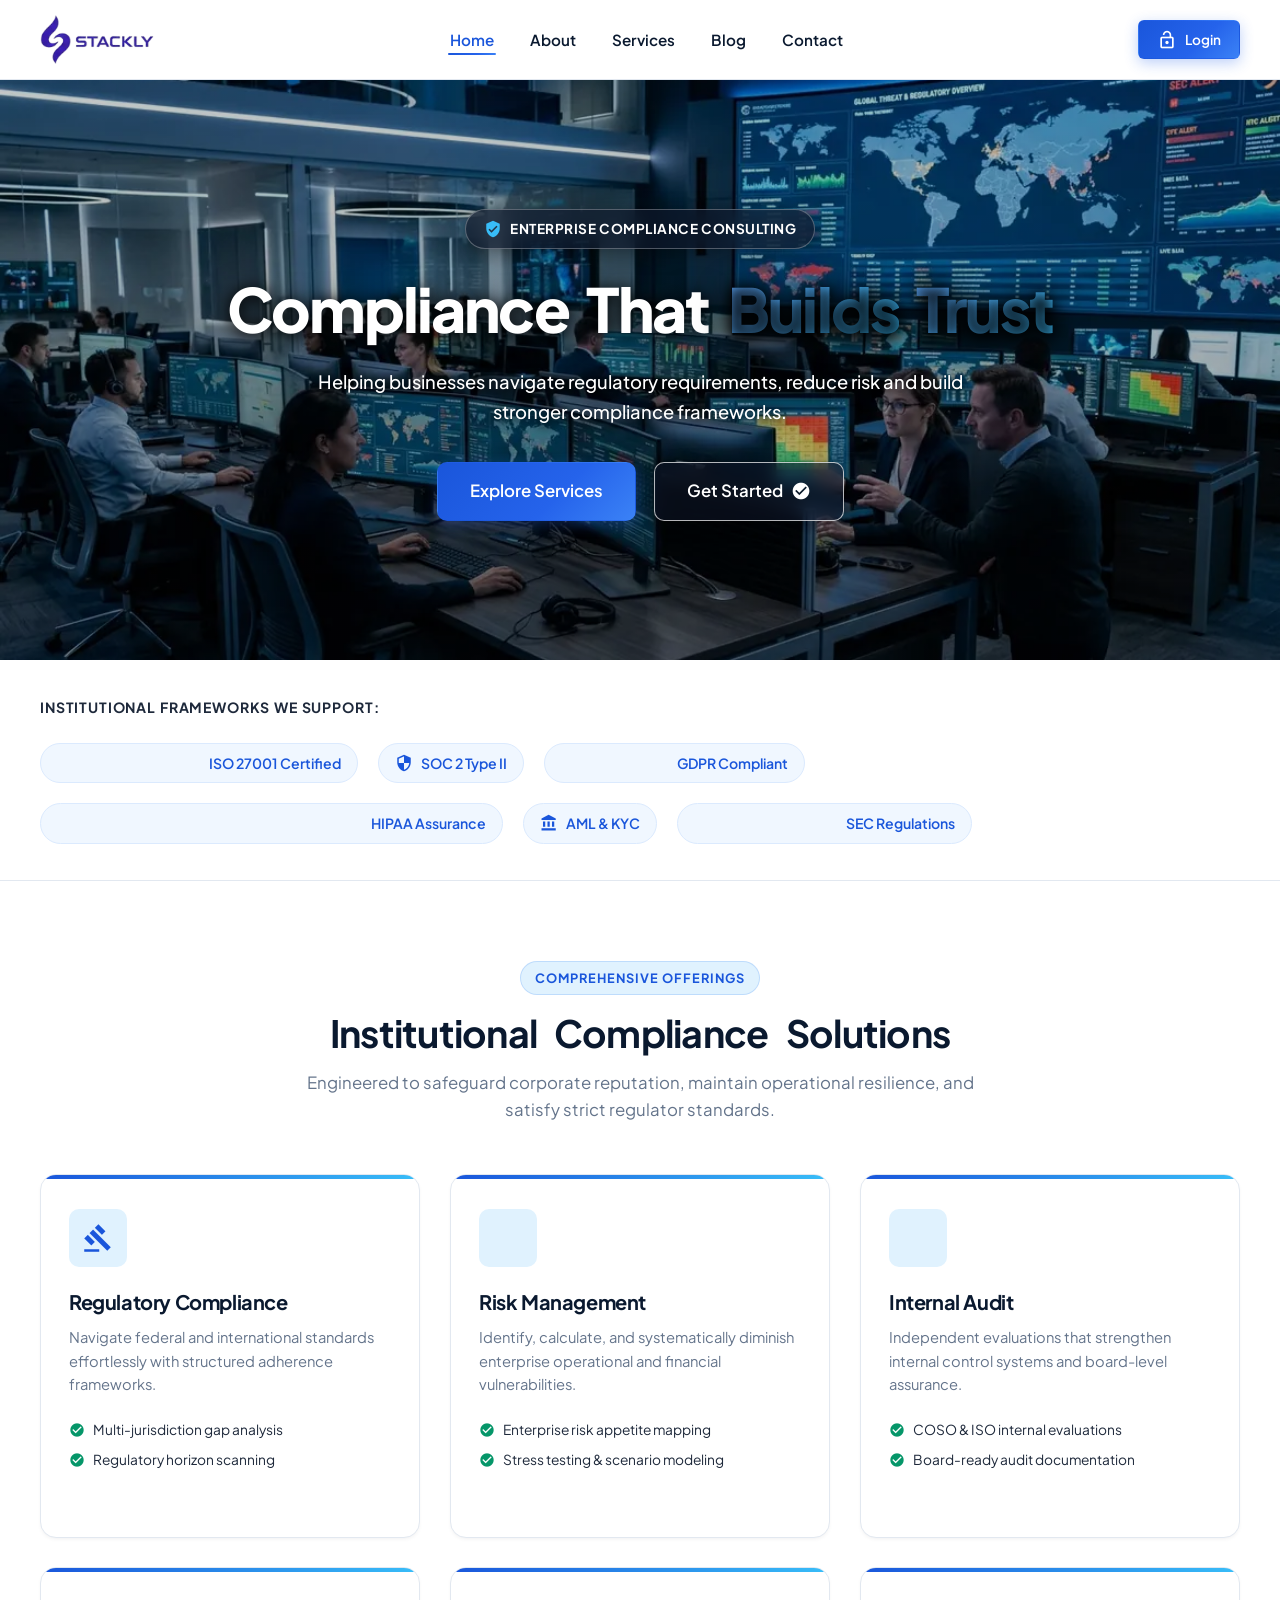
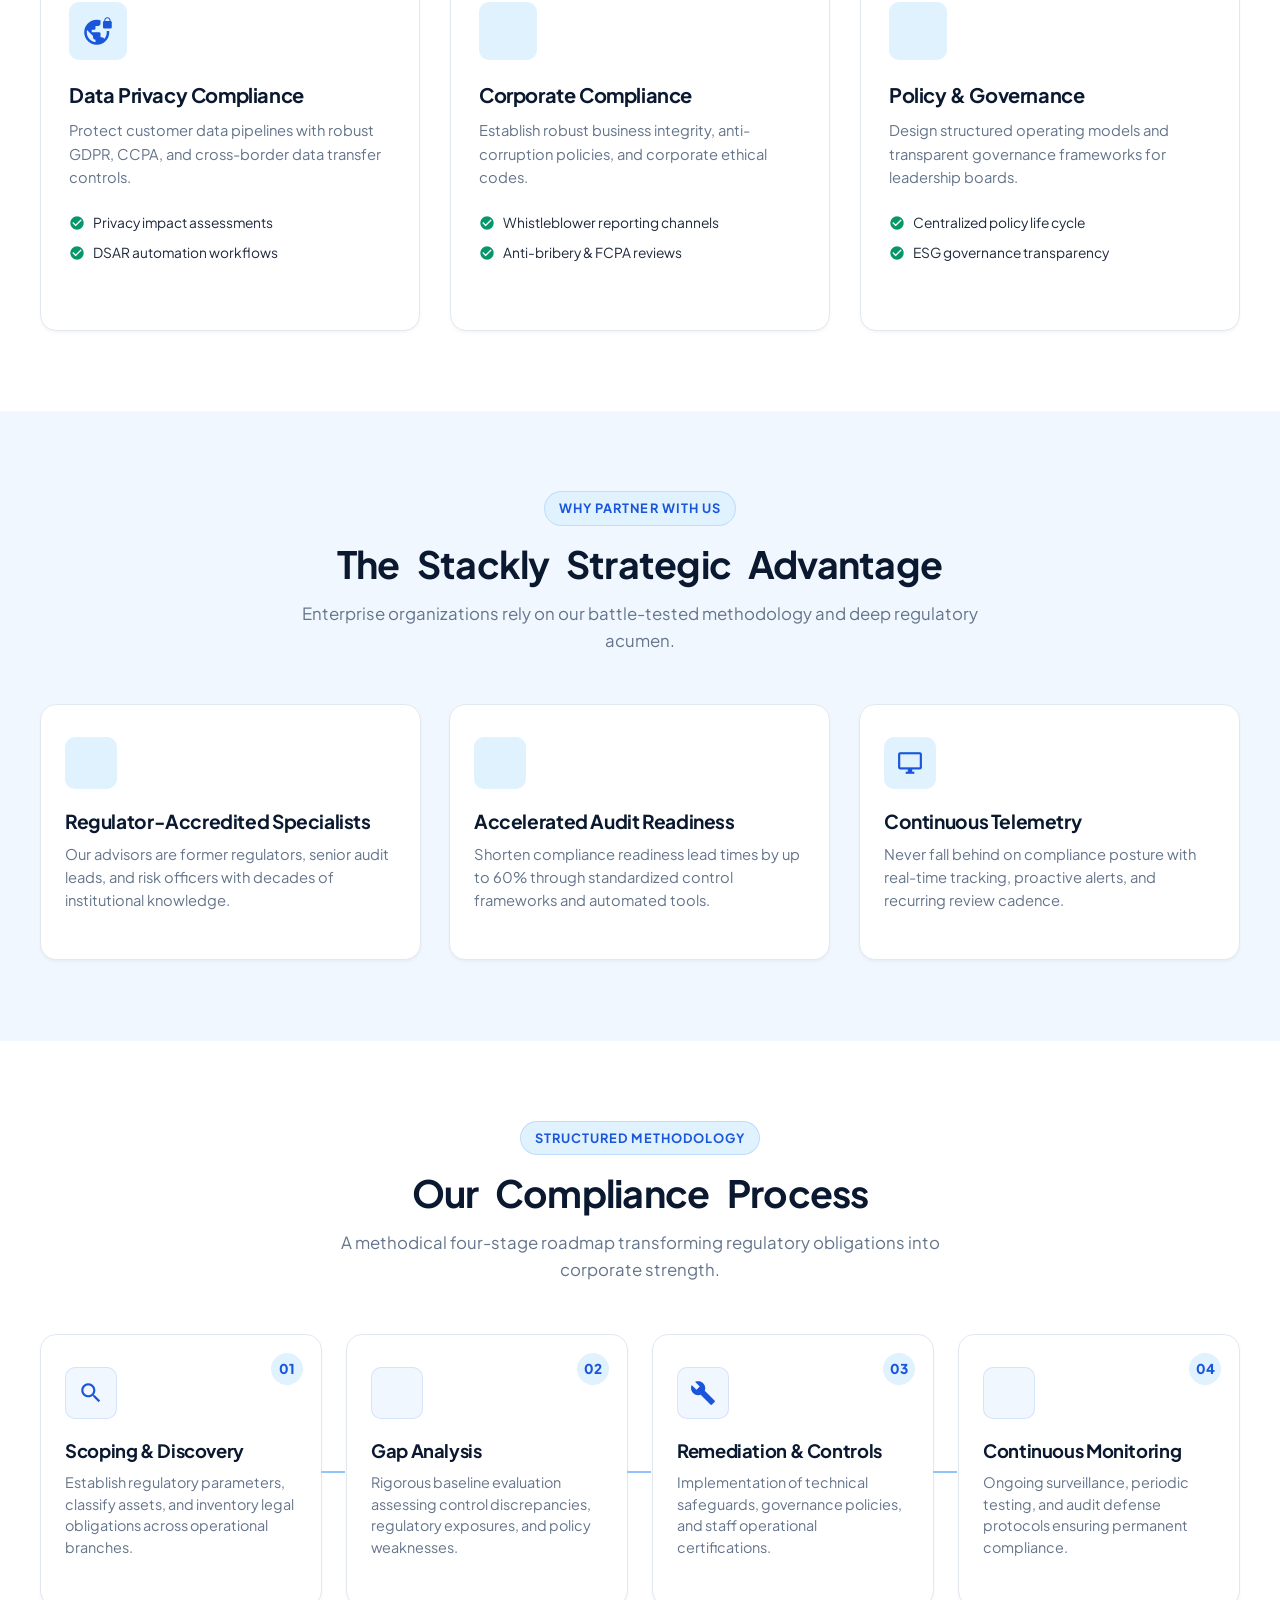
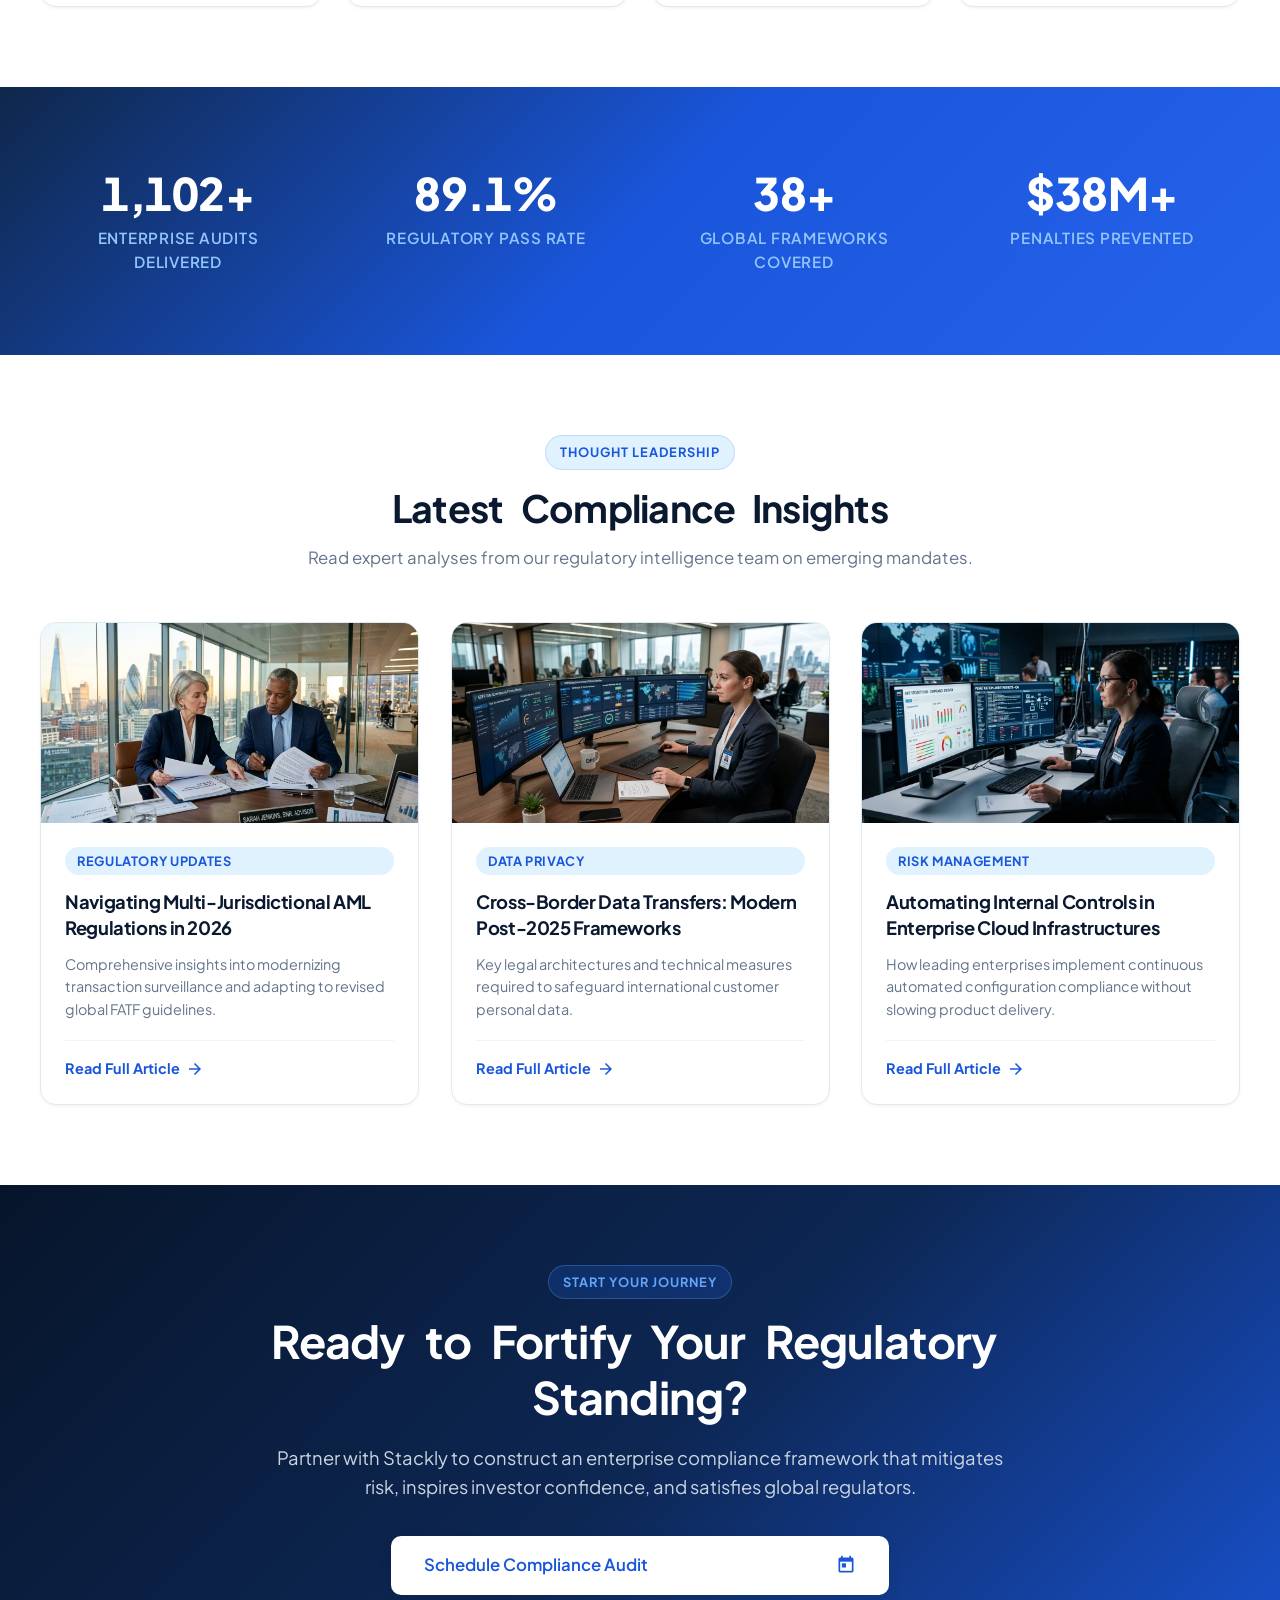
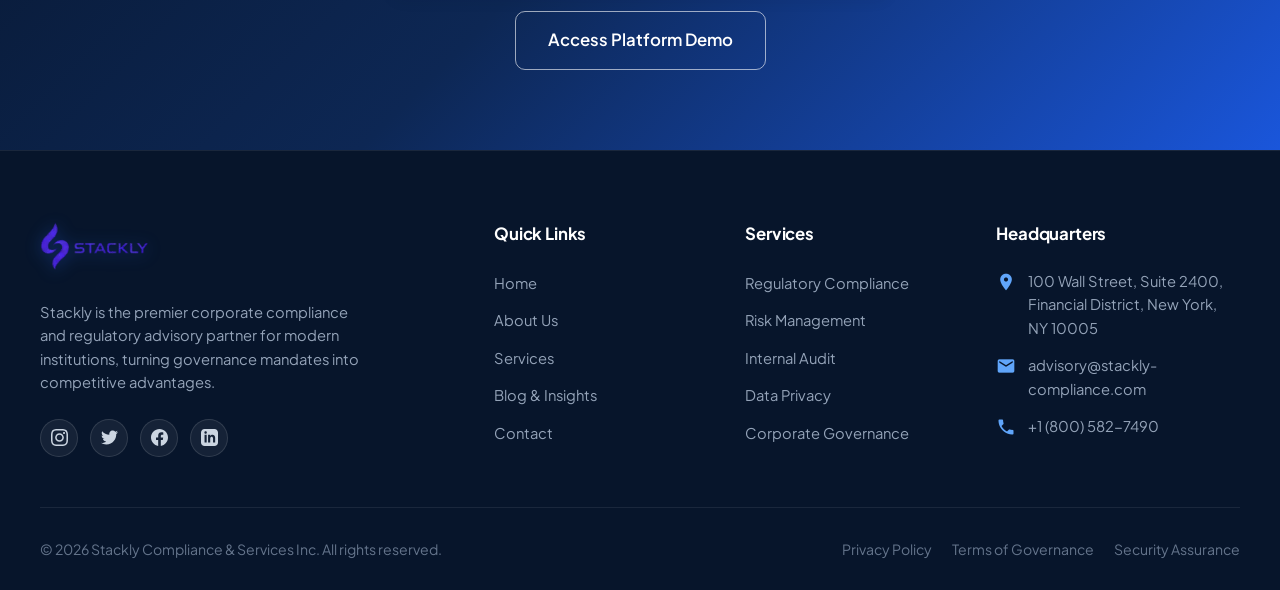
<file: index.html>
<!DOCTYPE html>
<html lang="en">
<head>
  <meta charset="UTF-8">
  <meta name="viewport" content="width=device-width, initial-scale=1.0">
  <title>Stackly | Compliance That Builds Trust - Corporate Compliance & Advisory</title>
  <meta name="description" content="Helping businesses navigate regulatory requirements, reduce risk and build stronger compliance frameworks with enterprise compliance consulting.">
  <link rel="stylesheet" href="css/main.css">
  <link rel="stylesheet" href="css/pages.css">
</head>
<body>

  <!-- UNIQUE PRELOADER -->
  <div class="preloader" id="sitePreloader">
    <div class="preloader-shield-wrapper">
      <div class="preloader-ring"></div>
      <div class="preloader-ring-outer"></div>
      <img src="assets/logo.webp" alt="Stackly Compliance" class="preloader-logo">
    </div>
    <div class="preloader-title">Stackly Compliance</div>
    <div class="preloader-subtext">Enterprise Governance & Regulatory Advisory</div>
    <div class="preloader-progress-bar">
      <div class="preloader-progress-fill"></div>
    </div>
  </div>

  <!-- HEADER & NAVIGATION -->
  <header class="site-header">
    <div class="container navbar">
      <a href="index.html" class="brand-logo" id="brandLogoHome">
        <img src="assets/logo.webp" alt="Stackly Logo">
      </a>

      <nav>
        <ul class="nav-menu" id="primaryNavMenu">
          <li><a href="index.html" class="nav-link active">Home</a></li>
          <li><a href="about.html" class="nav-link">About</a></li>
          <li><a href="services.html" class="nav-link">Services</a></li>
          <li><a href="blog.html" class="nav-link">Blog</a></li>
          <li><a href="contact.html" class="nav-link">Contact</a></li>
        </ul>
      </nav>

      <div class="nav-actions">
        <a href="login.html" class="btn btn-primary btn-sm btn-login-desktop" id="navLoginBtn">
          <span class="material-icons">lock_open</span>
          <span>Login</span>
        </a>
        <button class="nav-hamburger" id="mobileMenuBtn" aria-label="Open Navigation Menu">
          <span class="material-icons">menu</span>
        </button>
      </div>
    </div>
  </header>

  <!-- MOBILE NAVIGATION DRAWER -->
  <div class="mobile-menu-overlay" id="mobileMenuOverlay"></div>
  <aside class="mobile-drawer" id="mobileDrawer">
    <div class="mobile-drawer-header">
      <a href="index.html" class="brand-logo">
        <img src="assets/logo.webp" alt="Stackly Logo">
      </a>
      <button class="mobile-drawer-close" id="mobileDrawerClose" aria-label="Close Navigation Menu">
        <span class="material-icons">close</span>
      </button>
    </div>
    <ul class="mobile-nav-links">
      <li><a href="index.html" class="mobile-nav-link active"><span>Home</span></a></li>
      <li><a href="about.html" class="mobile-nav-link"><span>About</span></a></li>
      <li><a href="services.html" class="mobile-nav-link"><span>Services</span></a></li>
      <li><a href="blog.html" class="mobile-nav-link"><span>Blog</span></a></li>
      <li><a href="contact.html" class="mobile-nav-link"><span>Contact</span></a></li>
    </ul>
    <div class="mobile-drawer-footer">
      <a href="login.html" class="btn btn-primary btn-full">
        <span class="material-icons">lock_open</span>
        <span>Login</span>
      </a>
    </div>
  </aside>

  <main>
    <!-- HERO SECTION -->
    <!-- HERO SECTION WITH 5-IMAGE 2S CONTINUOUS SLIDER & CHOREOGRAPHED ANIMATIONS -->
    <section class="hero-section">
      <!-- 5-IMAGE CONTINUOUS BACKGROUND SLIDER (2s transition interval) -->
      <div class="hero-bg-slider" id="heroBgSlider">
        <div class="hero-slide active" style="background-image: url('assets/hero_boardroom.webp');"></div>
        <div class="hero-slide" style="background-image: url('assets/hero_security_center.webp');"></div>
        <div class="hero-slide" style="background-image: url('assets/hero_audit_advisors.webp');"></div>
        <div class="hero-slide" style="background-image: url('assets/hero_financial_hq.webp');"></div>
        <div class="hero-slide" style="background-image: url('assets/hero_data_privacy.webp');"></div>
      </div>
      <div class="hero-bg-overlay"></div>
      <div class="hero-bg-glow"></div>

      <div class="container" style="position: relative; z-index: 3;">
        <div class="hero-centered-content">
          <!-- BADGE -->
          <div class="hero-badge anim-badge" style="--delay: 0.05s;">
            <span class="material-icons">verified_user</span>
            <span>Enterprise Compliance Consulting</span>
          </div>

          <!-- TITLE WITH CHOREOGRAPHED WHITE AND BLUE WORD ENTRANCES -->
          <h1 class="hero-title">
            <span class="hero-white-group">
              <span class="anim-word-left" style="--delay: 0.15s;">Compliance</span>
              <span class="anim-word-left" style="--delay: 0.35s;">That</span>
            </span>
            <span class="hero-blue-group">
              <span class="anim-word-right" style="--delay: 0.65s;">Builds</span>
              <span class="anim-word-right" style="--delay: 0.85s;">Trust</span>
            </span>
          </h1>

          <!-- SMALL WHITE LETTERS (SUBTITLE) COMING FROM LEFT -->
          <p class="hero-subtitle anim-text-left" style="--delay: 1.05s;">
            Helping businesses navigate regulatory requirements, reduce risk and build stronger compliance frameworks.
          </p>

          <!-- ACTIONS: LEFT BUTTON FROM LEFT, RIGHT BUTTON FROM RIGHT, BOTH NAVIGATING TO 404.html -->
          <div class="hero-actions-centered">
            <a href="404.html" class="btn btn-primary btn-lg anim-btn-left" id="heroExploreServicesBtn" style="--delay: 1.35s;">
              <span>Explore Services</span>
            </a>
            <a href="404.html" class="btn btn-white-outline btn-lg anim-btn-right" id="heroGetStartedBtn" style="--delay: 1.5s;">
              <span>Get Started</span>
              <span class="material-icons">check_circle</span>
            </a>
          </div>
        </div>
      </div>
    </section>

    <!-- TRUST / CREDIBILITY STRIP -->
    <section class="trust-strip">
      <div class="container trust-wrapper">
        <div class="trust-label">Institutional Frameworks We Support:</div>
        <div class="trust-badges-grid">
          <div class="trust-badge-pill"><span class="material-icons">verified</span> ISO 27001 Certified</div>
          <div class="trust-badge-pill"><span class="material-icons">security</span> SOC 2 Type II</div>
          <div class="trust-badge-pill"><span class="material-icons">policy</span> GDPR Compliant</div>
          <div class="trust-badge-pill"><span class="material-icons">health_and_safety</span> HIPAA Assurance</div>
          <div class="trust-badge-pill"><span class="material-icons">account_balance</span> AML & KYC</div>
          <div class="trust-badge-pill"><span class="material-icons">insights</span> SEC Regulations</div>
        </div>
      </div>
    </section>

    <!-- COMPLIANCE SERVICES OVERVIEW -->
    <section class="section section-light" id="servicesOverview">
      <div class="container">
        <div class="section-header choreograph-header">
          <div class="section-badge">Comprehensive Offerings</div>
          <h2 class="section-title">
            <span class="heading-word-right" style="--w-idx: 0;">Institutional</span>
            <span class="heading-word-right" style="--w-idx: 1;">Compliance</span>
            <span class="heading-word-right" style="--w-idx: 2;">Solutions</span>
          </h2>
          <p class="section-subtitle subtitle-sentence-left">
            Engineered to safeguard corporate reputation, maintain operational resilience, and satisfy strict regulator standards.
          </p>
        </div>

        <div class="services-catalog-grid">
          <!-- Card 1: Regulatory Compliance (comes from LEFT) -->
          <div class="service-card card-from-left">
            <div class="service-card-hover-media" aria-label="Regulatory Compliance">
              <img src="assets/services_consulting.webp" alt="Regulatory Compliance Consulting" class="hover-media-img" loading="lazy">
            </div>
            <div class="card-accent-top"></div>
            <div class="service-icon-box"><span class="material-icons">gavel</span></div>
            <h3 class="service-card-title">Regulatory Compliance</h3>
            <p class="service-card-desc">Navigate federal and international standards effortlessly with structured adherence frameworks.</p>
            <ul class="service-features-list">
              <li class="service-feature-item"><span class="material-icons">check_circle</span> Multi-jurisdiction gap analysis</li>
              <li class="service-feature-item"><span class="material-icons">check_circle</span> Regulatory horizon scanning</li>
            </ul>
            <a href="404.html" class="btn-learn-more">
              <span>Learn More</span>
            </a>
          </div>

          <!-- Card 2: Risk Management (comes from UP / TOP) -->
          <div class="service-card card-from-up">
            <div class="service-card-hover-media" aria-label="Risk Management">
              <img src="assets/risk_cyber.webp" alt="Enterprise Risk Management" class="hover-media-img" loading="lazy">
            </div>
            <div class="card-accent-top"></div>
            <div class="service-icon-box"><span class="material-icons">shield</span></div>
            <h3 class="service-card-title">Risk Management</h3>
            <p class="service-card-desc">Identify, calculate, and systematically diminish enterprise operational and financial vulnerabilities.</p>
            <ul class="service-features-list">
              <li class="service-feature-item"><span class="material-icons">check_circle</span> Enterprise risk appetite mapping</li>
              <li class="service-feature-item"><span class="material-icons">check_circle</span> Stress testing & scenario modeling</li>
            </ul>
            <a href="404.html" class="btn-learn-more">
              <span>Learn More</span>
            </a>
          </div>

          <!-- Card 3: Internal Audit (comes from RIGHT) -->
          <div class="service-card card-from-right">
            <div class="service-card-hover-media" aria-label="Internal Audit">
              <img src="assets/hero_audit_advisors.webp" alt="Internal Audit & Advisory" class="hover-media-img" loading="lazy">
            </div>
            <div class="card-accent-top"></div>
            <div class="service-icon-box"><span class="material-icons">fact_check</span></div>
            <h3 class="service-card-title">Internal Audit</h3>
            <p class="service-card-desc">Independent evaluations that strengthen internal control systems and board-level assurance.</p>
            <ul class="service-features-list">
              <li class="service-feature-item"><span class="material-icons">check_circle</span> COSO & ISO internal evaluations</li>
              <li class="service-feature-item"><span class="material-icons">check_circle</span> Board-ready audit documentation</li>
            </ul>
            <a href="404.html" class="btn-learn-more">
              <span>Learn More</span>
            </a>
          </div>

          <!-- Card 4: Data Privacy Compliance (comes from LEFT) -->
          <div class="service-card card-from-left">
            <div class="service-card-hover-media" aria-label="Data Privacy Compliance">
              <img src="assets/hero_data_privacy.webp" alt="Data Privacy Compliance" class="hover-media-img" loading="lazy">
            </div>
            <div class="card-accent-top"></div>
            <div class="service-icon-box"><span class="material-icons">vpn_lock</span></div>
            <h3 class="service-card-title">Data Privacy Compliance</h3>
            <p class="service-card-desc">Protect customer data pipelines with robust GDPR, CCPA, and cross-border data transfer controls.</p>
            <ul class="service-features-list">
              <li class="service-feature-item"><span class="material-icons">check_circle</span> Privacy impact assessments</li>
              <li class="service-feature-item"><span class="material-icons">check_circle</span> DSAR automation workflows</li>
            </ul>
            <a href="404.html" class="btn-learn-more">
              <span>Learn More</span>
            </a>
          </div>

          <!-- Card 5: Corporate Compliance (comes from DOWN / BOTTOM) -->
          <div class="service-card card-from-down">
            <div class="service-card-hover-media" aria-label="Corporate Compliance">
              <img src="assets/hero_boardroom.webp" alt="Corporate Compliance & Ethics" class="hover-media-img" loading="lazy">
            </div>
            <div class="card-accent-top"></div>
            <div class="service-icon-box"><span class="material-icons">corporate_fare</span></div>
            <h3 class="service-card-title">Corporate Compliance</h3>
            <p class="service-card-desc">Establish robust business integrity, anti-corruption policies, and corporate ethical codes.</p>
            <ul class="service-features-list">
              <li class="service-feature-item"><span class="material-icons">check_circle</span> Whistleblower reporting channels</li>
              <li class="service-feature-item"><span class="material-icons">check_circle</span> Anti-bribery & FCPA reviews</li>
            </ul>
            <a href="404.html" class="btn-learn-more">
              <span>Learn More</span>
            </a>
          </div>

          <!-- Card 6: Policy & Governance (comes from RIGHT) -->
          <div class="service-card card-from-right">
            <div class="service-card-hover-media" aria-label="Policy & Governance">
              <img src="assets/governance_board.webp" alt="Policy & Governance Architecture" class="hover-media-img" loading="lazy">
            </div>
            <div class="card-accent-top"></div>
            <div class="service-icon-box"><span class="material-icons">policy</span></div>
            <h3 class="service-card-title">Policy & Governance</h3>
            <p class="service-card-desc">Design structured operating models and transparent governance frameworks for leadership boards.</p>
            <ul class="service-features-list">
              <li class="service-feature-item"><span class="material-icons">check_circle</span> Centralized policy life cycle</li>
              <li class="service-feature-item"><span class="material-icons">check_circle</span> ESG governance transparency</li>
            </ul>
            <a href="404.html" class="btn-learn-more">
              <span>Learn More</span>
            </a>
          </div>
        </div>
      </div>
    </section>

    <!-- WHY CHOOSE STACKLY -->
    <section class="section section-tint">
      <div class="container">
        <div class="section-header choreograph-header">
          <div class="section-badge">Why Partner With Us</div>
          <h2 class="section-title">
            <span class="heading-word-right" style="--w-idx: 0;">The</span>
            <span class="heading-word-right" style="--w-idx: 1;">Stackly</span>
            <span class="heading-word-right" style="--w-idx: 2;">Strategic</span>
            <span class="heading-word-right" style="--w-idx: 3;">Advantage</span>
          </h2>
          <p class="section-subtitle subtitle-sentence-left">
            Enterprise organizations rely on our battle-tested methodology and deep regulatory acumen.
          </p>
        </div>

        <div class="industry-grid">
          <!-- Card 1: Regulator-Accredited Specialists (comes from LEFT) -->
          <div class="industry-card card-from-left">
            <div class="service-card-hover-media" aria-label="Regulator-Accredited Specialists">
              <img src="assets/hero_audit_advisors.webp" alt="Regulator-Accredited Specialists" class="hover-media-img" loading="lazy">
            </div>
            <div class="industry-card-icon"><span class="material-icons">military_tech</span></div>
            <h3 class="industry-card-title">Regulator-Accredited Specialists</h3>
            <p class="industry-card-desc">Our advisors are former regulators, senior audit leads, and risk officers with decades of institutional knowledge.</p>
            <a href="404.html" class="btn-learn-more"><span>Learn More</span></a>
          </div>

          <!-- Card 2: Accelerated Audit Readiness (comes from DOWN / BOTTOM) -->
          <div class="industry-card card-from-down">
            <div class="service-card-hover-media" aria-label="Accelerated Audit Readiness">
              <img src="assets/services_consulting.webp" alt="Accelerated Audit Readiness" class="hover-media-img" loading="lazy">
            </div>
            <div class="industry-card-icon"><span class="material-icons">speed</span></div>
            <h3 class="industry-card-title">Accelerated Audit Readiness</h3>
            <p class="industry-card-desc">Shorten compliance readiness lead times by up to 60% through standardized control frameworks and automated tools.</p>
            <a href="404.html" class="btn-learn-more"><span>Learn More</span></a>
          </div>

          <!-- Card 3: Continuous Telemetry (comes from RIGHT, computer icon properly centered) -->
          <div class="industry-card card-from-right">
            <div class="service-card-hover-media" aria-label="Continuous Telemetry">
              <img src="assets/risk_cyber.webp" alt="Continuous Telemetry Operations" class="hover-media-img" loading="lazy">
            </div>
            <div class="industry-card-icon"><span class="material-icons">desktop_windows</span></div>
            <h3 class="industry-card-title">Continuous Telemetry</h3>
            <p class="industry-card-desc">Never fall behind on compliance posture with real-time tracking, proactive alerts, and recurring review cadence.</p>
            <a href="404.html" class="btn-learn-more"><span>Learn More</span></a>
          </div>
        </div>
      </div>
    </section>

    <!-- COMPLIANCE PROCESS (4 STEPS - ZERO UNICODE ARROWS) -->
    <section class="section section-light">
      <div class="container">
        <div class="section-header choreograph-header">
          <div class="section-badge">Structured Methodology</div>
          <h2 class="section-title">
            <span class="heading-word-right" style="--w-idx: 0;">Our</span>
            <span class="heading-word-right" style="--w-idx: 1;">Compliance</span>
            <span class="heading-word-right" style="--w-idx: 2;">Process</span>
          </h2>
          <p class="section-subtitle subtitle-sentence-left">
            A methodical four-stage roadmap transforming regulatory obligations into corporate strength.
          </p>
        </div>

        <div class="process-flow">
          <!-- Step 1: Scoping & Discovery (Search Icon) -->
          <div class="process-step-card">
            <div class="step-num-badge">01</div>
            <div class="step-icon-wrap"><span class="material-icons">search</span></div>
            <h3 class="step-title">Scoping & Discovery</h3>
            <p class="step-desc">Establish regulatory parameters, classify assets, and inventory legal obligations across operational branches.</p>
            <div class="step-connector-line"></div>
          </div>

          <!-- Step 2: Gap Analysis (Graph Icon) -->
          <div class="process-step-card">
            <div class="step-num-badge">02</div>
            <div class="step-icon-wrap"><span class="material-icons">bar_chart</span></div>
            <h3 class="step-title">Gap Analysis</h3>
            <p class="step-desc">Rigorous baseline evaluation assessing control discrepancies, regulatory exposures, and policy weaknesses.</p>
            <div class="step-connector-line"></div>
          </div>

          <!-- Step 3: Remediation & Controls (Settings/Wrench Icon) -->
          <div class="process-step-card">
            <div class="step-num-badge">03</div>
            <div class="step-icon-wrap"><span class="material-icons">build</span></div>
            <h3 class="step-title">Remediation & Controls</h3>
            <p class="step-desc">Implementation of technical safeguards, governance policies, and staff operational certifications.</p>
            <div class="step-connector-line"></div>
          </div>

          <!-- Step 4: Continuous Monitoring (Tick Icon) -->
          <div class="process-step-card">
            <div class="step-num-badge">04</div>
            <div class="step-icon-wrap"><span class="material-icons">verified</span></div>
            <h3 class="step-title">Continuous Monitoring</h3>
            <p class="step-desc">Ongoing surveillance, periodic testing, and audit defense protocols ensuring permanent compliance.</p>
          </div>
        </div>
      </div>
    </section>

    <!-- STATISTICS & ACHIEVEMENTS -->
    <section class="stats-banner" id="statsBanner">
      <div class="container stats-grid">
        <div class="stat-item fade-in-up">
          <div class="stat-item-number" data-target="1200" data-suffix="+" data-format="comma">0+</div>
          <div class="stat-item-label">Enterprise Audits Delivered</div>
        </div>
        <div class="stat-item fade-in-up">
          <div class="stat-item-number" data-target="99.8" data-suffix="%" data-decimals="1">0.0%</div>
          <div class="stat-item-label">Regulatory Pass Rate</div>
        </div>
        <div class="stat-item fade-in-up">
          <div class="stat-item-number" data-target="45" data-suffix="+">0+</div>
          <div class="stat-item-label">Global Frameworks Covered</div>
        </div>
        <div class="stat-item fade-in-up">
          <div class="stat-item-number" data-target="48" data-prefix="$" data-suffix="M+">$0M+</div>
          <div class="stat-item-label">Penalties Prevented</div>
        </div>
      </div>
    </section>

    <!-- LATEST COMPLIANCE INSIGHTS -->
    <section class="section section-light" id="insightsSection">
      <div class="container">
        <div class="section-header choreograph-header">
          <div class="section-badge">Thought Leadership</div>
          <h2 class="section-title">
            <span class="heading-word-right" style="--w-idx: 0;">Latest</span>
            <span class="heading-word-right" style="--w-idx: 1;">Compliance</span>
            <span class="heading-word-right" style="--w-idx: 2;">Insights</span>
          </h2>
          <p class="section-subtitle subtitle-sentence-left">
            Read expert analyses from our regulatory intelligence team on emerging mandates.
          </p>
        </div>

        <div class="blog-grid blog-shuffle-grid" id="blogShuffleGrid">
          <article class="blog-card shuffle-card shuffle-card-1">
            <div class="blog-thumb-wrap">
              <img src="assets/hero_audit_advisors.webp" alt="Regulatory Compliance Insights">
            </div>
            <div class="blog-card-body">
              <div class="blog-category-badge">Regulatory Updates</div>
              <h3 class="blog-card-title">Navigating Multi-Jurisdictional AML Regulations in 2026</h3>
              <p class="blog-card-excerpt">Comprehensive insights into modernizing transaction surveillance and adapting to revised global FATF guidelines.</p>
              <div class="blog-card-footer">
                <a href="404.html" class="btn-read-more">
                  <span>Read Full Article</span>
                  <span class="material-icons">arrow_forward</span>
                </a>
              </div>
            </div>
          </article>

          <article class="blog-card shuffle-card shuffle-card-2">
            <div class="blog-thumb-wrap">
              <img src="assets/hero_data_privacy.webp" alt="Data Privacy Compliance">
            </div>
            <div class="blog-card-body">
              <div class="blog-category-badge">Data Privacy</div>
              <h3 class="blog-card-title">Cross-Border Data Transfers: Modern Post-2025 Frameworks</h3>
              <p class="blog-card-excerpt">Key legal architectures and technical measures required to safeguard international customer personal data.</p>
              <div class="blog-card-footer">
                <a href="404.html" class="btn-read-more">
                  <span>Read Full Article</span>
                  <span class="material-icons">arrow_forward</span>
                </a>
              </div>
            </div>
          </article>

          <article class="blog-card shuffle-card shuffle-card-3">
            <div class="blog-thumb-wrap">
              <img src="assets/risk_cyber.webp" alt="Risk Management In Cloud">
            </div>
            <div class="blog-card-body">
              <div class="blog-category-badge">Risk Management</div>
              <h3 class="blog-card-title">Automating Internal Controls in Enterprise Cloud Infrastructures</h3>
              <p class="blog-card-excerpt">How leading enterprises implement continuous automated configuration compliance without slowing product delivery.</p>
              <div class="blog-card-footer">
                <a href="404.html" class="btn-read-more">
                  <span>Read Full Article</span>
                  <span class="material-icons">arrow_forward</span>
                </a>
              </div>
            </div>
          </article>
        </div>
      </div>
    </section>

    <!-- CALL TO ACTION -->
    <section class="section section-dark cta-section" id="ctaSection">
      <div class="container" style="text-align: center; max-width: 780px;">
        <div class="section-badge">Start Your Journey</div>
        <h2 class="cta-heading" style="font-size: clamp(2rem, 3.5vw, 2.8rem); margin-bottom: 18px;">
          <span class="cta-word-left" style="--cw-idx: 0;">Ready</span>
          <span class="cta-word-left" style="--cw-idx: 1;">to</span>
          <span class="cta-word-left" style="--cw-idx: 2;">Fortify</span>
          <span class="cta-word-left" style="--cw-idx: 3;">Your</span>
          <span class="cta-word-left" style="--cw-idx: 4;">Regulatory</span>
          <span class="cta-word-left" style="--cw-idx: 5;">Standing?</span>
        </h2>
        <p class="cta-sentence-right" style="font-size: 1.15rem; margin-bottom: 34px;">
          Partner with Stackly to construct an enterprise compliance framework that mitigates risk, inspires investor confidence, and satisfies global regulators.
        </p>
        <div style="display: flex; justify-content: center; gap: 16px; flex-wrap: wrap;">
          <a href="404.html" class="btn btn-white btn-lg cta-button-left">
            <span>Schedule Compliance Audit</span>
            <span class="material-icons">calendar_today</span>
          </a>
          <a href="404.html" class="btn btn-white-outline btn-lg cta-button-right">
            <span>Access Platform Demo</span>
          </a>
        </div>
      </div>
    </section>
  </main>

  <!-- FOOTER -->
  <footer class="site-footer">
    <div class="container">
      <div class="footer-grid">
        <div class="footer-brand">
          <a href="index.html" class="brand-logo" style="margin-bottom: 14px;">
            <img src="assets/logo.webp" alt="Stackly Logo">
          </a>
          <p class="footer-desc">
            Stackly is the premier corporate compliance and regulatory advisory partner for modern institutions, turning governance mandates into competitive advantages.
          </p>
          <div class="footer-socials">
            <a href="404.html" class="social-icon-btn" aria-label="Instagram">
              <svg width="18" height="18" viewBox="0 0 24 24" fill="currentColor">
                <path d="M12 2.163c3.204 0 3.584.012 4.85.07 3.252.148 4.771 1.691 4.919 4.919.058 1.265.069 1.645.069 4.849 0 3.205-.012 3.584-.069 4.849-.149 3.225-1.664 4.771-4.919 4.919-1.266.058-1.644.07-4.85.07-3.204 0-3.584-.012-4.849-.07-3.26-.149-4.771-1.699-4.919-4.92-.058-1.265-.07-1.644-.07-4.849 0-3.204.013-3.583.07-4.849.149-3.227 1.664-4.771 4.919-4.919 1.266-.057 1.645-.069 4.849-.069zm0-2.163c-3.259 0-3.667.014-4.947.072-4.358.2-6.78 2.618-6.98 6.98-.059 1.281-.073 1.689-.073 4.948 0 3.259.014 3.668.072 4.948.2 4.358 2.618 6.78 6.98 6.98 1.281.058 1.689.072 4.948.072 3.259 0 3.668-.014 4.948-.072 4.354-.2 6.782-2.618 6.979-6.98.059-1.28.073-1.689.073-4.948 0-3.259-.014-3.667-.072-4.947-.196-4.354-2.617-6.78-6.979-6.98-1.281-.059-1.69-.073-4.949-.073zm0 5.838c-3.403 0-6.162 2.759-6.162 6.162s2.759 6.163 6.162 6.163 6.162-2.759 6.162-6.163c0-3.403-2.759-6.162-6.162-6.162zm0 10.162c-2.209 0-4-1.79-4-4 0-2.209 1.791-4 4-4s4 1.791 4 4c0 2.21-1.791 4-4 4zm6.406-11.845c-.796 0-1.441.645-1.441 1.44s.645 1.44 1.441 1.44c.795 0 1.439-.645 1.439-1.44s-.644-1.44-1.439-1.44z"/>
              </svg>
            </a>
            <a href="404.html" class="social-icon-btn" aria-label="Twitter">
              <svg width="18" height="18" viewBox="0 0 24 24" fill="currentColor">
                <path d="M24 4.557c-.883.392-1.832.656-2.828.775 1.017-.609 1.798-1.574 2.165-2.724-.951.564-2.005.974-3.127 1.195-.897-.957-2.178-1.555-3.594-1.555-3.179 0-5.515 2.966-4.797 6.045-4.091-.205-7.719-2.165-10.148-5.144-1.29 2.213-.669 5.108 1.523 6.574-.806-.026-1.566-.247-2.229-.616-.054 2.281 1.581 4.415 3.949 4.89-.693.188-1.452.232-2.224.084.626 1.956 2.444 3.379 4.6 3.419-2.07 1.623-4.678 2.348-7.29 2.04 2.179 1.397 4.768 2.212 7.548 2.212 9.142 0 14.307-7.721 13.995-14.646.962-.695 1.797-1.562 2.457-2.549z"/>
              </svg>
            </a>
            <a href="404.html" class="social-icon-btn" aria-label="Facebook">
              <svg width="18" height="18" viewBox="0 0 24 24" fill="currentColor">
                <path d="M24 12.073c0-6.627-5.373-12-12-12s-12 5.373-12 12c0 5.99 4.388 10.954 10.125 11.854v-8.385H7.078v-3.47h3.047V9.43c0-3.007 1.792-4.669 4.533-4.669 1.312 0 2.686.235 2.686.235v2.953H15.83c-1.491 0-1.956.925-1.956 1.874v2.25h3.328l-.532 3.47h-2.796v8.385C19.612 23.027 24 18.062 24 12.073z"/>
              </svg>
            </a>
            <a href="404.html" class="social-icon-btn" aria-label="LinkedIn">
              <svg width="18" height="18" viewBox="0 0 24 24" fill="currentColor">
                <path d="M19 0h-14c-2.761 0-5 2.239-5 5v14c0 2.761 2.239 5 5 5h14c2.762 0 5-2.239 5-5v-14c0-2.761-2.238-5-5-5zm-11 19h-3v-11h3v11zm-1.5-12.268c-.966 0-1.75-.79-1.75-1.764s.784-1.764 1.75-1.764 1.75.79 1.75 1.764-.783 1.764-1.75 1.764zm13.5 12.268h-3v-5.604c0-3.368-4-3.113-4 0v5.604h-3v-11h3v1.765c1.396-2.586 7-2.777 7 2.476v6.759z"/>
              </svg>
            </a>
          </div>
        </div>

        <div class="footer-col">
          <div class="footer-heading">Quick Links</div>
          <ul class="footer-links">
            <li><a href="index.html" class="footer-link">Home</a></li>
            <li><a href="about.html" class="footer-link">About Us</a></li>
            <li><a href="services.html" class="footer-link">Services</a></li>
            <li><a href="blog.html" class="footer-link">Blog & Insights</a></li>
            <li><a href="contact.html" class="footer-link">Contact</a></li>
          </ul>
        </div>

        <div class="footer-col">
          <div class="footer-heading">Services</div>
          <ul class="footer-links">
            <li><a href="404.html" class="footer-link">Regulatory Compliance</a></li>
            <li><a href="404.html" class="footer-link">Risk Management</a></li>
            <li><a href="404.html" class="footer-link">Internal Audit</a></li>
            <li><a href="404.html" class="footer-link">Data Privacy</a></li>
            <li><a href="404.html" class="footer-link">Corporate Governance</a></li>
          </ul>
        </div>

        <div class="footer-col">
          <div class="footer-heading">Headquarters</div>
          <div class="footer-contact-item">
            <span class="material-icons">location_on</span>
            <span>100 Wall Street, Suite 2400, Financial District, New York, NY 10005</span>
          </div>
          <div class="footer-contact-item">
            <span class="material-icons">email</span>
            <span>advisory@stackly-compliance.com</span>
          </div>
          <div class="footer-contact-item">
            <span class="material-icons">phone</span>
            <span>+1 (800) 582-7490</span>
          </div>
        </div>
      </div>

      <div class="footer-bottom">
        <div>© 2026 Stackly Compliance & Services Inc. All rights reserved.</div>
        <div class="footer-bottom-links">
          <a href="404.html">Privacy Policy</a>
          <a href="404.html">Terms of Governance</a>
          <a href="404.html">Security Assurance</a>
        </div>
      </div>
    </div>
  </footer>

  <script src="js/main.js"></script>
</body>
</html>
</file>
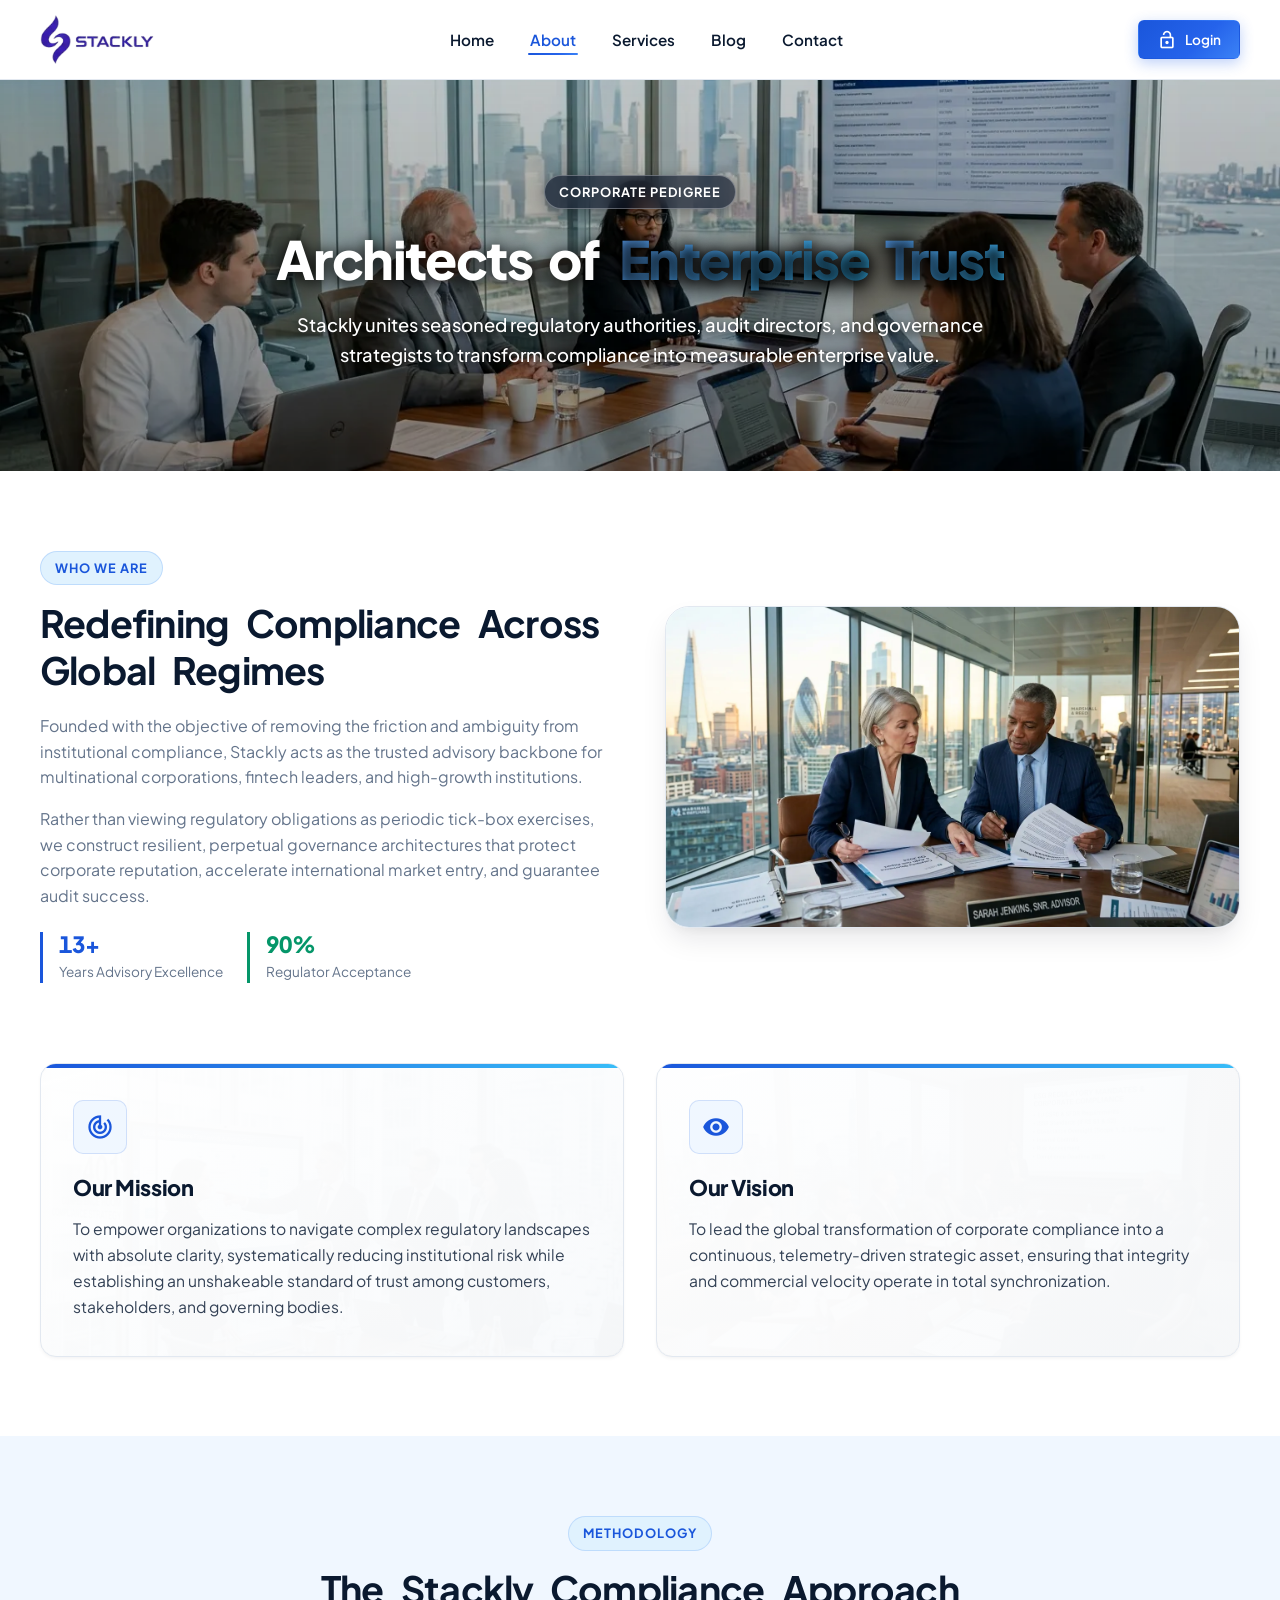
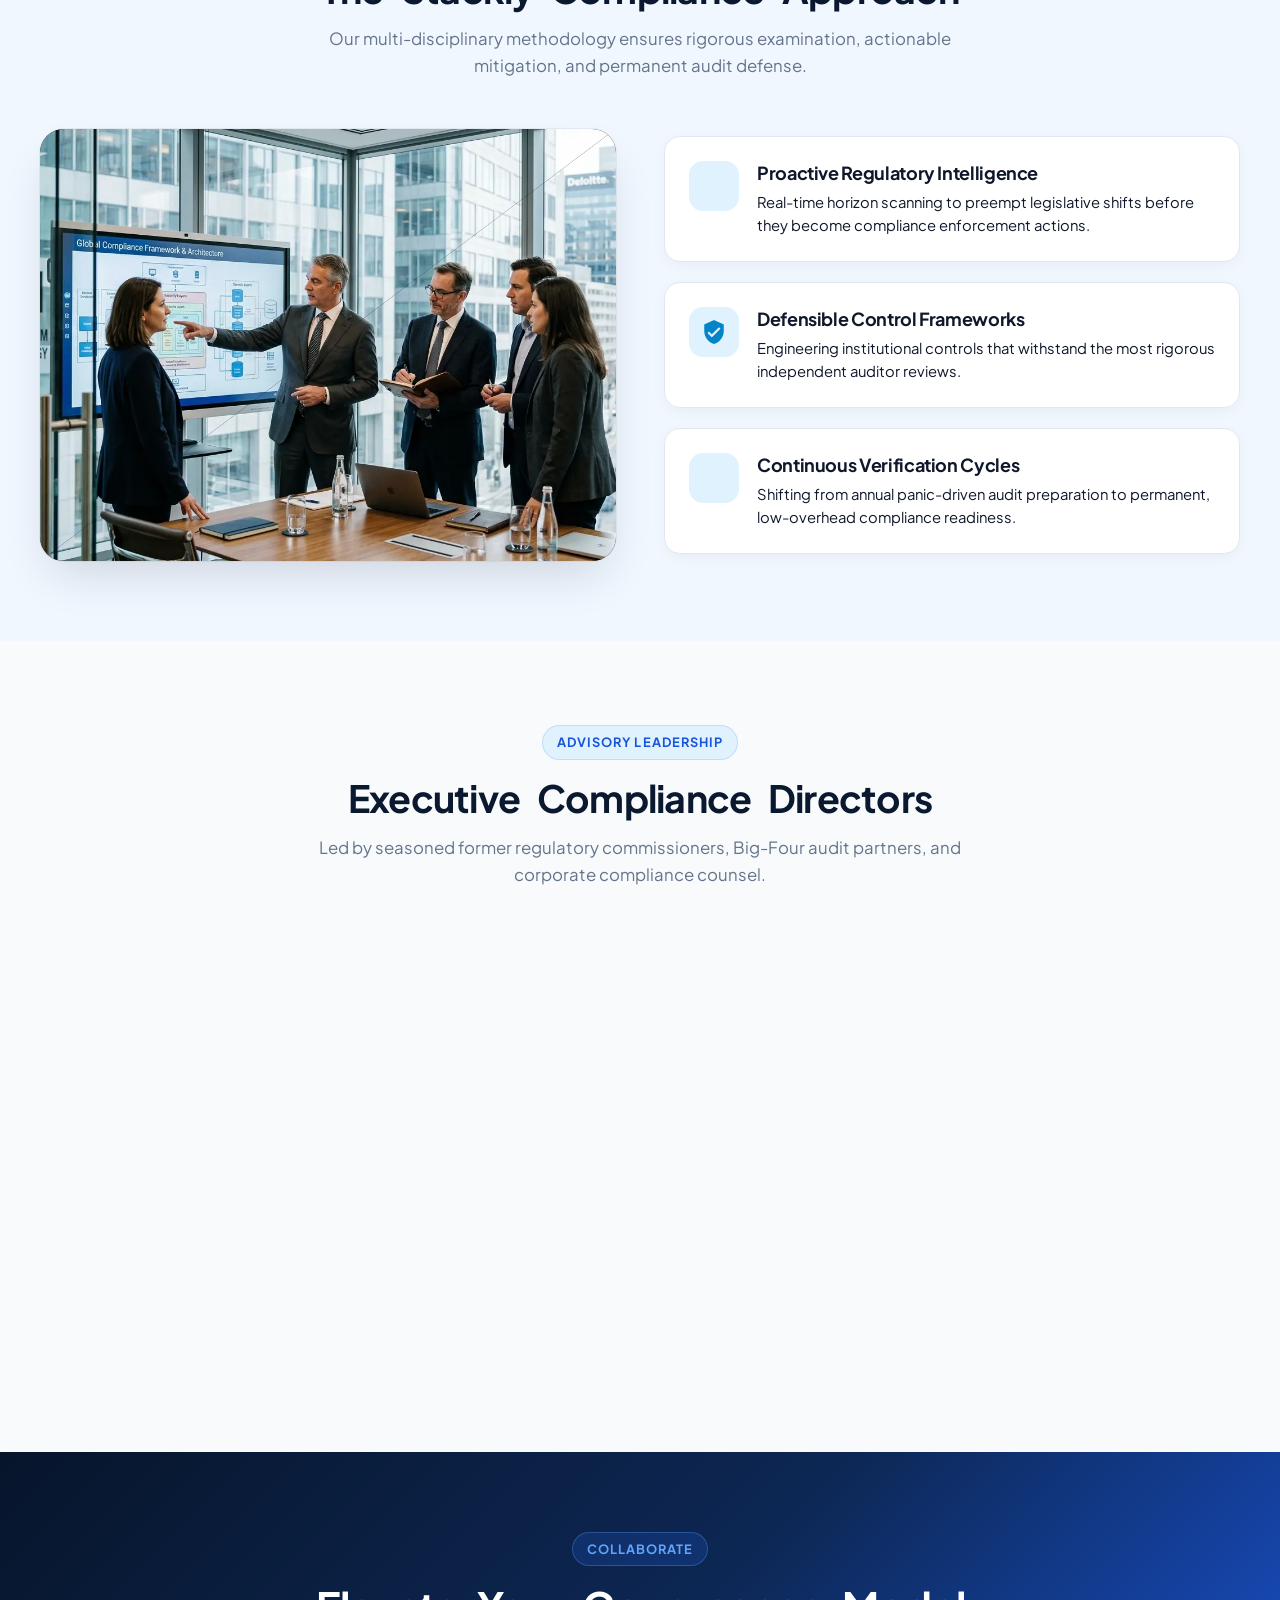
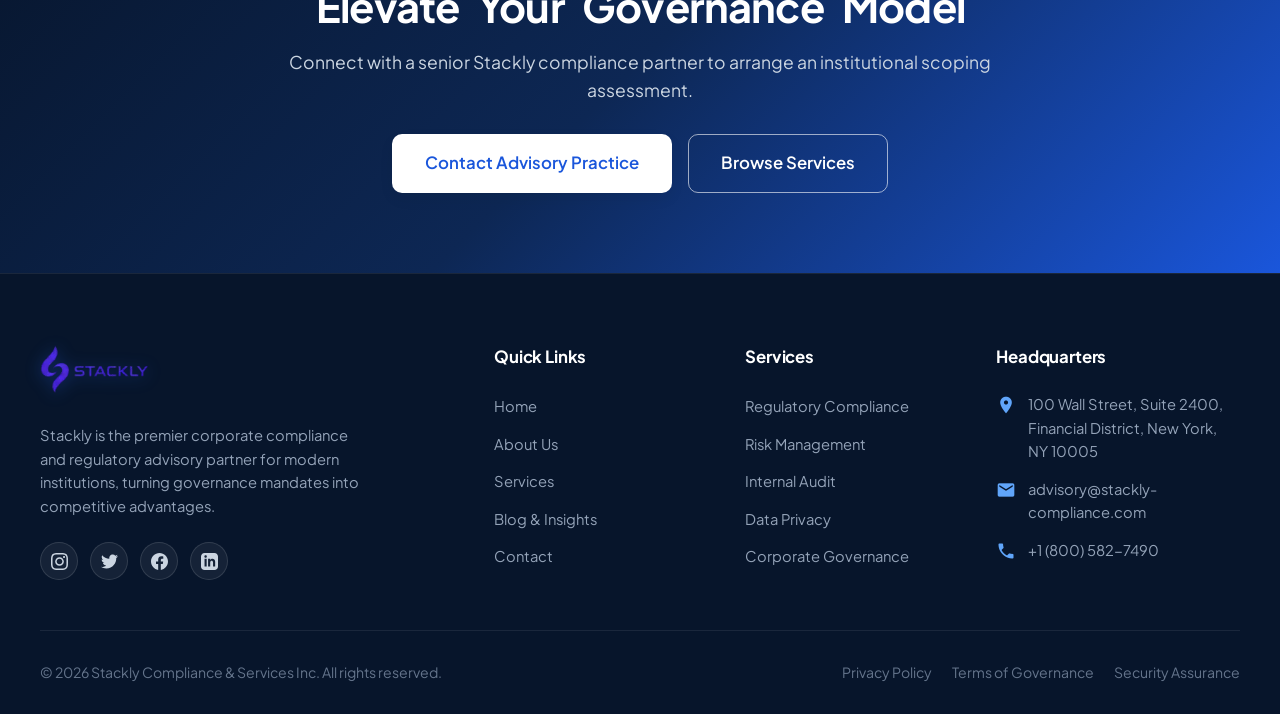
<file: about.html>
<!DOCTYPE html>
<html lang="en">
<head>
  <meta charset="UTF-8">
  <meta name="viewport" content="width=device-width, initial-scale=1.0">
  <title>About Stackly | Institutional Governance & Regulatory Expertise</title>
  <meta name="description" content="Discover how Stackly delivers premier regulatory compliance, enterprise risk management, and governance advisory to global institutions.">
  <link rel="stylesheet" href="css/main.css">
  <link rel="stylesheet" href="css/pages.css">
</head>
<body>

  <!-- UNIQUE PRELOADER -->
  <div class="preloader" id="sitePreloader">
    <div class="preloader-shield-wrapper">
      <div class="preloader-ring"></div>
      <div class="preloader-ring-outer"></div>
      <img src="assets/logo.webp" alt="Stackly Compliance" class="preloader-logo">
    </div>
    <div class="preloader-title">Stackly Compliance</div>
    <div class="preloader-subtext">Enterprise Governance & Regulatory Advisory</div>
    <div class="preloader-progress-bar">
      <div class="preloader-progress-fill"></div>
    </div>
  </div>

  <!-- HEADER -->
  <header class="site-header">
    <div class="container navbar">
      <a href="index.html" class="brand-logo">
        <img src="assets/logo.webp" alt="Stackly Logo">
      </a>

      <nav>
        <ul class="nav-menu">
          <li><a href="index.html" class="nav-link">Home</a></li>
          <li><a href="about.html" class="nav-link active">About</a></li>
          <li><a href="services.html" class="nav-link">Services</a></li>
          <li><a href="blog.html" class="nav-link">Blog</a></li>
          <li><a href="contact.html" class="nav-link">Contact</a></li>
        </ul>
      </nav>

      <div class="nav-actions">
        <a href="login.html" class="btn btn-primary btn-sm btn-login-desktop">
          <span class="material-icons">lock_open</span>
          <span>Login</span>
        </a>
        <button class="nav-hamburger" id="mobileMenuBtn" aria-label="Open Navigation Menu">
          <span class="material-icons">menu</span>
        </button>
      </div>
    </div>
  </header>

  <!-- MOBILE NAVIGATION DRAWER -->
  <div class="mobile-menu-overlay" id="mobileMenuOverlay"></div>
  <aside class="mobile-drawer" id="mobileDrawer">
    <div class="mobile-drawer-header">
      <a href="index.html" class="brand-logo">
        <img src="assets/logo.webp" alt="Stackly Logo">
      </a>
      <button class="mobile-drawer-close" id="mobileDrawerClose" aria-label="Close Navigation Menu">
        <span class="material-icons">close</span>
      </button>
    </div>
    <ul class="mobile-nav-links">
      <li><a href="index.html" class="mobile-nav-link"><span>Home</span></a></li>
      <li><a href="about.html" class="mobile-nav-link active"><span>About</span></a></li>
      <li><a href="services.html" class="mobile-nav-link"><span>Services</span></a></li>
      <li><a href="blog.html" class="mobile-nav-link"><span>Blog</span></a></li>
      <li><a href="contact.html" class="mobile-nav-link"><span>Contact</span></a></li>
    </ul>
    <div class="mobile-drawer-footer">
      <a href="login.html" class="btn btn-primary btn-full">
        <span class="material-icons">lock_open</span>
        <span>Login</span>
      </a>
    </div>
  </aside>

  <main>
    <!-- PAGE HERO WITH THEME BACKGROUND IMAGE -->
    <section class="page-hero-banner" style="background-image: url('assets/hero_boardroom.webp');">
      <div class="container">
        <div class="section-badge anim-badge" style="--delay: 0.05s;">Corporate Pedigree</div>
        <h1 class="page-title hero-title">
          <span class="hero-white-group">
            <span class="anim-word-left" style="--delay: 0.15s;">Architects</span>
            <span class="anim-word-left" style="--delay: 0.35s;">of</span>
          </span>
          <span class="hero-blue-group">
            <span class="anim-word-right" style="--delay: 0.65s;">Enterprise</span>
            <span class="anim-word-right" style="--delay: 0.85s;">Trust</span>
          </span>
        </h1>
        <p class="page-subtitle hero-subtitle anim-text-left" style="--delay: 1.05s;">
          Stackly unites seasoned regulatory authorities, audit directors, and governance strategists to transform compliance into measurable enterprise value.
        </p>
      </div>
    </section>

    <!-- COMPANY INTRODUCTION & MISSION/VISION -->
    <section class="section section-light">
      <div class="container">
        <div class="split-feature-grid" style="display: grid; grid-template-columns: 1fr 1fr; gap: 50px; align-items: center; margin-bottom: 80px;">
          <div class="split-content-col choreograph-header">
            <div class="section-badge">Who We Are</div>
            <h2 class="section-title" style="margin-bottom: 20px;">
              <span class="heading-word-right" style="--w-idx: 0;">Redefining</span>
              <span class="heading-word-right" style="--w-idx: 1;">Compliance</span>
              <span class="heading-word-right" style="--w-idx: 2;">Across</span>
              <span class="heading-word-right" style="--w-idx: 3;">Global</span>
              <span class="heading-word-right" style="--w-idx: 4;">Regimes</span>
            </h2>
            <p class="subtitle-sentence-left" style="margin-bottom: 16px;">
              Founded with the objective of removing the friction and ambiguity from institutional compliance, Stackly acts as the trusted advisory backbone for multinational corporations, fintech leaders, and high-growth institutions.
            </p>
            <p class="subtitle-sentence-left" style="margin-bottom: 24px; animation-delay: 0.58s;">
              Rather than viewing regulatory obligations as periodic tick-box exercises, we construct resilient, perpetual governance architectures that protect corporate reputation, accelerate international market entry, and guarantee audit success.
            </p>
            <div class="about-stats-row" style="display: flex; gap: 24px;">
              <div class="about-stat-item" style="border-left: 3px solid var(--color-blue-royal); padding-left: 16px;">
                <div class="stat-item-number" data-target="15" data-suffix="+" style="font-size: 1.4rem; color: var(--color-blue-royal); font-weight: 800; margin-bottom: 4px;">0+</div>
                <p style="font-size: 0.85rem; margin-bottom: 0;">Years Advisory Excellence</p>
              </div>
              <div class="about-stat-item" style="border-left: 3px solid var(--color-status-success); padding-left: 16px;">
                <div class="stat-item-number" data-target="100" data-suffix="%" style="font-size: 1.4rem; color: var(--color-status-success); font-weight: 800; margin-bottom: 4px;">0%</div>
                <p style="font-size: 0.85rem; margin-bottom: 0;">Regulator Acceptance</p>
              </div>
            </div>
          </div>

          <div class="split-image-col">
            <div class="crush-open-wrapper" id="aboutHeroImgWrapper">
              <div class="crush-open-image-frame" style="border-radius: var(--radius-xl); overflow: hidden; box-shadow: var(--shadow-lg); border: 1px solid #e2e8f0;">
                <img src="assets/hero_audit_advisors.webp" alt="Stackly Corporate Advisory Leadership" class="crush-open-img">
              </div>
            </div>
          </div>
        </div>

        <!-- MISSION & VISION CARDS -->
        <div class="mission-vision-grid" id="missionVisionGrid">
          <!-- Card 1: Our Mission (Goal Icon, Relevant Strategy Image) -->
          <div class="card mission-vision-card mission-card">
            <div class="mv-card-bg-wrap">
              <img src="assets/services_consulting.webp" alt="Our Mission - Strategic Governance" class="mv-card-bg-img">
              <div class="mv-card-bg-overlay"></div>
            </div>
            <div class="card-accent-top"></div>
            <div class="card-icon mv-icon-wrap">
              <span class="material-icons">track_changes</span>
            </div>
            <h3 class="mv-card-title">Our Mission</h3>
            <p class="mv-card-text">
              To empower organizations to navigate complex regulatory landscapes with absolute clarity, systematically reducing institutional risk while establishing an unshakeable standard of trust among customers, stakeholders, and governing bodies.
            </p>
          </div>

          <!-- Card 2: Our Vision (Eye Icon, Relevant Corporate Horizon Image) -->
          <div class="card mission-vision-card vision-card">
            <div class="mv-card-bg-wrap">
              <img src="assets/governance_board.webp" alt="Our Vision - Continuous Telemetry" class="mv-card-bg-img">
              <div class="mv-card-bg-overlay"></div>
            </div>
            <div class="card-accent-top"></div>
            <div class="card-icon mv-icon-wrap">
              <span class="material-icons">visibility</span>
            </div>
            <h3 class="mv-card-title">Our Vision</h3>
            <p class="mv-card-text">
              To lead the global transformation of corporate compliance into a continuous, telemetry-driven strategic asset, ensuring that integrity and commercial velocity operate in total synchronization.
            </p>
          </div>
        </div>
      </div>
    </section>

    <!-- COMPLIANCE EXPERTISE & APPROACH -->
    <section class="section section-tint approach-section" id="approachSection">
      <div class="container">
        <div class="section-header choreograph-header">
          <div class="section-badge">Methodology</div>
          <h2 class="section-title">
            <span class="heading-word-right" style="--w-idx: 0;">The</span>
            <span class="heading-word-right" style="--w-idx: 1;">Stackly</span>
            <span class="heading-word-right" style="--w-idx: 2;">Compliance</span>
            <span class="heading-word-right" style="--w-idx: 3;">Approach</span>
          </h2>
          <p class="section-subtitle subtitle-sentence-left">
            Our multi-disciplinary methodology ensures rigorous examination, actionable mitigation, and permanent audit defense.
          </p>
        </div>

        <div class="approach-split-grid">
          <!-- Left Column: Diagonal Separated & Joining Image -->
          <div class="approach-image-col">
            <div class="diagonal-split-image-wrap" id="approachDiagonalWrap" role="region" aria-label="Compliance Architecture Showcase" title="Click to replay diagonal separation and join">
              <div class="diagonal-split-stage">
                <!-- Top-Left diagonal slice -->
                <div class="diagonal-slice diagonal-slice-top">
                  <img src="assets/services_consulting.webp" alt="The Stackly Compliance Approach" class="diagonal-img">
                </div>
                <!-- Bottom-Right diagonal slice -->
                <div class="diagonal-slice diagonal-slice-bottom">
                  <img src="assets/services_consulting.webp" alt="The Stackly Compliance Approach" class="diagonal-img">
                </div>
                <!-- Seam Flash Light along diagonal -->
                <div class="diagonal-seam-flash">
                  <svg class="seam-svg" viewBox="0 0 100 100" preserveAspectRatio="none">
                    <defs>
                      <linearGradient id="approachSeamGrad" x1="0" y1="1" x2="1" y2="0">
                        <stop offset="0%" stop-color="#38bdf8" stop-opacity="0" />
                        <stop offset="25%" stop-color="#38bdf8" stop-opacity="0.9" />
                        <stop offset="50%" stop-color="#ffffff" stop-opacity="1" />
                        <stop offset="75%" stop-color="#38bdf8" stop-opacity="0.9" />
                        <stop offset="100%" stop-color="#38bdf8" stop-opacity="0" />
                      </linearGradient>
                    </defs>
                    <line class="seam-line" x1="0" y1="100" x2="100" y2="0" stroke="url(#approachSeamGrad)" stroke-width="2.5" vector-effect="non-scaling-stroke" />
                  </svg>
                </div>
              </div>
              <div class="diagonal-replay-hint">
                <span class="material-icons" style="font-size: 15px;">autorenew</span>
                <span>Click to replay separation</span>
              </div>
            </div>
          </div>

          <!-- Right Column: 3 Cards with directional entrances and enlighten effect -->
          <div class="approach-cards-list" id="approachCardsList">
            <!-- Card 1: from Right side (Search / Policy icon) -->
            <div class="approach-card approach-from-right" data-card-idx="1" tabindex="0" role="button" aria-pressed="false">
              <div class="approach-icon-wrap">
                <span class="material-icons">policy</span>
                <span class="icon-glow-ring"></span>
              </div>
              <div class="approach-content">
                <h3 class="approach-title">Proactive Regulatory Intelligence</h3>
                <p class="approach-desc">Real-time horizon scanning to preempt legislative shifts before they become compliance enforcement actions.</p>
              </div>
            </div>

            <!-- Card 2: Center card from Left side (Safety / Verified user icon) -->
            <div class="approach-card approach-from-left" data-card-idx="2" tabindex="0" role="button" aria-pressed="false">
              <div class="approach-icon-wrap">
                <span class="material-icons">verified_user</span>
                <span class="icon-glow-ring"></span>
              </div>
              <div class="approach-content">
                <h3 class="approach-title">Defensible Control Frameworks</h3>
                <p class="approach-desc">Engineering institutional controls that withstand the most rigorous independent auditor reviews.</p>
              </div>
            </div>

            <!-- Card 3: from Right side (Graph icon) -->
            <div class="approach-card approach-from-right" data-card-idx="3" tabindex="0" role="button" aria-pressed="false">
              <div class="approach-icon-wrap">
                <span class="material-icons">auto_graph</span>
                <span class="icon-glow-ring"></span>
              </div>
              <div class="approach-content">
                <h3 class="approach-title">Continuous Verification Cycles</h3>
                <p class="approach-desc">Shifting from annual panic-driven audit preparation to permanent, low-overhead compliance readiness.</p>
              </div>
            </div>
          </div>
        </div>
      </div>
    </section>

    <!-- LEADERSHIP & PROFESSIONAL TEAM -->
    <section class="section section-light leaders-section" id="leadersSection">
      <div class="container">
        <div class="section-header choreograph-header">
          <div class="section-badge">Advisory Leadership</div>
          <h2 class="section-title">
            <span class="heading-word-right" style="--w-idx: 0;">Executive</span>
            <span class="heading-word-right" style="--w-idx: 1;">Compliance</span>
            <span class="heading-word-right" style="--w-idx: 2;">Directors</span>
          </h2>
          <p class="section-subtitle subtitle-sentence-left">
            Led by seasoned former regulatory commissioners, Big-Four audit partners, and corporate compliance counsel.
          </p>
        </div>
      </div>

      <!-- Live Running Horizontal Continuous Carousel / Marquee -->
      <div class="leaders-marquee-wrapper" id="leadersMarquee">
        <div class="leaders-marquee-track" id="leadersTrack">
          <!-- CARD 1: Eleanor Vance -->
          <div class="leader-card" tabindex="0" role="button" aria-pressed="false">
            <div class="leader-avatar-wrap">
              <img src="assets/leader_eleanor_vance.webp" alt="Eleanor Vance" class="leader-avatar-img">
              <span class="avatar-glow-ring"></span>
            </div>
            <h3 class="leader-name">Eleanor Vance</h3>
            <p class="leader-role">Chief Regulatory Officer</p>
            <p class="leader-bio">Former Senior Compliance Counsel with 20+ years leading cross-border financial governance frameworks.</p>
          </div>

          <!-- CARD 2: Marcus Sterling -->
          <div class="leader-card" tabindex="0" role="button" aria-pressed="false">
            <div class="leader-avatar-wrap">
              <img src="assets/leader_marcus_sterling.webp" alt="Marcus Sterling" class="leader-avatar-img">
              <span class="avatar-glow-ring"></span>
            </div>
            <h3 class="leader-name">Marcus Sterling</h3>
            <p class="leader-role">Head of Enterprise Audit</p>
            <p class="leader-bio">Ex-Big 4 Lead Partner specializing in COSO, SOX 404, and automated internal control transformations.</p>
          </div>

          <!-- CARD 3: Dr. Aris Thorne -->
          <div class="leader-card" tabindex="0" role="button" aria-pressed="false">
            <div class="leader-avatar-wrap">
              <img src="assets/leader_aris_thorne.webp" alt="Dr. Aris Thorne" class="leader-avatar-img">
              <span class="avatar-glow-ring"></span>
            </div>
            <h3 class="leader-name">Dr. Aris Thorne</h3>
            <p class="leader-role">Director of Data Privacy</p>
            <p class="leader-bio">Leading authority on GDPR, international data transfers, AI governance, and cybersecurity regulatory compliance.</p>
          </div>

          <!-- CARD 4: Sophia Chen (Added 4th Director) -->
          <div class="leader-card" tabindex="0" role="button" aria-pressed="false">
            <div class="leader-avatar-wrap">
              <img src="assets/leader_sophia_chen.webp" alt="Sophia Chen" class="leader-avatar-img">
              <span class="avatar-glow-ring"></span>
            </div>
            <h3 class="leader-name">Sophia Chen</h3>
            <p class="leader-role">Global Head of Sanctions & AML</p>
            <p class="leader-bio">Former Federal Regulatory Advisor with deep expertise in BSA/AML enforcement, OFAC sanctions, and illicit finance surveillance.</p>
          </div>

          <!-- REPEATED SET 1 FOR CONTINUOUS SEAMLESS RUNNING -->
          <div class="leader-card" tabindex="0" role="button" aria-pressed="false" aria-hidden="true">
            <div class="leader-avatar-wrap">
              <img src="assets/leader_eleanor_vance.webp" alt="Eleanor Vance" class="leader-avatar-img">
              <span class="avatar-glow-ring"></span>
            </div>
            <h3 class="leader-name">Eleanor Vance</h3>
            <p class="leader-role">Chief Regulatory Officer</p>
            <p class="leader-bio">Former Senior Compliance Counsel with 20+ years leading cross-border financial governance frameworks.</p>
          </div>

          <div class="leader-card" tabindex="0" role="button" aria-pressed="false" aria-hidden="true">
            <div class="leader-avatar-wrap">
              <img src="assets/leader_marcus_sterling.webp" alt="Marcus Sterling" class="leader-avatar-img">
              <span class="avatar-glow-ring"></span>
            </div>
            <h3 class="leader-name">Marcus Sterling</h3>
            <p class="leader-role">Head of Enterprise Audit</p>
            <p class="leader-bio">Ex-Big 4 Lead Partner specializing in COSO, SOX 404, and automated internal control transformations.</p>
          </div>

          <div class="leader-card" tabindex="0" role="button" aria-pressed="false" aria-hidden="true">
            <div class="leader-avatar-wrap">
              <img src="assets/leader_aris_thorne.webp" alt="Dr. Aris Thorne" class="leader-avatar-img">
              <span class="avatar-glow-ring"></span>
            </div>
            <h3 class="leader-name">Dr. Aris Thorne</h3>
            <p class="leader-role">Director of Data Privacy</p>
            <p class="leader-bio">Leading authority on GDPR, international data transfers, AI governance, and cybersecurity regulatory compliance.</p>
          </div>

          <div class="leader-card" tabindex="0" role="button" aria-pressed="false" aria-hidden="true">
            <div class="leader-avatar-wrap">
              <img src="assets/leader_sophia_chen.webp" alt="Sophia Chen" class="leader-avatar-img">
              <span class="avatar-glow-ring"></span>
            </div>
            <h3 class="leader-name">Sophia Chen</h3>
            <p class="leader-role">Global Head of Sanctions & AML</p>
            <p class="leader-bio">Former Federal Regulatory Advisor with deep expertise in BSA/AML enforcement, OFAC sanctions, and illicit finance surveillance.</p>
          </div>

          <!-- REPEATED SET 2 FOR ULTRA-WIDE/4K CONTINUITY -->
          <div class="leader-card" tabindex="0" role="button" aria-pressed="false" aria-hidden="true">
            <div class="leader-avatar-wrap">
              <img src="assets/leader_eleanor_vance.webp" alt="Eleanor Vance" class="leader-avatar-img">
              <span class="avatar-glow-ring"></span>
            </div>
            <h3 class="leader-name">Eleanor Vance</h3>
            <p class="leader-role">Chief Regulatory Officer</p>
            <p class="leader-bio">Former Senior Compliance Counsel with 20+ years leading cross-border financial governance frameworks.</p>
          </div>

          <div class="leader-card" tabindex="0" role="button" aria-pressed="false" aria-hidden="true">
            <div class="leader-avatar-wrap">
              <img src="assets/leader_marcus_sterling.webp" alt="Marcus Sterling" class="leader-avatar-img">
              <span class="avatar-glow-ring"></span>
            </div>
            <h3 class="leader-name">Marcus Sterling</h3>
            <p class="leader-role">Head of Enterprise Audit</p>
            <p class="leader-bio">Ex-Big 4 Lead Partner specializing in COSO, SOX 404, and automated internal control transformations.</p>
          </div>

          <div class="leader-card" tabindex="0" role="button" aria-pressed="false" aria-hidden="true">
            <div class="leader-avatar-wrap">
              <img src="assets/leader_aris_thorne.webp" alt="Dr. Aris Thorne" class="leader-avatar-img">
              <span class="avatar-glow-ring"></span>
            </div>
            <h3 class="leader-name">Dr. Aris Thorne</h3>
            <p class="leader-role">Director of Data Privacy</p>
            <p class="leader-bio">Leading authority on GDPR, international data transfers, AI governance, and cybersecurity regulatory compliance.</p>
          </div>

          <div class="leader-card" tabindex="0" role="button" aria-pressed="false" aria-hidden="true">
            <div class="leader-avatar-wrap">
              <img src="assets/leader_sophia_chen.webp" alt="Sophia Chen" class="leader-avatar-img">
              <span class="avatar-glow-ring"></span>
            </div>
            <h3 class="leader-name">Sophia Chen</h3>
            <p class="leader-role">Global Head of Sanctions & AML</p>
            <p class="leader-bio">Former Federal Regulatory Advisor with deep expertise in BSA/AML enforcement, OFAC sanctions, and illicit finance surveillance.</p>
          </div>

          <!-- REPEATED SET 3 FOR 50% LOOP MATCH -->
          <div class="leader-card" tabindex="0" role="button" aria-pressed="false" aria-hidden="true">
            <div class="leader-avatar-wrap">
              <img src="assets/leader_eleanor_vance.webp" alt="Eleanor Vance" class="leader-avatar-img">
              <span class="avatar-glow-ring"></span>
            </div>
            <h3 class="leader-name">Eleanor Vance</h3>
            <p class="leader-role">Chief Regulatory Officer</p>
            <p class="leader-bio">Former Senior Compliance Counsel with 20+ years leading cross-border financial governance frameworks.</p>
          </div>

          <div class="leader-card" tabindex="0" role="button" aria-pressed="false" aria-hidden="true">
            <div class="leader-avatar-wrap">
              <img src="assets/leader_marcus_sterling.webp" alt="Marcus Sterling" class="leader-avatar-img">
              <span class="avatar-glow-ring"></span>
            </div>
            <h3 class="leader-name">Marcus Sterling</h3>
            <p class="leader-role">Head of Enterprise Audit</p>
            <p class="leader-bio">Ex-Big 4 Lead Partner specializing in COSO, SOX 404, and automated internal control transformations.</p>
          </div>

          <div class="leader-card" tabindex="0" role="button" aria-pressed="false" aria-hidden="true">
            <div class="leader-avatar-wrap">
              <img src="assets/leader_aris_thorne.webp" alt="Dr. Aris Thorne" class="leader-avatar-img">
              <span class="avatar-glow-ring"></span>
            </div>
            <h3 class="leader-name">Dr. Aris Thorne</h3>
            <p class="leader-role">Director of Data Privacy</p>
            <p class="leader-bio">Leading authority on GDPR, international data transfers, AI governance, and cybersecurity regulatory compliance.</p>
          </div>

          <div class="leader-card" tabindex="0" role="button" aria-pressed="false" aria-hidden="true">
            <div class="leader-avatar-wrap">
              <img src="assets/leader_sophia_chen.webp" alt="Sophia Chen" class="leader-avatar-img">
              <span class="avatar-glow-ring"></span>
            </div>
            <h3 class="leader-name">Sophia Chen</h3>
            <p class="leader-role">Global Head of Sanctions & AML</p>
            <p class="leader-bio">Former Federal Regulatory Advisor with deep expertise in BSA/AML enforcement, OFAC sanctions, and illicit finance surveillance.</p>
          </div>
        </div>

        <div class="marquee-controls-hint">
          <span class="live-dot-pulse"></span>
          <span>Live Running Continuously &bull; Hover to pause & enlighten leadership profile</span>
        </div>
      </div>
    </section>

    <!-- CALL TO ACTION -->
    <section class="section section-dark cta-section" id="ctaSection">
      <div class="container" style="text-align: center; max-width: 760px;">
        <div class="section-badge">Collaborate</div>
        <h2 class="cta-heading" style="font-size: clamp(1.8rem, 3.5vw, 2.6rem); margin-bottom: 16px;">
          <span class="cta-word-left" style="--cw-idx: 0;">Elevate</span>
          <span class="cta-word-left" style="--cw-idx: 1;">Your</span>
          <span class="cta-word-left" style="--cw-idx: 2;">Governance</span>
          <span class="cta-word-left" style="--cw-idx: 3;">Model</span>
        </h2>
        <p class="cta-sentence-right" style="font-size: 1.1rem; margin-bottom: 30px;">
          Connect with a senior Stackly compliance partner to arrange an institutional scoping assessment.
        </p>
        <div style="display: flex; justify-content: center; gap: 16px; flex-wrap: wrap;">
          <a href="404.html" class="btn btn-white btn-lg cta-button-left">
            <span>Contact Advisory Practice</span>
          </a>
          <a href="404.html" class="btn btn-white-outline btn-lg cta-button-right">
            <span>Browse Services</span>
          </a>
        </div>
      </div>
    </section>
  </main>

  <!-- FOOTER -->
  <footer class="site-footer">
    <div class="container">
      <div class="footer-grid">
        <div class="footer-brand">
          <a href="index.html" class="brand-logo" style="margin-bottom: 14px;">
            <img src="assets/logo.webp" alt="Stackly Logo">
          </a>
          <p class="footer-desc">
            Stackly is the premier corporate compliance and regulatory advisory partner for modern institutions, turning governance mandates into competitive advantages.
          </p>
          <div class="footer-socials">
            <a href="404.html" class="social-icon-btn" aria-label="Instagram">
              <svg width="18" height="18" viewBox="0 0 24 24" fill="currentColor">
                <path d="M12 2.163c3.204 0 3.584.012 4.85.07 3.252.148 4.771 1.691 4.919 4.919.058 1.265.069 1.645.069 4.849 0 3.205-.012 3.584-.069 4.849-.149 3.225-1.664 4.771-4.919 4.919-1.266.058-1.644.07-4.85.07-3.204 0-3.584-.012-4.849-.07-3.26-.149-4.771-1.699-4.919-4.92-.058-1.265-.07-1.644-.07-4.849 0-3.204.013-3.583.07-4.849.149-3.227 1.664-4.771 4.919-4.919 1.266-.057 1.645-.069 4.849-.069zm0-2.163c-3.259 0-3.667.014-4.947.072-4.358.2-6.78 2.618-6.98 6.98-.059 1.281-.073 1.689-.073 4.948 0 3.259.014 3.668.072 4.948.2 4.358 2.618 6.78 6.98 6.98 1.281.058 1.689.072 4.948.072 3.259 0 3.668-.014 4.948-.072 4.354-.2 6.782-2.618 6.979-6.98.059-1.28.073-1.689.073-4.948 0-3.259-.014-3.667-.072-4.947-.196-4.354-2.617-6.78-6.979-6.98-1.281-.059-1.69-.073-4.949-.073zm0 5.838c-3.403 0-6.162 2.759-6.162 6.162s2.759 6.163 6.162 6.163 6.162-2.759 6.162-6.163c0-3.403-2.759-6.162-6.162-6.162zm0 10.162c-2.209 0-4-1.79-4-4 0-2.209 1.791-4 4-4s4 1.791 4 4c0 2.21-1.791 4-4 4zm6.406-11.845c-.796 0-1.441.645-1.441 1.44s.645 1.44 1.441 1.44c.795 0 1.439-.645 1.439-1.44s-.644-1.44-1.439-1.44z"/>
              </svg>
            </a>
            <a href="404.html" class="social-icon-btn" aria-label="Twitter">
              <svg width="18" height="18" viewBox="0 0 24 24" fill="currentColor">
                <path d="M24 4.557c-.883.392-1.832.656-2.828.775 1.017-.609 1.798-1.574 2.165-2.724-.951.564-2.005.974-3.127 1.195-.897-.957-2.178-1.555-3.594-1.555-3.179 0-5.515 2.966-4.797 6.045-4.091-.205-7.719-2.165-10.148-5.144-1.29 2.213-.669 5.108 1.523 6.574-.806-.026-1.566-.247-2.229-.616-.054 2.281 1.581 4.415 3.949 4.89-.693.188-1.452.232-2.224.084.626 1.956 2.444 3.379 4.6 3.419-2.07 1.623-4.678 2.348-7.29 2.04 2.179 1.397 4.768 2.212 7.548 2.212 9.142 0 14.307-7.721 13.995-14.646.962-.695 1.797-1.562 2.457-2.549z"/>
              </svg>
            </a>
            <a href="404.html" class="social-icon-btn" aria-label="Facebook">
              <svg width="18" height="18" viewBox="0 0 24 24" fill="currentColor">
                <path d="M24 12.073c0-6.627-5.373-12-12-12s-12 5.373-12 12c0 5.99 4.388 10.954 10.125 11.854v-8.385H7.078v-3.47h3.047V9.43c0-3.007 1.792-4.669 4.533-4.669 1.312 0 2.686.235 2.686.235v2.953H15.83c-1.491 0-1.956.925-1.956 1.874v2.25h3.328l-.532 3.47h-2.796v8.385C19.612 23.027 24 18.062 24 12.073z"/>
              </svg>
            </a>
            <a href="404.html" class="social-icon-btn" aria-label="LinkedIn">
              <svg width="18" height="18" viewBox="0 0 24 24" fill="currentColor">
                <path d="M19 0h-14c-2.761 0-5 2.239-5 5v14c0 2.761 2.239 5 5 5h14c2.762 0 5-2.239 5-5v-14c0-2.761-2.238-5-5-5zm-11 19h-3v-11h3v11zm-1.5-12.268c-.966 0-1.75-.79-1.75-1.764s.784-1.764 1.75-1.764 1.75.79 1.75 1.764-.783 1.764-1.75 1.764zm13.5 12.268h-3v-5.604c0-3.368-4-3.113-4 0v5.604h-3v-11h3v1.765c1.396-2.586 7-2.777 7 2.476v6.759z"/>
              </svg>
            </a>
          </div>
        </div>

        <div class="footer-col">
          <div class="footer-heading">Quick Links</div>
          <ul class="footer-links">
            <li><a href="index.html" class="footer-link">Home</a></li>
            <li><a href="about.html" class="footer-link">About Us</a></li>
            <li><a href="services.html" class="footer-link">Services</a></li>
            <li><a href="blog.html" class="footer-link">Blog & Insights</a></li>
            <li><a href="contact.html" class="footer-link">Contact</a></li>
          </ul>
        </div>

        <div class="footer-col">
          <div class="footer-heading">Services</div>
          <ul class="footer-links">
            <li><a href="404.html" class="footer-link">Regulatory Compliance</a></li>
            <li><a href="404.html" class="footer-link">Risk Management</a></li>
            <li><a href="404.html" class="footer-link">Internal Audit</a></li>
            <li><a href="404.html" class="footer-link">Data Privacy</a></li>
            <li><a href="404.html" class="footer-link">Corporate Governance</a></li>
          </ul>
        </div>

        <div class="footer-col">
          <div class="footer-heading">Headquarters</div>
          <div class="footer-contact-item">
            <span class="material-icons">location_on</span>
            <span>100 Wall Street, Suite 2400, Financial District, New York, NY 10005</span>
          </div>
          <div class="footer-contact-item">
            <span class="material-icons">email</span>
            <span>advisory@stackly-compliance.com</span>
          </div>
          <div class="footer-contact-item">
            <span class="material-icons">phone</span>
            <span>+1 (800) 582-7490</span>
          </div>
        </div>
      </div>

      <div class="footer-bottom">
        <div>© 2026 Stackly Compliance & Services Inc. All rights reserved.</div>
        <div class="footer-bottom-links">
          <a href="404.html">Privacy Policy</a>
          <a href="404.html">Terms of Governance</a>
          <a href="404.html">Security Assurance</a>
        </div>
      </div>
    </div>
  </footer>

  <script src="js/main.js"></script>
</body>
</html>
</file>
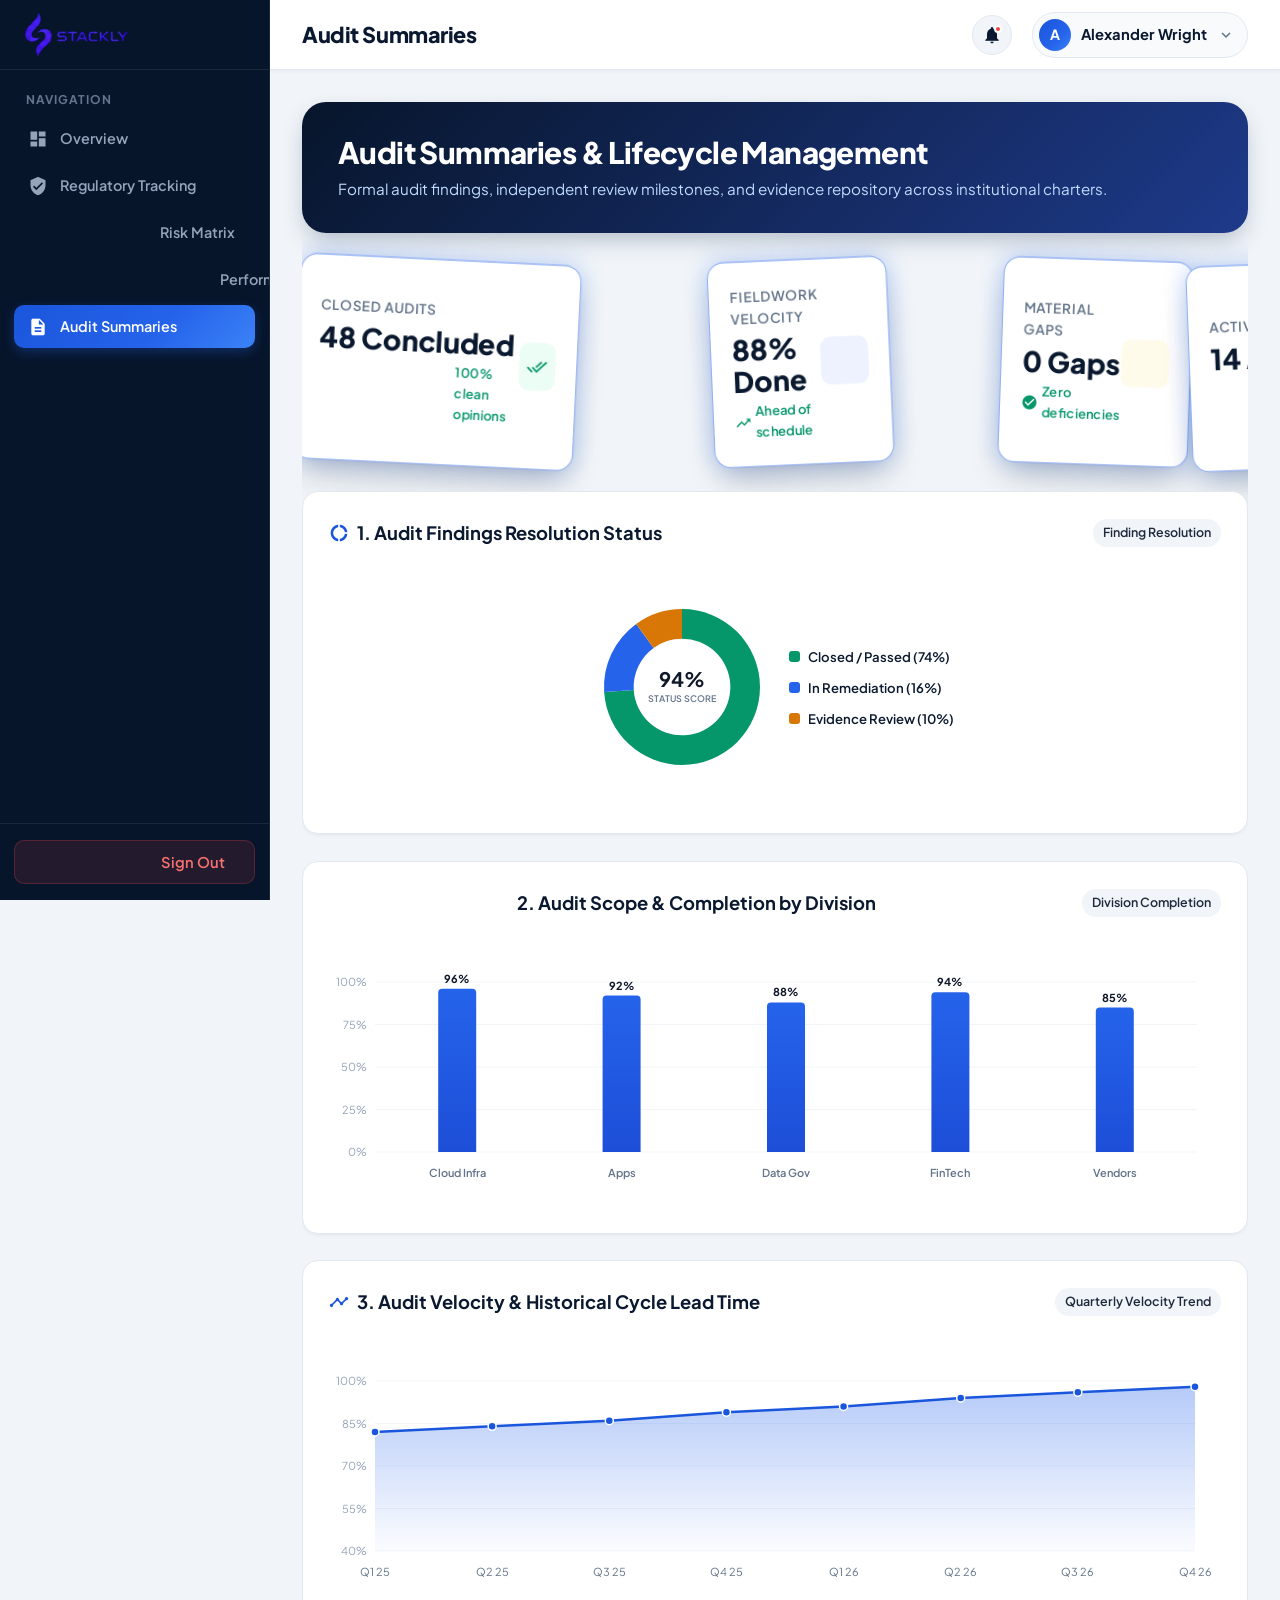
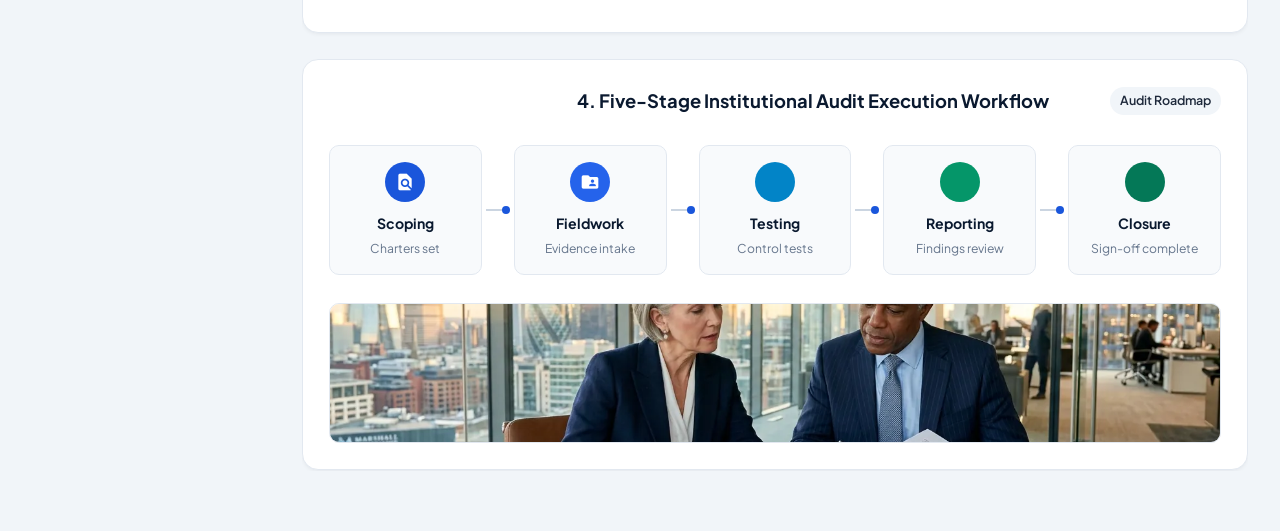
<file: audit-summaries.html>
<!DOCTYPE html>
<html lang="en">
<head>
  <meta charset="UTF-8">
  <meta name="viewport" content="width=device-width, initial-scale=1.0">
  <title>Audit Summaries | Stackly Platform</title>
  <meta name="description" content="Formal audit summaries, findings logs, and five-stage audit lifecycle management on Stackly.">
  <link rel="stylesheet" href="css/main.css">
  <link rel="stylesheet" href="css/dashboard.css">
</head>
<body class="dashboard-body">

  <!-- FIXED SIDEBAR (EXACTLY 5 HEADINGS) -->
  <aside class="dash-sidebar" id="dashSidebar">
    <div class="sidebar-header">
      <a href="dashboard.html" class="sidebar-brand dash-brand-logo-action" title="Navigate to Overview">
        <img src="assets/logo.webp" alt="Stackly Logo">
      </a>
      <button class="sidebar-close-btn" id="sidebarCloseBtn" aria-label="Close Sidebar">
        <span class="material-icons">close</span>
      </button>
    </div>

    <div class="sidebar-nav-container">
      <div class="sidebar-heading-group">
        <div class="sidebar-section-title">Navigation</div>
        <ul class="sidebar-menu-list">
          <li class="sidebar-menu-item" data-heading="Overview">
            <a href="dashboard.html">
              <span class="material-icons">dashboard</span>
              <span>Overview</span>
            </a>
          </li>
          <li class="sidebar-menu-item" data-heading="Regulatory Tracking">
            <a href="regulatory-tracking.html">
              <span class="material-icons">verified_user</span>
              <span>Regulatory Tracking</span>
            </a>
          </li>
          <li class="sidebar-menu-item" data-heading="Risk Matrix">
            <a href="risk-matrix.html">
              <span class="material-icons">shield</span>
              <span>Risk Matrix</span>
            </a>
          </li>
          <li class="sidebar-menu-item" data-heading="Performance Metrics">
            <a href="performance-metrics.html">
              <span class="material-icons">analytics</span>
              <span>Performance Metrics</span>
            </a>
          </li>
          <li class="sidebar-menu-item active" data-heading="Audit Summaries">
            <a href="audit-summaries.html">
              <span class="material-icons">description</span>
              <span>Audit Summaries</span>
            </a>
          </li>
        </ul>
      </div>
    </div>

    <!-- SIGN OUT AT BOTTOM -->
    <div class="sidebar-footer">
      <button class="btn-signout" id="sidebarSignOutBtn">
        <span class="material-icons">logout</span>
        <span>Sign Out</span>
      </button>
    </div>
  </aside>

  <!-- MAIN WRAPPER -->
  <div class="dash-main-wrapper">
    <!-- TOP NAVIGATION BAR -->
    <header class="dash-topbar">
      <div class="dash-topbar-left">
        <button class="mobile-sidebar-toggle" id="mobileSidebarToggle" aria-label="Open Sidebar">
          <span class="material-icons">menu</span>
        </button>
        <h1 class="page-current-heading" id="pageCurrentHeading">Audit Summaries</h1>
      </div>

      <div class="dash-topbar-right">
        <a href="404.html" class="topbar-badge-icon" title="Audit Status Alerts" aria-label="Notifications">
          <span class="material-icons">notifications</span>
          <span class="notification-dot"></span>
        </a>

        <!-- PROFILE TRIGGER -->
        <div class="profile-pill-trigger" id="profileDropdownTrigger" tabindex="0">
          <div class="profile-avatar-circle" id="profileAvatarLetter">S</div>
          <span class="profile-name-text" id="topbarUserName">Sathya</span>
          <span class="material-icons" style="font-size: 18px; color: var(--color-text-muted);">expand_more</span>

          <!-- DYNAMIC PROFILE POPOVER PANEL (ONLY NAME, EMAIL, ROLE) -->
          <div class="profile-panel-dropdown" id="profileDropdownPanel">
            <div class="profile-panel-header" style="padding-bottom: 0; border-bottom: none; margin-bottom: 0;">
              <div class="profile-detail-name" id="profileDetailName">Sathya</div>
              <div class="profile-detail-email" id="profileDetailEmail">sathya.compliance@gmail.com</div>
              <span class="profile-role-tag" id="profileDetailRole">Compliance Officer</span>
            </div>
          </div>
        </div>
      </div>
    </header>

    <!-- CONTENT AREA -->
    <main class="dash-content-area">
      <!-- WELCOME / OVERVIEW BANNER -->
      <section class="dash-welcome-banner fade-in-up" style="background: linear-gradient(135deg, #07152b 0%, #1e3a8a 100%);">
        <div>
          <h2 class="welcome-title">Audit Summaries & Lifecycle Management</h2>
          <p class="welcome-sub">
            Formal audit findings, independent review milestones, and evidence repository across institutional charters.
          </p>
        </div>
      </section>

      <!-- STATS SUMMARY WIDGETS -->
      <section class="dash-stats-row">
        <div class="dash-stat-widget fade-in-up">
          <div class="stat-widget-info">
            <div class="stat-widget-label">Active Audits</div>
            <div class="stat-widget-value">14 Active</div>
            <div class="stat-widget-trend trend-up">
              <span class="material-icons" style="font-size: 16px;">pending_actions</span>
              <span>Fieldwork in progress</span>
            </div>
          </div>
          <div class="stat-widget-icon blue">
            <span class="material-icons">assignment</span>
          </div>
        </div>

        <div class="dash-stat-widget fade-in-up">
          <div class="stat-widget-info">
            <div class="stat-widget-label">Closed Audits</div>
            <div class="stat-widget-value">48 Concluded</div>
            <div class="stat-widget-trend trend-up">
              <span class="material-icons" style="font-size: 16px;">verified</span>
              <span>100% clean opinions</span>
            </div>
          </div>
          <div class="stat-widget-icon green">
            <span class="material-icons">done_all</span>
          </div>
        </div>

        <div class="dash-stat-widget fade-in-up">
          <div class="stat-widget-info">
            <div class="stat-widget-label">Fieldwork Velocity</div>
            <div class="stat-widget-value">88% Done</div>
            <div class="stat-widget-trend trend-up">
              <span class="material-icons" style="font-size: 16px;">trending_up</span>
              <span>Ahead of schedule</span>
            </div>
          </div>
          <div class="stat-widget-icon purple">
            <span class="material-icons">speed</span>
          </div>
        </div>

        <div class="dash-stat-widget fade-in-up">
          <div class="stat-widget-info">
            <div class="stat-widget-label">Material Gaps</div>
            <div class="stat-widget-value">0 Gaps</div>
            <div class="stat-widget-trend trend-up">
              <span class="material-icons" style="font-size: 16px;">check_circle</span>
              <span>Zero deficiencies</span>
            </div>
          </div>
          <div class="stat-widget-icon amber">
            <span class="material-icons">shield_moon</span>
          </div>
        </div>
      </section>

      <!-- FOUR MAIN ANALYTICAL SECTIONS ARRANGED ONE BY ONE -->
      <section class="analytics-stacked-column">
        <!-- SECTION 1 – PIE CHART -->
        <div class="analytic-card scroll-slide-left fade-in-up">
          <div class="analytic-card-header">
            <div class="analytic-card-title">
              <span class="material-icons">donut_large</span>
              <span>1. Audit Findings Resolution Status</span>
            </div>
            <div class="analytic-badge">Finding Resolution</div>
          </div>
          <div class="chart-container-box pie-box">
            <div class="pie-chart-wrapper">
              <canvas id="auditPieChartCanvas" width="220" height="220"></canvas>
              <ul class="pie-chart-legend">
                <li class="legend-item">
                  <span class="legend-color-box" style="background:#059669;"></span>
                  <span>Closed / Passed (74%)</span>
                </li>
                <li class="legend-item">
                  <span class="legend-color-box" style="background:#2563eb;"></span>
                  <span>In Remediation (16%)</span>
                </li>
                <li class="legend-item">
                  <span class="legend-color-box" style="background:#d97706;"></span>
                  <span>Evidence Review (10%)</span>
                </li>
              </ul>
            </div>
          </div>
        </div>

        <!-- SECTION 2 – BAR CHART -->
        <div class="analytic-card scroll-slide-right fade-in-up">
          <div class="analytic-card-header">
            <div class="analytic-card-title">
              <span class="material-icons">bar_chart</span>
              <span>2. Audit Scope & Completion by Division</span>
            </div>
            <div class="analytic-badge">Division Completion</div>
          </div>
          <div class="chart-container-box">
            <canvas id="auditBarChartCanvas"></canvas>
          </div>
        </div>

        <!-- SECTION 3 – GRAPH -->
        <div class="analytic-card scroll-slide-left fade-in-up">
          <div class="analytic-card-header">
            <div class="analytic-card-title">
              <span class="material-icons">timeline</span>
              <span>3. Audit Velocity & Historical Cycle Lead Time</span>
            </div>
            <div class="analytic-badge">Quarterly Velocity Trend</div>
          </div>
          <div class="chart-container-box">
            <canvas id="auditLineChartCanvas"></canvas>
          </div>
        </div>

        <!-- SECTION 4 – VISUAL DIAGRAM -->
        <div class="analytic-card scroll-slide-right fade-in-up">
          <div class="analytic-card-header">
            <div class="analytic-card-title">
              <span class="material-icons">account_tree</span>
              <span>4. Five-Stage Institutional Audit Execution Workflow</span>
            </div>
            <div class="analytic-badge">Audit Roadmap</div>
          </div>

          <div class="process-diagram-container">
            <div class="diagram-node">
              <div class="diagram-node-icon" style="background:#1a56db;"><span class="material-icons">find_in_page</span></div>
              <div class="diagram-node-title">Scoping</div>
              <div class="diagram-node-desc">Charters set</div>
            </div>

            <div class="diagram-connector-pipe"></div>

            <div class="diagram-node">
              <div class="diagram-node-icon" style="background:#2563eb;"><span class="material-icons">folder_shared</span></div>
              <div class="diagram-node-title">Fieldwork</div>
              <div class="diagram-node-desc">Evidence intake</div>
            </div>

            <div class="diagram-connector-pipe"></div>

            <div class="diagram-node">
              <div class="diagram-node-icon" style="background:#0284c7;"><span class="material-icons">science</span></div>
              <div class="diagram-node-title">Testing</div>
              <div class="diagram-node-desc">Control tests</div>
            </div>

            <div class="diagram-connector-pipe"></div>

            <div class="diagram-node">
              <div class="diagram-node-icon" style="background:#059669;"><span class="material-icons">summarize</span></div>
              <div class="diagram-node-title">Reporting</div>
              <div class="diagram-node-desc">Findings review</div>
            </div>

            <div class="diagram-connector-pipe"></div>

            <div class="diagram-node">
              <div class="diagram-node-icon" style="background:#047857;"><span class="material-icons">task_alt</span></div>
              <div class="diagram-node-title">Closure</div>
              <div class="diagram-node-desc">Sign-off complete</div>
            </div>
          </div>

          <div class="workflow-image-preview">
            <img src="assets/hero_audit_advisors.webp" alt="Institutional Internal Audit Charter Workflow">
          </div>
        </div>
      </section>
    </main>
  </div>

  <script src="js/main.js"></script>
  <script src="js/dashboard.js"></script>
</body>
</html>
</file>
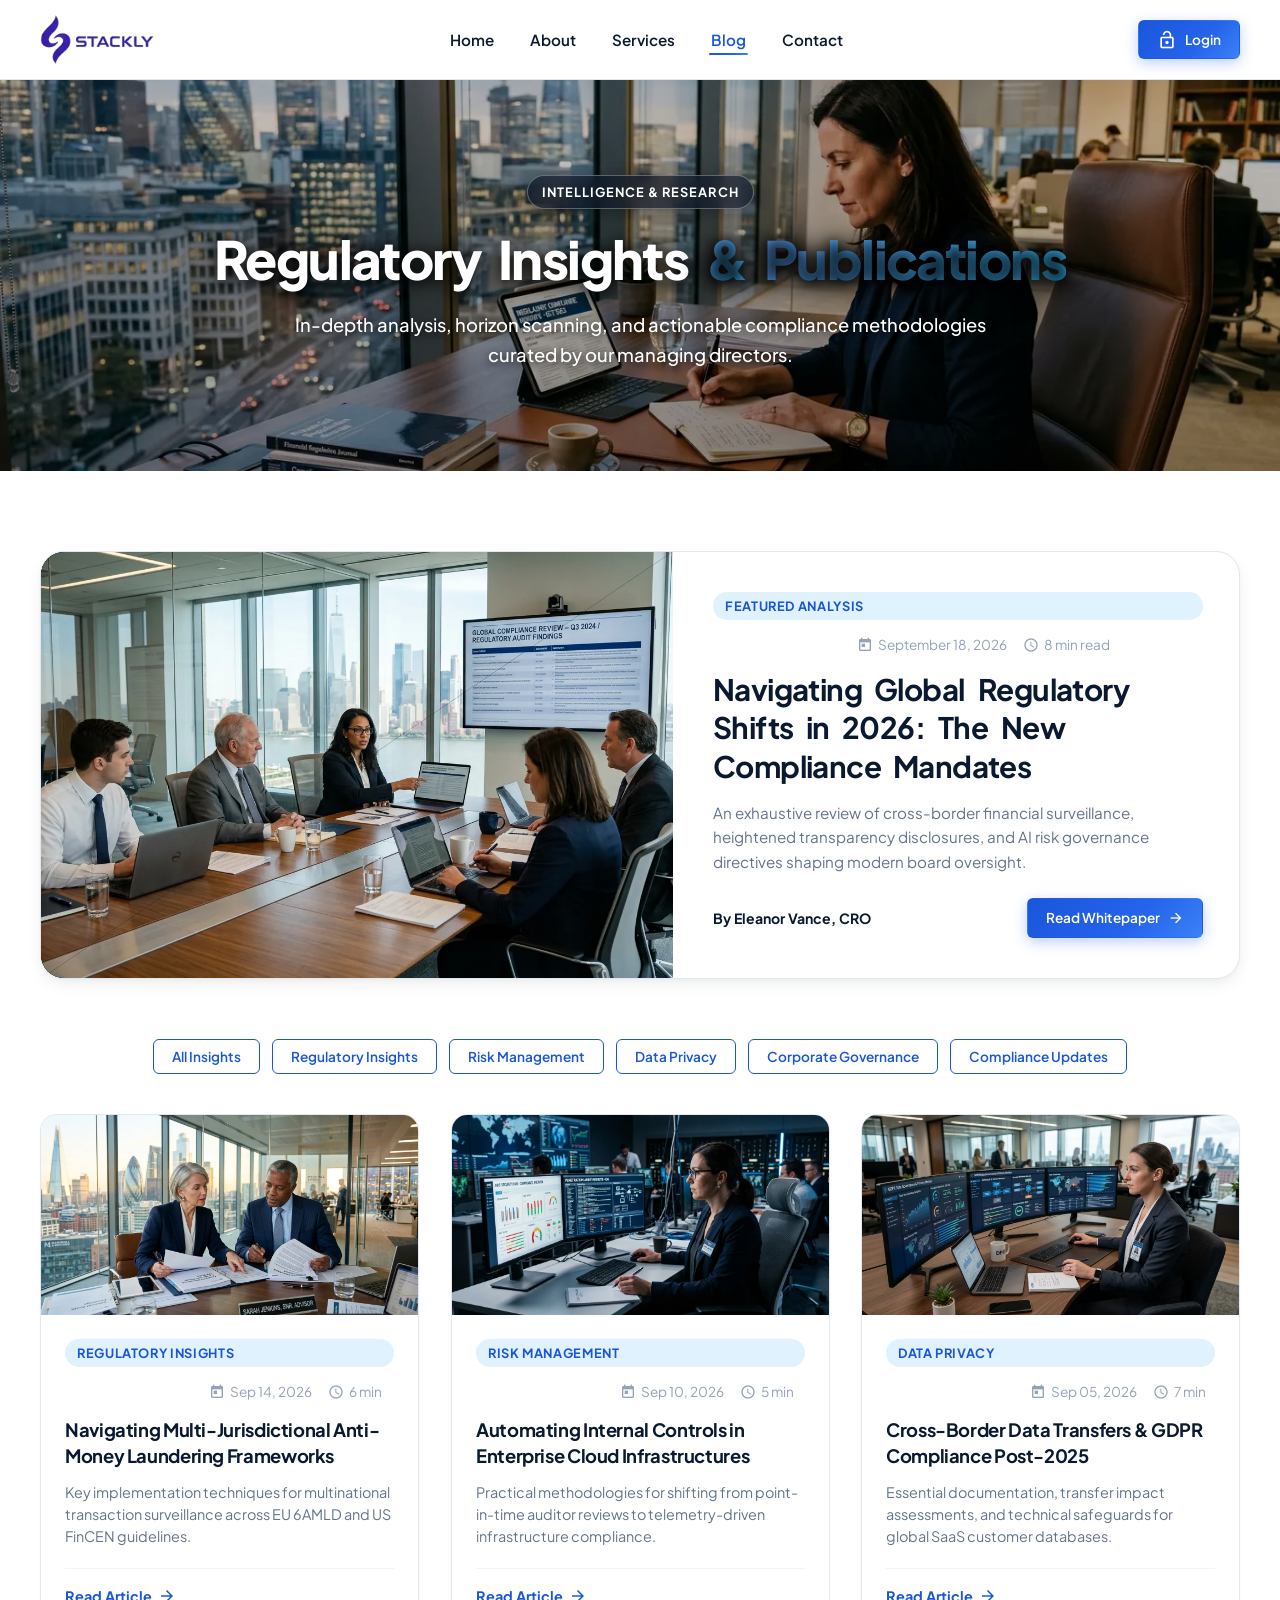
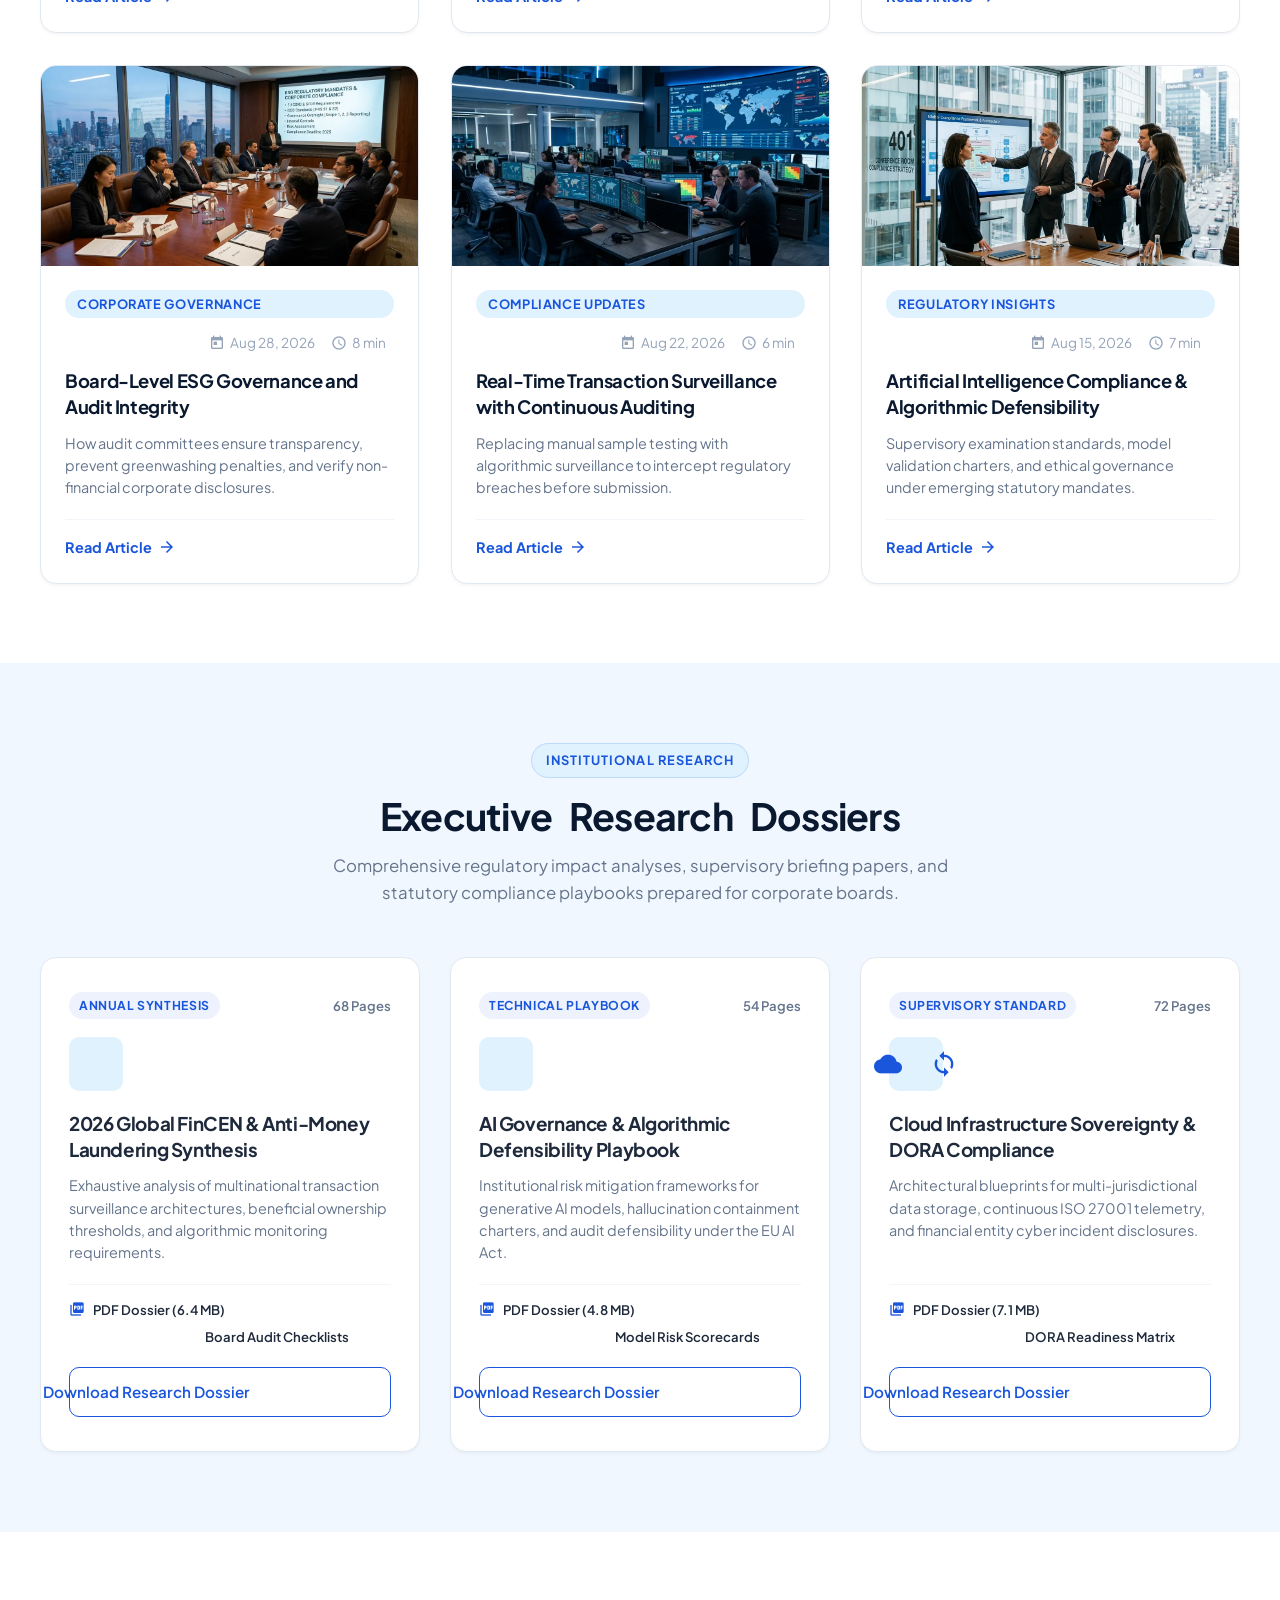
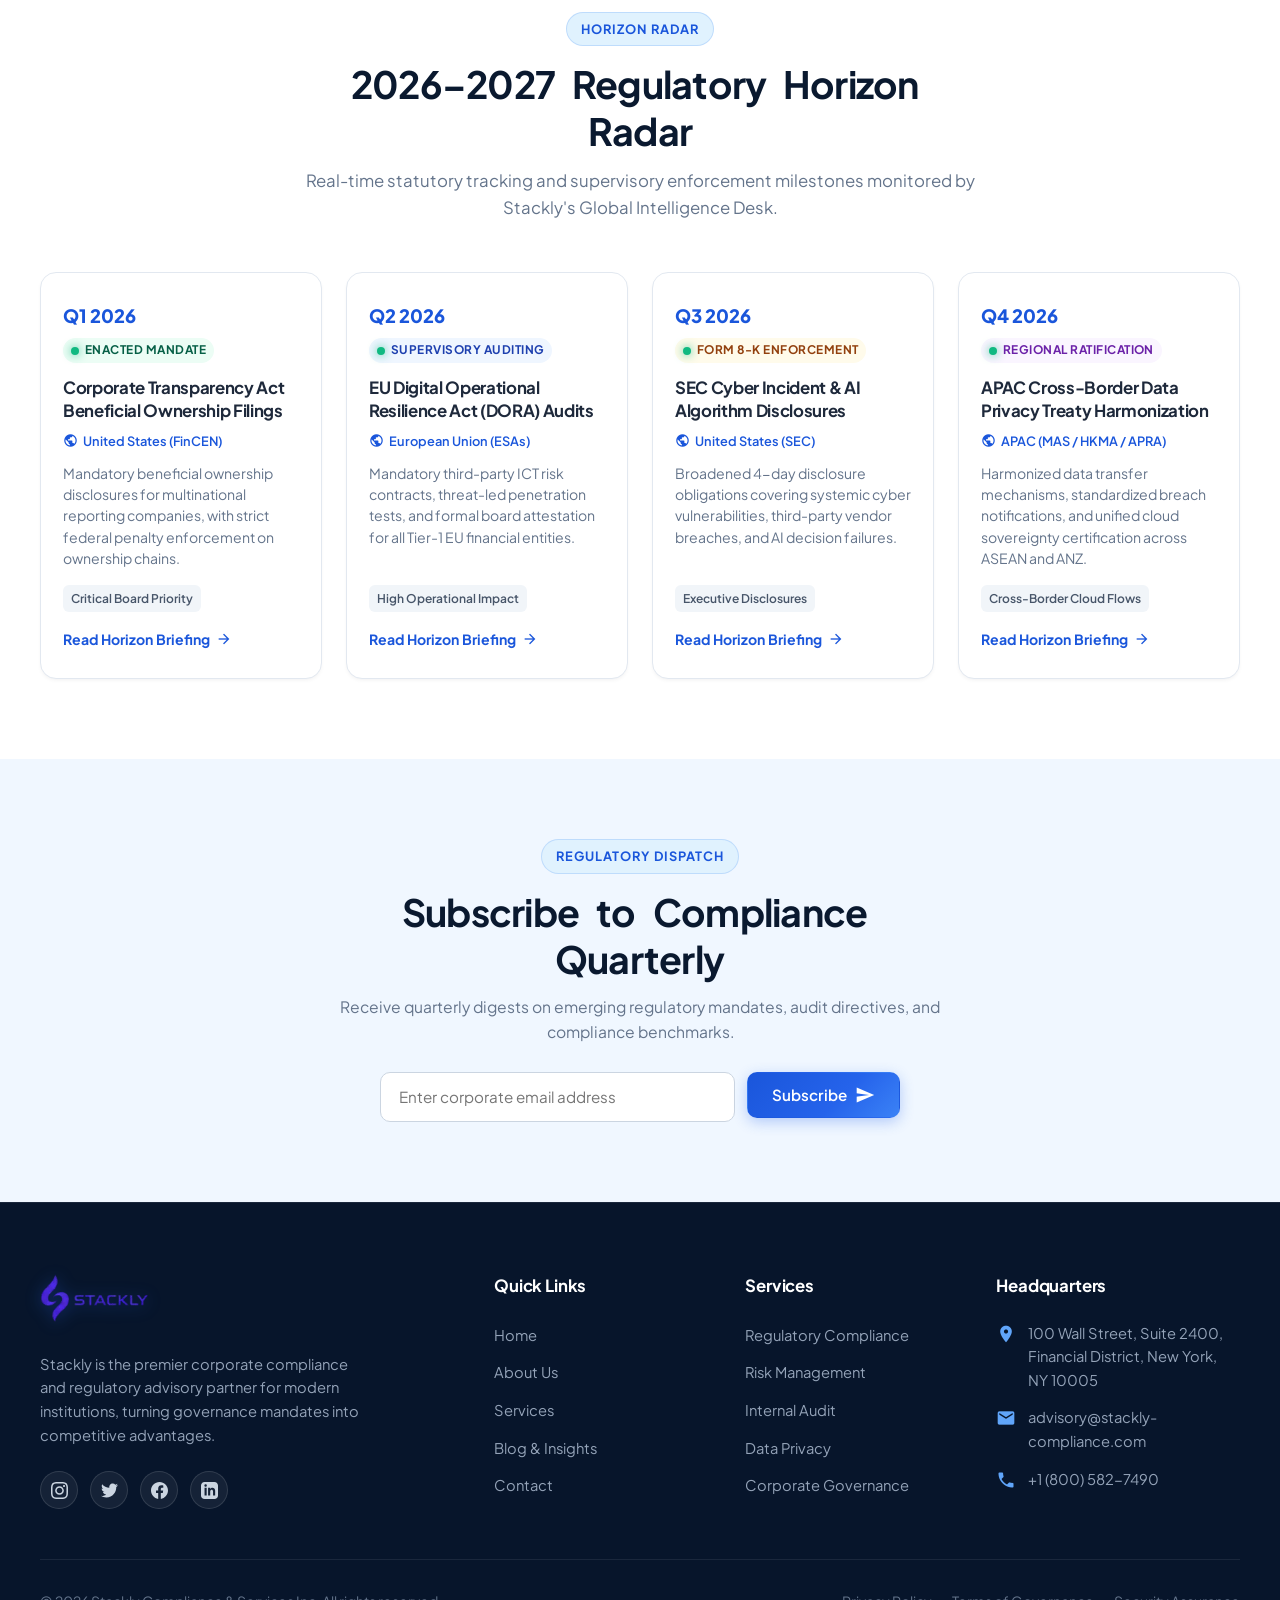
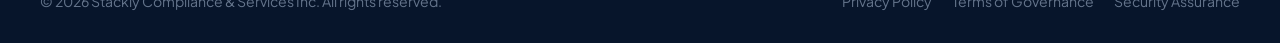
<file: blog.html>
<!DOCTYPE html>
<html lang="en">
<head>
  <meta charset="UTF-8">
  <meta name="viewport" content="width=device-width, initial-scale=1.0">
  <title>Compliance Blog & Insights | Stackly Regulatory Advisory</title>
  <meta name="description" content="Stay ahead of regulatory shifts with Stackly's intelligence publications on compliance updates, risk management, and governance.">
  <link rel="stylesheet" href="css/main.css">
  <link rel="stylesheet" href="css/pages.css">
</head>
<body>

  <!-- UNIQUE PRELOADER -->
  <div class="preloader" id="sitePreloader">
    <div class="preloader-shield-wrapper">
      <div class="preloader-ring"></div>
      <div class="preloader-ring-outer"></div>
      <img src="assets/logo.webp" alt="Stackly Compliance" class="preloader-logo">
    </div>
    <div class="preloader-title">Stackly Compliance</div>
    <div class="preloader-subtext">Enterprise Governance & Regulatory Advisory</div>
    <div class="preloader-progress-bar">
      <div class="preloader-progress-fill"></div>
    </div>
  </div>

  <!-- HEADER -->
  <header class="site-header">
    <div class="container navbar">
      <a href="index.html" class="brand-logo">
        <img src="assets/logo.webp" alt="Stackly Logo">
      </a>

      <nav>
        <ul class="nav-menu">
          <li><a href="index.html" class="nav-link">Home</a></li>
          <li><a href="about.html" class="nav-link">About</a></li>
          <li><a href="services.html" class="nav-link">Services</a></li>
          <li><a href="blog.html" class="nav-link active">Blog</a></li>
          <li><a href="contact.html" class="nav-link">Contact</a></li>
        </ul>
      </nav>

      <div class="nav-actions">
        <a href="login.html" class="btn btn-primary btn-sm btn-login-desktop">
          <span class="material-icons">lock_open</span>
          <span>Login</span>
        </a>
        <button class="nav-hamburger" id="mobileMenuBtn" aria-label="Open Navigation Menu">
          <span class="material-icons">menu</span>
        </button>
      </div>
    </div>
  </header>

  <!-- MOBILE NAVIGATION DRAWER -->
  <div class="mobile-menu-overlay" id="mobileMenuOverlay"></div>
  <aside class="mobile-drawer" id="mobileDrawer">
    <div class="mobile-drawer-header">
      <a href="index.html" class="brand-logo">
        <img src="assets/logo.webp" alt="Stackly Logo">
      </a>
      <button class="mobile-drawer-close" id="mobileDrawerClose" aria-label="Close Navigation Menu">
        <span class="material-icons">close</span>
      </button>
    </div>
    <ul class="mobile-nav-links">
      <li><a href="index.html" class="mobile-nav-link"><span>Home</span></a></li>
      <li><a href="about.html" class="mobile-nav-link"><span>About</span></a></li>
      <li><a href="services.html" class="mobile-nav-link"><span>Services</span></a></li>
      <li><a href="blog.html" class="mobile-nav-link active"><span>Blog</span></a></li>
      <li><a href="contact.html" class="mobile-nav-link"><span>Contact</span></a></li>
    </ul>
    <div class="mobile-drawer-footer">
      <a href="login.html" class="btn btn-primary btn-full">
        <span class="material-icons">lock_open</span>
        <span>Login</span>
      </a>
    </div>
  </aside>

  <main>
    <!-- PAGE HERO WITH THEME BACKGROUND IMAGE -->
    <section class="page-hero-banner" style="background-image: url('assets/blog_insights.webp');">
      <div class="container">
        <div class="section-badge anim-badge" style="--delay: 0.05s;">Intelligence & Research</div>
        <h1 class="page-title hero-title">
          <span class="hero-white-group">
            <span class="anim-word-left" style="--delay: 0.15s;">Regulatory</span>
            <span class="anim-word-left" style="--delay: 0.35s;">Insights</span>
          </span>
          <span class="hero-blue-group">
            <span class="anim-word-right" style="--delay: 0.65s;">&amp;</span>
            <span class="anim-word-right" style="--delay: 0.85s;">Publications</span>
          </span>
        </h1>
        <p class="page-subtitle hero-subtitle anim-text-left" style="--delay: 1.05s;">
          In-depth analysis, horizon scanning, and actionable compliance methodologies curated by our managing directors.
        </p>
      </div>
    </section>

    <!-- FEATURED ARTICLE -->
    <section class="section section-light" id="featuredArticleSection">
      <div class="container">
        <div class="blog-featured-card fade-in-up" id="blogFeaturedCard">
          <div class="featured-img-wrap">
            <!-- Diagonal Split & Joining Image -->
            <div class="diagonal-split-image-wrap blog-featured-diagonal" id="blogFeaturedDiagonalWrap" role="region" aria-label="Featured Regulatory Analysis" title="Click to replay diagonal separation and join">
              <div class="diagonal-split-stage">
                <!-- Top-Left diagonal slice -->
                <div class="diagonal-slice diagonal-slice-top">
                  <img src="assets/hero_boardroom.webp" alt="Global Regulatory Mandates 2026" class="diagonal-img">
                </div>
                <!-- Bottom-Right diagonal slice -->
                <div class="diagonal-slice diagonal-slice-bottom">
                  <img src="assets/hero_boardroom.webp" alt="Global Regulatory Mandates 2026" class="diagonal-img">
                </div>
                <!-- Seam Flash Light along diagonal -->
                <div class="diagonal-seam-flash">
                  <svg class="seam-svg" viewBox="0 0 100 100" preserveAspectRatio="none">
                    <defs>
                      <linearGradient id="blogFeaturedSeamGrad" x1="0" y1="1" x2="1" y2="0">
                        <stop offset="0%" stop-color="#38bdf8" stop-opacity="0" />
                        <stop offset="25%" stop-color="#38bdf8" stop-opacity="0.9" />
                        <stop offset="50%" stop-color="#ffffff" stop-opacity="1" />
                        <stop offset="75%" stop-color="#38bdf8" stop-opacity="0.9" />
                        <stop offset="100%" stop-color="#38bdf8" stop-opacity="0" />
                      </linearGradient>
                    </defs>
                    <line class="seam-line" x1="0" y1="100" x2="100" y2="0" stroke="url(#blogFeaturedSeamGrad)" stroke-width="2.5" vector-effect="non-scaling-stroke" />
                  </svg>
                </div>
              </div>
              <div class="diagonal-replay-hint">
                <span class="material-icons" style="font-size: 15px;">autorenew</span>
                <span>Click to replay separation</span>
              </div>
            </div>
          </div>

          <div class="featured-content-wrap choreograph-header" id="blogFeaturedContentWrap">
            <div class="blog-category-badge subtitle-sentence-left" style="--s-idx: 0;">Featured Analysis</div>
            <div class="blog-meta-strip subtitle-sentence-left" style="--s-idx: 1;">
              <span class="blog-meta-item"><span class="material-icons">calendar_today</span> September 18, 2026</span>
              <span class="blog-meta-item"><span class="material-icons">schedule</span> 8 min read</span>
            </div>
            <h2 class="featured-heading" style="font-size: clamp(1.4rem, 2.5vw, 1.85rem); margin-bottom: 16px; line-height: 1.3;">
              <span class="heading-word-right" style="--w-idx: 0;">Navigating</span>
              <span class="heading-word-right" style="--w-idx: 1;">Global</span>
              <span class="heading-word-right" style="--w-idx: 2;">Regulatory</span>
              <span class="heading-word-right" style="--w-idx: 3;">Shifts</span>
              <span class="heading-word-right" style="--w-idx: 4;">in</span>
              <span class="heading-word-right" style="--w-idx: 5;">2026:</span>
              <span class="heading-word-right" style="--w-idx: 6;">The</span>
              <span class="heading-word-right" style="--w-idx: 7;">New</span>
              <span class="heading-word-right" style="--w-idx: 8;">Compliance</span>
              <span class="heading-word-right" style="--w-idx: 9;">Mandates</span>
            </h2>
            <p class="featured-desc subtitle-sentence-left" style="--s-idx: 2;">
              An exhaustive review of cross-border financial surveillance, heightened transparency disclosures, and AI risk governance directives shaping modern board oversight.
            </p>
            <div class="featured-author-strip subtitle-sentence-left" style="--s-idx: 3;">
              <span class="featured-author-name">By Eleanor Vance, CRO</span>
              <a href="404.html" class="btn btn-primary btn-sm featured-read-btn">
                <span>Read Whitepaper</span>
                <span class="material-icons" style="font-size: 16px;">arrow_forward</span>
              </a>
            </div>
          </div>
        </div>

        <!-- CATEGORY FILTER BUTTONS -->
        <div style="display: flex; gap: 12px; margin-bottom: 40px; flex-wrap: wrap; justify-content: center;">
          <button class="btn btn-sm btn-outline blog-filter-btn active" data-filter="all">All Insights</button>
          <button class="btn btn-sm btn-outline blog-filter-btn" data-filter="regulatory">Regulatory Insights</button>
          <button class="btn btn-sm btn-outline blog-filter-btn" data-filter="risk">Risk Management</button>
          <button class="btn btn-sm btn-outline blog-filter-btn" data-filter="privacy">Data Privacy</button>
          <button class="btn btn-sm btn-outline blog-filter-btn" data-filter="governance">Corporate Governance</button>
          <button class="btn btn-sm btn-outline blog-filter-btn" data-filter="monitoring">Compliance Updates</button>
        </div>

        <!-- BLOG GRID (6 Cards Choreography: 1&4 Left, 3&6 Right, 2 Top, 5 Down) -->
        <div class="blog-grid" id="blogGridContainer">
          <!-- Post 1: Regulatory (from LEFT) -->
          <article class="blog-card card-from-left fade-in-up" data-blog-category="regulatory">
            <div class="blog-thumb-wrap">
              <img src="assets/hero_audit_advisors.webp" alt="Anti-Money Laundering Frameworks">
            </div>
            <div class="blog-card-body">
              <div class="blog-category-badge">Regulatory Insights</div>
              <div class="blog-meta-strip">
                <span class="blog-meta-item"><span class="material-icons">calendar_today</span> Sep 14, 2026</span>
                <span class="blog-meta-item"><span class="material-icons">schedule</span> 6 min</span>
              </div>
              <h3 class="blog-card-title">Navigating Multi-Jurisdictional Anti-Money Laundering Frameworks</h3>
              <p class="blog-card-excerpt">Key implementation techniques for multinational transaction surveillance across EU 6AMLD and US FinCEN guidelines.</p>
              <div class="blog-card-footer">
                <a href="404.html" class="btn-read-more">
                  <span>Read Article</span>
                  <span class="material-icons">arrow_forward</span>
                </a>
              </div>
            </div>
          </article>

          <!-- Post 2: Risk Management (from TOP / UP) -->
          <article class="blog-card card-from-up fade-in-up" data-blog-category="risk">
            <div class="blog-thumb-wrap">
              <img src="assets/risk_cyber.webp" alt="Enterprise Cloud Risk Management">
            </div>
            <div class="blog-card-body">
              <div class="blog-category-badge">Risk Management</div>
              <div class="blog-meta-strip">
                <span class="blog-meta-item"><span class="material-icons">calendar_today</span> Sep 10, 2026</span>
                <span class="blog-meta-item"><span class="material-icons">schedule</span> 5 min</span>
              </div>
              <h3 class="blog-card-title">Automating Internal Controls in Enterprise Cloud Infrastructures</h3>
              <p class="blog-card-excerpt">Practical methodologies for shifting from point-in-time auditor reviews to telemetry-driven infrastructure compliance.</p>
              <div class="blog-card-footer">
                <a href="404.html" class="btn-read-more">
                  <span>Read Article</span>
                  <span class="material-icons">arrow_forward</span>
                </a>
              </div>
            </div>
          </article>

          <!-- Post 3: Data Privacy (from RIGHT) -->
          <article class="blog-card card-from-right fade-in-up" data-blog-category="privacy">
            <div class="blog-thumb-wrap">
              <img src="assets/hero_data_privacy.webp" alt="GDPR Cross Border Privacy">
            </div>
            <div class="blog-card-body">
              <div class="blog-category-badge">Data Privacy</div>
              <div class="blog-meta-strip">
                <span class="blog-meta-item"><span class="material-icons">calendar_today</span> Sep 05, 2026</span>
                <span class="blog-meta-item"><span class="material-icons">schedule</span> 7 min</span>
              </div>
              <h3 class="blog-card-title">Cross-Border Data Transfers &amp; GDPR Compliance Post-2025</h3>
              <p class="blog-card-excerpt">Essential documentation, transfer impact assessments, and technical safeguards for global SaaS customer databases.</p>
              <div class="blog-card-footer">
                <a href="404.html" class="btn-read-more">
                  <span>Read Article</span>
                  <span class="material-icons">arrow_forward</span>
                </a>
              </div>
            </div>
          </article>

          <!-- Post 4: Governance (from LEFT) -->
          <article class="blog-card card-from-left fade-in-up" data-blog-category="governance">
            <div class="blog-thumb-wrap">
              <img src="assets/governance_board.webp" alt="Board Level ESG Governance">
            </div>
            <div class="blog-card-body">
              <div class="blog-category-badge">Corporate Governance</div>
              <div class="blog-meta-strip">
                <span class="blog-meta-item"><span class="material-icons">calendar_today</span> Aug 28, 2026</span>
                <span class="blog-meta-item"><span class="material-icons">schedule</span> 8 min</span>
              </div>
              <h3 class="blog-card-title">Board-Level ESG Governance and Audit Integrity</h3>
              <p class="blog-card-excerpt">How audit committees ensure transparency, prevent greenwashing penalties, and verify non-financial corporate disclosures.</p>
              <div class="blog-card-footer">
                <a href="404.html" class="btn-read-more">
                  <span>Read Article</span>
                  <span class="material-icons">arrow_forward</span>
                </a>
              </div>
            </div>
          </article>

          <!-- Post 5: Compliance Updates (from DOWN / BOTTOM) -->
          <article class="blog-card card-from-down fade-in-up" data-blog-category="monitoring">
            <div class="blog-thumb-wrap">
              <img src="assets/hero_security_center.webp" alt="Real-time Surveillance">
            </div>
            <div class="blog-card-body">
              <div class="blog-category-badge">Compliance Updates</div>
              <div class="blog-meta-strip">
                <span class="blog-meta-item"><span class="material-icons">calendar_today</span> Aug 22, 2026</span>
                <span class="blog-meta-item"><span class="material-icons">schedule</span> 6 min</span>
              </div>
              <h3 class="blog-card-title">Real-Time Transaction Surveillance with Continuous Auditing</h3>
              <p class="blog-card-excerpt">Replacing manual sample testing with algorithmic surveillance to intercept regulatory breaches before submission.</p>
              <div class="blog-card-footer">
                <a href="404.html" class="btn-read-more">
                  <span>Read Article</span>
                  <span class="material-icons">arrow_forward</span>
                </a>
              </div>
            </div>
          </article>

          <!-- Post 6: Regulatory Insights / AI Governance (from RIGHT) -->
          <article class="blog-card card-from-right fade-in-up" data-blog-category="regulatory">
            <div class="blog-thumb-wrap">
              <img src="assets/services_consulting.webp" alt="AI Model Risk Governance">
            </div>
            <div class="blog-card-body">
              <div class="blog-category-badge">Regulatory Insights</div>
              <div class="blog-meta-strip">
                <span class="blog-meta-item"><span class="material-icons">calendar_today</span> Aug 15, 2026</span>
                <span class="blog-meta-item"><span class="material-icons">schedule</span> 7 min</span>
              </div>
              <h3 class="blog-card-title">Artificial Intelligence Compliance &amp; Algorithmic Defensibility</h3>
              <p class="blog-card-excerpt">Supervisory examination standards, model validation charters, and ethical governance under emerging statutory mandates.</p>
              <div class="blog-card-footer">
                <a href="404.html" class="btn-read-more">
                  <span>Read Article</span>
                  <span class="material-icons">arrow_forward</span>
                </a>
              </div>
            </div>
          </article>
        </div>
      </div>
    </section>

    <!-- EXECUTIVE RESEARCH DOSSIERS (NEW SECTION 1) -->
    <section class="section section-tint research-dossiers-section" id="researchDossiers">
      <div class="container">
        <div class="section-header choreograph-header">
          <div class="section-badge">Institutional Research</div>
          <h2 class="section-title">
            <span class="heading-word-right" style="--w-idx: 0;">Executive</span>
            <span class="heading-word-right" style="--w-idx: 1;">Research</span>
            <span class="heading-word-right" style="--w-idx: 2;">Dossiers</span>
          </h2>
          <p class="section-subtitle subtitle-sentence-left">
            Comprehensive regulatory impact analyses, supervisory briefing papers, and statutory compliance playbooks prepared for corporate boards.
          </p>
        </div>

        <div class="dossier-cards-grid">
          <!-- Dossier 1: from LEFT -->
          <div class="dossier-card dossier-from-left">
            <div class="dossier-header-strip">
              <span class="dossier-tag">Annual Synthesis</span>
              <span class="dossier-pages">68 Pages</span>
            </div>
            <div class="dossier-icon-wrap">
              <span class="material-icons">policy</span>
            </div>
            <h3 class="dossier-title">2026 Global FinCEN &amp; Anti-Money Laundering Synthesis</h3>
            <p class="dossier-desc">
              Exhaustive analysis of multinational transaction surveillance architectures, beneficial ownership thresholds, and algorithmic monitoring requirements.
            </p>
            <div class="dossier-specs">
              <div class="dossier-spec-item"><span class="material-icons">picture_as_pdf</span> PDF Dossier (6.4 MB)</div>
              <div class="dossier-spec-item"><span class="material-icons">verified</span> Board Audit Checklists</div>
            </div>
            <a href="404.html" class="btn btn-outline btn-full dossier-btn">
              <span>Download Research Dossier</span>
              <span class="material-icons">download</span>
            </a>
          </div>

          <!-- Dossier 2: from UP / TOP -->
          <div class="dossier-card dossier-from-up">
            <div class="dossier-header-strip">
              <span class="dossier-tag">Technical Playbook</span>
              <span class="dossier-pages">54 Pages</span>
            </div>
            <div class="dossier-icon-wrap">
              <span class="material-icons">psychology</span>
            </div>
            <h3 class="dossier-title">AI Governance &amp; Algorithmic Defensibility Playbook</h3>
            <p class="dossier-desc">
              Institutional risk mitigation frameworks for generative AI models, hallucination containment charters, and audit defensibility under the EU AI Act.
            </p>
            <div class="dossier-specs">
              <div class="dossier-spec-item"><span class="material-icons">picture_as_pdf</span> PDF Dossier (4.8 MB)</div>
              <div class="dossier-spec-item"><span class="material-icons">verified</span> Model Risk Scorecards</div>
            </div>
            <a href="404.html" class="btn btn-outline btn-full dossier-btn">
              <span>Download Research Dossier</span>
              <span class="material-icons">download</span>
            </a>
          </div>

          <!-- Dossier 3: from RIGHT -->
          <div class="dossier-card dossier-from-right">
            <div class="dossier-header-strip">
              <span class="dossier-tag">Supervisory Standard</span>
              <span class="dossier-pages">72 Pages</span>
            </div>
            <div class="dossier-icon-wrap">
              <span class="material-icons">cloud_sync</span>
            </div>
            <h3 class="dossier-title">Cloud Infrastructure Sovereignty &amp; DORA Compliance</h3>
            <p class="dossier-desc">
              Architectural blueprints for multi-jurisdictional data storage, continuous ISO 27001 telemetry, and financial entity cyber incident disclosures.
            </p>
            <div class="dossier-specs">
              <div class="dossier-spec-item"><span class="material-icons">picture_as_pdf</span> PDF Dossier (7.1 MB)</div>
              <div class="dossier-spec-item"><span class="material-icons">verified</span> DORA Readiness Matrix</div>
            </div>
            <a href="404.html" class="btn btn-outline btn-full dossier-btn">
              <span>Download Research Dossier</span>
              <span class="material-icons">download</span>
            </a>
          </div>
        </div>
      </div>
    </section>

    <!-- REGULATORY HORIZON RADAR (NEW SECTION 2) -->
    <section class="section section-light regulatory-radar-section" id="regulatoryRadar">
      <div class="container">
        <div class="section-header choreograph-header">
          <div class="section-badge">Horizon Radar</div>
          <h2 class="section-title">
            <span class="heading-word-right" style="--w-idx: 0;">2026–2027</span>
            <span class="heading-word-right" style="--w-idx: 1;">Regulatory</span>
            <span class="heading-word-right" style="--w-idx: 2;">Horizon</span>
            <span class="heading-word-right" style="--w-idx: 3;">Radar</span>
          </h2>
          <p class="section-subtitle subtitle-sentence-left">
            Real-time statutory tracking and supervisory enforcement milestones monitored by Stackly's Global Intelligence Desk.
          </p>
        </div>

        <div class="radar-milestones-grid">
          <!-- Milestone 1: from LEFT -->
          <div class="radar-card radar-from-left">
            <div class="radar-quarter-badge">Q1 2026</div>
            <div class="radar-status-chip status-live">
              <span class="live-dot-pulse"></span> Enacted Mandate
            </div>
            <h3 class="radar-title">Corporate Transparency Act Beneficial Ownership Filings</h3>
            <div class="radar-jurisdiction">
              <span class="material-icons">public</span> United States (FinCEN)
            </div>
            <p class="radar-desc">
              Mandatory beneficial ownership disclosures for multinational reporting companies, with strict federal penalty enforcement on ownership chains.
            </p>
            <div class="radar-impact-tag">Critical Board Priority</div>
            <a href="404.html" class="radar-link">
              <span>Read Horizon Briefing</span>
              <span class="material-icons">arrow_forward</span>
            </a>
          </div>

          <!-- Milestone 2: from RIGHT -->
          <div class="radar-card radar-from-right">
            <div class="radar-quarter-badge">Q2 2026</div>
            <div class="radar-status-chip status-active">
              <span class="live-dot-pulse"></span> Supervisory Auditing
            </div>
            <h3 class="radar-title">EU Digital Operational Resilience Act (DORA) Audits</h3>
            <div class="radar-jurisdiction">
              <span class="material-icons">public</span> European Union (ESAs)
            </div>
            <p class="radar-desc">
              Mandatory third-party ICT risk contracts, threat-led penetration tests, and formal board attestation for all Tier-1 EU financial entities.
            </p>
            <div class="radar-impact-tag">High Operational Impact</div>
            <a href="404.html" class="radar-link">
              <span>Read Horizon Briefing</span>
              <span class="material-icons">arrow_forward</span>
            </a>
          </div>

          <!-- Milestone 3: from LEFT -->
          <div class="radar-card radar-from-left">
            <div class="radar-quarter-badge">Q3 2026</div>
            <div class="radar-status-chip status-pending">
              <span class="live-dot-pulse"></span> Form 8-K Enforcement
            </div>
            <h3 class="radar-title">SEC Cyber Incident &amp; AI Algorithm Disclosures</h3>
            <div class="radar-jurisdiction">
              <span class="material-icons">public</span> United States (SEC)
            </div>
            <p class="radar-desc">
              Broadened 4-day disclosure obligations covering systemic cyber vulnerabilities, third-party vendor breaches, and AI decision failures.
            </p>
            <div class="radar-impact-tag">Executive Disclosures</div>
            <a href="404.html" class="radar-link">
              <span>Read Horizon Briefing</span>
              <span class="material-icons">arrow_forward</span>
            </a>
          </div>

          <!-- Milestone 4: from RIGHT -->
          <div class="radar-card radar-from-right">
            <div class="radar-quarter-badge">Q4 2026</div>
            <div class="radar-status-chip status-review">
              <span class="live-dot-pulse"></span> Regional Ratification
            </div>
            <h3 class="radar-title">APAC Cross-Border Data Privacy Treaty Harmonization</h3>
            <div class="radar-jurisdiction">
              <span class="material-icons">public</span> APAC (MAS / HKMA / APRA)
            </div>
            <p class="radar-desc">
              Harmonized data transfer mechanisms, standardized breach notifications, and unified cloud sovereignty certification across ASEAN and ANZ.
            </p>
            <div class="radar-impact-tag">Cross-Border Cloud Flows</div>
            <a href="404.html" class="radar-link">
              <span>Read Horizon Briefing</span>
              <span class="material-icons">arrow_forward</span>
            </a>
          </div>
        </div>
      </div>
    </section>

    <!-- NEWSLETTER SUBSCRIPTION (REGULATORY DISPATCH) -->
    <section class="section section-tint newsletter-dispatch-section" id="regulatoryDispatchSection">
      <div class="container" style="text-align: center; max-width: 680px;">
        <div class="section-header choreograph-header" style="text-align: center; margin-bottom: 28px;">
          <div class="section-badge">Regulatory Dispatch</div>
          <h2 class="section-title" style="margin-bottom: 12px;">
            <span class="heading-word-right" style="--w-idx: 0;">Subscribe</span>
            <span class="heading-word-right" style="--w-idx: 1;">to</span>
            <span class="heading-word-right" style="--w-idx: 2;">Compliance</span>
            <span class="heading-word-right" style="--w-idx: 3;">Quarterly</span>
          </h2>
          <p class="section-subtitle subtitle-sentence-left" style="color: var(--color-text-muted); font-size: 0.98rem; margin-bottom: 0;">
            Receive quarterly digests on emerging regulatory mandates, audit directives, and compliance benchmarks.
          </p>
        </div>

        <form id="newsletterDispatchForm" class="newsletter-form-wrap" novalidate>
          <div class="newsletter-input-group">
            <div class="newsletter-field-col">
              <input type="email" id="newsletterEmailInput" placeholder="Enter corporate email address" class="form-control newsletter-input" autocomplete="email">
              <div id="newsletterEmailError" class="newsletter-inline-error" role="alert" aria-live="polite">
                Please enter an email address.
              </div>
            </div>
            <button type="submit" id="newsletterSubmitBtn" class="btn btn-primary newsletter-submit-btn">
              <span>Subscribe</span>
              <span class="material-icons">send</span>
            </button>
          </div>
        </form>
      </div>
    </section>
  </main>

  <!-- FOOTER -->
  <footer class="site-footer">
    <div class="container">
      <div class="footer-grid">
        <div class="footer-brand">
          <a href="index.html" class="brand-logo" style="margin-bottom: 14px;">
            <img src="assets/logo.webp" alt="Stackly Logo">
          </a>
          <p class="footer-desc">
            Stackly is the premier corporate compliance and regulatory advisory partner for modern institutions, turning governance mandates into competitive advantages.
          </p>
          <div class="footer-socials">
            <a href="404.html" class="social-icon-btn" aria-label="Instagram">
              <svg width="18" height="18" viewBox="0 0 24 24" fill="currentColor">
                <path d="M12 2.163c3.204 0 3.584.012 4.85.07 3.252.148 4.771 1.691 4.919 4.919.058 1.265.069 1.645.069 4.849 0 3.205-.012 3.584-.069 4.849-.149 3.225-1.664 4.771-4.919 4.919-1.266.058-1.644.07-4.85.07-3.204 0-3.584-.012-4.849-.07-3.26-.149-4.771-1.699-4.919-4.92-.058-1.265-.07-1.644-.07-4.849 0-3.204.013-3.583.07-4.849.149-3.227 1.664-4.771 4.919-4.919 1.266-.057 1.645-.069 4.849-.069zm0-2.163c-3.259 0-3.667.014-4.947.072-4.358.2-6.78 2.618-6.98 6.98-.059 1.281-.073 1.689-.073 4.948 0 3.259.014 3.668.072 4.948.2 4.358 2.618 6.78 6.98 6.98 1.281.058 1.689.072 4.948.072 3.259 0 3.668-.014 4.948-.072 4.354-.2 6.782-2.618 6.979-6.98.059-1.28.073-1.689.073-4.948 0-3.259-.014-3.667-.072-4.947-.196-4.354-2.617-6.78-6.979-6.98-1.281-.059-1.69-.073-4.949-.073zm0 5.838c-3.403 0-6.162 2.759-6.162 6.162s2.759 6.163 6.162 6.163 6.162-2.759 6.162-6.163c0-3.403-2.759-6.162-6.162-6.162zm0 10.162c-2.209 0-4-1.79-4-4 0-2.209 1.791-4 4-4s4 1.791 4 4c0 2.21-1.791 4-4 4zm6.406-11.845c-.796 0-1.441.645-1.441 1.44s.645 1.44 1.441 1.44c.795 0 1.439-.645 1.439-1.44s-.644-1.44-1.439-1.44z"/>
              </svg>
            </a>
            <a href="404.html" class="social-icon-btn" aria-label="Twitter">
              <svg width="18" height="18" viewBox="0 0 24 24" fill="currentColor">
                <path d="M24 4.557c-.883.392-1.832.656-2.828.775 1.017-.609 1.798-1.574 2.165-2.724-.951.564-2.005.974-3.127 1.195-.897-.957-2.178-1.555-3.594-1.555-3.179 0-5.515 2.966-4.797 6.045-4.091-.205-7.719-2.165-10.148-5.144-1.29 2.213-.669 5.108 1.523 6.574-.806-.026-1.566-.247-2.229-.616-.054 2.281 1.581 4.415 3.949 4.89-.693.188-1.452.232-2.224.084.626 1.956 2.444 3.379 4.6 3.419-2.07 1.623-4.678 2.348-7.29 2.04 2.179 1.397 4.768 2.212 7.548 2.212 9.142 0 14.307-7.721 13.995-14.646.962-.695 1.797-1.562 2.457-2.549z"/>
              </svg>
            </a>
            <a href="404.html" class="social-icon-btn" aria-label="Facebook">
              <svg width="18" height="18" viewBox="0 0 24 24" fill="currentColor">
                <path d="M24 12.073c0-6.627-5.373-12-12-12s-12 5.373-12 12c0 5.99 4.388 10.954 10.125 11.854v-8.385H7.078v-3.47h3.047V9.43c0-3.007 1.792-4.669 4.533-4.669 1.312 0 2.686.235 2.686.235v2.953H15.83c-1.491 0-1.956.925-1.956 1.874v2.25h3.328l-.532 3.47h-2.796v8.385C19.612 23.027 24 18.062 24 12.073z"/>
              </svg>
            </a>
            <a href="404.html" class="social-icon-btn" aria-label="LinkedIn">
              <svg width="18" height="18" viewBox="0 0 24 24" fill="currentColor">
                <path d="M19 0h-14c-2.761 0-5 2.239-5 5v14c0 2.761 2.239 5 5 5h14c2.762 0 5-2.239 5-5v-14c0-2.761-2.238-5-5-5zm-11 19h-3v-11h3v11zm-1.5-12.268c-.966 0-1.75-.79-1.75-1.764s.784-1.764 1.75-1.764 1.75.79 1.75 1.764-.783 1.764-1.75 1.764zm13.5 12.268h-3v-5.604c0-3.368-4-3.113-4 0v5.604h-3v-11h3v1.765c1.396-2.586 7-2.777 7 2.476v6.759z"/>
              </svg>
            </a>
          </div>
        </div>

        <div class="footer-col">
          <div class="footer-heading">Quick Links</div>
          <ul class="footer-links">
            <li><a href="index.html" class="footer-link">Home</a></li>
            <li><a href="about.html" class="footer-link">About Us</a></li>
            <li><a href="services.html" class="footer-link">Services</a></li>
            <li><a href="blog.html" class="footer-link">Blog & Insights</a></li>
            <li><a href="contact.html" class="footer-link">Contact</a></li>
          </ul>
        </div>

        <div class="footer-col">
          <div class="footer-heading">Services</div>
          <ul class="footer-links">
            <li><a href="404.html" class="footer-link">Regulatory Compliance</a></li>
            <li><a href="404.html" class="footer-link">Risk Management</a></li>
            <li><a href="404.html" class="footer-link">Internal Audit</a></li>
            <li><a href="404.html" class="footer-link">Data Privacy</a></li>
            <li><a href="404.html" class="footer-link">Corporate Governance</a></li>
          </ul>
        </div>

        <div class="footer-col">
          <div class="footer-heading">Headquarters</div>
          <div class="footer-contact-item">
            <span class="material-icons">location_on</span>
            <span>100 Wall Street, Suite 2400, Financial District, New York, NY 10005</span>
          </div>
          <div class="footer-contact-item">
            <span class="material-icons">email</span>
            <span>advisory@stackly-compliance.com</span>
          </div>
          <div class="footer-contact-item">
            <span class="material-icons">phone</span>
            <span>+1 (800) 582-7490</span>
          </div>
        </div>
      </div>

      <div class="footer-bottom">
        <div>© 2026 Stackly Compliance & Services Inc. All rights reserved.</div>
        <div class="footer-bottom-links">
          <a href="404.html">Privacy Policy</a>
          <a href="404.html">Terms of Governance</a>
          <a href="404.html">Security Assurance</a>
        </div>
      </div>
    </div>
  </footer>

  <script src="js/main.js"></script>
</body>
</html>
</file>
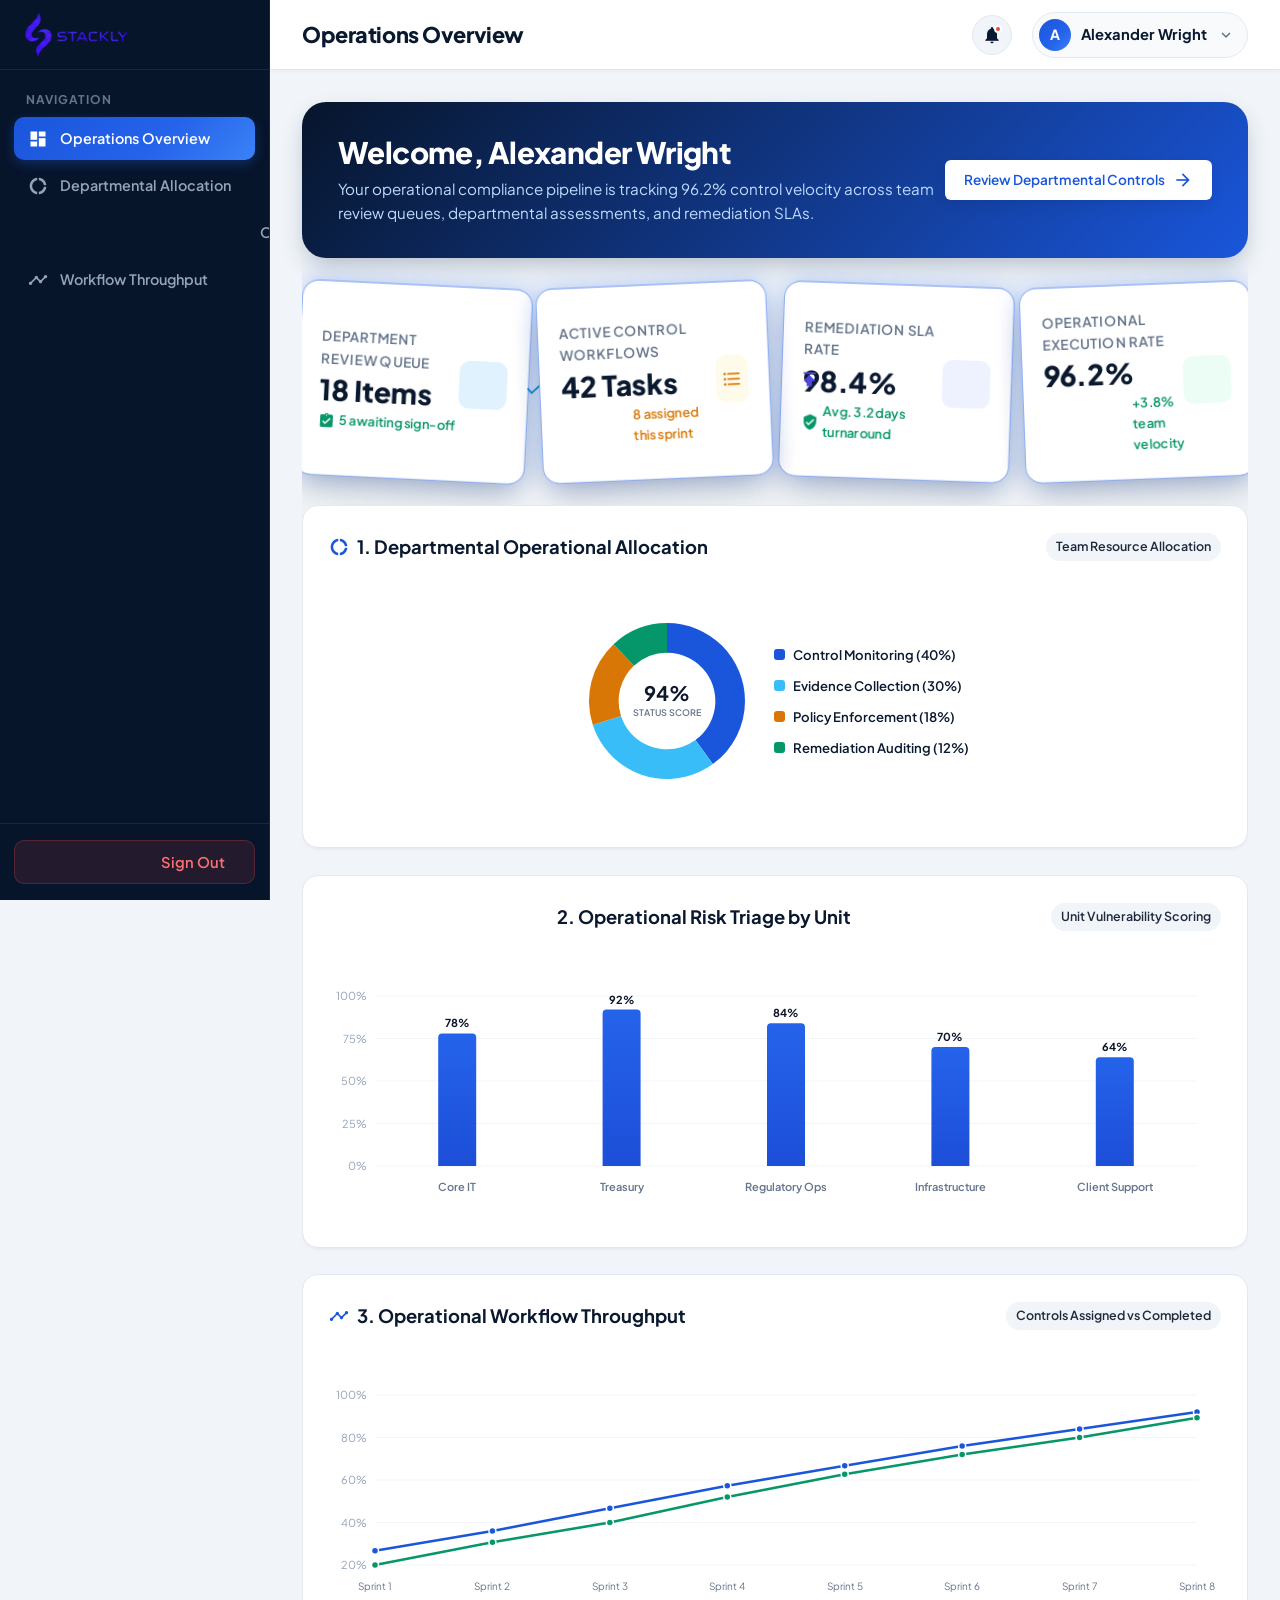
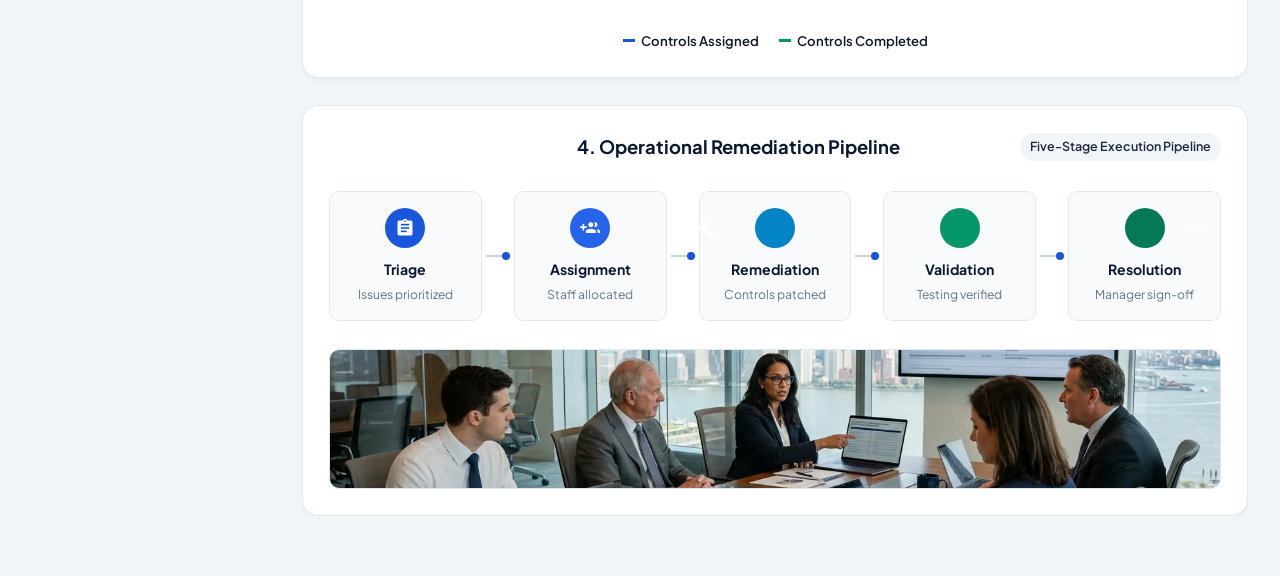
<file: compliance-dashboard.html>
<!DOCTYPE html>
<html lang="en">
<head>
  <meta charset="UTF-8">
  <meta name="viewport" content="width=device-width, initial-scale=1.0">
  <title>Compliance Manager Operations Dashboard | Stackly Platform</title>
  <meta name="description" content="Operational compliance management, departmental control execution, review queues, and remediation tracking on the Stackly platform.">
  <link rel="stylesheet" href="css/main.css">
  <link rel="stylesheet" href="css/dashboard.css">
</head>
<body class="dashboard-body">

  <!-- FIXED SIDEBAR (EXACTLY 5 HEADINGS) -->
  <aside class="dash-sidebar" id="dashSidebar">
    <div class="sidebar-header">
      <a href="compliance-dashboard.html" class="sidebar-brand dash-brand-logo-action" title="Navigate to Operations Dashboard">
        <img src="assets/logo.webp" alt="Stackly Logo">
      </a>
      <button class="sidebar-close-btn" id="sidebarCloseBtn" aria-label="Close Sidebar">
        <span class="material-icons">close</span>
      </button>
    </div>

    <div class="sidebar-nav-container">
      <div class="sidebar-heading-group">
        <div class="sidebar-section-title">Navigation</div>
        <ul class="sidebar-menu-list">
          <li class="sidebar-menu-item active" data-heading="Operations Overview">
            <a href="compliance-dashboard.html">
              <span class="material-icons">dashboard</span>
              <span>Operations Overview</span>
            </a>
          </li>
          <li class="sidebar-menu-item" data-heading="Departmental Allocation">
            <a href="regulatory-tracking.html">
              <span class="material-icons">donut_large</span>
              <span>Departmental Allocation</span>
            </a>
          </li>
          <li class="sidebar-menu-item" data-heading="Operational Risk Triage">
            <a href="risk-matrix.html">
              <span class="material-icons">leaderboard</span>
              <span>Operational Risk Triage</span>
            </a>
          </li>
          <li class="sidebar-menu-item" data-heading="Workflow Throughput">
            <a href="performance-metrics.html">
              <span class="material-icons">timeline</span>
              <span>Workflow Throughput</span>
            </a>
          </li>
          <li class="sidebar-menu-item" data-heading="Remediation Pipeline">
            <a href="audit-summaries.html">
              <span class="material-icons">account_tree</span>
              <span>Remediation Pipeline</span>
            </a>
          </li>
        </ul>
      </div>
    </div>

    <!-- SIGN OUT AT BOTTOM -->
    <div class="sidebar-footer">
      <button class="btn-signout" id="sidebarSignOutBtn">
        <span class="material-icons">logout</span>
        <span>Sign Out</span>
      </button>
    </div>
  </aside>

  <!-- MAIN WRAPPER -->
  <div class="dash-main-wrapper">
    <!-- TOP NAVIGATION BAR -->
    <header class="dash-topbar">
      <div class="dash-topbar-left">
        <button class="mobile-sidebar-toggle" id="mobileSidebarToggle" aria-label="Open Sidebar">
          <span class="material-icons">menu</span>
        </button>
        <h1 class="page-current-heading" id="pageCurrentHeading">Operations Overview</h1>
      </div>

      <div class="dash-topbar-right">
        <a href="404.html" class="topbar-badge-icon" title="Audit Notifications" aria-label="Notifications">
          <span class="material-icons">notifications</span>
          <span class="notification-dot"></span>
        </a>

        <!-- PROFILE TRIGGER WITH DYNAMIC USER NAME -->
        <div class="profile-pill-trigger" id="profileDropdownTrigger" tabindex="0">
          <div class="profile-avatar-circle" id="profileAvatarLetter">S</div>
          <span class="profile-name-text" id="topbarUserName">Sathya</span>
          <span class="material-icons" style="font-size: 18px; color: var(--color-text-muted);">expand_more</span>

          <!-- DYNAMIC PROFILE POPOVER PANEL (ONLY NAME, EMAIL, ROLE) -->
          <div class="profile-panel-dropdown" id="profileDropdownPanel">
            <div class="profile-panel-header" style="padding-bottom: 0; border-bottom: none; margin-bottom: 0;">
              <div class="profile-detail-name" id="profileDetailName">Sathya</div>
              <div class="profile-detail-email" id="profileDetailEmail">sathya.compliance@gmail.com</div>
              <span class="profile-role-tag" id="profileDetailRole">Compliance Manager</span>
            </div>
          </div>
        </div>
      </div>
    </header>

    <!-- CONTENT AREA -->
    <main class="dash-content-area">
      <!-- ANALYTICS SUMMARY BANNER -->
      <section class="dash-welcome-banner fade-in-up" id="compOverviewSection" style="background: linear-gradient(135deg, #07152b 0%, #1a56db 100%);">
        <div>
          <h2 class="welcome-title">Welcome, <span class="dynamic-user-name">Sathya</span></h2>
          <p class="welcome-sub">
            Your operational compliance pipeline is tracking 96.2% control velocity across team review queues, departmental assessments, and remediation SLAs.
          </p>
        </div>
        <div class="welcome-actions">
          <a href="regulatory-tracking.html" class="btn btn-white btn-sm">
            <span>Review Departmental Controls</span>
            <span class="material-icons">arrow_forward</span>
          </a>
        </div>
      </section>

      <!-- STATS SUMMARY WIDGETS -->
      <section class="dash-stats-row" id="dashStatsRow">
        <!-- 1. Operational Execution Rate -->
        <div class="dash-stat-widget fade-in-up" data-stat-id="operational-execution">
          <div class="stat-widget-info">
            <div class="stat-widget-label">Operational Execution Rate</div>
            <div class="stat-widget-value">96.2%</div>
            <div class="stat-widget-trend trend-up">
              <span class="material-icons" style="font-size: 16px;">speed</span>
              <span>+3.8% team velocity</span>
            </div>
          </div>
          <div class="stat-widget-icon green">
            <span class="material-icons">bolt</span>
          </div>
        </div>

        <!-- 2. Department Review Queue -->
        <div class="dash-stat-widget fade-in-up" data-stat-id="review-queue">
          <div class="stat-widget-info">
            <div class="stat-widget-label">Department Review Queue</div>
            <div class="stat-widget-value">18 Items</div>
            <div class="stat-widget-trend trend-up">
              <span class="material-icons" style="font-size: 16px;">assignment_turned_in</span>
              <span>5 awaiting sign-off</span>
            </div>
          </div>
          <div class="stat-widget-icon blue">
            <span class="material-icons">fact_check</span>
          </div>
        </div>

        <!-- 3. Active Control Workflows -->
        <div class="dash-stat-widget fade-in-up" data-stat-id="active-workflows">
          <div class="stat-widget-info">
            <div class="stat-widget-label">Active Control Workflows</div>
            <div class="stat-widget-value">42 Tasks</div>
            <div class="stat-widget-trend trend-warning">
              <span class="material-icons" style="font-size: 16px;">rule</span>
              <span>8 assigned this sprint</span>
            </div>
          </div>
          <div class="stat-widget-icon amber">
            <span class="material-icons">format_list_bulleted</span>
          </div>
        </div>

        <!-- 4. Remediation SLA Rate -->
        <div class="dash-stat-widget fade-in-up" data-stat-id="remediation-sla">
          <div class="stat-widget-info">
            <div class="stat-widget-label">Remediation SLA Rate</div>
            <div class="stat-widget-value">98.4%</div>
            <div class="stat-widget-trend trend-up">
              <span class="material-icons" style="font-size: 16px;">verified_user</span>
              <span>Avg. 3.2 days turnaround</span>
            </div>
          </div>
          <div class="stat-widget-icon purple">
            <span class="material-icons">published_with_changes</span>
          </div>
        </div>
      </section>

      <!-- FOUR DISTINCT ANALYTICAL SECTIONS ARRANGED ONE BY ONE -->
      <section class="analytics-stacked-column">
        <!-- SECTION 1 – COMPLIANCE DISTRIBUTION (PIE CHART - REGULATORY TRACKING) -->
        <div class="analytic-card scroll-slide-left fade-in-up" id="compRegulatorySection">
          <div class="analytic-card-header">
            <div class="analytic-card-title">
              <span class="material-icons">donut_large</span>
              <span>1. Departmental Operational Allocation</span>
            </div>
            <div class="analytic-badge">Team Resource Allocation</div>
          </div>
          <div class="chart-container-box pie-box">
            <div class="pie-chart-wrapper">
              <canvas id="auditPieChartCanvas" width="220" height="220"></canvas>
              <ul class="pie-chart-legend">
                <li class="legend-item">
                  <span class="legend-color-box" style="background:#1a56db;"></span>
                  <span>Control Monitoring (40%)</span>
                </li>
                <li class="legend-item">
                  <span class="legend-color-box" style="background:#38bdf8;"></span>
                  <span>Evidence Collection (30%)</span>
                </li>
                <li class="legend-item">
                  <span class="legend-color-box" style="background:#d97706;"></span>
                  <span>Policy Enforcement (18%)</span>
                </li>
                <li class="legend-item">
                  <span class="legend-color-box" style="background:#059669;"></span>
                  <span>Remediation Auditing (12%)</span>
                </li>
              </ul>
            </div>
          </div>
        </div>

        <!-- SECTION 2 – DEPARTMENT RISK (BAR CHART - RISK MATRIX) -->
        <div class="analytic-card scroll-slide-right fade-in-up" id="compRiskMatrixSection">
          <div class="analytic-card-header">
            <div class="analytic-card-title">
              <span class="material-icons">leaderboard</span>
              <span>2. Operational Risk Triage by Unit</span>
            </div>
            <div class="analytic-badge">Unit Vulnerability Scoring</div>
          </div>
          <div class="chart-container-box">
            <canvas id="deptRiskBarChartCanvas"></canvas>
          </div>
        </div>

        <!-- SECTION 3 – MONTHLY COMPLIANCE TREND (GRAPH - PERFORMANCE METRICS) -->
        <div class="analytic-card scroll-slide-left fade-in-up" id="compPerformanceSection">
          <div class="analytic-card-header">
            <div class="analytic-card-title">
              <span class="material-icons">timeline</span>
              <span>3. Operational Workflow Throughput</span>
            </div>
            <div class="analytic-badge">Controls Assigned vs Completed</div>
          </div>
          <div class="chart-container-box">
            <canvas id="trendLineChartCanvas"></canvas>
          </div>
          <div style="display: flex; gap: 20px; justify-content: center; margin-top: 10px;">
            <div style="display: flex; align-items: center; gap: 6px; font-size: 0.82rem; font-weight: 600;">
              <span style="width: 12px; height: 3px; background: #1a56db; display: inline-block;"></span>
              <span>Controls Assigned</span>
            </div>
            <div style="display: flex; align-items: center; gap: 6px; font-size: 0.82rem; font-weight: 600;">
              <span style="width: 12px; height: 3px; background: #059669; display: inline-block;"></span>
              <span>Controls Completed</span>
            </div>
          </div>
        </div>

        <!-- SECTION 4 – AUDIT WORKFLOW (AUDIT SUMMARIES) -->
        <div class="analytic-card scroll-slide-right fade-in-up" id="compAuditSection">
          <div class="analytic-card-header">
            <div class="analytic-card-title">
              <span class="material-icons">account_tree</span>
              <span>4. Operational Remediation Pipeline</span>
            </div>
            <div class="analytic-badge">Five-Stage Execution Pipeline</div>
          </div>

          <!-- Flow constructed with CSS connectors and Material Icons -->
          <div class="process-diagram-container">
            <div class="diagram-node">
              <div class="diagram-node-icon" style="background:#1a56db;"><span class="material-icons">assignment</span></div>
              <div class="diagram-node-title">Triage</div>
              <div class="diagram-node-desc">Issues prioritized</div>
            </div>

            <div class="diagram-connector-pipe"></div>

            <div class="diagram-node">
              <div class="diagram-node-icon" style="background:#2563eb;"><span class="material-icons">group_add</span></div>
              <div class="diagram-node-title">Assignment</div>
              <div class="diagram-node-desc">Staff allocated</div>
            </div>

            <div class="diagram-connector-pipe"></div>

            <div class="diagram-node">
              <div class="diagram-node-icon" style="background:#0284c7;"><span class="material-icons">build_circle</span></div>
              <div class="diagram-node-title">Remediation</div>
              <div class="diagram-node-desc">Controls patched</div>
            </div>

            <div class="diagram-connector-pipe"></div>

            <div class="diagram-node">
              <div class="diagram-node-icon" style="background:#059669;"><span class="material-icons">verified</span></div>
              <div class="diagram-node-title">Validation</div>
              <div class="diagram-node-desc">Testing verified</div>
            </div>

            <div class="diagram-connector-pipe"></div>

            <div class="diagram-node">
              <div class="diagram-node-icon" style="background:#047857;"><span class="material-icons">fact_check</span></div>
              <div class="diagram-node-title">Resolution</div>
              <div class="diagram-node-desc">Manager sign-off</div>
            </div>
          </div>

          <div class="workflow-image-preview">
            <img src="assets/hero_boardroom.webp" alt="Operational Remediation Pipeline Execution">
          </div>
        </div>
      </section>
    </main>
  </div>

  <script src="js/main.js"></script>
  <script src="js/dashboard.js"></script>
</body>
</html>
</file>
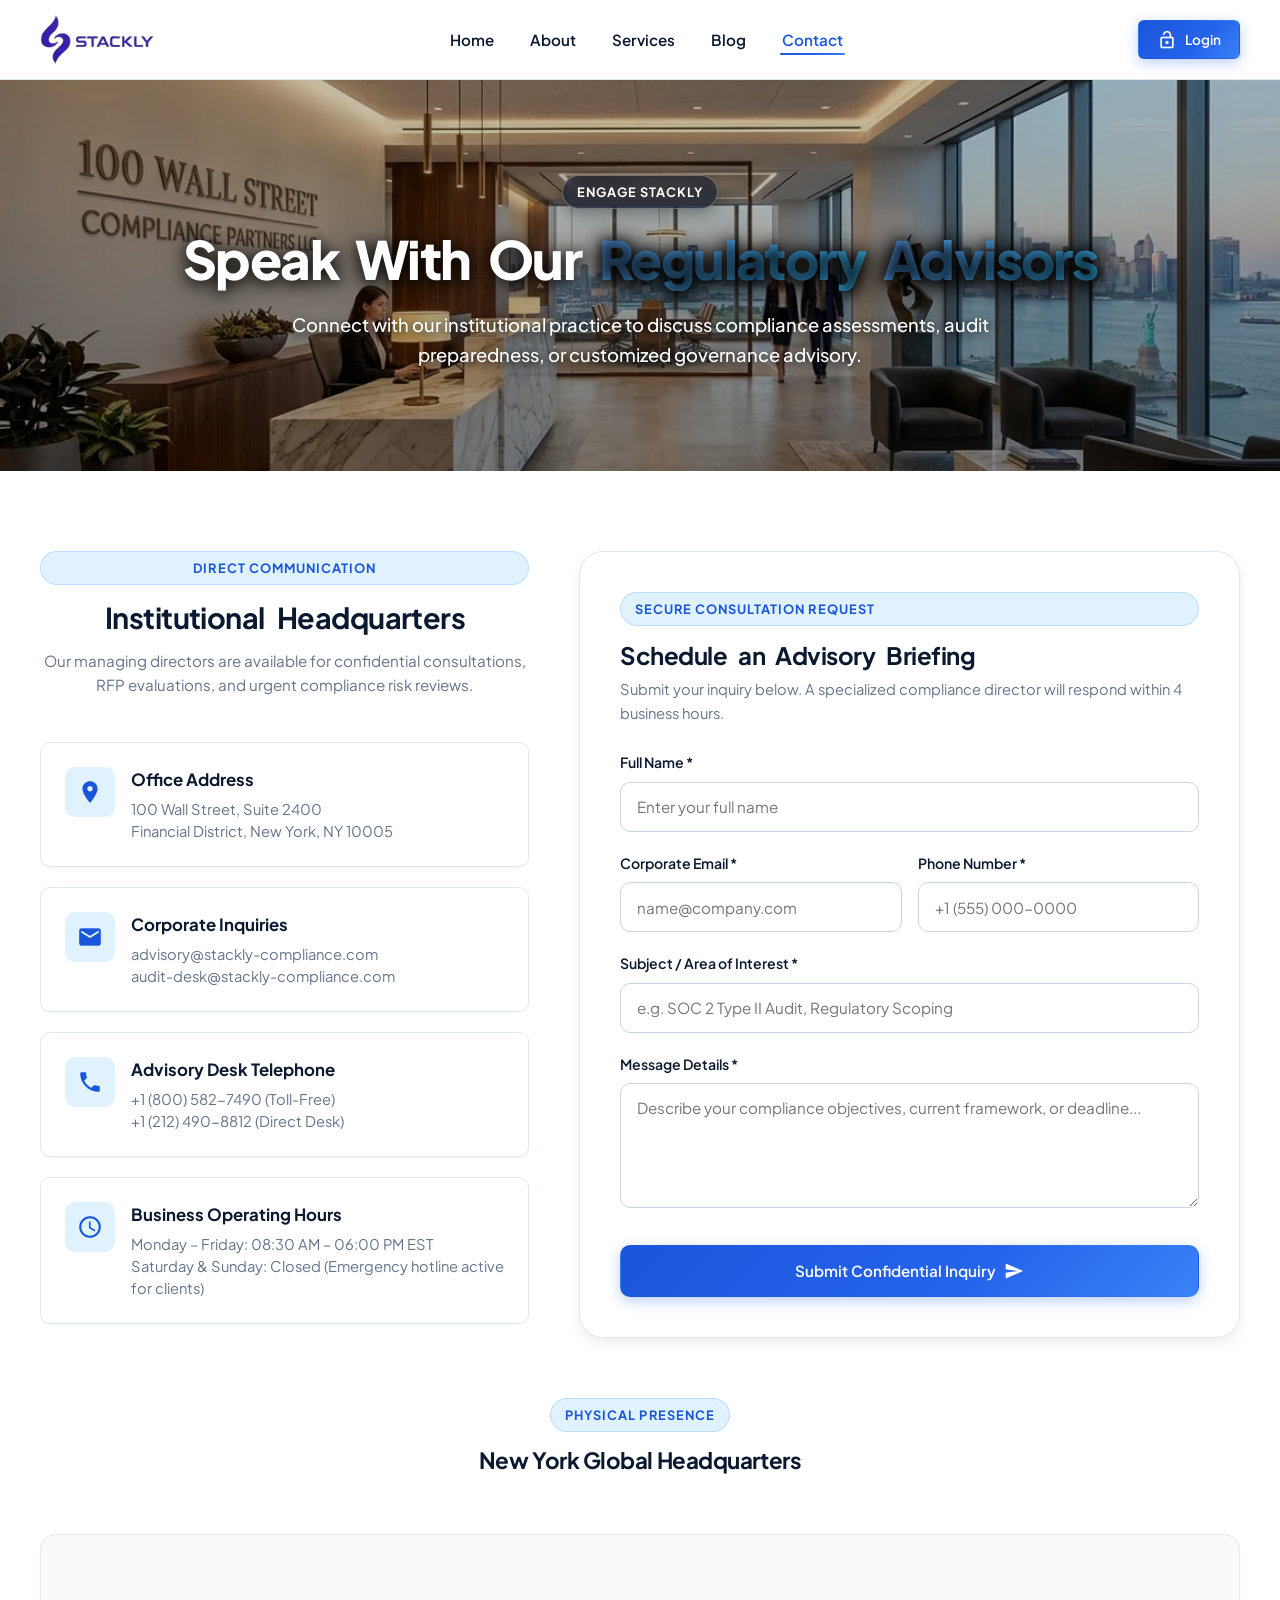
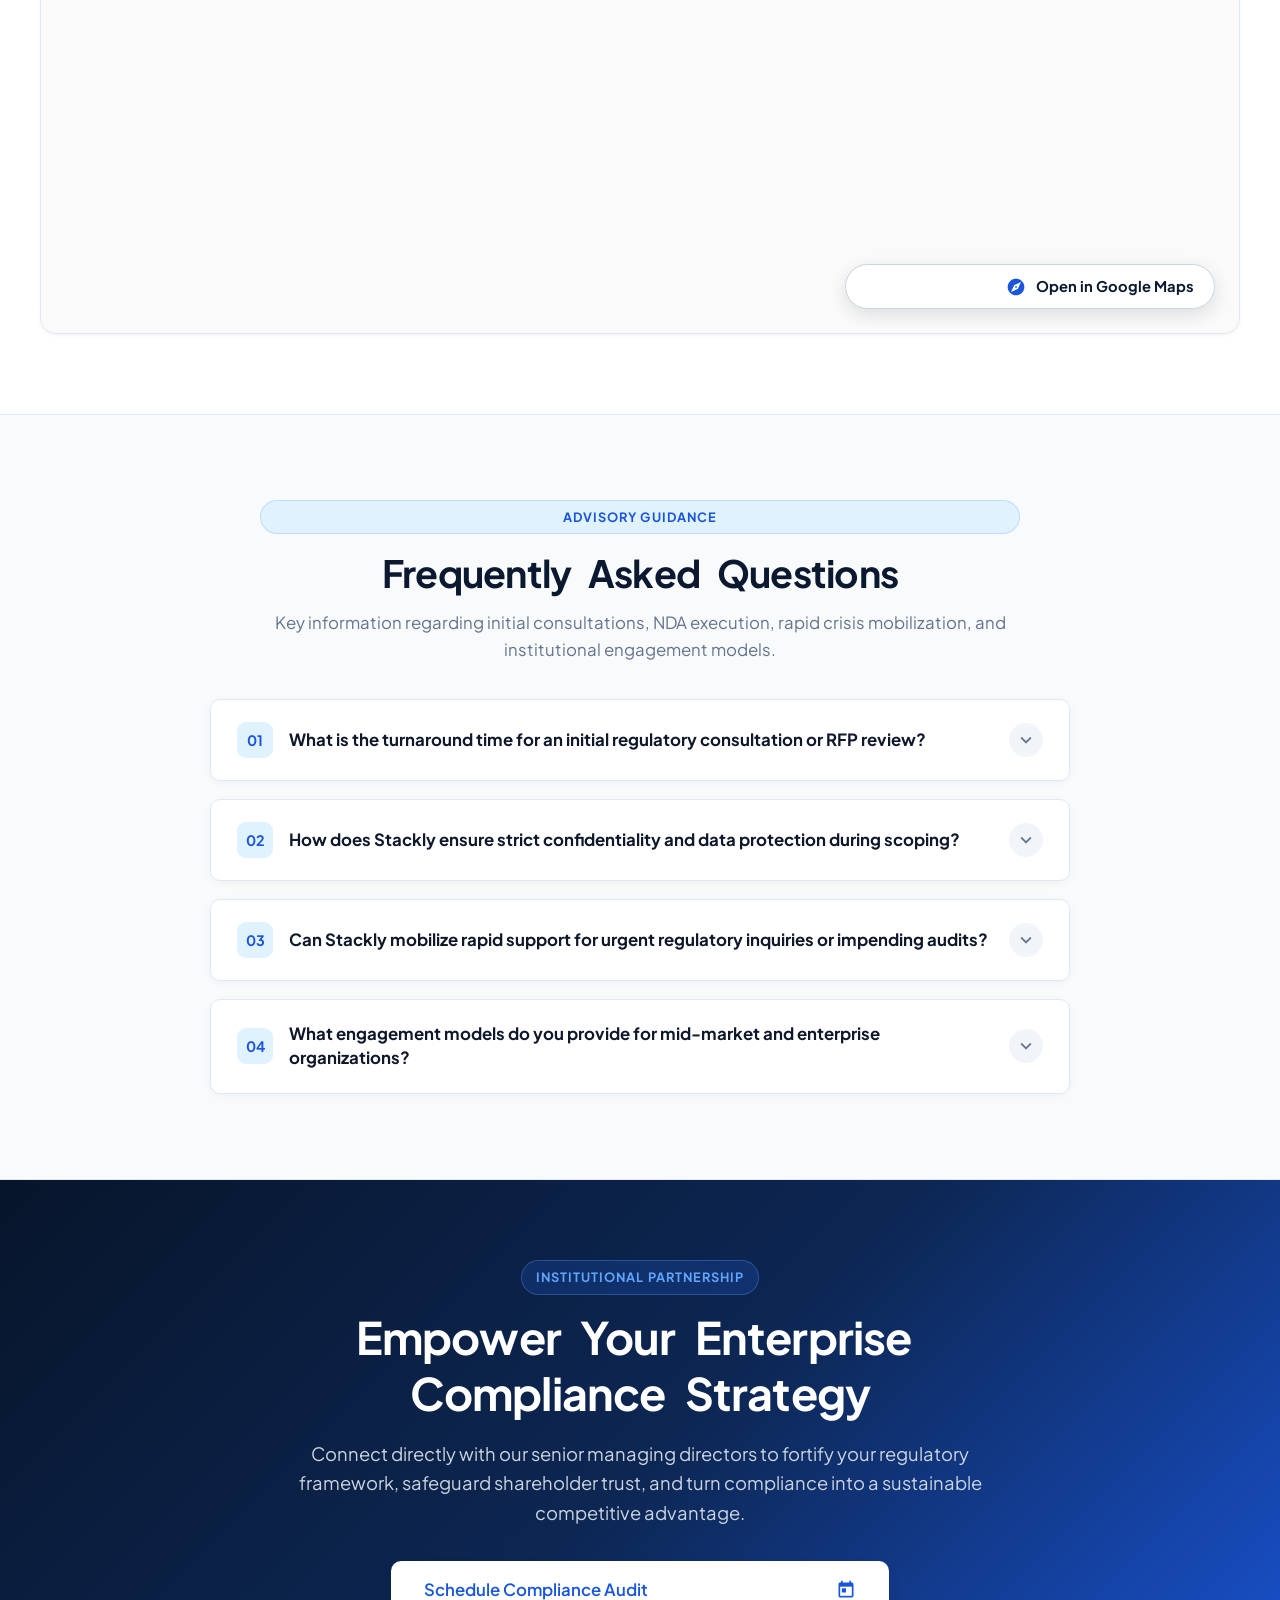
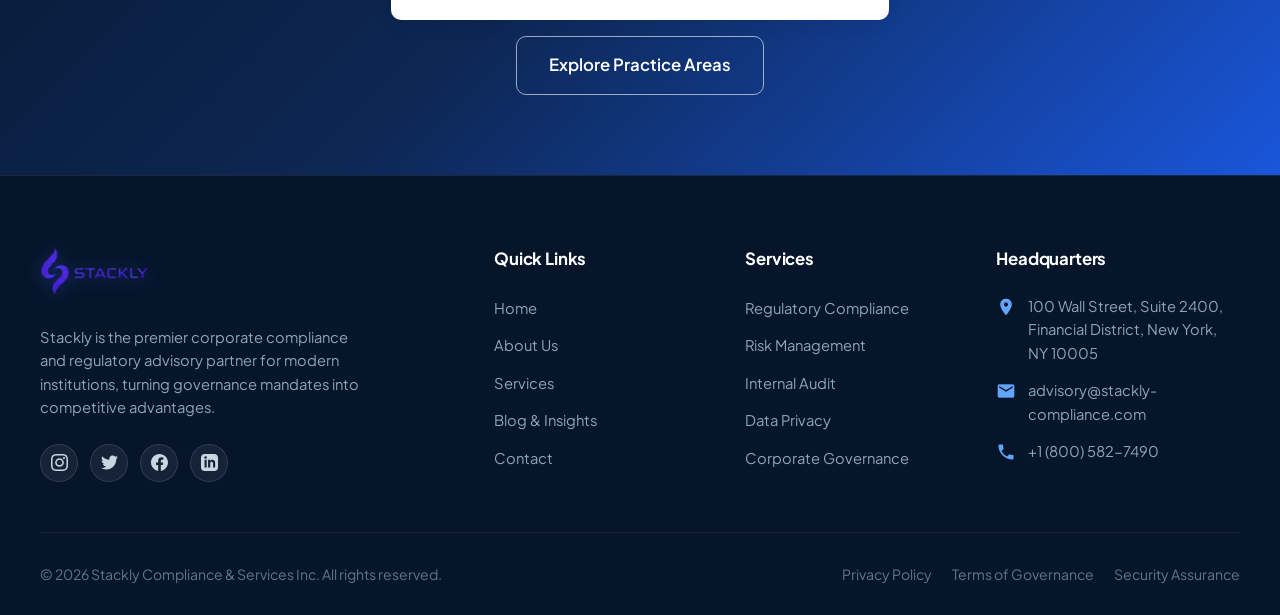
<file: contact.html>
<!DOCTYPE html>
<html lang="en">
<head>
  <meta charset="UTF-8">
  <meta name="viewport" content="width=device-width, initial-scale=1.0">
  <title>Contact Advisory Practice | Stackly Corporate Compliance</title>
  <meta name="description" content="Connect with Stackly's compliance officers, internal audit directors, and regulatory consultants for institutional engagements.">
  <link rel="stylesheet" href="css/main.css">
  <link rel="stylesheet" href="css/pages.css">
</head>
<body>

  <!-- UNIQUE PRELOADER -->
  <div class="preloader" id="sitePreloader">
    <div class="preloader-shield-wrapper">
      <div class="preloader-ring"></div>
      <div class="preloader-ring-outer"></div>
      <img src="assets/logo.webp" alt="Stackly Compliance" class="preloader-logo">
    </div>
    <div class="preloader-title">Stackly Compliance</div>
    <div class="preloader-subtext">Enterprise Governance & Regulatory Advisory</div>
    <div class="preloader-progress-bar">
      <div class="preloader-progress-fill"></div>
    </div>
  </div>

  <!-- HEADER -->
  <header class="site-header">
    <div class="container navbar">
      <a href="index.html" class="brand-logo">
        <img src="assets/logo.webp" alt="Stackly Logo">
      </a>

      <nav>
        <ul class="nav-menu">
          <li><a href="index.html" class="nav-link">Home</a></li>
          <li><a href="about.html" class="nav-link">About</a></li>
          <li><a href="services.html" class="nav-link">Services</a></li>
          <li><a href="blog.html" class="nav-link">Blog</a></li>
          <li><a href="contact.html" class="nav-link active">Contact</a></li>
        </ul>
      </nav>

      <div class="nav-actions">
        <a href="login.html" class="btn btn-primary btn-sm btn-login-desktop">
          <span class="material-icons">lock_open</span>
          <span>Login</span>
        </a>
        <button class="nav-hamburger" id="mobileMenuBtn" aria-label="Open Navigation Menu">
          <span class="material-icons">menu</span>
        </button>
      </div>
    </div>
  </header>

  <!-- MOBILE NAVIGATION DRAWER -->
  <div class="mobile-menu-overlay" id="mobileMenuOverlay"></div>
  <aside class="mobile-drawer" id="mobileDrawer">
    <div class="mobile-drawer-header">
      <a href="index.html" class="brand-logo">
        <img src="assets/logo.webp" alt="Stackly Logo">
      </a>
      <button class="mobile-drawer-close" id="mobileDrawerClose" aria-label="Close Navigation Menu">
        <span class="material-icons">close</span>
      </button>
    </div>
    <ul class="mobile-nav-links">
      <li><a href="index.html" class="mobile-nav-link"><span>Home</span></a></li>
      <li><a href="about.html" class="mobile-nav-link"><span>About</span></a></li>
      <li><a href="services.html" class="mobile-nav-link"><span>Services</span></a></li>
      <li><a href="blog.html" class="mobile-nav-link"><span>Blog</span></a></li>
      <li><a href="contact.html" class="mobile-nav-link active"><span>Contact</span></a></li>
    </ul>
    <div class="mobile-drawer-footer">
      <a href="login.html" class="btn btn-primary btn-full">
        <span class="material-icons">lock_open</span>
        <span>Login</span>
      </a>
    </div>
  </aside>

  <main>
    <!-- PAGE HERO WITH THEME BACKGROUND IMAGE -->
    <section class="page-hero-banner" style="background-image: url('assets/contact_hq.webp');">
      <div class="container">
        <div class="section-badge anim-badge" style="--delay: 0.05s;">Engage Stackly</div>
        <h1 class="page-title hero-title">
          <span class="hero-white-group">
            <span class="anim-word-left" style="--delay: 0.15s;">Speak</span>
            <span class="anim-word-left" style="--delay: 0.3s;">With</span>
            <span class="anim-word-left" style="--delay: 0.45s;">Our</span>
          </span>
          <span class="hero-blue-group">
            <span class="anim-word-right" style="--delay: 0.7s;">Regulatory</span>
            <span class="anim-word-right" style="--delay: 0.9s;">Advisors</span>
          </span>
        </h1>
        <p class="page-subtitle hero-subtitle anim-text-left" style="--delay: 1.15s;">
          Connect with our institutional practice to discuss compliance assessments, audit preparedness, or customized governance advisory.
        </p>
      </div>
    </section>

    <!-- CONTACT DETAILS & FORM SECTION -->
    <section class="section section-light">
      <div class="container">
        <div class="contact-layout-grid">
          <!-- Contact Info Column -->
          <div class="contact-info-panel fade-in-up" id="contactInfoPanel">
            <div class="section-header choreograph-header" style="margin-bottom: 24px;">
              <div class="section-badge subtitle-sentence-left" style="--s-idx: 0;">Direct Communication</div>
              <h2 class="section-title" style="font-size: 1.8rem; margin-bottom: 14px;">
                <span class="heading-word-right" style="--w-idx: 0;">Institutional</span>
                <span class="heading-word-right" style="--w-idx: 1;">Headquarters</span>
              </h2>
              <p class="section-subtitle subtitle-sentence-left" style="color: var(--color-text-muted); font-size: 0.95rem; margin-bottom: 0; --s-idx: 1;">
                Our managing directors are available for confidential consultations, RFP evaluations, and urgent compliance risk reviews.
              </p>
            </div>

            <!-- Box 1: Office Address (from LEFT) -->
            <div class="contact-channel-card channel-from-left" style="transition-delay: 0.12s;">
              <div class="channel-icon">
                <span class="material-icons">location_on</span>
              </div>
              <div>
                <div class="channel-title">Office Address</div>
                <div class="channel-value">100 Wall Street, Suite 2400<br>Financial District, New York, NY 10005</div>
              </div>
            </div>

            <!-- Box 2: Corporate Inquiries (from RIGHT) -->
            <div class="contact-channel-card channel-from-right" style="transition-delay: 0.24s;">
              <div class="channel-icon">
                <span class="material-icons">email</span>
              </div>
              <div>
                <div class="channel-title">Corporate Inquiries</div>
                <div class="channel-value">
                  advisory@stackly-compliance.com<br>
                  audit-desk@stackly-compliance.com
                </div>
              </div>
            </div>

            <!-- Box 3: Advisory Desk Telephone (from LEFT) -->
            <div class="contact-channel-card channel-from-left" style="transition-delay: 0.36s;">
              <div class="channel-icon">
                <span class="material-icons">phone</span>
              </div>
              <div>
                <div class="channel-title">Advisory Desk Telephone</div>
                <div class="channel-value">
                  +1 (800) 582-7490 (Toll-Free)<br>
                  +1 (212) 490-8812 (Direct Desk)
                </div>
              </div>
            </div>

            <!-- Box 4: Business Operating Hours (from RIGHT) -->
            <div class="contact-channel-card channel-from-right" style="transition-delay: 0.48s;">
              <div class="channel-icon">
                <span class="material-icons">schedule</span>
              </div>
              <div>
                <div class="channel-title">Business Operating Hours</div>
                <div class="channel-value">
                  Monday – Friday: 08:30 AM – 06:00 PM EST<br>
                  Saturday &amp; Sunday: Closed (Emergency hotline active for clients)
                </div>
              </div>
            </div>
          </div>

          <!-- Contact Form Column -->
          <div class="contact-form-wrapper choreograph-header fade-in-up" id="contactFormWrapper">
            <div class="section-badge subtitle-sentence-left" style="--s-idx: 0;">Secure Consultation Request</div>
            <h3 class="form-title" style="font-size: 1.5rem; margin-bottom: 8px;">
              <span class="heading-word-right" style="--w-idx: 0;">Schedule</span>
              <span class="heading-word-right" style="--w-idx: 1;">an</span>
              <span class="heading-word-right" style="--w-idx: 2;">Advisory</span>
              <span class="heading-word-right" style="--w-idx: 3;">Briefing</span>
            </h3>
            <p class="subtitle-sentence-left" style="color: var(--color-text-muted); font-size: 0.92rem; margin-bottom: 26px; --s-idx: 1;">
              Submit your inquiry below. A specialized compliance director will respond within 4 business hours.
            </p>

            <form id="contactForm" novalidate>
              <div class="form-group">
                <label for="contactName" class="form-label">Full Name *</label>
                <input type="text" id="contactName" class="form-control" placeholder="Enter your full name">
                <div id="contactNameError" class="field-error-msg" role="alert">Please enter a name.</div>
              </div>

              <div class="form-row-2col" style="display: grid; grid-template-columns: 1fr 1fr; gap: 16px;">
                <div class="form-group">
                  <label for="contactEmail" class="form-label">Corporate Email *</label>
                  <input type="email" id="contactEmail" class="form-control" placeholder="name@company.com">
                  <div id="contactEmailError" class="field-error-msg" role="alert">Please enter an email address.</div>
                </div>
                <div class="form-group">
                  <label for="contactPhone" class="form-label">Phone Number *</label>
                  <input type="tel" id="contactPhone" class="form-control" placeholder="+1 (555) 000-0000">
                  <div id="contactPhoneError" class="field-error-msg" role="alert">Please enter a phone number.</div>
                </div>
              </div>

              <div class="form-group">
                <label for="contactSubject" class="form-label">Subject / Area of Interest *</label>
                <input type="text" id="contactSubject" class="form-control" placeholder="e.g. SOC 2 Type II Audit, Regulatory Scoping">
                <div id="contactSubjectError" class="field-error-msg" role="alert">Please enter a subject.</div>
              </div>

              <div class="form-group">
                <label for="contactMessage" class="form-label">Message Details *</label>
                <textarea id="contactMessage" rows="5" class="form-control" placeholder="Describe your compliance objectives, current framework, or deadline..."></textarea>
                <div id="contactMessageError" class="field-error-msg" role="alert">Please enter your message details.</div>
              </div>

              <button type="submit" id="contactSubmitBtn" class="btn btn-primary btn-full" style="height: 52px; margin-top: 10px;">
                <span>Submit Confidential Inquiry</span>
                <span class="material-icons">send</span>
              </button>
            </form>
          </div>
        </div>

        <!-- RESPONSIVE EMBEDDED MAP -->
        <div class="fade-in-up" style="margin-top: 60px;">
          <div style="text-align: center; margin-bottom: 20px;">
            <div class="section-badge">Physical Presence</div>
            <h3 style="font-size: 1.4rem;">New York Global Headquarters</h3>
          </div>
          <div class="contact-map-wrapper">
            <iframe 
              title="Stackly Headquarters Location"
              src="https://www.google.com/maps/embed?pb=!1m18!1m12!1m3!1d3024.364448743171!2d-74.00843462346903!3d40.70557453773177!2m3!1f0!2f0!3f0!3m2!1i1024!2i768!4f13.1!3m3!1m2!1s0x89c25a171d18251b%3A0xc3141f23439b1a5e!2s100%20Wall%20St%2C%20New%20York%2C%20NY%2010005%2C%20USA!5e0!3m2!1sen!2s!4v1700000000000!5m2!1sen!2s" 
              allowfullscreen="" 
              loading="lazy" 
              referrerpolicy="no-referrer-when-downgrade">
            </iframe>
            <a href="https://www.google.com/maps/place/100+Wall+St,+New+York,+NY+10005/@40.7055745,-74.0084346,17z" target="_blank" rel="noopener noreferrer" class="contact-map-overlay" id="mapClickOverlay" title="Open full map in Google Maps" aria-label="Open full map in Google Maps">
              <div class="contact-map-badge">
                <span class="material-icons">travel_explore</span>
                <span>Open in Google Maps</span>
              </div>
            </a>
          </div>
        </div>
      </div>
    </section>

    <!-- FREQUENTLY ASKED QUESTIONS SECTION (ZIG-ZAG ARRANGEMENT ANIMATION) -->
    <section class="section contact-faq-section" id="faqSection">
      <div class="container">
        <div class="section-header choreograph-header" style="text-align: center; max-width: 760px; margin: 0 auto 36px;">
          <div class="section-badge subtitle-sentence-left" style="--s-idx: 0;">Advisory Guidance</div>
          <h2 class="section-title">
            <span class="heading-word-right" style="--w-idx: 0;">Frequently</span>
            <span class="heading-word-right" style="--w-idx: 1;">Asked</span>
            <span class="heading-word-right" style="--w-idx: 2;">Questions</span>
          </h2>
          <p class="section-subtitle subtitle-sentence-left" style="--s-idx: 1;">
            Key information regarding initial consultations, NDA execution, rapid crisis mobilization, and institutional engagement models.
          </p>
        </div>

        <div class="faq-zigzag-grid" id="faqZigzagGrid">
          <!-- FAQ 1: From LEFT -->
          <div class="faq-zigzag-item faq-from-left" style="transition-delay: 0.1s;">
            <button type="button" class="faq-question-btn" aria-expanded="false">
              <div class="faq-question-content">
                <span class="faq-num-badge">01</span>
                <span class="faq-question-text">What is the turnaround time for an initial regulatory consultation or RFP review?</span>
              </div>
              <span class="faq-chevron material-icons">expand_more</span>
            </button>
            <div class="faq-answer-drawer">
              <div class="faq-answer-content">
                Our advisory desk acknowledges all submissions within 4 business hours. A Managing Director specializing in your specific jurisdiction will schedule a confidential scoping briefing within 24 to 48 hours to evaluate your compliance timeline and required deliverables.
              </div>
            </div>
          </div>

          <!-- FAQ 2: From RIGHT -->
          <div class="faq-zigzag-item faq-from-right" style="transition-delay: 0.22s;">
            <button type="button" class="faq-question-btn" aria-expanded="false">
              <div class="faq-question-content">
                <span class="faq-num-badge">02</span>
                <span class="faq-question-text">How does Stackly ensure strict confidentiality and data protection during scoping?</span>
              </div>
              <span class="faq-chevron material-icons">expand_more</span>
            </button>
            <div class="faq-answer-drawer">
              <div class="faq-answer-content">
                All pre-engagement conversations and document exchanges are governed by bilateral, institutional-grade Non-Disclosure Agreements (NDAs). We utilize SOC 2 Type II certified, encrypted channels for all data intake and compliance evidence reviews.
              </div>
            </div>
          </div>

          <!-- FAQ 3: From LEFT -->
          <div class="faq-zigzag-item faq-from-left" style="transition-delay: 0.34s;">
            <button type="button" class="faq-question-btn" aria-expanded="false">
              <div class="faq-question-content">
                <span class="faq-num-badge">03</span>
                <span class="faq-question-text">Can Stackly mobilize rapid support for urgent regulatory inquiries or impending audits?</span>
              </div>
              <span class="faq-chevron material-icons">expand_more</span>
            </button>
            <div class="faq-answer-drawer">
              <div class="faq-answer-content">
                Yes. We maintain an emergency advisory response desk for urgent regulator audits, SEC/FINRA inquiries, GDPR data incident reports, and critical compliance gap remediations, deployable within 12 hours globally.
              </div>
            </div>
          </div>

          <!-- FAQ 4: From RIGHT -->
          <div class="faq-zigzag-item faq-from-right" style="transition-delay: 0.46s;">
            <button type="button" class="faq-question-btn" aria-expanded="false">
              <div class="faq-question-content">
                <span class="faq-num-badge">04</span>
                <span class="faq-question-text">What engagement models do you provide for mid-market and enterprise organizations?</span>
              </div>
              <span class="faq-chevron material-icons">expand_more</span>
            </button>
            <div class="faq-answer-drawer">
              <div class="faq-answer-content">
                We provide flexible engagement structures tailored to your institutional maturity—ranging from fixed-scope readiness audits and gap analyses to fractional CCO retainers and multi-year regulatory surveillance programs.
              </div>
            </div>
          </div>
        </div>
      </div>
    </section>

    <!-- CALL TO ACTION (CHOREOGRAPHED SECTION PRECEDING FOOTER AS IN HOME & ABOUT) -->
    <section class="section section-dark cta-section" id="ctaSection">
      <div class="container" style="text-align: center; max-width: 780px;">
        <div class="section-badge">Institutional Partnership</div>
        <h2 class="cta-heading" style="font-size: clamp(2rem, 3.5vw, 2.8rem); margin-bottom: 18px;">
          <span class="cta-word-left" style="--cw-idx: 0;">Empower</span>
          <span class="cta-word-left" style="--cw-idx: 1;">Your</span>
          <span class="cta-word-left" style="--cw-idx: 2;">Enterprise</span>
          <span class="cta-word-left" style="--cw-idx: 3;">Compliance</span>
          <span class="cta-word-left" style="--cw-idx: 4;">Strategy</span>
        </h2>
        <p class="cta-sentence-right" style="font-size: 1.15rem; margin-bottom: 34px;">
          Connect directly with our senior managing directors to fortify your regulatory framework, safeguard shareholder trust, and turn compliance into a sustainable competitive advantage.
        </p>
        <div style="display: flex; justify-content: center; gap: 16px; flex-wrap: wrap;">
          <a href="404.html" class="btn btn-white btn-lg cta-button-left">
            <span>Schedule Compliance Audit</span>
            <span class="material-icons">calendar_today</span>
          </a>
          <a href="404.html" class="btn btn-white-outline btn-lg cta-button-right">
            <span>Explore Practice Areas</span>
          </a>
        </div>
      </div>
    </section>
  </main>

  <!-- FOOTER -->
  <footer class="site-footer">
    <div class="container">
      <div class="footer-grid">
        <div class="footer-brand">
          <a href="index.html" class="brand-logo" style="margin-bottom: 14px;">
            <img src="assets/logo.webp" alt="Stackly Logo">
          </a>
          <p class="footer-desc">
            Stackly is the premier corporate compliance and regulatory advisory partner for modern institutions, turning governance mandates into competitive advantages.
          </p>
          <div class="footer-socials">
            <a href="404.html" class="social-icon-btn" aria-label="Instagram">
              <svg width="18" height="18" viewBox="0 0 24 24" fill="currentColor">
                <path d="M12 2.163c3.204 0 3.584.012 4.85.07 3.252.148 4.771 1.691 4.919 4.919.058 1.265.069 1.645.069 4.849 0 3.205-.012 3.584-.069 4.849-.149 3.225-1.664 4.771-4.919 4.919-1.266.058-1.644.07-4.85.07-3.204 0-3.584-.012-4.849-.07-3.26-.149-4.771-1.699-4.919-4.92-.058-1.265-.07-1.644-.07-4.849 0-3.204.013-3.583.07-4.849.149-3.227 1.664-4.771 4.919-4.919 1.266-.057 1.645-.069 4.849-.069zm0-2.163c-3.259 0-3.667.014-4.947.072-4.358.2-6.78 2.618-6.98 6.98-.059 1.281-.073 1.689-.073 4.948 0 3.259.014 3.668.072 4.948.2 4.358 2.618 6.78 6.98 6.98 1.281.058 1.689.072 4.948.072 3.259 0 3.668-.014 4.948-.072 4.354-.2 6.782-2.618 6.979-6.98.059-1.28.073-1.689.073-4.948 0-3.259-.014-3.667-.072-4.947-.196-4.354-2.617-6.78-6.979-6.98-1.281-.059-1.69-.073-4.949-.073zm0 5.838c-3.403 0-6.162 2.759-6.162 6.162s2.759 6.163 6.162 6.163 6.162-2.759 6.162-6.163c0-3.403-2.759-6.162-6.162-6.162zm0 10.162c-2.209 0-4-1.79-4-4 0-2.209 1.791-4 4-4s4 1.791 4 4c0 2.21-1.791 4-4 4zm6.406-11.845c-.796 0-1.441.645-1.441 1.44s.645 1.44 1.441 1.44c.795 0 1.439-.645 1.439-1.44s-.644-1.44-1.439-1.44z"/>
              </svg>
            </a>
            <a href="404.html" class="social-icon-btn" aria-label="Twitter">
              <svg width="18" height="18" viewBox="0 0 24 24" fill="currentColor">
                <path d="M24 4.557c-.883.392-1.832.656-2.828.775 1.017-.609 1.798-1.574 2.165-2.724-.951.564-2.005.974-3.127 1.195-.897-.957-2.178-1.555-3.594-1.555-3.179 0-5.515 2.966-4.797 6.045-4.091-.205-7.719-2.165-10.148-5.144-1.29 2.213-.669 5.108 1.523 6.574-.806-.026-1.566-.247-2.229-.616-.054 2.281 1.581 4.415 3.949 4.89-.693.188-1.452.232-2.224.084.626 1.956 2.444 3.379 4.6 3.419-2.07 1.623-4.678 2.348-7.29 2.04 2.179 1.397 4.768 2.212 7.548 2.212 9.142 0 14.307-7.721 13.995-14.646.962-.695 1.797-1.562 2.457-2.549z"/>
              </svg>
            </a>
            <a href="404.html" class="social-icon-btn" aria-label="Facebook">
              <svg width="18" height="18" viewBox="0 0 24 24" fill="currentColor">
                <path d="M24 12.073c0-6.627-5.373-12-12-12s-12 5.373-12 12c0 5.99 4.388 10.954 10.125 11.854v-8.385H7.078v-3.47h3.047V9.43c0-3.007 1.792-4.669 4.533-4.669 1.312 0 2.686.235 2.686.235v2.953H15.83c-1.491 0-1.956.925-1.956 1.874v2.25h3.328l-.532 3.47h-2.796v8.385C19.612 23.027 24 18.062 24 12.073z"/>
              </svg>
            </a>
            <a href="404.html" class="social-icon-btn" aria-label="LinkedIn">
              <svg width="18" height="18" viewBox="0 0 24 24" fill="currentColor">
                <path d="M19 0h-14c-2.761 0-5 2.239-5 5v14c0 2.761 2.239 5 5 5h14c2.762 0 5-2.239 5-5v-14c0-2.761-2.238-5-5-5zm-11 19h-3v-11h3v11zm-1.5-12.268c-.966 0-1.75-.79-1.75-1.764s.784-1.764 1.75-1.764 1.75.79 1.75 1.764-.783 1.764-1.75 1.764zm13.5 12.268h-3v-5.604c0-3.368-4-3.113-4 0v5.604h-3v-11h3v1.765c1.396-2.586 7-2.777 7 2.476v6.759z"/>
              </svg>
            </a>
          </div>
        </div>

        <div class="footer-col">
          <div class="footer-heading">Quick Links</div>
          <ul class="footer-links">
            <li><a href="index.html" class="footer-link">Home</a></li>
            <li><a href="about.html" class="footer-link">About Us</a></li>
            <li><a href="services.html" class="footer-link">Services</a></li>
            <li><a href="blog.html" class="footer-link">Blog & Insights</a></li>
            <li><a href="contact.html" class="footer-link">Contact</a></li>
          </ul>
        </div>

        <div class="footer-col">
          <div class="footer-heading">Services</div>
          <ul class="footer-links">
            <li><a href="404.html" class="footer-link">Regulatory Compliance</a></li>
            <li><a href="404.html" class="footer-link">Risk Management</a></li>
            <li><a href="404.html" class="footer-link">Internal Audit</a></li>
            <li><a href="404.html" class="footer-link">Data Privacy</a></li>
            <li><a href="404.html" class="footer-link">Corporate Governance</a></li>
          </ul>
        </div>

        <div class="footer-col">
          <div class="footer-heading">Headquarters</div>
          <div class="footer-contact-item">
            <span class="material-icons">location_on</span>
            <span>100 Wall Street, Suite 2400, Financial District, New York, NY 10005</span>
          </div>
          <div class="footer-contact-item">
            <span class="material-icons">email</span>
            <span>advisory@stackly-compliance.com</span>
          </div>
          <div class="footer-contact-item">
            <span class="material-icons">phone</span>
            <span>+1 (800) 582-7490</span>
          </div>
        </div>
      </div>

      <div class="footer-bottom">
        <div>© 2026 Stackly Compliance & Services Inc. All rights reserved.</div>
        <div class="footer-bottom-links">
          <a href="404.html">Privacy Policy</a>
          <a href="404.html">Terms of Governance</a>
          <a href="404.html">Security Assurance</a>
        </div>
      </div>
    </div>
  </footer>

  <script src="js/main.js"></script>
</body>
</html>
</file>
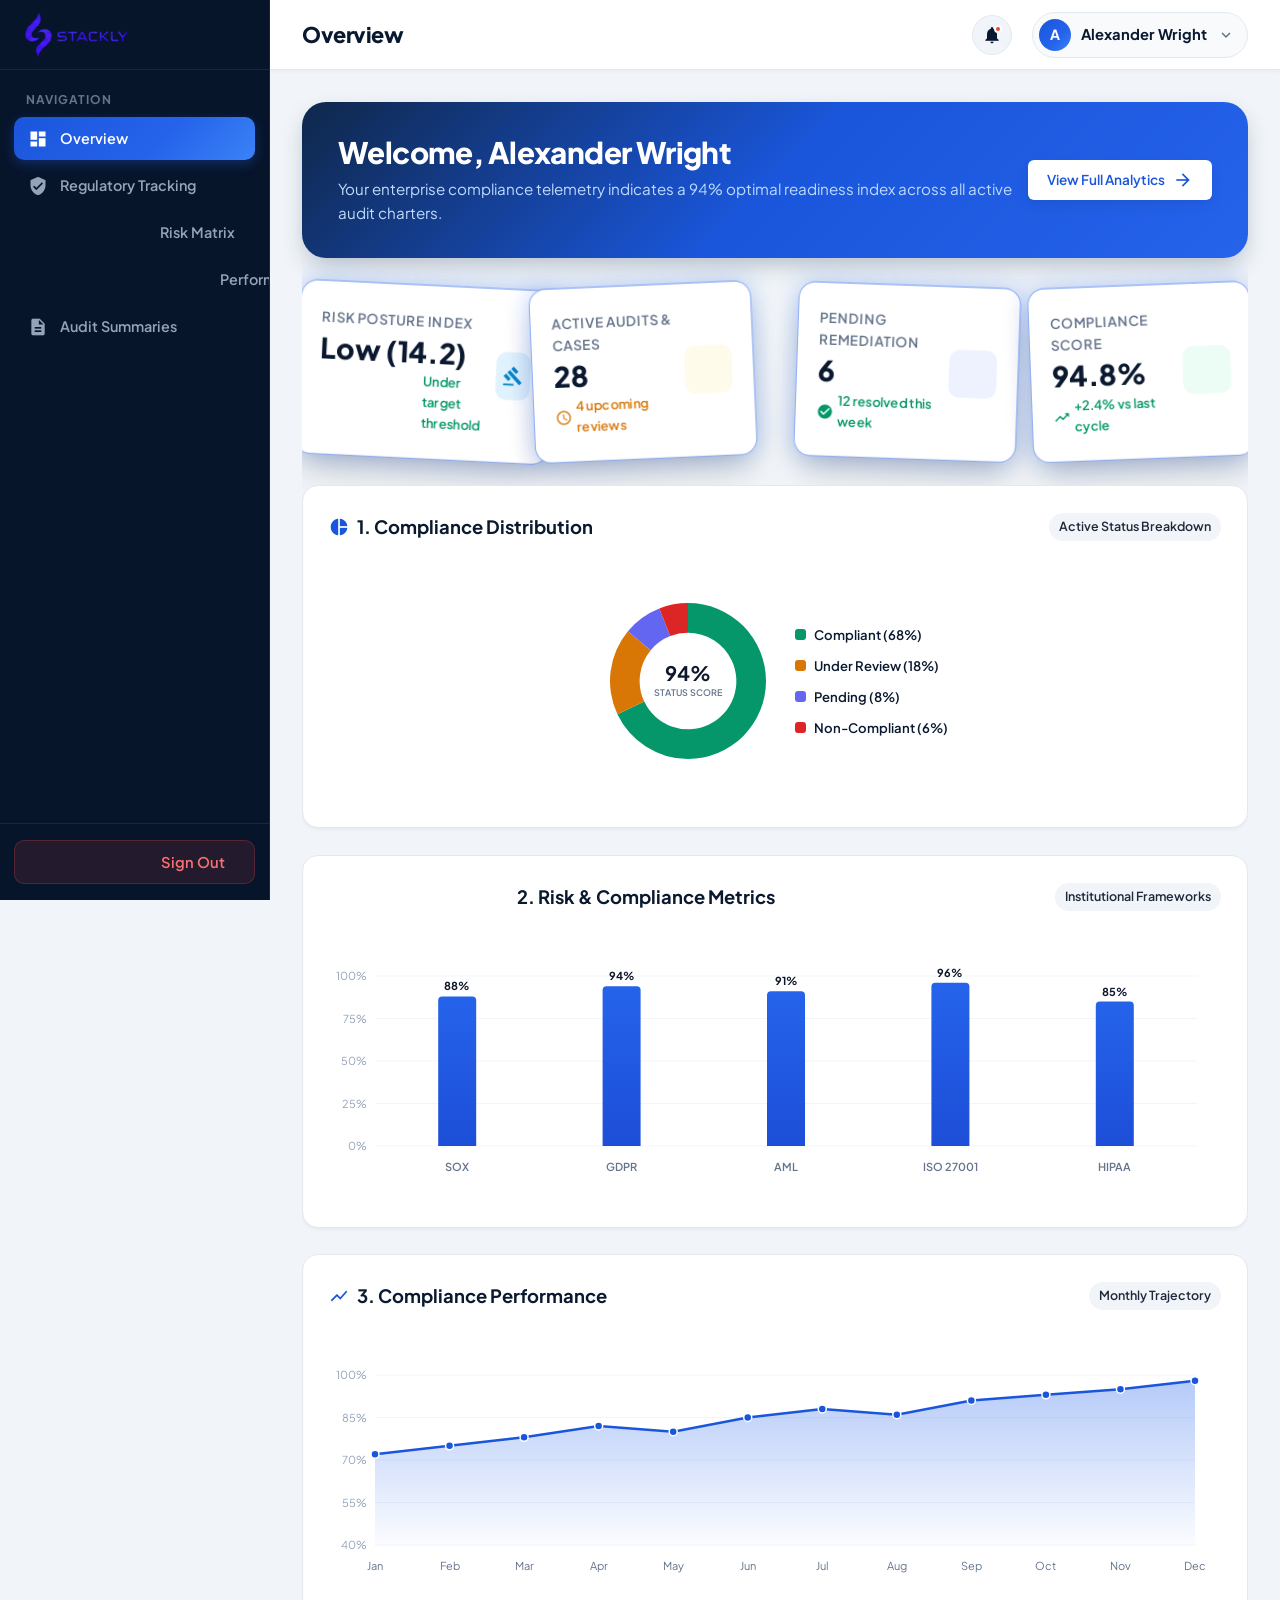
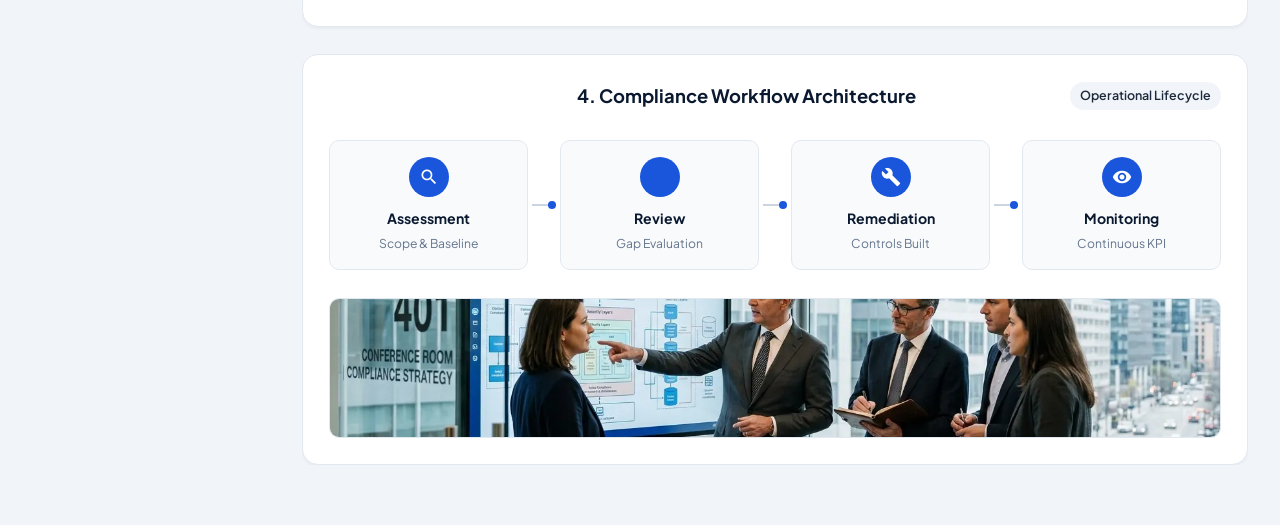
<file: dashboard.html>
<!DOCTYPE html>
<html lang="en">
<head>
  <meta charset="UTF-8">
  <meta name="viewport" content="width=device-width, initial-scale=1.0">
  <title>Compliance Executive Dashboard | Stackly Platform</title>
  <meta name="description" content="Stackly Enterprise Compliance and Risk Governance Operations Dashboard.">
  <link rel="stylesheet" href="css/main.css">
  <link rel="stylesheet" href="css/dashboard.css">
</head>
<body class="dashboard-body">

  <!-- FIXED SIDEBAR (EXACTLY 5 HEADINGS) -->
  <aside class="dash-sidebar" id="dashSidebar">
    <div class="sidebar-header">
      <a href="dashboard.html" class="sidebar-brand dash-brand-logo-action" title="Refresh Dashboard Overview">
        <img src="assets/logo.webp" alt="Stackly Logo">
      </a>
      <button class="sidebar-close-btn" id="sidebarCloseBtn" aria-label="Close Sidebar">
        <span class="material-icons">close</span>
      </button>
    </div>

    <div class="sidebar-nav-container">
      <div class="sidebar-heading-group">
        <div class="sidebar-section-title">Navigation</div>
        <ul class="sidebar-menu-list">
          <li class="sidebar-menu-item active" data-heading="Overview">
            <a href="dashboard.html">
              <span class="material-icons">dashboard</span>
              <span>Overview</span>
            </a>
          </li>
          <li class="sidebar-menu-item" data-heading="Regulatory Tracking">
            <a href="regulatory-tracking.html">
              <span class="material-icons">verified_user</span>
              <span>Regulatory Tracking</span>
            </a>
          </li>
          <li class="sidebar-menu-item" data-heading="Risk Matrix">
            <a href="risk-matrix.html">
              <span class="material-icons">shield</span>
              <span>Risk Matrix</span>
            </a>
          </li>
          <li class="sidebar-menu-item" data-heading="Performance Metrics">
            <a href="performance-metrics.html">
              <span class="material-icons">analytics</span>
              <span>Performance Metrics</span>
            </a>
          </li>
          <li class="sidebar-menu-item" data-heading="Audit Summaries">
            <a href="audit-summaries.html">
              <span class="material-icons">description</span>
              <span>Audit Summaries</span>
            </a>
          </li>
        </ul>
      </div>
    </div>

    <!-- SIGN OUT AT BOTTOM -->
    <div class="sidebar-footer">
      <button class="btn-signout" id="sidebarSignOutBtn">
        <span class="material-icons">logout</span>
        <span>Sign Out</span>
      </button>
    </div>
  </aside>

  <!-- MAIN WRAPPER -->
  <div class="dash-main-wrapper">
    <!-- TOP NAVIGATION BAR -->
    <header class="dash-topbar">
      <div class="dash-topbar-left">
        <button class="mobile-sidebar-toggle" id="mobileSidebarToggle" aria-label="Open Sidebar">
          <span class="material-icons">menu</span>
        </button>
        <h1 class="page-current-heading" id="pageCurrentHeading">Overview</h1>
      </div>

      <div class="dash-topbar-right">
        <!-- Quick Action / Notification -->
        <a href="404.html" class="topbar-badge-icon" title="Notifications" aria-label="Notifications">
          <span class="material-icons">notifications</span>
          <span class="notification-dot"></span>
        </a>

        <!-- PROFILE TRIGGER WITH LOGGED IN USER NAME -->
        <div class="profile-pill-trigger" id="profileDropdownTrigger" tabindex="0">
          <div class="profile-avatar-circle" id="profileAvatarLetter">S</div>
          <span class="profile-name-text" id="topbarUserName">Sathya</span>
          <span class="material-icons" style="font-size: 18px; color: var(--color-text-muted);">expand_more</span>

          <!-- DYNAMIC PROFILE POPOVER PANEL (ONLY NAME, EMAIL, ROLE) -->
          <div class="profile-panel-dropdown" id="profileDropdownPanel">
            <div class="profile-panel-header" style="padding-bottom: 0; border-bottom: none; margin-bottom: 0;">
              <div class="profile-detail-name" id="profileDetailName">Sathya</div>
              <div class="profile-detail-email" id="profileDetailEmail">sathya.compliance@gmail.com</div>
              <span class="profile-role-tag" id="profileDetailRole">Compliance Officer</span>
            </div>
          </div>
        </div>
      </div>
    </header>

    <!-- DASHBOARD CONTENT AREA -->
    <main class="dash-content-area">
      <!-- WELCOME HERO BANNER (DYNAMIC USER NAME) -->
      <section class="dash-welcome-banner fade-in-up" id="dashOverviewSection">
        <div>
          <h2 class="welcome-title">Welcome, <span class="dynamic-user-name">Sathya</span></h2>
          <p class="welcome-sub">
            Your enterprise compliance telemetry indicates a 94% optimal readiness index across all active audit charters.
          </p>
        </div>
        <div class="welcome-actions">
          <a href="404.html" class="btn btn-white btn-sm">
            <span>View Full Analytics</span>
            <span class="material-icons">arrow_forward</span>
          </a>
        </div>
      </section>

      <!-- STATS SUMMARY WIDGETS -->
      <section class="dash-stats-row" id="dashStatsRow">
        <!-- 1. Compliance Score -->
        <div class="dash-stat-widget fade-in-up" data-stat-id="compliance-score">
          <div class="stat-widget-info">
            <div class="stat-widget-label">Compliance Score</div>
            <div class="stat-widget-value">94.8%</div>
            <div class="stat-widget-trend trend-up">
              <span class="material-icons" style="font-size: 16px;">trending_up</span>
              <span>+2.4% vs last cycle</span>
            </div>
          </div>
          <div class="stat-widget-icon green">
            <span class="material-icons">verified</span>
          </div>
        </div>

        <!-- 2. Risk Overview -->
        <div class="dash-stat-widget fade-in-up" data-stat-id="risk-posture">
          <div class="stat-widget-info">
            <div class="stat-widget-label">Risk Posture Index</div>
            <div class="stat-widget-value">Low (14.2)</div>
            <div class="stat-widget-trend trend-up">
              <span class="material-icons" style="font-size: 16px;">shield</span>
              <span>Under target threshold</span>
            </div>
          </div>
          <div class="stat-widget-icon blue">
            <span class="material-icons">gavel</span>
          </div>
        </div>

        <!-- 3. Active Compliance Cases -->
        <div class="dash-stat-widget fade-in-up" data-stat-id="active-audits">
          <div class="stat-widget-info">
            <div class="stat-widget-label">Active Audits & Cases</div>
            <div class="stat-widget-value">28</div>
            <div class="stat-widget-trend trend-warning">
              <span class="material-icons" style="font-size: 16px;">schedule</span>
              <span>4 upcoming reviews</span>
            </div>
          </div>
          <div class="stat-widget-icon amber">
            <span class="material-icons">pending_actions</span>
          </div>
        </div>

        <!-- 4. Pending Actions -->
        <div class="dash-stat-widget fade-in-up" data-stat-id="pending-remediation">
          <div class="stat-widget-info">
            <div class="stat-widget-label">Pending Remediation</div>
            <div class="stat-widget-value">6</div>
            <div class="stat-widget-trend trend-up">
              <span class="material-icons" style="font-size: 16px;">check_circle</span>
              <span>12 resolved this week</span>
            </div>
          </div>
          <div class="stat-widget-icon purple">
            <span class="material-icons">task_alt</span>
          </div>
        </div>
      </section>

      <!-- FOUR MAIN ANALYTICAL SECTIONS ARRANGED ONE BY ONE -->
      <section class="analytics-stacked-column">
        <!-- SECTION 1 – PIE CHART (COMPLIANCE DISTRIBUTION) -->
        <div class="analytic-card scroll-slide-left fade-in-up" id="dashRegulatorySection">
          <div class="analytic-card-header">
            <div class="analytic-card-title">
              <span class="material-icons">pie_chart</span>
              <span>1. Compliance Distribution</span>
            </div>
            <div class="analytic-badge">Active Status Breakdown</div>
          </div>
          <div class="chart-container-box pie-box">
            <div class="pie-chart-wrapper">
              <canvas id="compliancePieChartCanvas" width="220" height="220"></canvas>
              <ul class="pie-chart-legend">
                <li class="legend-item">
                  <span class="legend-color-box" style="background:#059669;"></span>
                  <span>Compliant (68%)</span>
                </li>
                <li class="legend-item">
                  <span class="legend-color-box" style="background:#d97706;"></span>
                  <span>Under Review (18%)</span>
                </li>
                <li class="legend-item">
                  <span class="legend-color-box" style="background:#6366f1;"></span>
                  <span>Pending (8%)</span>
                </li>
                <li class="legend-item">
                  <span class="legend-color-box" style="background:#dc2626;"></span>
                  <span>Non-Compliant (6%)</span>
                </li>
              </ul>
            </div>
          </div>
        </div>

        <!-- SECTION 2 – BAR CHART (RISK & COMPLIANCE METRICS) -->
        <div class="analytic-card scroll-slide-right fade-in-up" id="dashRiskMatrixSection">
          <div class="analytic-card-header">
            <div class="analytic-card-title">
              <span class="material-icons">bar_chart</span>
              <span>2. Risk & Compliance Metrics</span>
            </div>
            <div class="analytic-badge">Institutional Frameworks</div>
          </div>
          <div class="chart-container-box">
            <canvas id="riskMetricsBarChartCanvas"></canvas>
          </div>
        </div>

        <!-- SECTION 3 – GRAPH (COMPLIANCE PERFORMANCE) -->
        <div class="analytic-card scroll-slide-left fade-in-up" id="dashPerformanceSection">
          <div class="analytic-card-header">
            <div class="analytic-card-title">
              <span class="material-icons">show_chart</span>
              <span>3. Compliance Performance</span>
            </div>
            <div class="analytic-badge">Monthly Trajectory</div>
          </div>
          <div class="chart-container-box">
            <canvas id="performanceLineChartCanvas"></canvas>
          </div>
        </div>

        <!-- SECTION 4 – VISUAL DIAGRAM (COMPLIANCE WORKFLOW ARCHITECTURE) -->
        <div class="analytic-card scroll-slide-right fade-in-up" id="dashAuditSection">
          <div class="analytic-card-header">
            <div class="analytic-card-title">
              <span class="material-icons">account_tree</span>
              <span>4. Compliance Workflow Architecture</span>
            </div>
            <div class="analytic-badge">Operational Lifecycle</div>
          </div>

          <!-- Flow built with cards, CSS connectors, Material Icons, NO arrow characters -->
          <div class="process-diagram-container">
            <div class="diagram-node">
              <div class="diagram-node-icon"><span class="material-icons">search</span></div>
              <div class="diagram-node-title">Assessment</div>
              <div class="diagram-node-desc">Scope & Baseline</div>
            </div>

            <div class="diagram-connector-pipe"></div>

            <div class="diagram-node">
              <div class="diagram-node-icon"><span class="material-icons">rule</span></div>
              <div class="diagram-node-title">Review</div>
              <div class="diagram-node-desc">Gap Evaluation</div>
            </div>

            <div class="diagram-connector-pipe"></div>

            <div class="diagram-node">
              <div class="diagram-node-icon"><span class="material-icons">build</span></div>
              <div class="diagram-node-title">Remediation</div>
              <div class="diagram-node-desc">Controls Built</div>
            </div>

            <div class="diagram-connector-pipe"></div>

            <div class="diagram-node">
              <div class="diagram-node-icon"><span class="material-icons">visibility</span></div>
              <div class="diagram-node-title">Monitoring</div>
              <div class="diagram-node-desc">Continuous KPI</div>
            </div>
          </div>

          <div class="workflow-image-preview">
            <img src="assets/services_consulting.webp" alt="Compliance Strategy & Architecture Flow">
          </div>
        </div>
      </section>
    </main>
  </div>

  <script src="js/main.js"></script>
  <script src="js/dashboard.js"></script>
</body>
</html>
</file>
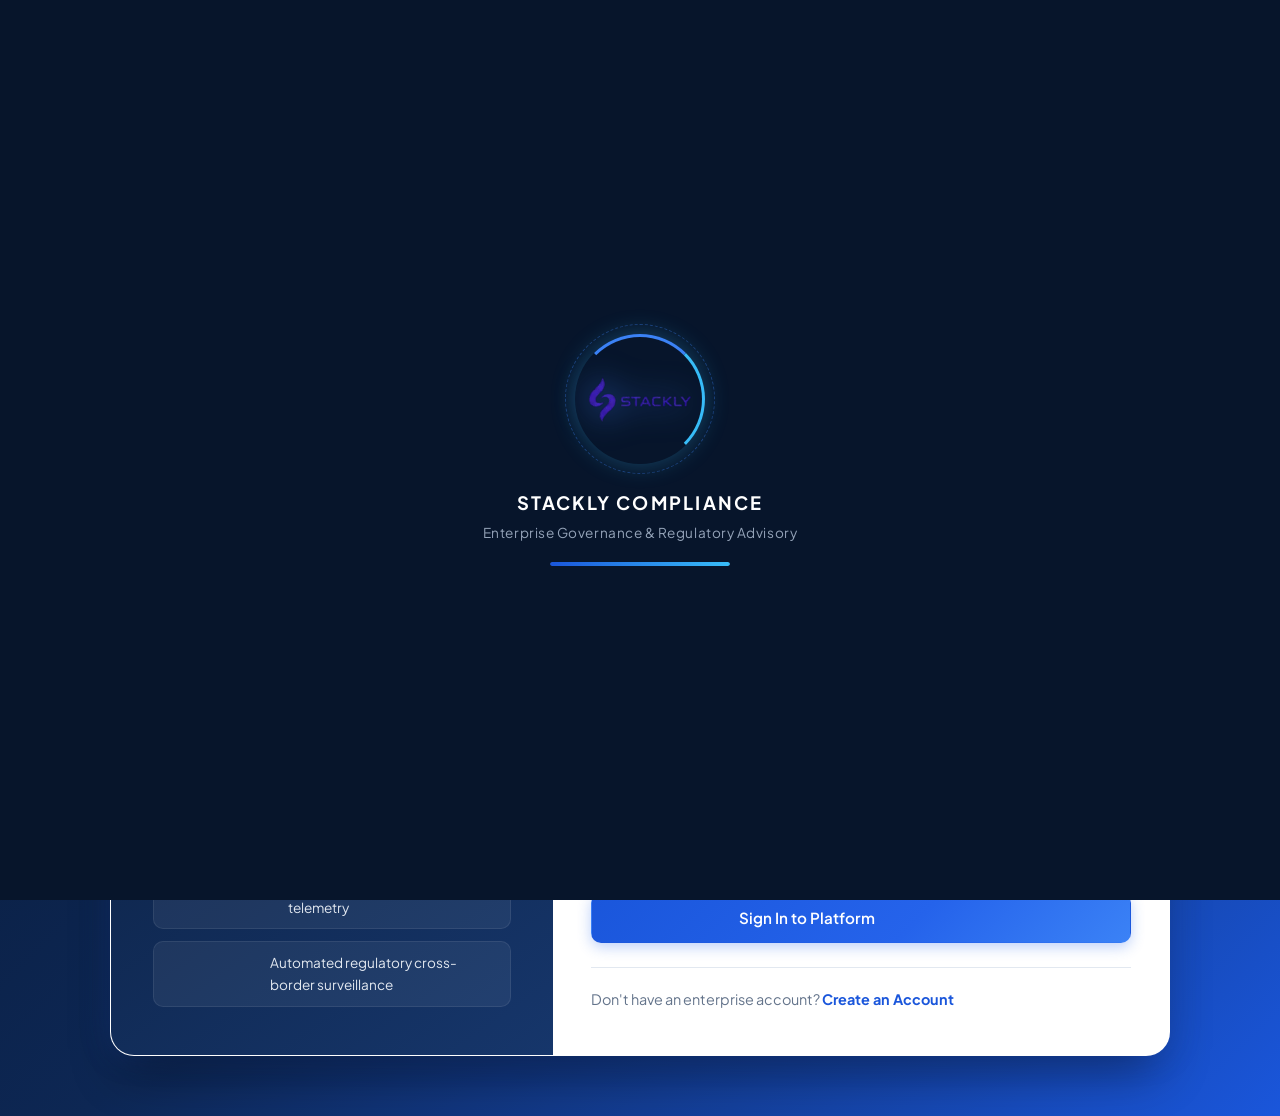
<file: login.html>
<!DOCTYPE html>
<html lang="en">
<head>
  <meta charset="UTF-8">
  <meta name="viewport" content="width=device-width, initial-scale=1.0">
  <title>Login | Stackly Compliance Platform</title>
  <meta name="description" content="Access the Stackly enterprise compliance and regulatory governance dashboard.">
  <link rel="stylesheet" href="css/main.css">
  <link rel="stylesheet" href="css/pages.css">
</head>
<body>

  <!-- UNIQUE PRELOADER -->
  <div class="preloader" id="sitePreloader">
    <div class="preloader-shield-wrapper">
      <div class="preloader-ring"></div>
      <div class="preloader-ring-outer"></div>
      <img src="assets/logo.webp" alt="Stackly Compliance" class="preloader-logo">
    </div>
    <div class="preloader-title">Stackly Compliance</div>
    <div class="preloader-subtext">Enterprise Governance & Regulatory Advisory</div>
    <div class="preloader-progress-bar">
      <div class="preloader-progress-fill"></div>
    </div>
  </div>

  <div class="auth-page-wrapper">
    <!-- TWO-COLUMN SPLIT CONTAINER -->
    <div class="auth-split-card fade-in-up">
      
      <!-- LEFT COLUMN: THEME-RELEVANT COMPLIANCE VISUAL -->
      <div class="auth-visual-side">
        <div class="auth-visual-bg-glow"></div>
        
        <div class="auth-visual-top">
          <div class="auth-visual-badge">
            <span class="material-icons">security</span>
            <span>Enterprise Compliance</span>
          </div>
          <h2 class="auth-visual-heading">Intelligent Governance & <span>Regulatory Oversight</span></h2>
          <p class="auth-visual-subtext">Automated audit trails, SOC2/ISO telemetry, and real-time risk assessment designed for modern compliance teams.</p>
        </div>

        <div class="auth-visual-image-wrapper">
          <img src="assets/hero_security_center.webp" alt="Stackly Compliance Telemetry System" class="auth-visual-image">
        </div>

        <div class="auth-visual-perks">
          <div class="auth-perk-item">
            <span class="material-icons">verified</span>
            <span>Real-time continuous audit readiness & compliance scoring</span>
          </div>
          <div class="auth-perk-item">
            <span class="material-icons">shield</span>
            <span>Zero-trust enterprise governance with encrypted telemetry</span>
          </div>
          <div class="auth-perk-item">
            <span class="material-icons">speed</span>
            <span>Automated regulatory cross-border surveillance</span>
          </div>
        </div>
      </div>

      <!-- RIGHT COLUMN: AUTHENTICATION FORM CONTENT -->
      <div class="auth-form-side">
        <!-- Back to Home Button at the top of Stackly logo -->
        <div class="auth-top-action-bar">
          <a href="index.html" class="auth-back-home" id="loginBackHomeBtn">
            <span class="material-icons">arrow_back</span>
            <span>Back to Home</span>
          </a>
        </div>

        <!-- Stackly Logo -->
        <a href="index.html" class="auth-logo-link">
          <img src="assets/logo.webp" alt="Stackly Logo" class="auth-logo">
        </a>
        
        <h1 class="auth-title">Welcome Back</h1>
        <p class="auth-subtitle">Sign in to access your enterprise compliance portal</p>

        <form id="loginForm" novalidate>
          <!-- Name Field for Dynamic Dashboard Personalization -->
          <div class="form-group">
            <label for="loginName" class="form-label">Full Name</label>
            <input 
              type="text" 
              id="loginName" 
              class="form-control" 
              placeholder="Enter your name" 
              autocomplete="name"
            >
            <div id="loginNameError" class="form-feedback error"></div>
          </div>

          <!-- Email Address (Gmail Only) -->
          <div class="form-group">
            <label for="loginEmail" class="form-label">Email Address</label>
            <input 
              type="email" 
              id="loginEmail" 
              class="form-control" 
              placeholder="Enter your email" 
              autocomplete="email"
            >
            <div id="loginEmailError" class="form-feedback error"></div>
          </div>

          <!-- Role Selector: Streamlined 2-Box Selector -->
          <div class="form-group">
            <label class="form-label">Compliance Role</label>
            <input type="hidden" id="selectedRole" value="Compliance Officer">
            
            <div class="role-boxes-grid" id="loginRoleBoxes">
              <!-- Role Box 1: Compliance Officer -->
              <div class="role-box active" data-role="Compliance Officer" tabindex="0" role="radio" aria-checked="true" aria-label="Compliance Officer">
                <div class="role-box-header">
                  <span class="material-icons role-box-icon">verified_user</span>
                  <div class="role-box-radio"></div>
                </div>
                <div class="role-box-title">Compliance Officer</div>
                <div class="role-box-desc">Audit & Regulatory Governance</div>
              </div>

              <!-- Role Box 2: Compliance Manager -->
              <div class="role-box" data-role="Compliance Manager" tabindex="0" role="radio" aria-checked="false" aria-label="Compliance Manager">
                <div class="role-box-header">
                  <span class="material-icons role-box-icon">manage_accounts</span>
                  <div class="role-box-radio"></div>
                </div>
                <div class="role-box-title">Compliance Manager</div>
                <div class="role-box-desc">Risk Management & Oversight</div>
              </div>
            </div>
            <div id="loginRoleError" class="form-feedback error"></div>
          </div>

          <!-- Password (Exactly 8 characters) -->
          <div class="form-group">
            <label for="loginPassword" class="form-label">Password</label>
            <input 
              type="password" 
              id="loginPassword" 
              class="form-control" 
              placeholder="Enter the password" 
              maxlength="8"
              autocomplete="current-password"
            >
            <div id="loginPasswordError" class="form-feedback error"></div>
          </div>

          <!-- Forgot Password Link -> 404.html -->
          <div class="auth-helper-row">
            <span></span>
            <a href="404.html" id="forgotPasswordLink">Forgot Password?</a>
          </div>

          <!-- General Feedback Message -->
          <div id="loginGeneralFeedback" class="form-feedback" style="margin-bottom: 16px;"></div>

          <!-- Submit Button -->
          <button type="submit" class="btn btn-primary btn-full" id="loginSubmitBtn" style="height: 50px;">
            <span>Sign In to Platform</span>
            <span class="material-icons">login</span>
          </button>
        </form>

        <!-- Create Account Link -> signup.html -->
        <div class="auth-card-footer">
          Don't have an enterprise account? 
          <a href="signup.html" id="signupLink">Create an Account</a>
        </div>
      </div>

    </div>
  </div>

  <script src="js/main.js"></script>
  <script src="js/auth.js"></script>
</body>
</html>
</file>
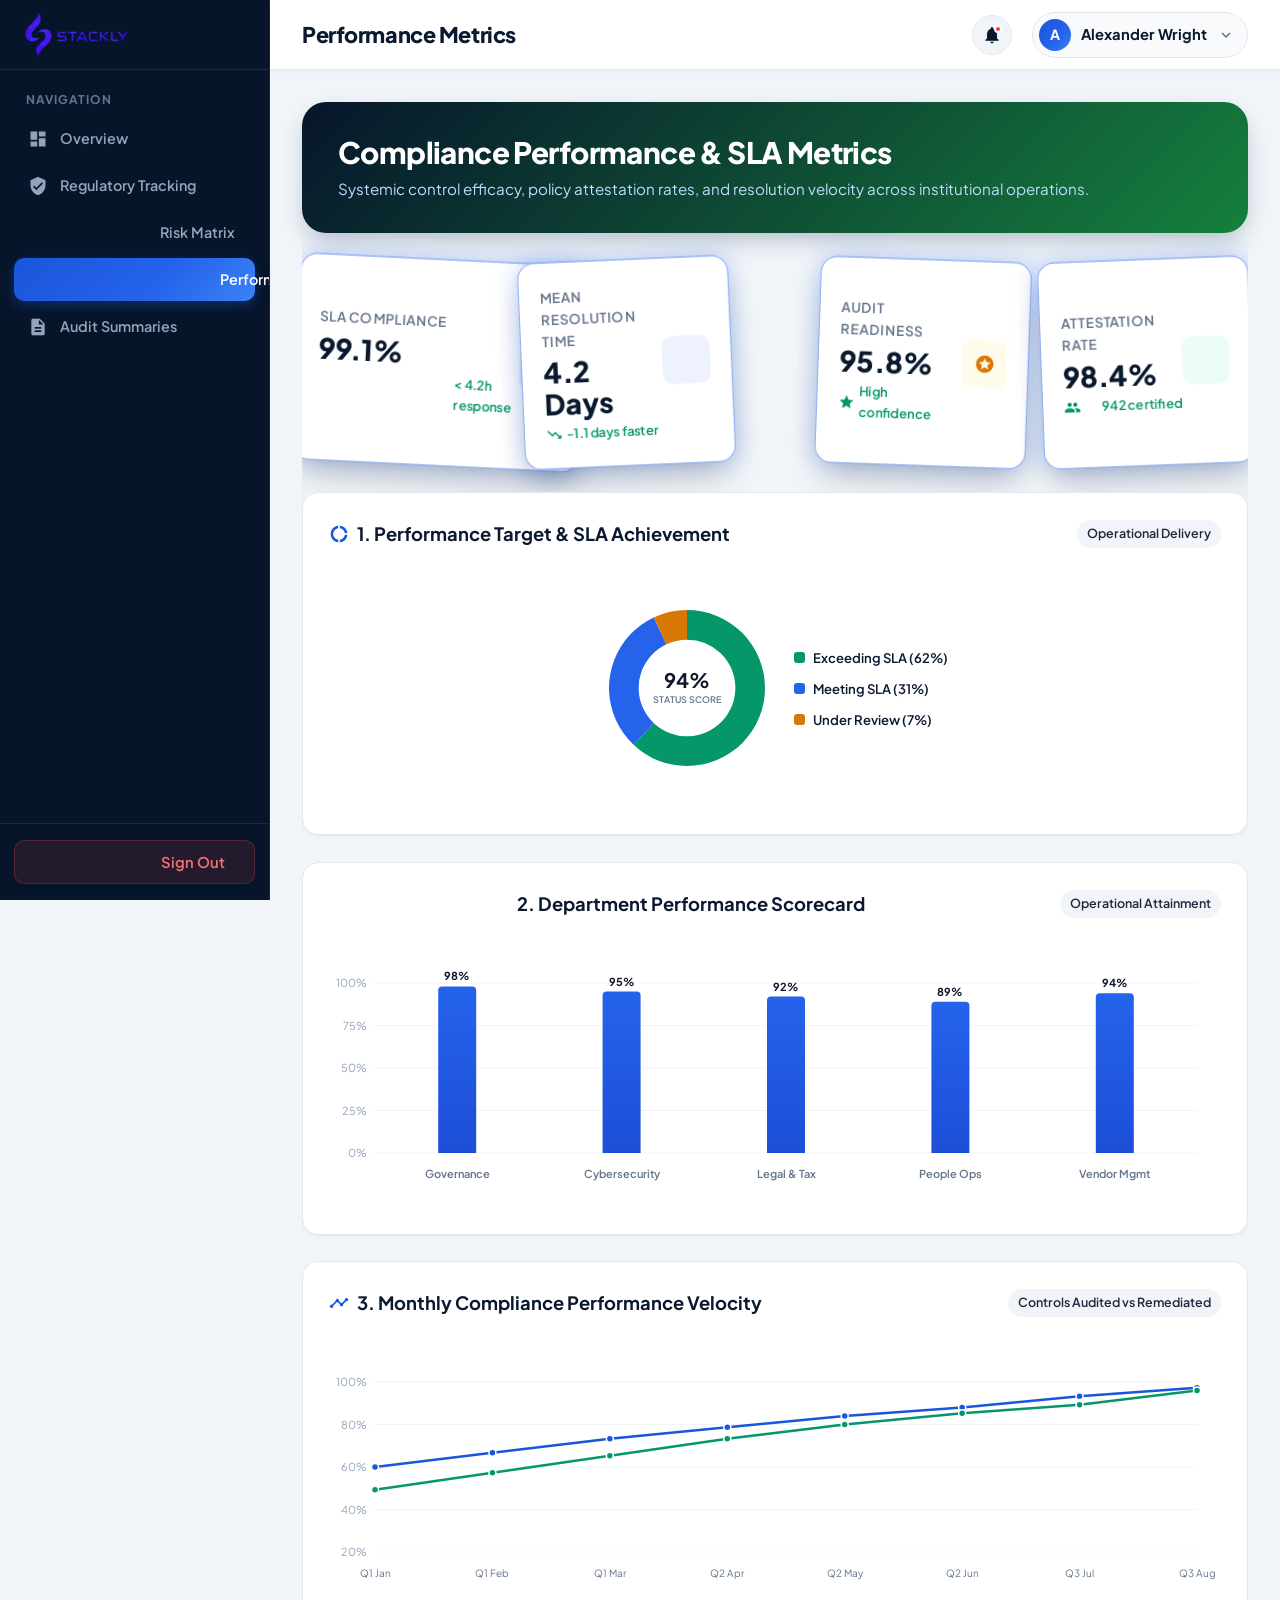
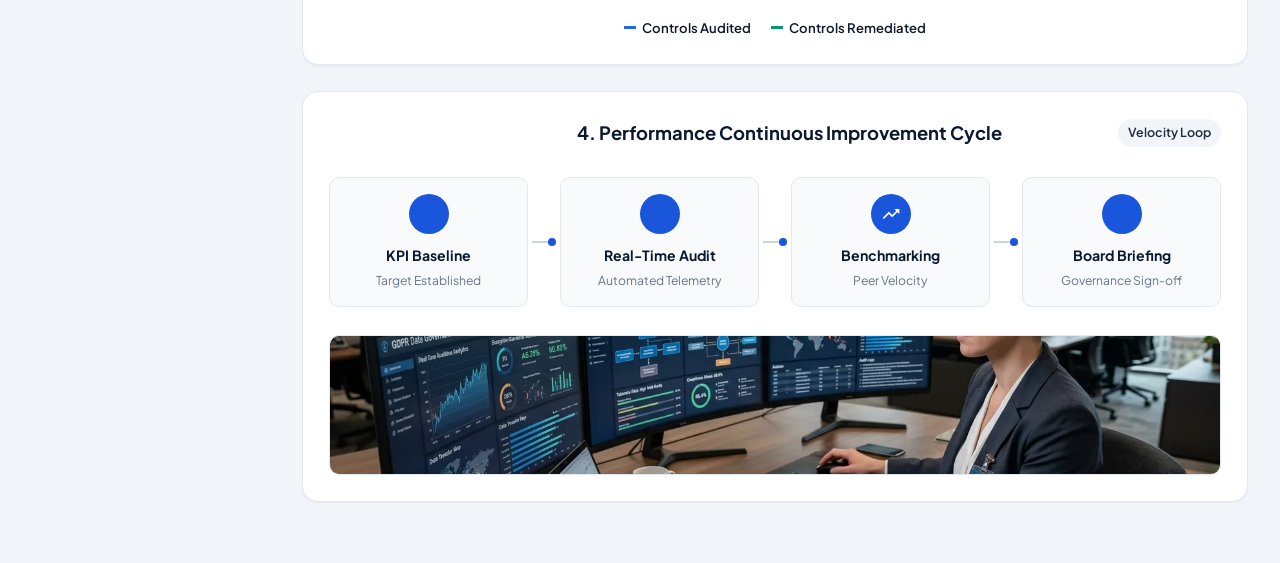
<file: performance-metrics.html>
<!DOCTYPE html>
<html lang="en">
<head>
  <meta charset="UTF-8">
  <meta name="viewport" content="width=device-width, initial-scale=1.0">
  <title>Performance Metrics | Stackly Platform</title>
  <meta name="description" content="Compliance performance, SLA metrics, control efficacy velocity, and attestation tracking on Stackly.">
  <link rel="stylesheet" href="css/main.css">
  <link rel="stylesheet" href="css/dashboard.css">
</head>
<body class="dashboard-body">

  <!-- FIXED SIDEBAR (EXACTLY 5 HEADINGS) -->
  <aside class="dash-sidebar" id="dashSidebar">
    <div class="sidebar-header">
      <a href="dashboard.html" class="sidebar-brand dash-brand-logo-action" title="Navigate to Overview">
        <img src="assets/logo.webp" alt="Stackly Logo">
      </a>
      <button class="sidebar-close-btn" id="sidebarCloseBtn" aria-label="Close Sidebar">
        <span class="material-icons">close</span>
      </button>
    </div>

    <div class="sidebar-nav-container">
      <div class="sidebar-heading-group">
        <div class="sidebar-section-title">Navigation</div>
        <ul class="sidebar-menu-list">
          <li class="sidebar-menu-item" data-heading="Overview">
            <a href="dashboard.html">
              <span class="material-icons">dashboard</span>
              <span>Overview</span>
            </a>
          </li>
          <li class="sidebar-menu-item" data-heading="Regulatory Tracking">
            <a href="regulatory-tracking.html">
              <span class="material-icons">verified_user</span>
              <span>Regulatory Tracking</span>
            </a>
          </li>
          <li class="sidebar-menu-item" data-heading="Risk Matrix">
            <a href="risk-matrix.html">
              <span class="material-icons">shield</span>
              <span>Risk Matrix</span>
            </a>
          </li>
          <li class="sidebar-menu-item active" data-heading="Performance Metrics">
            <a href="performance-metrics.html">
              <span class="material-icons">analytics</span>
              <span>Performance Metrics</span>
            </a>
          </li>
          <li class="sidebar-menu-item" data-heading="Audit Summaries">
            <a href="audit-summaries.html">
              <span class="material-icons">description</span>
              <span>Audit Summaries</span>
            </a>
          </li>
        </ul>
      </div>
    </div>

    <!-- SIGN OUT AT BOTTOM -->
    <div class="sidebar-footer">
      <button class="btn-signout" id="sidebarSignOutBtn">
        <span class="material-icons">logout</span>
        <span>Sign Out</span>
      </button>
    </div>
  </aside>

  <!-- MAIN WRAPPER -->
  <div class="dash-main-wrapper">
    <!-- TOP NAVIGATION BAR -->
    <header class="dash-topbar">
      <div class="dash-topbar-left">
        <button class="mobile-sidebar-toggle" id="mobileSidebarToggle" aria-label="Open Sidebar">
          <span class="material-icons">menu</span>
        </button>
        <h1 class="page-current-heading" id="pageCurrentHeading">Performance Metrics</h1>
      </div>

      <div class="dash-topbar-right">
        <a href="404.html" class="topbar-badge-icon" title="Performance KPI Alerts" aria-label="Notifications">
          <span class="material-icons">notifications</span>
          <span class="notification-dot"></span>
        </a>

        <!-- PROFILE TRIGGER -->
        <div class="profile-pill-trigger" id="profileDropdownTrigger" tabindex="0">
          <div class="profile-avatar-circle" id="profileAvatarLetter">S</div>
          <span class="profile-name-text" id="topbarUserName">Sathya</span>
          <span class="material-icons" style="font-size: 18px; color: var(--color-text-muted);">expand_more</span>

          <!-- DYNAMIC PROFILE POPOVER PANEL (ONLY NAME, EMAIL, ROLE) -->
          <div class="profile-panel-dropdown" id="profileDropdownPanel">
            <div class="profile-panel-header" style="padding-bottom: 0; border-bottom: none; margin-bottom: 0;">
              <div class="profile-detail-name" id="profileDetailName">Sathya</div>
              <div class="profile-detail-email" id="profileDetailEmail">sathya.compliance@gmail.com</div>
              <span class="profile-role-tag" id="profileDetailRole">Compliance Officer</span>
            </div>
          </div>
        </div>
      </div>
    </header>

    <!-- CONTENT AREA -->
    <main class="dash-content-area">
      <!-- WELCOME / OVERVIEW BANNER -->
      <section class="dash-welcome-banner fade-in-up" style="background: linear-gradient(135deg, #07152b 0%, #15803d 100%);">
        <div>
          <h2 class="welcome-title">Compliance Performance & SLA Metrics</h2>
          <p class="welcome-sub">
            Systemic control efficacy, policy attestation rates, and resolution velocity across institutional operations.
          </p>
        </div>
      </section>

      <!-- STATS SUMMARY WIDGETS -->
      <section class="dash-stats-row">
        <div class="dash-stat-widget fade-in-up">
          <div class="stat-widget-info">
            <div class="stat-widget-label">Attestation Rate</div>
            <div class="stat-widget-value">98.4%</div>
            <div class="stat-widget-trend trend-up">
              <span class="material-icons" style="font-size: 16px;">groups</span>
              <span>942 certified</span>
            </div>
          </div>
          <div class="stat-widget-icon green">
            <span class="material-icons">badge</span>
          </div>
        </div>

        <div class="dash-stat-widget fade-in-up">
          <div class="stat-widget-info">
            <div class="stat-widget-label">SLA Compliance</div>
            <div class="stat-widget-value">99.1%</div>
            <div class="stat-widget-trend trend-up">
              <span class="material-icons" style="font-size: 16px;">verified</span>
              <span>&lt; 4.2h response</span>
            </div>
          </div>
          <div class="stat-widget-icon blue">
            <span class="material-icons">timer</span>
          </div>
        </div>

        <div class="dash-stat-widget fade-in-up">
          <div class="stat-widget-info">
            <div class="stat-widget-label">Mean Resolution Time</div>
            <div class="stat-widget-value">4.2 Days</div>
            <div class="stat-widget-trend trend-up">
              <span class="material-icons" style="font-size: 16px;">trending_down</span>
              <span>-1.1 days faster</span>
            </div>
          </div>
          <div class="stat-widget-icon purple">
            <span class="material-icons">bolt</span>
          </div>
        </div>

        <div class="dash-stat-widget fade-in-up">
          <div class="stat-widget-info">
            <div class="stat-widget-label">Audit Readiness</div>
            <div class="stat-widget-value">95.8%</div>
            <div class="stat-widget-trend trend-up">
              <span class="material-icons" style="font-size: 16px;">grade</span>
              <span>High confidence</span>
            </div>
          </div>
          <div class="stat-widget-icon amber">
            <span class="material-icons">stars</span>
          </div>
        </div>
      </section>

      <!-- FOUR MAIN ANALYTICAL SECTIONS ARRANGED ONE BY ONE -->
      <section class="analytics-stacked-column">
        <!-- SECTION 1 – PIE CHART -->
        <div class="analytic-card scroll-slide-left fade-in-up">
          <div class="analytic-card-header">
            <div class="analytic-card-title">
              <span class="material-icons">donut_large</span>
              <span>1. Performance Target & SLA Achievement</span>
            </div>
            <div class="analytic-badge">Operational Delivery</div>
          </div>
          <div class="chart-container-box pie-box">
            <div class="pie-chart-wrapper">
              <canvas id="perfPieChartCanvas" width="220" height="220"></canvas>
              <ul class="pie-chart-legend">
                <li class="legend-item">
                  <span class="legend-color-box" style="background:#059669;"></span>
                  <span>Exceeding SLA (62%)</span>
                </li>
                <li class="legend-item">
                  <span class="legend-color-box" style="background:#2563eb;"></span>
                  <span>Meeting SLA (31%)</span>
                </li>
                <li class="legend-item">
                  <span class="legend-color-box" style="background:#d97706;"></span>
                  <span>Under Review (7%)</span>
                </li>
              </ul>
            </div>
          </div>
        </div>

        <!-- SECTION 2 – BAR CHART -->
        <div class="analytic-card scroll-slide-right fade-in-up">
          <div class="analytic-card-header">
            <div class="analytic-card-title">
              <span class="material-icons">bar_chart</span>
              <span>2. Department Performance Scorecard</span>
            </div>
            <div class="analytic-badge">Operational Attainment</div>
          </div>
          <div class="chart-container-box">
            <canvas id="perfBarChartCanvas"></canvas>
          </div>
        </div>

        <!-- SECTION 3 – GRAPH -->
        <div class="analytic-card scroll-slide-left fade-in-up">
          <div class="analytic-card-header">
            <div class="analytic-card-title">
              <span class="material-icons">timeline</span>
              <span>3. Monthly Compliance Performance Velocity</span>
            </div>
            <div class="analytic-badge">Controls Audited vs Remediated</div>
          </div>
          <div class="chart-container-box">
            <canvas id="perfLineChartCanvas"></canvas>
          </div>
          <div style="display: flex; gap: 20px; justify-content: center; margin-top: 10px;">
            <div style="display: flex; align-items: center; gap: 6px; font-size: 0.82rem; font-weight: 600;">
              <span style="width: 12px; height: 3px; background: #2563eb; display: inline-block;"></span>
              <span>Controls Audited</span>
            </div>
            <div style="display: flex; align-items: center; gap: 6px; font-size: 0.82rem; font-weight: 600;">
              <span style="width: 12px; height: 3px; background: #059669; display: inline-block;"></span>
              <span>Controls Remediated</span>
            </div>
          </div>
        </div>

        <!-- SECTION 4 – VISUAL DIAGRAM -->
        <div class="analytic-card scroll-slide-right fade-in-up">
          <div class="analytic-card-header">
            <div class="analytic-card-title">
              <span class="material-icons">account_tree</span>
              <span>4. Performance Continuous Improvement Cycle</span>
            </div>
            <div class="analytic-badge">Velocity Loop</div>
          </div>

          <div class="process-diagram-container">
            <div class="diagram-node">
              <div class="diagram-node-icon"><span class="material-icons">analytics</span></div>
              <div class="diagram-node-title">KPI Baseline</div>
              <div class="diagram-node-desc">Target Established</div>
            </div>

            <div class="diagram-connector-pipe"></div>

            <div class="diagram-node">
              <div class="diagram-node-icon"><span class="material-icons">monitor</span></div>
              <div class="diagram-node-title">Real-Time Audit</div>
              <div class="diagram-node-desc">Automated Telemetry</div>
            </div>

            <div class="diagram-connector-pipe"></div>

            <div class="diagram-node">
              <div class="diagram-node-icon"><span class="material-icons">trending_up</span></div>
              <div class="diagram-node-title">Benchmarking</div>
              <div class="diagram-node-desc">Peer Velocity</div>
            </div>

            <div class="diagram-connector-pipe"></div>

            <div class="diagram-node">
              <div class="diagram-node-icon"><span class="material-icons">leaderboard</span></div>
              <div class="diagram-node-title">Board Briefing</div>
              <div class="diagram-node-desc">Governance Sign-off</div>
            </div>
          </div>

          <div class="workflow-image-preview">
            <img src="assets/hero_data_privacy.webp" alt="Continuous Telemetry & Compliance Performance Monitoring">
          </div>
        </div>
      </section>
    </main>
  </div>

  <script src="js/main.js"></script>
  <script src="js/dashboard.js"></script>
</body>
</html>
</file>
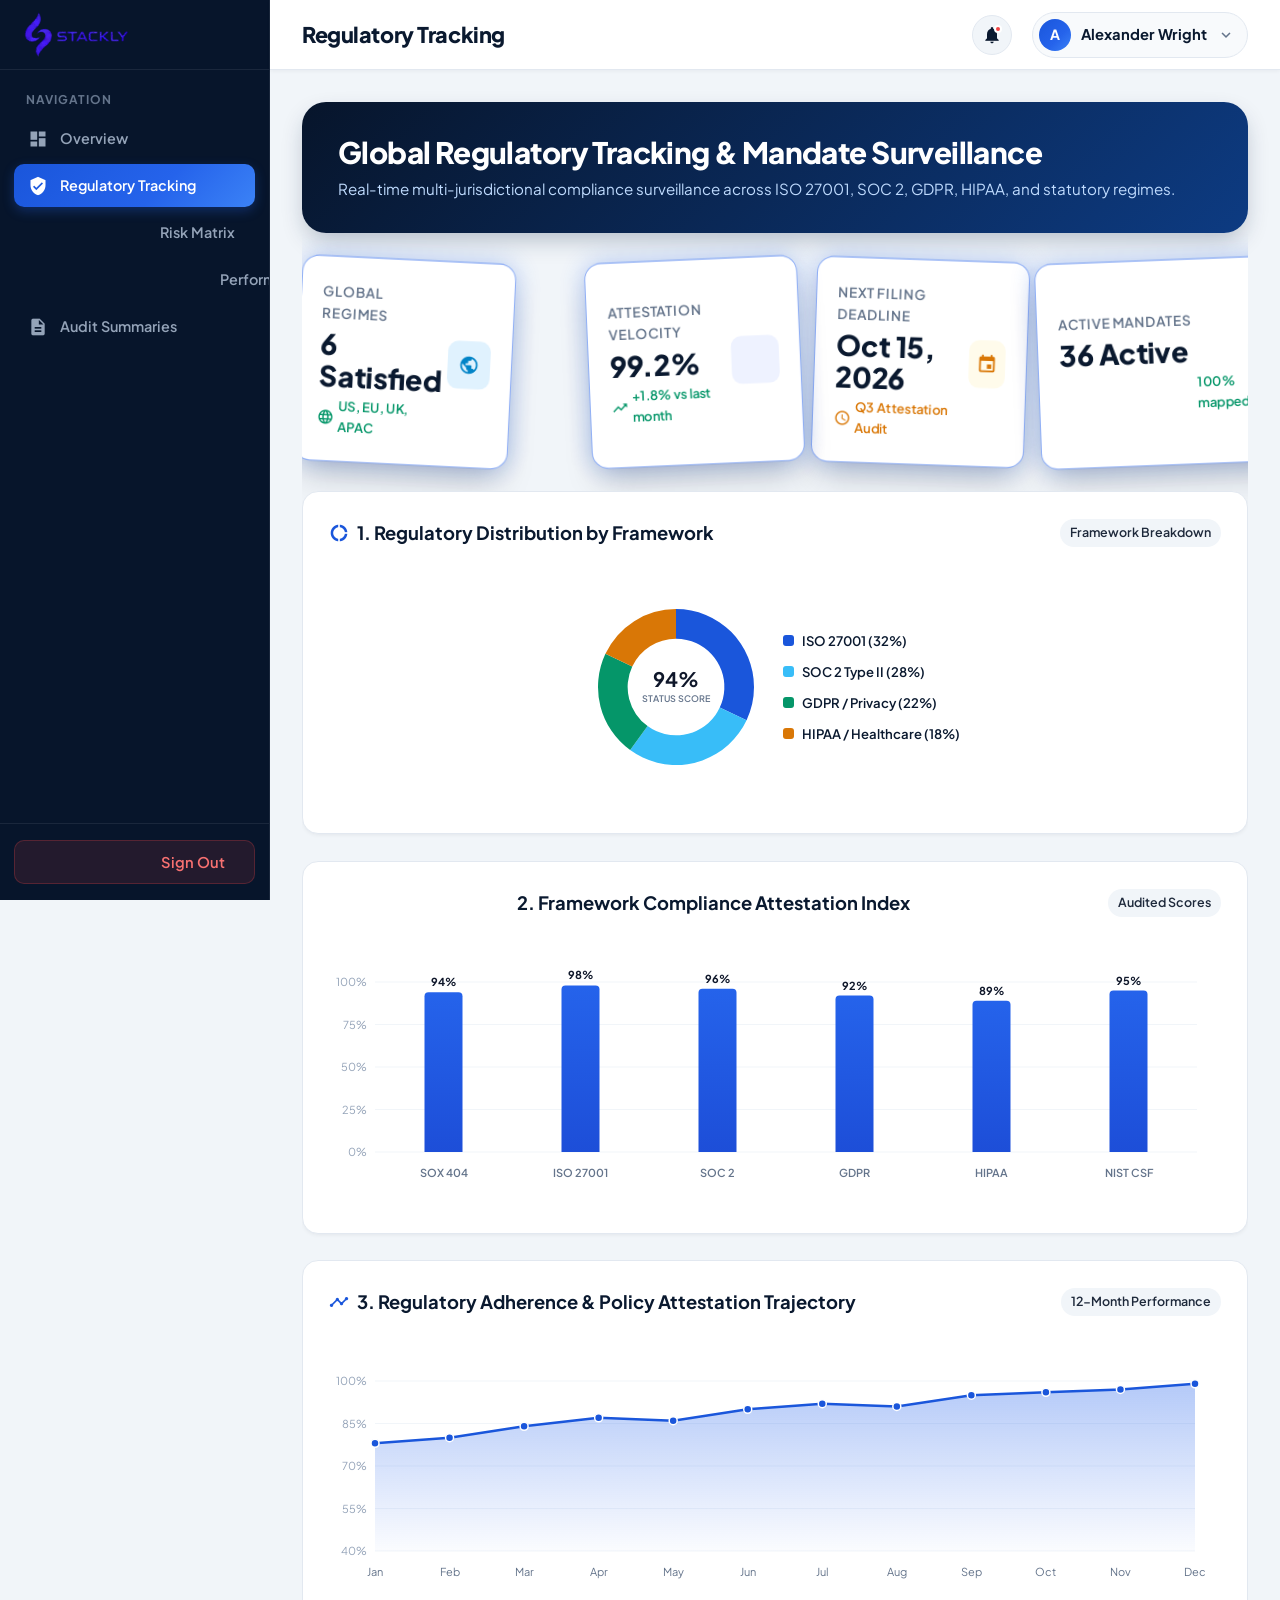
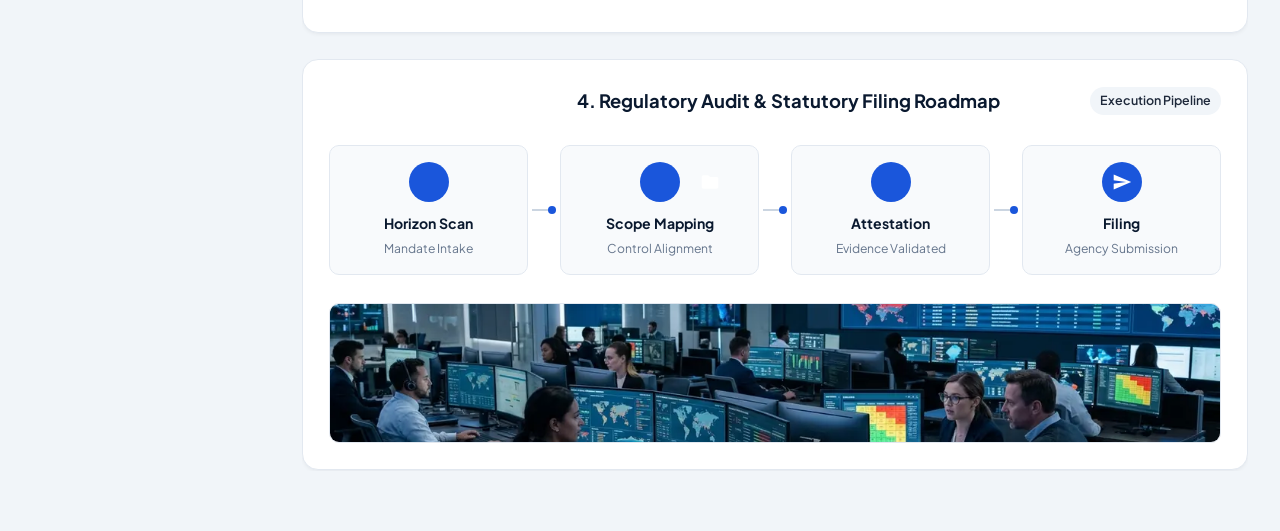
<file: regulatory-tracking.html>
<!DOCTYPE html>
<html lang="en">
<head>
  <meta charset="UTF-8">
  <meta name="viewport" content="width=device-width, initial-scale=1.0">
  <title>Regulatory Tracking | Stackly Platform</title>
  <meta name="description" content="Global regulatory tracking, multi-jurisdictional compliance monitoring, and mandate attestation on Stackly.">
  <link rel="stylesheet" href="css/main.css">
  <link rel="stylesheet" href="css/dashboard.css">
</head>
<body class="dashboard-body">

  <!-- FIXED SIDEBAR (EXACTLY 5 HEADINGS) -->
  <aside class="dash-sidebar" id="dashSidebar">
    <div class="sidebar-header">
      <a href="dashboard.html" class="sidebar-brand dash-brand-logo-action" title="Navigate to Overview">
        <img src="assets/logo.webp" alt="Stackly Logo">
      </a>
      <button class="sidebar-close-btn" id="sidebarCloseBtn" aria-label="Close Sidebar">
        <span class="material-icons">close</span>
      </button>
    </div>

    <div class="sidebar-nav-container">
      <div class="sidebar-heading-group">
        <div class="sidebar-section-title">Navigation</div>
        <ul class="sidebar-menu-list">
          <li class="sidebar-menu-item" data-heading="Overview">
            <a href="dashboard.html">
              <span class="material-icons">dashboard</span>
              <span>Overview</span>
            </a>
          </li>
          <li class="sidebar-menu-item active" data-heading="Regulatory Tracking">
            <a href="regulatory-tracking.html">
              <span class="material-icons">verified_user</span>
              <span>Regulatory Tracking</span>
            </a>
          </li>
          <li class="sidebar-menu-item" data-heading="Risk Matrix">
            <a href="risk-matrix.html">
              <span class="material-icons">shield</span>
              <span>Risk Matrix</span>
            </a>
          </li>
          <li class="sidebar-menu-item" data-heading="Performance Metrics">
            <a href="performance-metrics.html">
              <span class="material-icons">analytics</span>
              <span>Performance Metrics</span>
            </a>
          </li>
          <li class="sidebar-menu-item" data-heading="Audit Summaries">
            <a href="audit-summaries.html">
              <span class="material-icons">description</span>
              <span>Audit Summaries</span>
            </a>
          </li>
        </ul>
      </div>
    </div>

    <!-- SIGN OUT AT BOTTOM -->
    <div class="sidebar-footer">
      <button class="btn-signout" id="sidebarSignOutBtn">
        <span class="material-icons">logout</span>
        <span>Sign Out</span>
      </button>
    </div>
  </aside>

  <!-- MAIN WRAPPER -->
  <div class="dash-main-wrapper">
    <!-- TOP NAVIGATION BAR -->
    <header class="dash-topbar">
      <div class="dash-topbar-left">
        <button class="mobile-sidebar-toggle" id="mobileSidebarToggle" aria-label="Open Sidebar">
          <span class="material-icons">menu</span>
        </button>
        <h1 class="page-current-heading" id="pageCurrentHeading">Regulatory Tracking</h1>
      </div>

      <div class="dash-topbar-right">
        <a href="404.html" class="topbar-badge-icon" title="Regulatory Notifications" aria-label="Notifications">
          <span class="material-icons">notifications</span>
          <span class="notification-dot"></span>
        </a>

        <!-- PROFILE TRIGGER -->
        <div class="profile-pill-trigger" id="profileDropdownTrigger" tabindex="0">
          <div class="profile-avatar-circle" id="profileAvatarLetter">S</div>
          <span class="profile-name-text" id="topbarUserName">Sathya</span>
          <span class="material-icons" style="font-size: 18px; color: var(--color-text-muted);">expand_more</span>

          <!-- DYNAMIC PROFILE POPOVER PANEL (ONLY NAME, EMAIL, ROLE) -->
          <div class="profile-panel-dropdown" id="profileDropdownPanel">
            <div class="profile-panel-header" style="padding-bottom: 0; border-bottom: none; margin-bottom: 0;">
              <div class="profile-detail-name" id="profileDetailName">Sathya</div>
              <div class="profile-detail-email" id="profileDetailEmail">sathya.compliance@gmail.com</div>
              <span class="profile-role-tag" id="profileDetailRole">Compliance Officer</span>
            </div>
          </div>
        </div>
      </div>
    </header>

    <!-- CONTENT AREA -->
    <main class="dash-content-area">
      <!-- WELCOME / OVERVIEW BANNER -->
      <section class="dash-welcome-banner fade-in-up" style="background: linear-gradient(135deg, #07152b 0%, #0d3b82 100%);">
        <div>
          <h2 class="welcome-title">Global Regulatory Tracking & Mandate Surveillance</h2>
          <p class="welcome-sub">
            Real-time multi-jurisdictional compliance surveillance across ISO 27001, SOC 2, GDPR, HIPAA, and statutory regimes.
          </p>
        </div>
      </section>

      <!-- STATS SUMMARY WIDGETS -->
      <section class="dash-stats-row">
        <div class="dash-stat-widget fade-in-up">
          <div class="stat-widget-info">
            <div class="stat-widget-label">Active Mandates</div>
            <div class="stat-widget-value">36 Active</div>
            <div class="stat-widget-trend trend-up">
              <span class="material-icons" style="font-size: 16px;">verified</span>
              <span>100% mapped</span>
            </div>
          </div>
          <div class="stat-widget-icon green">
            <span class="material-icons">fact_check</span>
          </div>
        </div>

        <div class="dash-stat-widget fade-in-up">
          <div class="stat-widget-info">
            <div class="stat-widget-label">Global Regimes</div>
            <div class="stat-widget-value">6 Satisfied</div>
            <div class="stat-widget-trend trend-up">
              <span class="material-icons" style="font-size: 16px;">language</span>
              <span>US, EU, UK, APAC</span>
            </div>
          </div>
          <div class="stat-widget-icon blue">
            <span class="material-icons">public</span>
          </div>
        </div>

        <div class="dash-stat-widget fade-in-up">
          <div class="stat-widget-info">
            <div class="stat-widget-label">Attestation Velocity</div>
            <div class="stat-widget-value">99.2%</div>
            <div class="stat-widget-trend trend-up">
              <span class="material-icons" style="font-size: 16px;">trending_up</span>
              <span>+1.8% vs last month</span>
            </div>
          </div>
          <div class="stat-widget-icon purple">
            <span class="material-icons">speed</span>
          </div>
        </div>

        <div class="dash-stat-widget fade-in-up">
          <div class="stat-widget-info">
            <div class="stat-widget-label">Next Filing Deadline</div>
            <div class="stat-widget-value">Oct 15, 2026</div>
            <div class="stat-widget-trend trend-warning">
              <span class="material-icons" style="font-size: 16px;">schedule</span>
              <span>Q3 Attestation Audit</span>
            </div>
          </div>
          <div class="stat-widget-icon amber">
            <span class="material-icons">event</span>
          </div>
        </div>
      </section>

      <!-- FOUR MAIN ANALYTICAL SECTIONS ARRANGED ONE BY ONE -->
      <section class="analytics-stacked-column">
        <!-- SECTION 1 – PIE CHART -->
        <div class="analytic-card scroll-slide-left fade-in-up">
          <div class="analytic-card-header">
            <div class="analytic-card-title">
              <span class="material-icons">donut_large</span>
              <span>1. Regulatory Distribution by Framework</span>
            </div>
            <div class="analytic-badge">Framework Breakdown</div>
          </div>
          <div class="chart-container-box pie-box">
            <div class="pie-chart-wrapper">
              <canvas id="regPieChartCanvas" width="220" height="220"></canvas>
              <ul class="pie-chart-legend">
                <li class="legend-item">
                  <span class="legend-color-box" style="background:#1a56db;"></span>
                  <span>ISO 27001 (32%)</span>
                </li>
                <li class="legend-item">
                  <span class="legend-color-box" style="background:#38bdf8;"></span>
                  <span>SOC 2 Type II (28%)</span>
                </li>
                <li class="legend-item">
                  <span class="legend-color-box" style="background:#059669;"></span>
                  <span>GDPR / Privacy (22%)</span>
                </li>
                <li class="legend-item">
                  <span class="legend-color-box" style="background:#d97706;"></span>
                  <span>HIPAA / Healthcare (18%)</span>
                </li>
              </ul>
            </div>
          </div>
        </div>

        <!-- SECTION 2 – BAR CHART -->
        <div class="analytic-card scroll-slide-right fade-in-up">
          <div class="analytic-card-header">
            <div class="analytic-card-title">
              <span class="material-icons">bar_chart</span>
              <span>2. Framework Compliance Attestation Index</span>
            </div>
            <div class="analytic-badge">Audited Scores</div>
          </div>
          <div class="chart-container-box">
            <canvas id="regBarChartCanvas"></canvas>
          </div>
        </div>

        <!-- SECTION 3 – GRAPH -->
        <div class="analytic-card scroll-slide-left fade-in-up">
          <div class="analytic-card-header">
            <div class="analytic-card-title">
              <span class="material-icons">timeline</span>
              <span>3. Regulatory Adherence & Policy Attestation Trajectory</span>
            </div>
            <div class="analytic-badge">12-Month Performance</div>
          </div>
          <div class="chart-container-box">
            <canvas id="regLineChartCanvas"></canvas>
          </div>
        </div>

        <!-- SECTION 4 – VISUAL DIAGRAM -->
        <div class="analytic-card scroll-slide-right fade-in-up">
          <div class="analytic-card-header">
            <div class="analytic-card-title">
              <span class="material-icons">account_tree</span>
              <span>4. Regulatory Audit & Statutory Filing Roadmap</span>
            </div>
            <div class="analytic-badge">Execution Pipeline</div>
          </div>

          <div class="process-diagram-container">
            <div class="diagram-node">
              <div class="diagram-node-icon"><span class="material-icons">radar</span></div>
              <div class="diagram-node-title">Horizon Scan</div>
              <div class="diagram-node-desc">Mandate Intake</div>
            </div>

            <div class="diagram-connector-pipe"></div>

            <div class="diagram-node">
              <div class="diagram-node-icon"><span class="material-icons">rule_folder</span></div>
              <div class="diagram-node-title">Scope Mapping</div>
              <div class="diagram-node-desc">Control Alignment</div>
            </div>

            <div class="diagram-connector-pipe"></div>

            <div class="diagram-node">
              <div class="diagram-node-icon"><span class="material-icons">verified</span></div>
              <div class="diagram-node-title">Attestation</div>
              <div class="diagram-node-desc">Evidence Validated</div>
            </div>

            <div class="diagram-connector-pipe"></div>

            <div class="diagram-node">
              <div class="diagram-node-icon"><span class="material-icons">send</span></div>
              <div class="diagram-node-title">Filing</div>
              <div class="diagram-node-desc">Agency Submission</div>
            </div>
          </div>

          <div class="workflow-image-preview">
            <img src="assets/hero_security_center.webp" alt="Global Regulatory Surveillance & Filing Center">
          </div>
        </div>
      </section>
    </main>
  </div>

  <script src="js/main.js"></script>
  <script src="js/dashboard.js"></script>
</body>
</html>
</file>
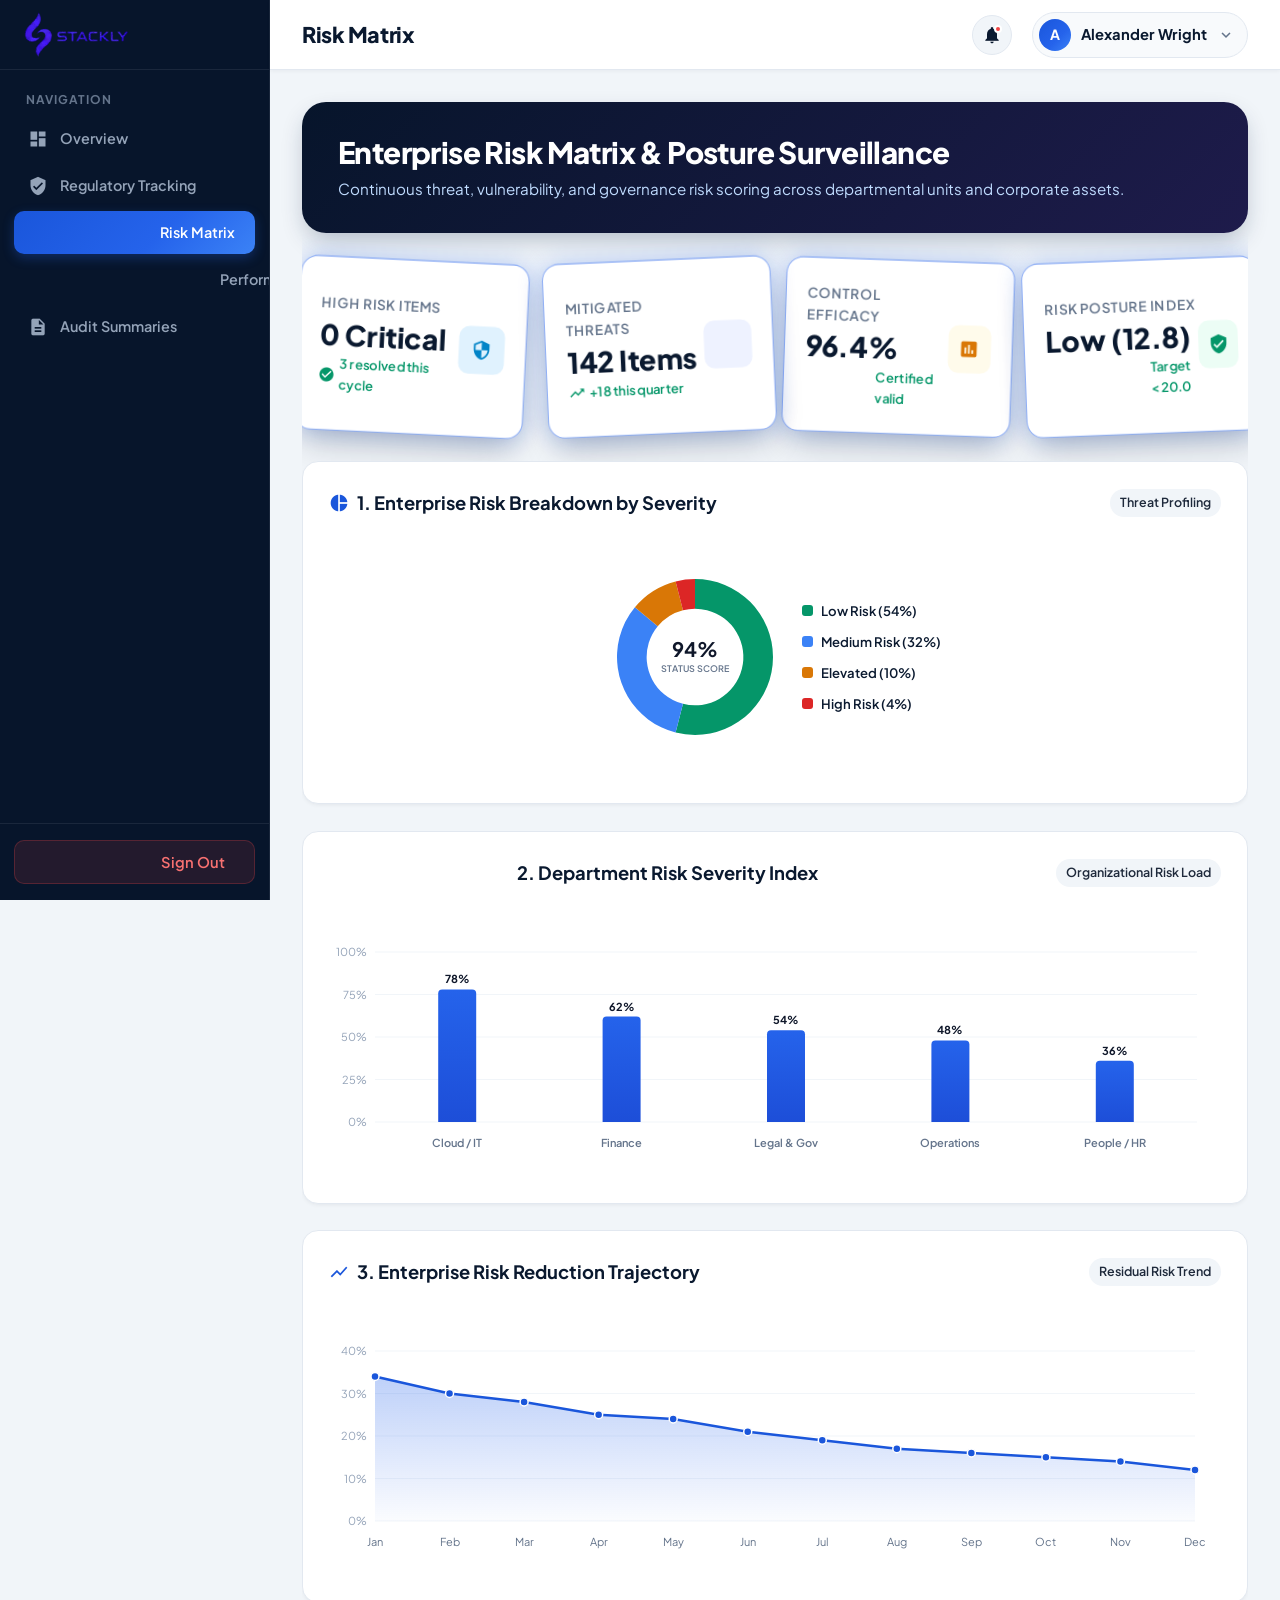
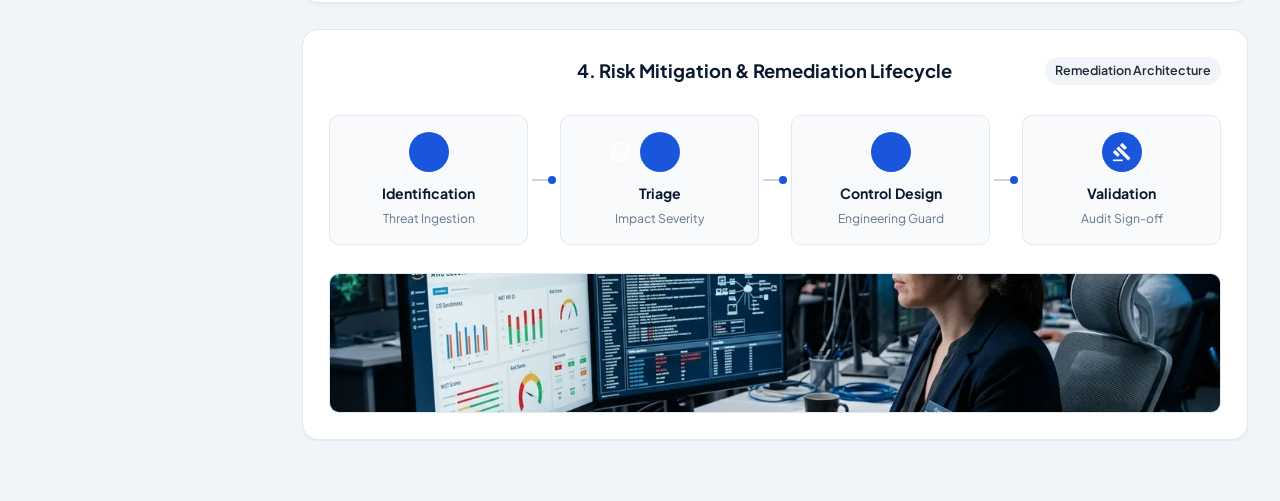
<file: risk-matrix.html>
<!DOCTYPE html>
<html lang="en">
<head>
  <meta charset="UTF-8">
  <meta name="viewport" content="width=device-width, initial-scale=1.0">
  <title>Risk Matrix | Stackly Platform</title>
  <meta name="description" content="Enterprise risk matrix, threat posture index, and departmental risk analytics on Stackly.">
  <link rel="stylesheet" href="css/main.css">
  <link rel="stylesheet" href="css/dashboard.css">
</head>
<body class="dashboard-body">

  <!-- FIXED SIDEBAR (EXACTLY 5 HEADINGS) -->
  <aside class="dash-sidebar" id="dashSidebar">
    <div class="sidebar-header">
      <a href="dashboard.html" class="sidebar-brand dash-brand-logo-action" title="Navigate to Overview">
        <img src="assets/logo.webp" alt="Stackly Logo">
      </a>
      <button class="sidebar-close-btn" id="sidebarCloseBtn" aria-label="Close Sidebar">
        <span class="material-icons">close</span>
      </button>
    </div>

    <div class="sidebar-nav-container">
      <div class="sidebar-heading-group">
        <div class="sidebar-section-title">Navigation</div>
        <ul class="sidebar-menu-list">
          <li class="sidebar-menu-item" data-heading="Overview">
            <a href="dashboard.html">
              <span class="material-icons">dashboard</span>
              <span>Overview</span>
            </a>
          </li>
          <li class="sidebar-menu-item" data-heading="Regulatory Tracking">
            <a href="regulatory-tracking.html">
              <span class="material-icons">verified_user</span>
              <span>Regulatory Tracking</span>
            </a>
          </li>
          <li class="sidebar-menu-item active" data-heading="Risk Matrix">
            <a href="risk-matrix.html">
              <span class="material-icons">shield</span>
              <span>Risk Matrix</span>
            </a>
          </li>
          <li class="sidebar-menu-item" data-heading="Performance Metrics">
            <a href="performance-metrics.html">
              <span class="material-icons">analytics</span>
              <span>Performance Metrics</span>
            </a>
          </li>
          <li class="sidebar-menu-item" data-heading="Audit Summaries">
            <a href="audit-summaries.html">
              <span class="material-icons">description</span>
              <span>Audit Summaries</span>
            </a>
          </li>
        </ul>
      </div>
    </div>

    <!-- SIGN OUT AT BOTTOM -->
    <div class="sidebar-footer">
      <button class="btn-signout" id="sidebarSignOutBtn">
        <span class="material-icons">logout</span>
        <span>Sign Out</span>
      </button>
    </div>
  </aside>

  <!-- MAIN WRAPPER -->
  <div class="dash-main-wrapper">
    <!-- TOP NAVIGATION BAR -->
    <header class="dash-topbar">
      <div class="dash-topbar-left">
        <button class="mobile-sidebar-toggle" id="mobileSidebarToggle" aria-label="Open Sidebar">
          <span class="material-icons">menu</span>
        </button>
        <h1 class="page-current-heading" id="pageCurrentHeading">Risk Matrix</h1>
      </div>

      <div class="dash-topbar-right">
        <a href="404.html" class="topbar-badge-icon" title="Risk Alerts" aria-label="Notifications">
          <span class="material-icons">notifications</span>
          <span class="notification-dot"></span>
        </a>

        <!-- PROFILE TRIGGER -->
        <div class="profile-pill-trigger" id="profileDropdownTrigger" tabindex="0">
          <div class="profile-avatar-circle" id="profileAvatarLetter">S</div>
          <span class="profile-name-text" id="topbarUserName">Sathya</span>
          <span class="material-icons" style="font-size: 18px; color: var(--color-text-muted);">expand_more</span>

          <!-- DYNAMIC PROFILE POPOVER PANEL (ONLY NAME, EMAIL, ROLE) -->
          <div class="profile-panel-dropdown" id="profileDropdownPanel">
            <div class="profile-panel-header" style="padding-bottom: 0; border-bottom: none; margin-bottom: 0;">
              <div class="profile-detail-name" id="profileDetailName">Sathya</div>
              <div class="profile-detail-email" id="profileDetailEmail">sathya.compliance@gmail.com</div>
              <span class="profile-role-tag" id="profileDetailRole">Compliance Officer</span>
            </div>
          </div>
        </div>
      </div>
    </header>

    <!-- CONTENT AREA -->
    <main class="dash-content-area">
      <!-- WELCOME / OVERVIEW BANNER -->
      <section class="dash-welcome-banner fade-in-up" style="background: linear-gradient(135deg, #07152b 0%, #1e1b4b 100%);">
        <div>
          <h2 class="welcome-title">Enterprise Risk Matrix & Posture Surveillance</h2>
          <p class="welcome-sub">
            Continuous threat, vulnerability, and governance risk scoring across departmental units and corporate assets.
          </p>
        </div>
      </section>

      <!-- STATS SUMMARY WIDGETS -->
      <section class="dash-stats-row">
        <div class="dash-stat-widget fade-in-up">
          <div class="stat-widget-info">
            <div class="stat-widget-label">Risk Posture Index</div>
            <div class="stat-widget-value">Low (12.8)</div>
            <div class="stat-widget-trend trend-up">
              <span class="material-icons" style="font-size: 16px;">shield</span>
              <span>Target &lt; 20.0</span>
            </div>
          </div>
          <div class="stat-widget-icon green">
            <span class="material-icons">verified_user</span>
          </div>
        </div>

        <div class="dash-stat-widget fade-in-up">
          <div class="stat-widget-info">
            <div class="stat-widget-label">High Risk Items</div>
            <div class="stat-widget-value">0 Critical</div>
            <div class="stat-widget-trend trend-up">
              <span class="material-icons" style="font-size: 16px;">check_circle</span>
              <span>3 resolved this cycle</span>
            </div>
          </div>
          <div class="stat-widget-icon blue">
            <span class="material-icons">security</span>
          </div>
        </div>

        <div class="dash-stat-widget fade-in-up">
          <div class="stat-widget-info">
            <div class="stat-widget-label">Mitigated Threats</div>
            <div class="stat-widget-value">142 Items</div>
            <div class="stat-widget-trend trend-up">
              <span class="material-icons" style="font-size: 16px;">trending_up</span>
              <span>+18 this quarter</span>
            </div>
          </div>
          <div class="stat-widget-icon purple">
            <span class="material-icons">task_alt</span>
          </div>
        </div>

        <div class="dash-stat-widget fade-in-up">
          <div class="stat-widget-info">
            <div class="stat-widget-label">Control Efficacy</div>
            <div class="stat-widget-value">96.4%</div>
            <div class="stat-widget-trend trend-up">
              <span class="material-icons" style="font-size: 16px;">rule</span>
              <span>Certified valid</span>
            </div>
          </div>
          <div class="stat-widget-icon amber">
            <span class="material-icons">assessment</span>
          </div>
        </div>
      </section>

      <!-- FOUR MAIN ANALYTICAL SECTIONS ARRANGED ONE BY ONE -->
      <section class="analytics-stacked-column">
        <!-- SECTION 1 – PIE CHART -->
        <div class="analytic-card scroll-slide-left fade-in-up">
          <div class="analytic-card-header">
            <div class="analytic-card-title">
              <span class="material-icons">pie_chart</span>
              <span>1. Enterprise Risk Breakdown by Severity</span>
            </div>
            <div class="analytic-badge">Threat Profiling</div>
          </div>
          <div class="chart-container-box pie-box">
            <div class="pie-chart-wrapper">
              <canvas id="riskPieChartCanvas" width="220" height="220"></canvas>
              <ul class="pie-chart-legend">
                <li class="legend-item">
                  <span class="legend-color-box" style="background:#059669;"></span>
                  <span>Low Risk (54%)</span>
                </li>
                <li class="legend-item">
                  <span class="legend-color-box" style="background:#3b82f6;"></span>
                  <span>Medium Risk (32%)</span>
                </li>
                <li class="legend-item">
                  <span class="legend-color-box" style="background:#d97706;"></span>
                  <span>Elevated (10%)</span>
                </li>
                <li class="legend-item">
                  <span class="legend-color-box" style="background:#dc2626;"></span>
                  <span>High Risk (4%)</span>
                </li>
              </ul>
            </div>
          </div>
        </div>

        <!-- SECTION 2 – BAR CHART -->
        <div class="analytic-card scroll-slide-right fade-in-up">
          <div class="analytic-card-header">
            <div class="analytic-card-title">
              <span class="material-icons">bar_chart</span>
              <span>2. Department Risk Severity Index</span>
            </div>
            <div class="analytic-badge">Organizational Risk Load</div>
          </div>
          <div class="chart-container-box">
            <canvas id="riskDeptBarChartCanvas"></canvas>
          </div>
        </div>

        <!-- SECTION 3 – GRAPH -->
        <div class="analytic-card scroll-slide-left fade-in-up">
          <div class="analytic-card-header">
            <div class="analytic-card-title">
              <span class="material-icons">show_chart</span>
              <span>3. Enterprise Risk Reduction Trajectory</span>
            </div>
            <div class="analytic-badge">Residual Risk Trend</div>
          </div>
          <div class="chart-container-box">
            <canvas id="riskLineChartCanvas"></canvas>
          </div>
        </div>

        <!-- SECTION 4 – VISUAL DIAGRAM -->
        <div class="analytic-card scroll-slide-right fade-in-up">
          <div class="analytic-card-header">
            <div class="analytic-card-title">
              <span class="material-icons">account_tree</span>
              <span>4. Risk Mitigation & Remediation Lifecycle</span>
            </div>
            <div class="analytic-badge">Remediation Architecture</div>
          </div>

          <div class="process-diagram-container">
            <div class="diagram-node">
              <div class="diagram-node-icon"><span class="material-icons">policy</span></div>
              <div class="diagram-node-title">Identification</div>
              <div class="diagram-node-desc">Threat Ingestion</div>
            </div>

            <div class="diagram-connector-pipe"></div>

            <div class="diagram-node">
              <div class="diagram-node-icon"><span class="material-icons">filter_alt</span></div>
              <div class="diagram-node-title">Triage</div>
              <div class="diagram-node-desc">Impact Severity</div>
            </div>

            <div class="diagram-connector-pipe"></div>

            <div class="diagram-node">
              <div class="diagram-node-icon"><span class="material-icons">handyman</span></div>
              <div class="diagram-node-title">Control Design</div>
              <div class="diagram-node-desc">Engineering Guard</div>
            </div>

            <div class="diagram-connector-pipe"></div>

            <div class="diagram-node">
              <div class="diagram-node-icon"><span class="material-icons">gavel</span></div>
              <div class="diagram-node-title">Validation</div>
              <div class="diagram-node-desc">Audit Sign-off</div>
            </div>
          </div>

          <div class="workflow-image-preview">
            <img src="assets/risk_cyber.webp" alt="Cyber & Operational Risk Analytics Process">
          </div>
        </div>
      </section>
    </main>
  </div>

  <script src="js/main.js"></script>
  <script src="js/dashboard.js"></script>
</body>
</html>
</file>
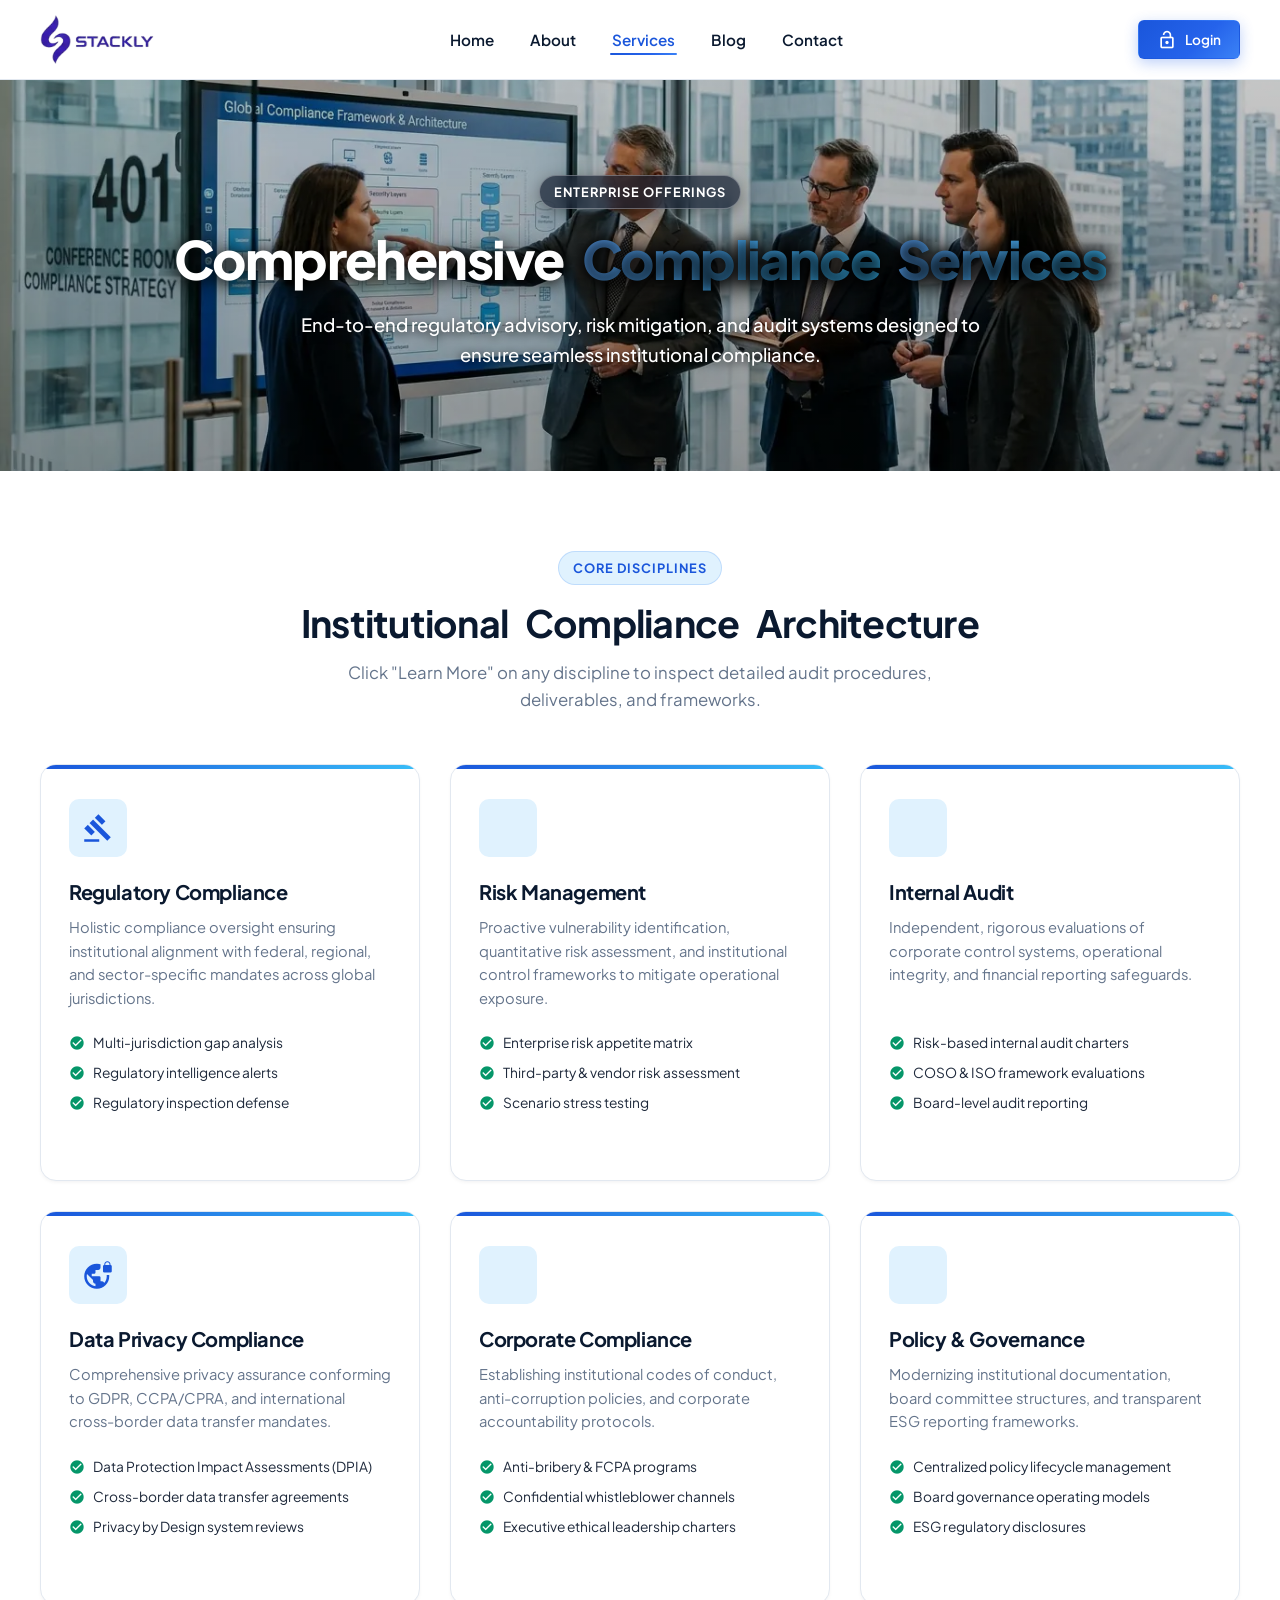
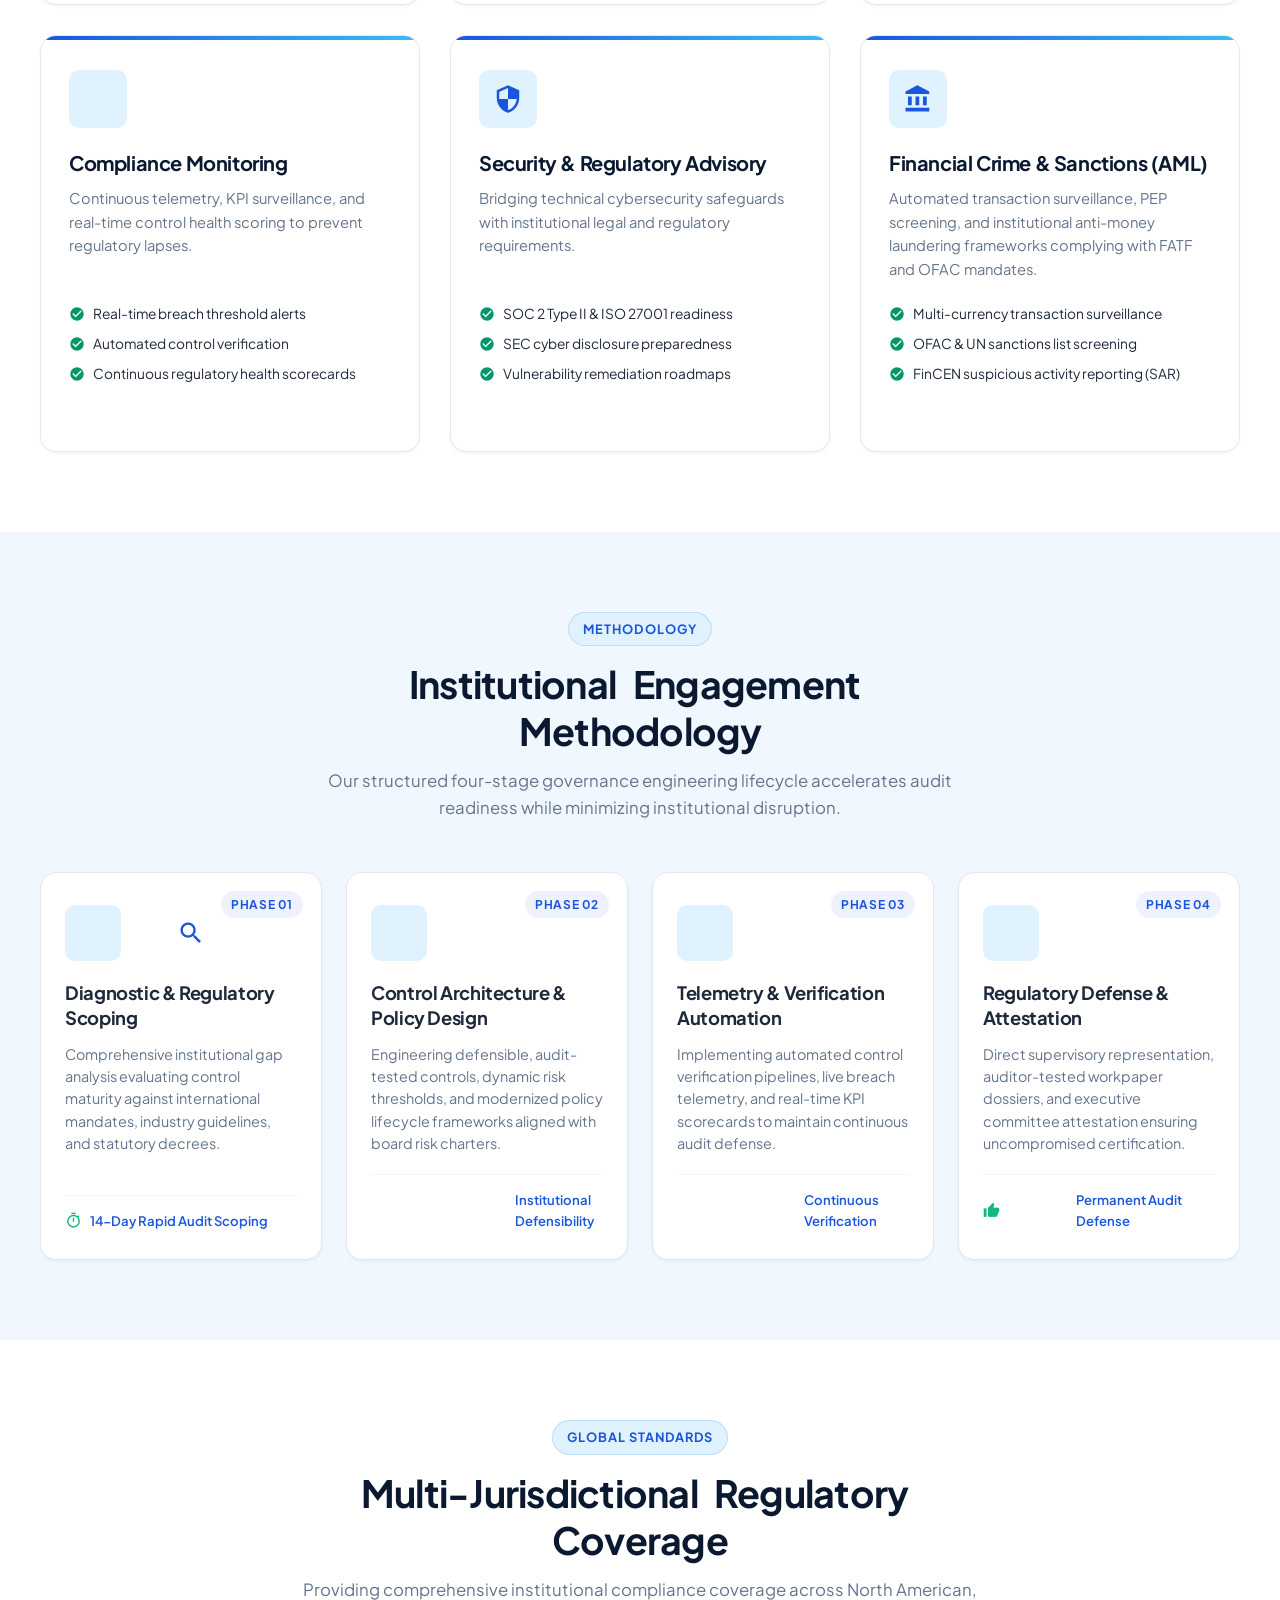
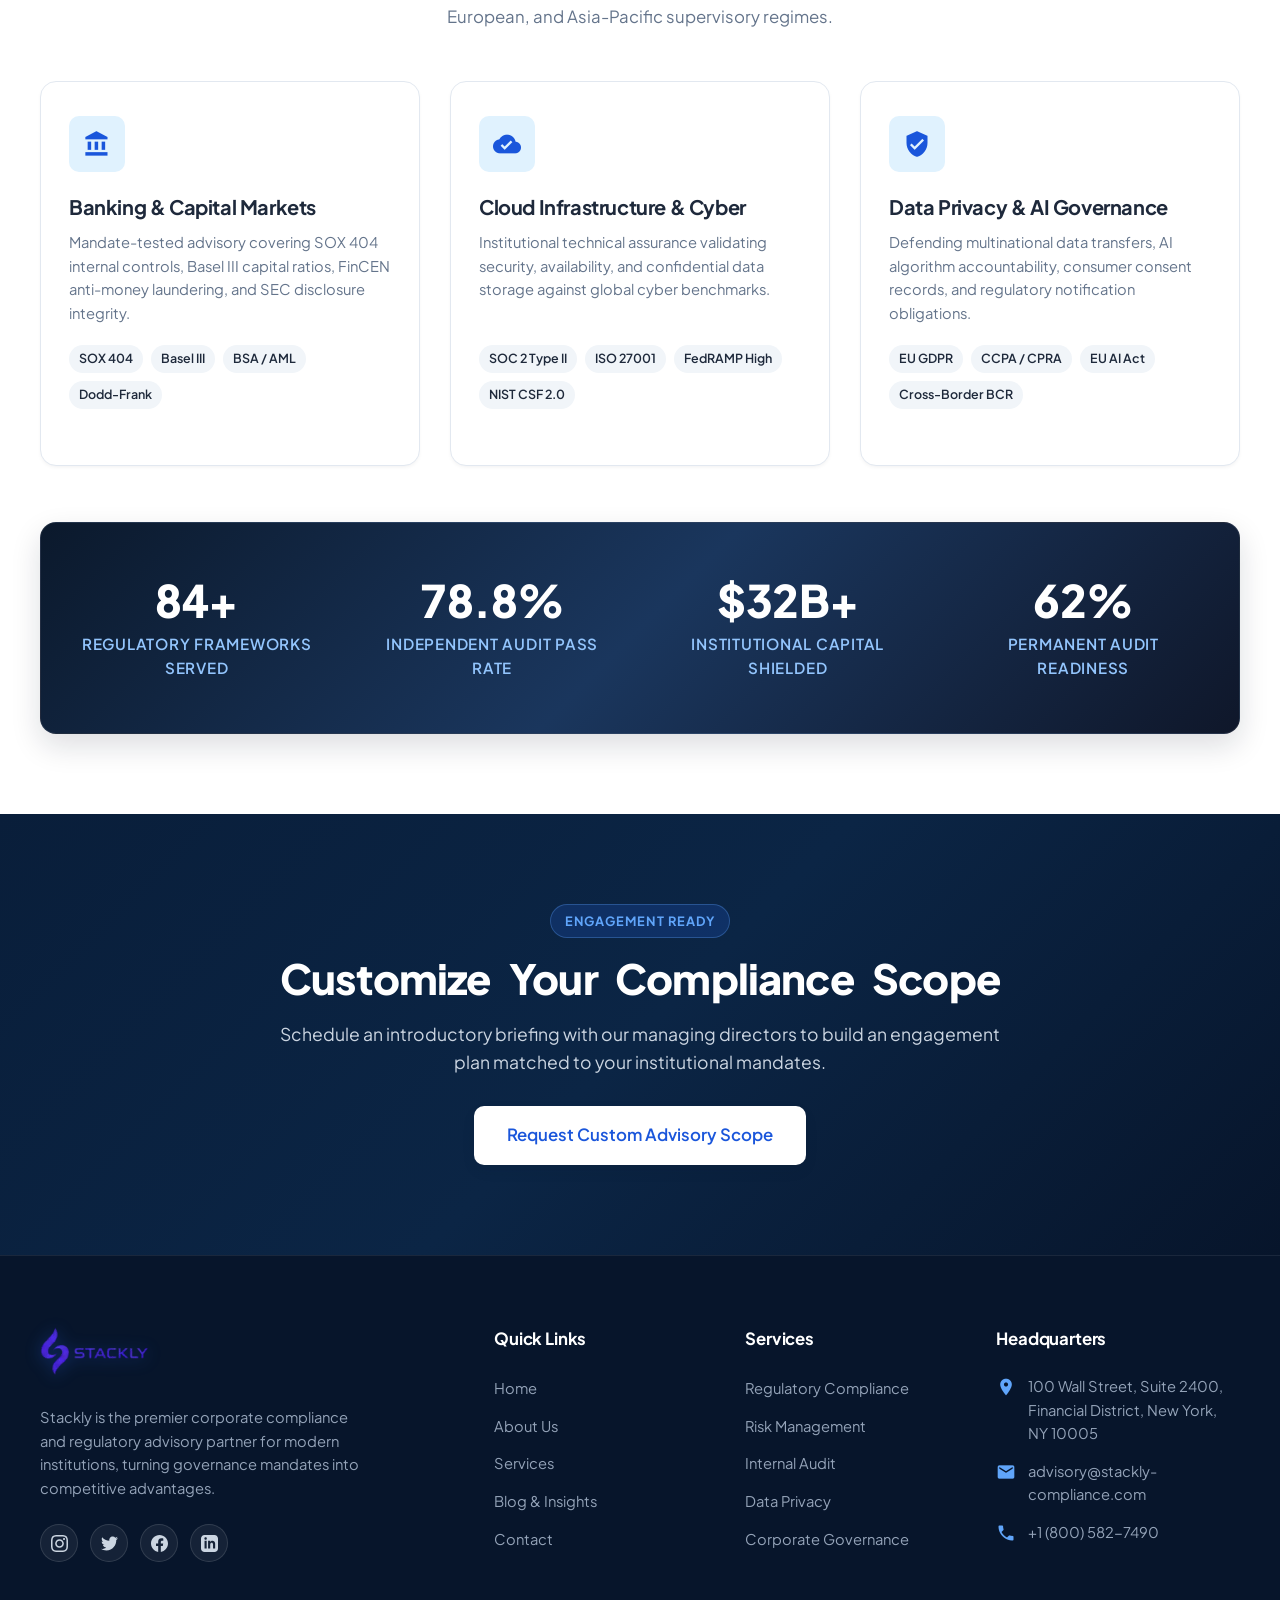
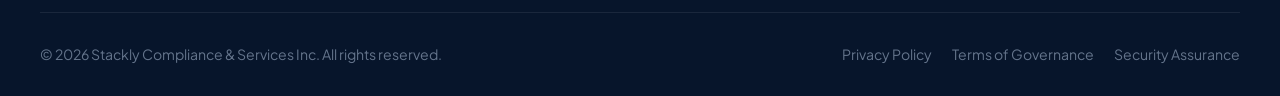
<file: services.html>
<!DOCTYPE html>
<html lang="en">
<head>
  <meta charset="UTF-8">
  <meta name="viewport" content="width=device-width, initial-scale=1.0">
  <title>Compliance Services | Stackly Enterprise Governance Solutions</title>
  <meta name="description" content="Explore Stackly's comprehensive compliance and regulatory advisory services including risk management, internal audit, data privacy, and governance.">
  <link rel="stylesheet" href="css/main.css">
  <link rel="stylesheet" href="css/pages.css">
</head>
<body>

  <!-- UNIQUE PRELOADER -->
  <div class="preloader" id="sitePreloader">
    <div class="preloader-shield-wrapper">
      <div class="preloader-ring"></div>
      <div class="preloader-ring-outer"></div>
      <img src="assets/logo.webp" alt="Stackly Compliance" class="preloader-logo">
    </div>
    <div class="preloader-title">Stackly Compliance</div>
    <div class="preloader-subtext">Enterprise Governance & Regulatory Advisory</div>
    <div class="preloader-progress-bar">
      <div class="preloader-progress-fill"></div>
    </div>
  </div>

  <!-- HEADER -->
  <header class="site-header">
    <div class="container navbar">
      <a href="index.html" class="brand-logo">
        <img src="assets/logo.webp" alt="Stackly Logo">
      </a>

      <nav>
        <ul class="nav-menu">
          <li><a href="index.html" class="nav-link">Home</a></li>
          <li><a href="about.html" class="nav-link">About</a></li>
          <li><a href="services.html" class="nav-link active">Services</a></li>
          <li><a href="blog.html" class="nav-link">Blog</a></li>
          <li><a href="contact.html" class="nav-link">Contact</a></li>
        </ul>
      </nav>

      <div class="nav-actions">
        <a href="login.html" class="btn btn-primary btn-sm btn-login-desktop">
          <span class="material-icons">lock_open</span>
          <span>Login</span>
        </a>
        <button class="nav-hamburger" id="mobileMenuBtn" aria-label="Open Navigation Menu">
          <span class="material-icons">menu</span>
        </button>
      </div>
    </div>
  </header>

  <!-- MOBILE NAVIGATION DRAWER -->
  <div class="mobile-menu-overlay" id="mobileMenuOverlay"></div>
  <aside class="mobile-drawer" id="mobileDrawer">
    <div class="mobile-drawer-header">
      <a href="index.html" class="brand-logo">
        <img src="assets/logo.webp" alt="Stackly Logo">
      </a>
      <button class="mobile-drawer-close" id="mobileDrawerClose" aria-label="Close Navigation Menu">
        <span class="material-icons">close</span>
      </button>
    </div>
    <ul class="mobile-nav-links">
      <li><a href="index.html" class="mobile-nav-link"><span>Home</span></a></li>
      <li><a href="about.html" class="mobile-nav-link"><span>About</span></a></li>
      <li><a href="services.html" class="mobile-nav-link active"><span>Services</span></a></li>
      <li><a href="blog.html" class="mobile-nav-link"><span>Blog</span></a></li>
      <li><a href="contact.html" class="mobile-nav-link"><span>Contact</span></a></li>
    </ul>
    <div class="mobile-drawer-footer">
      <a href="login.html" class="btn btn-primary btn-full">
        <span class="material-icons">lock_open</span>
        <span>Login</span>
      </a>
    </div>
  </aside>

  <main>
    <!-- PAGE HERO WITH THEME BACKGROUND IMAGE -->
    <section class="page-hero-banner" style="background-image: url('assets/services_consulting.webp');">
      <div class="container">
        <div class="section-badge anim-badge" style="--delay: 0.05s;">Enterprise Offerings</div>
        <h1 class="page-title hero-title">
          <span class="hero-white-group">
            <span class="anim-word-left" style="--delay: 0.15s;">Comprehensive</span>
          </span>
          <span class="hero-blue-group">
            <span class="anim-word-right" style="--delay: 0.55s;">Compliance</span>
            <span class="anim-word-right" style="--delay: 0.75s;">Services</span>
          </span>
        </h1>
        <p class="page-subtitle hero-subtitle anim-text-left" style="--delay: 1.05s;">
          End-to-end regulatory advisory, risk mitigation, and audit systems designed to ensure seamless institutional compliance.
        </p>
      </div>
    </section>

    <!-- 8 SERVICE CARDS -->
    <section class="section section-light">
      <div class="container">
        <div class="section-header choreograph-header">
          <div class="section-badge">Core Disciplines</div>
          <h2 class="section-title">
            <span class="heading-word-right" style="--w-idx: 0;">Institutional</span>
            <span class="heading-word-right" style="--w-idx: 1;">Compliance</span>
            <span class="heading-word-right" style="--w-idx: 2;">Architecture</span>
          </h2>
          <p class="section-subtitle subtitle-sentence-left">
            Click "Learn More" on any discipline to inspect detailed audit procedures, deliverables, and frameworks.
          </p>
        </div>

        <div class="services-catalog-grid services-architecture-grid" id="servicesArchitectureGrid">
          <!-- ROW 1 (Cards 1, 2, 3: come from RIGHT side) -->
          <!-- 1. Regulatory Compliance -->
          <div class="service-card card-from-right">
            <div class="service-card-hover-media" aria-label="Regulatory Compliance">
              <img src="assets/services_consulting.webp" alt="Regulatory Compliance" class="hover-media-img" loading="lazy">
            </div>
            <div class="card-accent-top"></div>
            <div class="service-icon-box"><span class="material-icons">gavel</span></div>
            <h3 class="service-card-title">Regulatory Compliance</h3>
            <p class="service-card-desc">
              Holistic compliance oversight ensuring institutional alignment with federal, regional, and sector-specific mandates across global jurisdictions.
            </p>
            <ul class="service-features-list">
              <li class="service-feature-item"><span class="material-icons">check_circle</span> Multi-jurisdiction gap analysis</li>
              <li class="service-feature-item"><span class="material-icons">check_circle</span> Regulatory intelligence alerts</li>
              <li class="service-feature-item"><span class="material-icons">check_circle</span> Regulatory inspection defense</li>
            </ul>
            <a href="404.html" class="btn-learn-more">
              <span>Learn More</span>
            </a>
          </div>

          <!-- 2. Risk Management -->
          <div class="service-card card-from-right">
            <div class="service-card-hover-media" aria-label="Risk Management">
              <img src="assets/risk_cyber.webp" alt="Risk Management" class="hover-media-img" loading="lazy">
            </div>
            <div class="card-accent-top"></div>
            <div class="service-icon-box"><span class="material-icons">shield</span></div>
            <h3 class="service-card-title">Risk Management</h3>
            <p class="service-card-desc">
              Proactive vulnerability identification, quantitative risk assessment, and institutional control frameworks to mitigate operational exposure.
            </p>
            <ul class="service-features-list">
              <li class="service-feature-item"><span class="material-icons">check_circle</span> Enterprise risk appetite matrix</li>
              <li class="service-feature-item"><span class="material-icons">check_circle</span> Third-party & vendor risk assessment</li>
              <li class="service-feature-item"><span class="material-icons">check_circle</span> Scenario stress testing</li>
            </ul>
            <a href="404.html" class="btn-learn-more">
              <span>Learn More</span>
            </a>
          </div>

          <!-- 3. Internal Audit -->
          <div class="service-card card-from-right">
            <div class="service-card-hover-media" aria-label="Internal Audit">
              <img src="assets/hero_audit_advisors.webp" alt="Internal Audit" class="hover-media-img" loading="lazy">
            </div>
            <div class="card-accent-top"></div>
            <div class="service-icon-box"><span class="material-icons">fact_check</span></div>
            <h3 class="service-card-title">Internal Audit</h3>
            <p class="service-card-desc">
              Independent, rigorous evaluations of corporate control systems, operational integrity, and financial reporting safeguards.
            </p>
            <ul class="service-features-list">
              <li class="service-feature-item"><span class="material-icons">check_circle</span> Risk-based internal audit charters</li>
              <li class="service-feature-item"><span class="material-icons">check_circle</span> COSO & ISO framework evaluations</li>
              <li class="service-feature-item"><span class="material-icons">check_circle</span> Board-level audit reporting</li>
            </ul>
            <a href="404.html" class="btn-learn-more">
              <span>Learn More</span>
            </a>
          </div>

          <!-- ROW 2 (Center 3 Cards 4, 5, 6: come from LEFT side) -->
          <!-- 4. Data Privacy Compliance -->
          <div class="service-card card-from-left">
            <div class="service-card-hover-media" aria-label="Data Privacy Compliance">
              <img src="assets/hero_data_privacy.webp" alt="Data Privacy Compliance" class="hover-media-img" loading="lazy">
            </div>
            <div class="card-accent-top"></div>
            <div class="service-icon-box"><span class="material-icons">vpn_lock</span></div>
            <h3 class="service-card-title">Data Privacy Compliance</h3>
            <p class="service-card-desc">
              Comprehensive privacy assurance conforming to GDPR, CCPA/CPRA, and international cross-border data transfer mandates.
            </p>
            <ul class="service-features-list">
              <li class="service-feature-item"><span class="material-icons">check_circle</span> Data Protection Impact Assessments (DPIA)</li>
              <li class="service-feature-item"><span class="material-icons">check_circle</span> Cross-border data transfer agreements</li>
              <li class="service-feature-item"><span class="material-icons">check_circle</span> Privacy by Design system reviews</li>
            </ul>
            <a href="404.html" class="btn-learn-more">
              <span>Learn More</span>
            </a>
          </div>

          <!-- 5. Corporate Compliance -->
          <div class="service-card card-from-left">
            <div class="service-card-hover-media" aria-label="Corporate Compliance">
              <img src="assets/hero_boardroom.webp" alt="Corporate Compliance" class="hover-media-img" loading="lazy">
            </div>
            <div class="card-accent-top"></div>
            <div class="service-icon-box"><span class="material-icons">corporate_fare</span></div>
            <h3 class="service-card-title">Corporate Compliance</h3>
            <p class="service-card-desc">
              Establishing institutional codes of conduct, anti-corruption policies, and corporate accountability protocols.
            </p>
            <ul class="service-features-list">
              <li class="service-feature-item"><span class="material-icons">check_circle</span> Anti-bribery & FCPA programs</li>
              <li class="service-feature-item"><span class="material-icons">check_circle</span> Confidential whistleblower channels</li>
              <li class="service-feature-item"><span class="material-icons">check_circle</span> Executive ethical leadership charters</li>
            </ul>
            <a href="404.html" class="btn-learn-more">
              <span>Learn More</span>
            </a>
          </div>

          <!-- 6. Policy & Governance -->
          <div class="service-card card-from-left">
            <div class="service-card-hover-media" aria-label="Policy & Governance">
              <img src="assets/governance_board.webp" alt="Policy & Governance" class="hover-media-img" loading="lazy">
            </div>
            <div class="card-accent-top"></div>
            <div class="service-icon-box"><span class="material-icons">policy</span></div>
            <h3 class="service-card-title">Policy & Governance</h3>
            <p class="service-card-desc">
              Modernizing institutional documentation, board committee structures, and transparent ESG reporting frameworks.
            </p>
            <ul class="service-features-list">
              <li class="service-feature-item"><span class="material-icons">check_circle</span> Centralized policy lifecycle management</li>
              <li class="service-feature-item"><span class="material-icons">check_circle</span> Board governance operating models</li>
              <li class="service-feature-item"><span class="material-icons">check_circle</span> ESG regulatory disclosures</li>
            </ul>
            <a href="404.html" class="btn-learn-more">
              <span>Learn More</span>
            </a>
          </div>

          <!-- ROW 3 (Last 3 Cards 7, 8, 9: come from RIGHT side) -->
          <!-- 7. Compliance Monitoring -->
          <div class="service-card card-from-right">
            <div class="service-card-hover-media" aria-label="Compliance Monitoring">
              <img src="assets/hero_financial_hq.webp" alt="Compliance Monitoring" class="hover-media-img" loading="lazy">
            </div>
            <div class="card-accent-top"></div>
            <div class="service-icon-box"><span class="material-icons">monitor</span></div>
            <h3 class="service-card-title">Compliance Monitoring</h3>
            <p class="service-card-desc">
              Continuous telemetry, KPI surveillance, and real-time control health scoring to prevent regulatory lapses.
            </p>
            <ul class="service-features-list">
              <li class="service-feature-item"><span class="material-icons">check_circle</span> Real-time breach threshold alerts</li>
              <li class="service-feature-item"><span class="material-icons">check_circle</span> Automated control verification</li>
              <li class="service-feature-item"><span class="material-icons">check_circle</span> Continuous regulatory health scorecards</li>
            </ul>
            <a href="404.html" class="btn-learn-more">
              <span>Learn More</span>
            </a>
          </div>

          <!-- 8. Security & Regulatory Advisory -->
          <div class="service-card card-from-right">
            <div class="service-card-hover-media" aria-label="Security & Regulatory Advisory">
              <img src="assets/hero_security_center.webp" alt="Security & Regulatory Advisory" class="hover-media-img" loading="lazy">
            </div>
            <div class="card-accent-top"></div>
            <div class="service-icon-box"><span class="material-icons">security</span></div>
            <h3 class="service-card-title">Security & Regulatory Advisory</h3>
            <p class="service-card-desc">
              Bridging technical cybersecurity safeguards with institutional legal and regulatory requirements.
            </p>
            <ul class="service-features-list">
              <li class="service-feature-item"><span class="material-icons">check_circle</span> SOC 2 Type II & ISO 27001 readiness</li>
              <li class="service-feature-item"><span class="material-icons">check_circle</span> SEC cyber disclosure preparedness</li>
              <li class="service-feature-item"><span class="material-icons">check_circle</span> Vulnerability remediation roadmaps</li>
            </ul>
            <a href="404.html" class="btn-learn-more">
              <span>Learn More</span>
            </a>
          </div>

          <!-- 9. Financial Crime & Sanctions (AML) -->
          <div class="service-card card-from-right">
            <div class="service-card-hover-media" aria-label="Financial Crime & Sanctions">
              <img src="assets/services_aml_crime.webp" alt="Financial Crime & Sanctions (AML)" class="hover-media-img" loading="lazy">
            </div>
            <div class="card-accent-top"></div>
            <div class="service-icon-box"><span class="material-icons">account_balance</span></div>
            <h3 class="service-card-title">Financial Crime & Sanctions (AML)</h3>
            <p class="service-card-desc">
              Automated transaction surveillance, PEP screening, and institutional anti-money laundering frameworks complying with FATF and OFAC mandates.
            </p>
            <ul class="service-features-list">
              <li class="service-feature-item"><span class="material-icons">check_circle</span> Multi-currency transaction surveillance</li>
              <li class="service-feature-item"><span class="material-icons">check_circle</span> OFAC & UN sanctions list screening</li>
              <li class="service-feature-item"><span class="material-icons">check_circle</span> FinCEN suspicious activity reporting (SAR)</li>
            </ul>
            <a href="404.html" class="btn-learn-more">
              <span>Learn More</span>
            </a>
          </div>
        </div>
      </div>
    </section>

    <!-- SERVICE ENGAGEMENT METHODOLOGY (NEW SECTION 1) -->
    <section class="section section-tint services-methodology-section" id="engagementMethodology">
      <div class="container">
        <div class="section-header choreograph-header">
          <div class="section-badge">Methodology</div>
          <h2 class="section-title">
            <span class="heading-word-right" style="--w-idx: 0;">Institutional</span>
            <span class="heading-word-right" style="--w-idx: 1;">Engagement</span>
            <span class="heading-word-right" style="--w-idx: 2;">Methodology</span>
          </h2>
          <p class="section-subtitle subtitle-sentence-left">
            Our structured four-stage governance engineering lifecycle accelerates audit readiness while minimizing institutional disruption.
          </p>
        </div>

        <div class="services-methodology-grid">
          <!-- Step 1: from LEFT -->
          <div class="methodology-card method-from-left">
            <div class="methodology-step-badge">Phase 01</div>
            <div class="methodology-icon-wrap">
              <span class="material-icons">manage_search</span>
              <span class="method-glow-ring"></span>
            </div>
            <h3 class="methodology-title">Diagnostic &amp; Regulatory Scoping</h3>
            <p class="methodology-desc">
              Comprehensive institutional gap analysis evaluating control maturity against international mandates, industry guidelines, and statutory decrees.
            </p>
            <div class="methodology-metric">
              <span class="material-icons">timer</span>
              <span>14-Day Rapid Audit Scoping</span>
            </div>
          </div>

          <!-- Step 2: from RIGHT -->
          <div class="methodology-card method-from-right">
            <div class="methodology-step-badge">Phase 02</div>
            <div class="methodology-icon-wrap">
              <span class="material-icons">account_tree</span>
              <span class="method-glow-ring"></span>
            </div>
            <h3 class="methodology-title">Control Architecture &amp; Policy Design</h3>
            <p class="methodology-desc">
              Engineering defensible, audit-tested controls, dynamic risk thresholds, and modernized policy lifecycle frameworks aligned with board risk charters.
            </p>
            <div class="methodology-metric">
              <span class="material-icons">verified</span>
              <span>Institutional Defensibility</span>
            </div>
          </div>

          <!-- Step 3: from LEFT -->
          <div class="methodology-card method-from-left">
            <div class="methodology-step-badge">Phase 03</div>
            <div class="methodology-icon-wrap">
              <span class="material-icons">speed</span>
              <span class="method-glow-ring"></span>
            </div>
            <h3 class="methodology-title">Telemetry &amp; Verification Automation</h3>
            <p class="methodology-desc">
              Implementing automated control verification pipelines, live breach telemetry, and real-time KPI scorecards to maintain continuous audit defense.
            </p>
            <div class="methodology-metric">
              <span class="material-icons">sensors</span>
              <span>Continuous Verification</span>
            </div>
          </div>

          <!-- Step 4: from RIGHT -->
          <div class="methodology-card method-from-right">
            <div class="methodology-step-badge">Phase 04</div>
            <div class="methodology-icon-wrap">
              <span class="material-icons">military_tech</span>
              <span class="method-glow-ring"></span>
            </div>
            <h3 class="methodology-title">Regulatory Defense &amp; Attestation</h3>
            <p class="methodology-desc">
              Direct supervisory representation, auditor-tested workpaper dossiers, and executive committee attestation ensuring uncompromised certification.
            </p>
            <div class="methodology-metric">
              <span class="material-icons">thumb_up_alt</span>
              <span>Permanent Audit Defense</span>
            </div>
          </div>
        </div>
      </div>
    </section>

    <!-- REGULATORY FRAMEWORKS & COVERAGE (NEW SECTION 2) -->
    <section class="section section-light services-coverage-section" id="regulatoryCoverage">
      <div class="container">
        <div class="section-header choreograph-header">
          <div class="section-badge">Global Standards</div>
          <h2 class="section-title">
            <span class="heading-word-right" style="--w-idx: 0;">Multi-Jurisdictional</span>
            <span class="heading-word-right" style="--w-idx: 1;">Regulatory</span>
            <span class="heading-word-right" style="--w-idx: 2;">Coverage</span>
          </h2>
          <p class="section-subtitle subtitle-sentence-left">
            Providing comprehensive institutional compliance coverage across North American, European, and Asia-Pacific supervisory regimes.
          </p>
        </div>

        <!-- 3 Specialized Regime Cards with 100% clarity hover media -->
        <div class="coverage-cards-grid">
          <!-- Card 1: Banking & Financial Crimes (from RIGHT) -->
          <div class="coverage-card card-from-right">
            <div class="service-card-hover-media" aria-label="Financial & Banking Governance">
              <img src="assets/hero_financial_hq.webp" alt="Financial & Banking Governance" class="hover-media-img" loading="lazy">
            </div>
            <div class="coverage-icon-wrap"><span class="material-icons">account_balance</span></div>
            <h3 class="coverage-title">Banking &amp; Capital Markets</h3>
            <p class="coverage-desc">
              Mandate-tested advisory covering SOX 404 internal controls, Basel III capital ratios, FinCEN anti-money laundering, and SEC disclosure integrity.
            </p>
            <div class="coverage-tag-list">
              <span class="coverage-tag">SOX 404</span>
              <span class="coverage-tag">Basel III</span>
              <span class="coverage-tag">BSA / AML</span>
              <span class="coverage-tag">Dodd-Frank</span>
            </div>
            <a href="404.html" class="btn-learn-more"><span>Learn More</span></a>
          </div>

          <!-- Card 2: Cloud, Security & Technology (from LEFT) -->
          <div class="coverage-card card-from-left">
            <div class="service-card-hover-media" aria-label="Cybersecurity & Cloud Governance">
              <img src="assets/hero_security_center.webp" alt="Cybersecurity & Cloud Governance" class="hover-media-img" loading="lazy">
            </div>
            <div class="coverage-icon-wrap"><span class="material-icons">cloud_done</span></div>
            <h3 class="coverage-title">Cloud Infrastructure &amp; Cyber</h3>
            <p class="coverage-desc">
              Institutional technical assurance validating security, availability, and confidential data storage against global cyber benchmarks.
            </p>
            <div class="coverage-tag-list">
              <span class="coverage-tag">SOC 2 Type II</span>
              <span class="coverage-tag">ISO 27001</span>
              <span class="coverage-tag">FedRAMP High</span>
              <span class="coverage-tag">NIST CSF 2.0</span>
            </div>
            <a href="404.html" class="btn-learn-more"><span>Learn More</span></a>
          </div>

          <!-- Card 3: Global Data Privacy & AI Ethics (from RIGHT) -->
          <div class="coverage-card card-from-right">
            <div class="service-card-hover-media" aria-label="Global Data Privacy & AI Ethics">
              <img src="assets/hero_data_privacy.webp" alt="Global Data Privacy & AI Ethics" class="hover-media-img" loading="lazy">
            </div>
            <div class="coverage-icon-wrap"><span class="material-icons">verified_user</span></div>
            <h3 class="coverage-title">Data Privacy &amp; AI Governance</h3>
            <p class="coverage-desc">
              Defending multinational data transfers, AI algorithm accountability, consumer consent records, and regulatory notification obligations.
            </p>
            <div class="coverage-tag-list">
              <span class="coverage-tag">EU GDPR</span>
              <span class="coverage-tag">CCPA / CPRA</span>
              <span class="coverage-tag">EU AI Act</span>
              <span class="coverage-tag">Cross-Border BCR</span>
            </div>
            <a href="404.html" class="btn-learn-more"><span>Learn More</span></a>
          </div>
        </div>

        <!-- Live Impact Counter Band -->
        <div class="coverage-stats-band" style="margin-top: 56px;">
          <div class="stats-grid">
            <div class="stat-item fade-in-up">
              <div class="stat-item-number" data-target="100" data-suffix="+">0+</div>
              <div class="stat-item-label">Regulatory Frameworks Served</div>
            </div>
            <div class="stat-item fade-in-up">
              <div class="stat-item-number" data-target="99.8" data-suffix="%" data-decimals="1">0.0%</div>
              <div class="stat-item-label">Independent Audit Pass Rate</div>
            </div>
            <div class="stat-item fade-in-up">
              <div class="stat-item-number" data-target="45" data-prefix="$" data-suffix="B+">$0B+</div>
              <div class="stat-item-label">Institutional Capital Shielded</div>
            </div>
            <div class="stat-item fade-in-up">
              <div class="stat-item-number" data-target="100" data-suffix="%">0%</div>
              <div class="stat-item-label">Permanent Audit Readiness</div>
            </div>
          </div>
        </div>
      </div>
    </section>

    <!-- CALL TO ACTION: Bold White Words from Right, Subtitle from Left, Button from Down -->
    <section class="section section-dark cta-section services-cta-section" id="ctaSection">
      <div class="container" style="text-align: center; max-width: 760px;">
        <div class="section-badge">Engagement Ready</div>
        <h2 class="cta-heading" style="font-size: clamp(1.8rem, 3.5vw, 2.6rem); margin-bottom: 16px;">
          <span class="cta-word-right" style="--cw-idx: 0;">Customize</span>
          <span class="cta-word-right" style="--cw-idx: 1;">Your</span>
          <span class="cta-word-right" style="--cw-idx: 2;">Compliance</span>
          <span class="cta-word-right" style="--cw-idx: 3;">Scope</span>
        </h2>
        <p class="cta-sentence-left" style="font-size: 1.1rem; margin-bottom: 30px;">
          Schedule an introductory briefing with our managing directors to build an engagement plan matched to your institutional mandates.
        </p>
        <a href="404.html" class="btn btn-white btn-lg cta-button-down">
          <span>Request Custom Advisory Scope</span>
        </a>
      </div>
    </section>

    <!-- SERVICE MODAL DIALOG -->
    <div class="modal-overlay" id="serviceModal">
      <div class="modal-dialog">
        <button class="modal-close" id="modalCloseBtn" aria-label="Close details">
          <span class="material-icons">close</span>
        </button>
        <div class="section-badge" style="margin-bottom: 12px;">Detailed Specifications</div>
        <h3 id="modalServiceTitle" style="font-size: 1.5rem; margin-bottom: 12px; color: var(--color-navy-dark);">Service Title</h3>
        <p id="modalServiceDesc" style="color: var(--color-text-muted); font-size: 0.98rem; margin-bottom: 24px; line-height: 1.6;">
          Detailed overview of this compliance practice area.
        </p>
        <div style="font-size: 0.88rem; font-weight: 700; text-transform: uppercase; letter-spacing: 0.05em; color: var(--color-navy-dark); margin-bottom: 14px;">
          Key Institutional Deliverables:
        </div>
        <ul id="modalServiceDetails" style="list-style: none; margin-bottom: 28px;">
          <!-- Dynamically populated points -->
        </ul>
        <div style="display: flex; gap: 12px;">
          <a href="contact.html" class="btn btn-primary btn-full">
            <span>Consult With Advisory Lead</span>
          </a>
        </div>
      </div>
    </div>
  </main>

  <!-- FOOTER -->
  <footer class="site-footer">
    <div class="container">
      <div class="footer-grid">
        <div class="footer-brand">
          <a href="index.html" class="brand-logo" style="margin-bottom: 14px;">
            <img src="assets/logo.webp" alt="Stackly Logo">
          </a>
          <p class="footer-desc">
            Stackly is the premier corporate compliance and regulatory advisory partner for modern institutions, turning governance mandates into competitive advantages.
          </p>
          <div class="footer-socials">
            <a href="404.html" class="social-icon-btn" aria-label="Instagram">
              <svg width="18" height="18" viewBox="0 0 24 24" fill="currentColor">
                <path d="M12 2.163c3.204 0 3.584.012 4.85.07 3.252.148 4.771 1.691 4.919 4.919.058 1.265.069 1.645.069 4.849 0 3.205-.012 3.584-.069 4.849-.149 3.225-1.664 4.771-4.919 4.919-1.266.058-1.644.07-4.85.07-3.204 0-3.584-.012-4.849-.07-3.26-.149-4.771-1.699-4.919-4.92-.058-1.265-.07-1.644-.07-4.849 0-3.204.013-3.583.07-4.849.149-3.227 1.664-4.771 4.919-4.919 1.266-.057 1.645-.069 4.849-.069zm0-2.163c-3.259 0-3.667.014-4.947.072-4.358.2-6.78 2.618-6.98 6.98-.059 1.281-.073 1.689-.073 4.948 0 3.259.014 3.668.072 4.948.2 4.358 2.618 6.78 6.98 6.98 1.281.058 1.689.072 4.948.072 3.259 0 3.668-.014 4.948-.072 4.354-.2 6.782-2.618 6.979-6.98.059-1.28.073-1.689.073-4.948 0-3.259-.014-3.667-.072-4.947-.196-4.354-2.617-6.78-6.979-6.98-1.281-.059-1.69-.073-4.949-.073zm0 5.838c-3.403 0-6.162 2.759-6.162 6.162s2.759 6.163 6.162 6.163 6.162-2.759 6.162-6.163c0-3.403-2.759-6.162-6.162-6.162zm0 10.162c-2.209 0-4-1.79-4-4 0-2.209 1.791-4 4-4s4 1.791 4 4c0 2.21-1.791 4-4 4zm6.406-11.845c-.796 0-1.441.645-1.441 1.44s.645 1.44 1.441 1.44c.795 0 1.439-.645 1.439-1.44s-.644-1.44-1.439-1.44z"/>
              </svg>
            </a>
            <a href="404.html" class="social-icon-btn" aria-label="Twitter">
              <svg width="18" height="18" viewBox="0 0 24 24" fill="currentColor">
                <path d="M24 4.557c-.883.392-1.832.656-2.828.775 1.017-.609 1.798-1.574 2.165-2.724-.951.564-2.005.974-3.127 1.195-.897-.957-2.178-1.555-3.594-1.555-3.179 0-5.515 2.966-4.797 6.045-4.091-.205-7.719-2.165-10.148-5.144-1.29 2.213-.669 5.108 1.523 6.574-.806-.026-1.566-.247-2.229-.616-.054 2.281 1.581 4.415 3.949 4.89-.693.188-1.452.232-2.224.084.626 1.956 2.444 3.379 4.6 3.419-2.07 1.623-4.678 2.348-7.29 2.04 2.179 1.397 4.768 2.212 7.548 2.212 9.142 0 14.307-7.721 13.995-14.646.962-.695 1.797-1.562 2.457-2.549z"/>
              </svg>
            </a>
            <a href="404.html" class="social-icon-btn" aria-label="Facebook">
              <svg width="18" height="18" viewBox="0 0 24 24" fill="currentColor">
                <path d="M24 12.073c0-6.627-5.373-12-12-12s-12 5.373-12 12c0 5.99 4.388 10.954 10.125 11.854v-8.385H7.078v-3.47h3.047V9.43c0-3.007 1.792-4.669 4.533-4.669 1.312 0 2.686.235 2.686.235v2.953H15.83c-1.491 0-1.956.925-1.956 1.874v2.25h3.328l-.532 3.47h-2.796v8.385C19.612 23.027 24 18.062 24 12.073z"/>
              </svg>
            </a>
            <a href="404.html" class="social-icon-btn" aria-label="LinkedIn">
              <svg width="18" height="18" viewBox="0 0 24 24" fill="currentColor">
                <path d="M19 0h-14c-2.761 0-5 2.239-5 5v14c0 2.761 2.239 5 5 5h14c2.762 0 5-2.239 5-5v-14c0-2.761-2.238-5-5-5zm-11 19h-3v-11h3v11zm-1.5-12.268c-.966 0-1.75-.79-1.75-1.764s.784-1.764 1.75-1.764 1.75.79 1.75 1.764-.783 1.764-1.75 1.764zm13.5 12.268h-3v-5.604c0-3.368-4-3.113-4 0v5.604h-3v-11h3v1.765c1.396-2.586 7-2.777 7 2.476v6.759z"/>
              </svg>
            </a>
          </div>
        </div>

        <div class="footer-col">
          <div class="footer-heading">Quick Links</div>
          <ul class="footer-links">
            <li><a href="index.html" class="footer-link">Home</a></li>
            <li><a href="about.html" class="footer-link">About Us</a></li>
            <li><a href="services.html" class="footer-link">Services</a></li>
            <li><a href="blog.html" class="footer-link">Blog & Insights</a></li>
            <li><a href="contact.html" class="footer-link">Contact</a></li>
          </ul>
        </div>

        <div class="footer-col">
          <div class="footer-heading">Services</div>
          <ul class="footer-links">
            <li><a href="404.html" class="footer-link">Regulatory Compliance</a></li>
            <li><a href="404.html" class="footer-link">Risk Management</a></li>
            <li><a href="404.html" class="footer-link">Internal Audit</a></li>
            <li><a href="404.html" class="footer-link">Data Privacy</a></li>
            <li><a href="404.html" class="footer-link">Corporate Governance</a></li>
          </ul>
        </div>

        <div class="footer-col">
          <div class="footer-heading">Headquarters</div>
          <div class="footer-contact-item">
            <span class="material-icons">location_on</span>
            <span>100 Wall Street, Suite 2400, Financial District, New York, NY 10005</span>
          </div>
          <div class="footer-contact-item">
            <span class="material-icons">email</span>
            <span>advisory@stackly-compliance.com</span>
          </div>
          <div class="footer-contact-item">
            <span class="material-icons">phone</span>
            <span>+1 (800) 582-7490</span>
          </div>
        </div>
      </div>

      <div class="footer-bottom">
        <div>© 2026 Stackly Compliance & Services Inc. All rights reserved.</div>
        <div class="footer-bottom-links">
          <a href="404.html">Privacy Policy</a>
          <a href="404.html">Terms of Governance</a>
          <a href="404.html">Security Assurance</a>
        </div>
      </div>
    </div>
  </footer>

  <script src="js/main.js"></script>
</body>
</html>
</file>
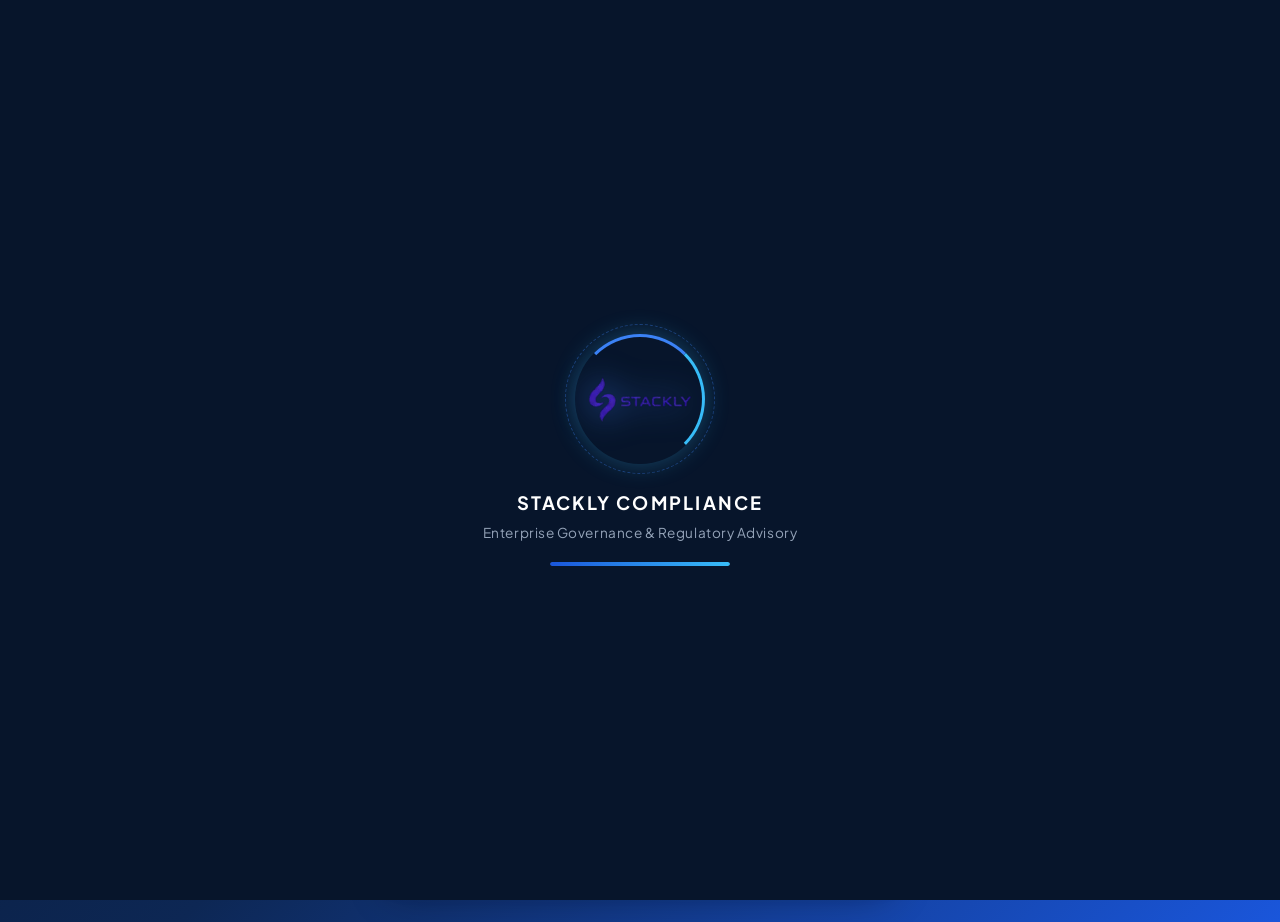
<file: signup.html>
<!DOCTYPE html>
<html lang="en">
<head>
  <meta charset="UTF-8">
  <meta name="viewport" content="width=device-width, initial-scale=1.0">
  <title>Sign Up | Stackly Compliance Platform</title>
  <meta name="description" content="Register for an enterprise compliance account on the Stackly platform.">
  <link rel="stylesheet" href="css/main.css">
  <link rel="stylesheet" href="css/pages.css">
</head>
<body>

  <!-- UNIQUE PRELOADER -->
  <div class="preloader" id="sitePreloader">
    <div class="preloader-shield-wrapper">
      <div class="preloader-ring"></div>
      <div class="preloader-ring-outer"></div>
      <img src="assets/logo.webp" alt="Stackly Compliance" class="preloader-logo">
    </div>
    <div class="preloader-title">Stackly Compliance</div>
    <div class="preloader-subtext">Enterprise Governance & Regulatory Advisory</div>
    <div class="preloader-progress-bar">
      <div class="preloader-progress-fill"></div>
    </div>
  </div>

  <div class="auth-page-wrapper">
    <div class="auth-card fade-in-up" style="max-width: 520px;">
      <!-- Back to Home Button at the top of Stackly logo -->
      <div class="auth-top-action-bar">
        <a href="index.html" class="auth-back-home" id="signupBackHomeBtn">
          <span class="material-icons">arrow_back</span>
          <span>Back to Home</span>
        </a>
      </div>

      <!-- Stackly Logo -->
      <a href="index.html" class="auth-logo-link">
        <img src="assets/logo.webp" alt="Stackly Logo" class="auth-logo">
      </a>
      
      <h1 class="auth-title">Create Account</h1>
      <p class="auth-subtitle">Register your organization for enterprise compliance oversight</p>

      <form id="signupForm" novalidate>
        <!-- Full Name -->
        <div class="form-group">
          <label for="signupName" class="form-label">Full Name</label>
          <input 
            type="text" 
            id="signupName" 
            class="form-control" 
            placeholder="Enter your full name" 
            autocomplete="name"
          >
          <div id="signupNameError" class="form-feedback error"></div>
        </div>

        <!-- Email Address (Gmail Only) -->
        <div class="form-group">
          <label for="signupEmail" class="form-label">Corporate Email Address (@gmail.com)</label>
          <input 
            type="email" 
            id="signupEmail" 
            class="form-control" 
            placeholder="Enter your Gmail address" 
            autocomplete="email"
          >
          <div id="signupEmailError" class="form-feedback error"></div>
        </div>

        <!-- Password -->
        <div class="form-group">
          <label for="signupPassword" class="form-label">Password</label>
          <input 
            type="password" 
            id="signupPassword" 
            class="form-control" 
            placeholder="Enter the password" 
            maxlength="8"
            autocomplete="new-password"
          >
          <div id="signupPasswordError" class="form-feedback error"></div>
        </div>

        <!-- Confirm Password -->
        <div class="form-group">
          <label for="signupConfirmPassword" class="form-label">Confirm Password</label>
          <input 
            type="password" 
            id="signupConfirmPassword" 
            class="form-control" 
            placeholder="Re-enter your password" 
            maxlength="8"
            autocomplete="new-password"
          >
          <div id="signupConfirmError" class="form-feedback error"></div>
        </div>

        <!-- General Feedback Message -->
        <div id="signupGeneralFeedback" class="form-feedback" style="margin-bottom: 16px;"></div>

        <!-- Submit Button -->
        <button type="submit" class="btn btn-primary btn-full" id="signupSubmitBtn" style="height: 50px;">
          <span>Register Account</span>
          <span class="material-icons">person_add</span>
        </button>
      </form>

      <!-- Return to Login Link -->
      <div class="auth-card-footer">
        Already have an active account? 
        <a href="login.html" id="backToLoginLink">Sign In</a>
      </div>
    </div>
  </div>

  <script src="js/main.js"></script>
  <script src="js/auth.js"></script>
</body>
</html>
</file>
<file: css/main.css>
/* ==========================================================================
   STACKLY COMPLIANCE & SERVICES - CORE DESIGN SYSTEM
   ========================================================================== */

@import url('https://fonts.googleapis.com/css2?family=Plus+Jakarta+Sans:wght@300;400;500;600;700;800&family=Inter:wght@400;500;600;700&display=swap');
@import url('https://fonts.googleapis.com/icon?family=Material+Icons');

:root {
  /* Brand Blue Gradient Color System */
  --color-primary-navy: #07152b;
  --color-navy-dark: #0a192f;
  --color-navy-mid: #0f274a;
  --color-navy-light: #183768;
  --color-blue-royal: #1a56db;
  --color-blue-electric: #2563eb;
  --color-blue-light: #3b82f6;
  --color-blue-sky: #60a5fa;
  --color-blue-ice: #e0f2fe;
  --color-blue-tint: #f0f7ff;
  --color-bg-page: #f8fafc;
  --color-surface-white: #ffffff;
  
  /* Text Colors */
  --color-text-main: #0f172a;
  --color-text-navy: #1e293b;
  --color-text-muted: #64748b;
  --color-text-light: #94a3b8;
  --color-text-white: #ffffff;

  /* Status Colors */
  --color-status-success: #059669;
  --color-status-success-bg: #ecfdf5;
  --color-status-warning: #d97706;
  --color-status-warning-bg: #fffbeb;
  --color-status-danger: #dc2626;
  --color-status-danger-bg: #fef2f2;
  --color-status-info: #0284c7;
  --color-status-info-bg: #f0f9ff;
  --color-status-pending: #6366f1;
  --color-status-pending-bg: #eef2ff;

  /* Gradients */
  --grad-primary: linear-gradient(135deg, #0f274a 0%, #1a56db 50%, #2563eb 100%);
  --grad-hero: linear-gradient(135deg, #07152b 0%, #0d2754 50%, #1a56db 100%);
  --grad-button: linear-gradient(135deg, #1a56db 0%, #2563eb 60%, #3b82f6 100%);
  --grad-button-hover: linear-gradient(135deg, #1646b5 0%, #1d4ed8 60%, #2563eb 100%);
  --grad-card-accent: linear-gradient(90deg, #1a56db 0%, #38bdf8 100%);
  --grad-surface-subtle: linear-gradient(180deg, #ffffff 0%, #f8fafc 100%);

  /* Borders & Shadows */
  --border-light: 1px solid #e2e8f0;
  --border-subtle: 1px solid #edf2f7;
  --border-focus: 1px solid #3b82f6;
  --shadow-xs: 0 1px 2px 0 rgba(15, 23, 42, 0.05);
  --shadow-sm: 0 2px 4px -1px rgba(15, 23, 42, 0.06), 0 1px 2px -1px rgba(15, 23, 42, 0.04);
  --shadow-md: 0 6px 16px -2px rgba(15, 23, 42, 0.08), 0 2px 6px -2px rgba(15, 23, 42, 0.04);
  --shadow-lg: 0 14px 28px -4px rgba(15, 23, 42, 0.1), 0 6px 12px -4px rgba(15, 23, 42, 0.06);
  --shadow-glow: 0 0 24px rgba(37, 99, 235, 0.25);
  --glass-bg: rgba(255, 255, 255, 0.88);
  --glass-border: 1px solid rgba(255, 255, 255, 0.7);

  /* Spacing & Radii */
  --radius-sm: 6px;
  --radius-md: 10px;
  --radius-lg: 16px;
  --radius-xl: 24px;
  --radius-full: 9999px;
  --container-max: 1240px;
  --header-height: 80px;

  /* Typography */
  --font-main: 'Plus Jakarta Sans', 'Inter', -apple-system, BlinkMacSystemFont, sans-serif;
  --transition-fast: 0.15s ease-in-out;
  --transition-base: 0.25s cubic-bezier(0.16, 1, 0.3, 1);
  --transition-slow: 0.4s cubic-bezier(0.16, 1, 0.3, 1);
}

/* Base Reset */
*, *::before, *::after {
  box-sizing: border-box;
  margin: 0;
  padding: 0;
}

html {
  font-family: var(--font-main);
  font-size: 16px;
  line-height: 1.6;
  color: var(--color-text-main);
  background-color: var(--color-bg-page);
  scroll-behavior: smooth;
  -webkit-font-smoothing: antialiased;
  -moz-osx-font-smoothing: grayscale;
  width: 100%;
  max-width: 100%;
  overflow-x: hidden;
}

body {
  min-height: 100vh;
  display: flex;
  flex-direction: column;
  background-color: var(--color-bg-page);
  width: 100%;
  max-width: 100%;
  position: relative;
  overflow-x: hidden;
}

/* Global Content Containment - strictly prevents horizontal scrollbars */
main, section, .section, header, footer {
  width: 100%;
  max-width: 100%;
  overflow-x: clip;
}

@supports not (overflow-x: clip) {
  main, section, .section, header, footer {
    overflow-x: hidden;
  }
}

/* Material Icons Integration */
.material-icons {
  font-family: 'Material Icons';
  font-weight: normal;
  font-style: normal;
  font-size: 20px;
  line-height: 1;
  display: inline-block;
  text-transform: none;
  letter-spacing: normal;
  word-wrap: normal;
  white-space: nowrap;
  direction: ltr;
  vertical-align: middle;
}

/* Typography Defaults */
h1, h2, h3, h4, h5, h6 {
  color: var(--color-navy-dark);
  font-weight: 700;
  line-height: 1.25;
  letter-spacing: -0.02em;
}

h1 { font-size: clamp(2rem, 4vw + 1rem, 3.25rem); font-weight: 800; }
h2 { font-size: clamp(1.6rem, 3vw + 0.5rem, 2.35rem); font-weight: 700; }
h3 { font-size: clamp(1.25rem, 2vw + 0.25rem, 1.55rem); font-weight: 700; }
h4 { font-size: 1.2rem; font-weight: 600; }
p { color: var(--color-text-muted); margin-bottom: 1rem; }
p:last-child { margin-bottom: 0; }
a { color: var(--color-blue-royal); text-decoration: none; transition: color var(--transition-fast); }
a:hover { color: var(--color-blue-electric); }

img {
  max-width: 100%;
  height: auto;
  display: block;
  object-fit: cover;
}

/* Layout Utilities */
.container {
  width: 100%;
  max-width: var(--container-max);
  margin-left: auto;
  margin-right: auto;
  padding-left: 20px;
  padding-right: 20px;
}

.section {
  padding: 80px 0;
  position: relative;
}

@media (max-width: 768px) {
  .section {
    padding: 55px 0;
  }
}

.section-light {
  background-color: var(--color-surface-white);
}

.section-tint {
  background-color: var(--color-blue-tint);
}

.section-dark {
  background: var(--grad-hero);
  color: #ffffff;
}

.section-dark h1,
.section-dark h2,
.section-dark h3,
.section-dark h4 {
  color: #ffffff;
}

.section-dark p {
  color: #cbd5e1;
}

.section-header {
  text-align: center;
  max-width: 680px;
  margin: 0 auto 50px auto;
}

.section-badge {
  display: inline-flex;
  align-items: center;
  gap: 6px;
  padding: 6px 14px;
  background-color: var(--color-blue-ice);
  color: var(--color-blue-royal);
  font-size: 0.8rem;
  font-weight: 700;
  text-transform: uppercase;
  letter-spacing: 0.08em;
  border-radius: var(--radius-full);
  margin-bottom: 14px;
  border: 1px solid rgba(59, 130, 246, 0.2);
}

.section-dark .section-badge {
  background-color: rgba(37, 99, 235, 0.2);
  color: #60a5fa;
  border-color: rgba(96, 165, 250, 0.3);
}

.section-title {
  margin-bottom: 14px;
}

.section-subtitle {
  font-size: 1.05rem;
  color: var(--color-text-muted);
}

/* ==========================================================================
   BUTTONS
   ========================================================================== */
.btn {
  display: inline-flex;
  align-items: center;
  justify-content: center;
  gap: 8px;
  padding: 12px 26px;
  font-family: var(--font-main);
  font-size: 0.95rem;
  font-weight: 600;
  border-radius: var(--radius-md);
  border: 1px solid transparent;
  cursor: pointer;
  transition: all var(--transition-fast);
  white-space: nowrap;
  text-decoration: none;
}

.btn-primary {
  background: var(--grad-button);
  color: #ffffff !important;
  box-shadow: 0 4px 14px rgba(37, 99, 235, 0.3);
}

.btn-primary:hover {
  background: var(--grad-button-hover);
  transform: translateY(-2px);
  box-shadow: 0 6px 20px rgba(37, 99, 235, 0.4);
}

.btn-outline {
  background: transparent;
  color: var(--color-blue-royal) !important;
  border-color: var(--color-blue-royal);
}

.btn-outline:hover {
  background: rgba(37, 99, 235, 0.05);
  border-color: var(--color-blue-electric);
  color: var(--color-blue-electric) !important;
  transform: translateY(-2px);
}

.btn-white {
  background: #ffffff;
  color: var(--color-blue-royal) !important;
  box-shadow: var(--shadow-md);
}

.btn-white:hover {
  background: #f8fafc;
  transform: translateY(-2px);
  box-shadow: var(--shadow-lg);
}

.btn-white-outline {
  background: transparent;
  color: #ffffff !important;
  border-color: rgba(255, 255, 255, 0.6);
}

.btn-white-outline:hover {
  background: rgba(255, 255, 255, 0.12);
  border-color: #ffffff;
  transform: translateY(-2px);
}

.btn-sm {
  padding: 8px 18px;
  font-size: 0.85rem;
  border-radius: var(--radius-sm);
}

.btn-lg {
  padding: 15px 32px;
  font-size: 1.05rem;
  border-radius: var(--radius-md);
}

.btn-full {
  width: 100%;
}

/* ==========================================================================
   UNIQUE PRELOADER
   ========================================================================== */
.preloader {
  position: fixed;
  top: 0;
  left: 0;
  width: 100%;
  height: 100%;
  background: #07152b;
  display: flex;
  flex-direction: column;
  align-items: center;
  justify-content: center;
  z-index: 99999;
  transition: opacity 0.5s cubic-bezier(0.16, 1, 0.3, 1), visibility 0.5s ease;
}

.preloader.fade-out {
  opacity: 0;
  visibility: hidden;
  pointer-events: none;
}

.preloader-shield-wrapper {
  position: relative;
  width: 130px;
  height: 130px;
  display: flex;
  align-items: center;
  justify-content: center;
}

.preloader-ring {
  position: absolute;
  width: 100%;
  height: 100%;
  border-radius: 50%;
  border: 3px solid transparent;
  border-top-color: #3b82f6;
  border-right-color: #38bdf8;
  animation: preloader-spin 1.2s cubic-bezier(0.5, 0, 0.5, 1) infinite;
  box-shadow: 0 0 25px rgba(56, 189, 248, 0.3);
}

.preloader-ring-outer {
  position: absolute;
  width: 150px;
  height: 150px;
  border-radius: 50%;
  border: 1px dashed rgba(59, 130, 246, 0.35);
  animation: preloader-spin-reverse 6s linear infinite;
}

.preloader-logo {
  height: 48px;
  width: auto;
  max-width: 105px;
  object-fit: contain;
  z-index: 2;
  filter: drop-shadow(0 0 16px rgba(59, 130, 246, 0.7));
}

.preloader-title {
  color: #ffffff;
  font-size: 1.15rem;
  font-weight: 700;
  letter-spacing: 0.12em;
  text-transform: uppercase;
  margin-top: 24px;
}

.preloader-subtext {
  color: #94a3b8;
  font-size: 0.85rem;
  margin-top: 4px;
  letter-spacing: 0.04em;
}

.preloader-progress-bar {
  width: 180px;
  height: 4px;
  background: rgba(255, 255, 255, 0.1);
  border-radius: var(--radius-full);
  margin-top: 18px;
  overflow: hidden;
  position: relative;
}

.preloader-progress-fill {
  position: absolute;
  top: 0;
  left: 0;
  height: 100%;
  width: 100%;
  background: linear-gradient(90deg, #1a56db, #38bdf8);
  border-radius: var(--radius-full);
  animation: preloader-fill 1.6s ease-in-out forwards;
}

@keyframes preloader-spin {
  0% { transform: rotate(0deg); }
  100% { transform: rotate(360deg); }
}

@keyframes preloader-spin-reverse {
  0% { transform: rotate(360deg); }
  100% { transform: rotate(0deg); }
}

@keyframes preloader-fill {
  0% { width: 0%; }
  60% { width: 75%; }
  100% { width: 100%; }
}

/* ==========================================================================
   NAVIGATION BAR
   ========================================================================== */
.site-header {
  position: fixed;
  top: 0;
  left: 0;
  right: 0;
  width: 100%;
  height: var(--header-height);
  background: rgba(255, 255, 255, 0.98);
  backdrop-filter: blur(14px);
  -webkit-backdrop-filter: blur(14px);
  border-bottom: var(--border-light);
  z-index: 1000;
  overflow: visible;
  transition: all var(--transition-fast);
}

.site-header.scrolled {
  background: rgba(255, 255, 255, 0.98);
  box-shadow: var(--shadow-sm);
  height: 72px;
}

/* Offset page content so it does not hide behind the fixed header in desktop view */
.site-header ~ main {
  margin-top: var(--header-height);
}

/* Ensure hash target anchors account for the fixed header */
section, [id] {
  scroll-margin-top: 90px;
}

.navbar {
  height: 100%;
  display: flex;
  align-items: center;
  justify-content: space-between;
}

.brand-logo {
  display: flex;
  align-items: center;
  gap: 10px;
  text-decoration: none;
}

.brand-logo img {
  height: 52px;
  width: auto;
  object-fit: contain;
  transition: transform var(--transition-fast);
}

.brand-logo:hover img {
  transform: scale(1.03);
}

.brand-text {
  font-size: 1.35rem;
  font-weight: 800;
  color: var(--color-navy-dark);
  letter-spacing: -0.03em;
}

.brand-text span {
  color: var(--color-blue-royal);
}

.nav-menu {
  display: flex;
  align-items: center;
  gap: 32px;
  list-style: none;
}

.nav-link {
  color: var(--color-navy-dark);
  font-weight: 600;
  font-size: 0.95rem;
  padding: 6px 2px;
  position: relative;
  transition: color var(--transition-fast);
}

.nav-link::after {
  content: '';
  position: absolute;
  bottom: 0;
  left: 0;
  width: 0%;
  height: 2px;
  background: var(--grad-button);
  transition: width var(--transition-fast);
  border-radius: var(--radius-full);
}

.nav-link:hover,
.nav-link.active {
  color: var(--color-blue-royal);
}

.nav-link:hover::after,
.nav-link.active::after {
  width: 100%;
}

.nav-actions {
  display: flex;
  align-items: center;
  gap: 16px;
}

.nav-hamburger {
  display: none;
  background: none;
  border: none;
  cursor: pointer;
  padding: 8px;
  color: var(--color-navy-dark);
}

.nav-hamburger .material-icons {
  font-size: 28px;
}

/* Mobile Drawer & Overlay */
.mobile-menu-overlay {
  display: none;
  position: fixed;
  top: 0;
  left: 0;
  width: 100%;
  height: 100%;
  background: rgba(7, 21, 43, 0.6);
  backdrop-filter: blur(4px);
  -webkit-backdrop-filter: blur(4px);
  z-index: 1001;
  opacity: 0;
  visibility: hidden;
  pointer-events: none;
  transition: opacity var(--transition-base), visibility var(--transition-base);
}

.mobile-menu-overlay.active {
  display: block;
  opacity: 1;
  visibility: visible;
  pointer-events: auto;
}

.mobile-menu-overlay.is-closing {
  display: block;
  opacity: 0;
  visibility: hidden;
  pointer-events: none;
}

.mobile-drawer {
  display: none;
  position: fixed;
  top: 0;
  right: 0;
  transform: translateX(100%);
  width: 100%;
  max-width: 100%;
  height: 100%;
  height: 100dvh;
  background: #ffffff;
  z-index: 1002;
  box-shadow: var(--shadow-lg);
  flex-direction: column;
  padding: 24px;
  overflow-y: auto;
  -webkit-overflow-scrolling: touch;
  opacity: 0;
  visibility: hidden;
  pointer-events: none;
  transition: transform 0.28s cubic-bezier(0.16, 1, 0.3, 1), opacity 0.25s ease, visibility 0.28s linear;
}

.mobile-drawer.active {
  display: flex;
  transform: translateX(0);
  opacity: 1;
  visibility: visible;
  pointer-events: auto;
}

.mobile-drawer.is-closing {
  display: flex;
  transform: translateX(100%);
  opacity: 0;
  visibility: hidden;
  pointer-events: none;
}

/* When not active and not closing, strictly remove from layout, rendering, and interaction */
.mobile-drawer:not(.active):not(.is-closing) {
  display: none !important;
  visibility: hidden !important;
  opacity: 0 !important;
  pointer-events: none !important;
  transform: translateX(100%) !important;
}

.mobile-menu-overlay:not(.active):not(.is-closing) {
  display: none !important;
  visibility: hidden !important;
  opacity: 0 !important;
  pointer-events: none !important;
}

/* Strictly ensure mobile drawer and overlay NEVER appear or remain on desktop viewports */
@media (min-width: 993px) {
  .mobile-menu-overlay,
  .mobile-drawer,
  .mobile-menu-overlay.active,
  .mobile-drawer.active,
  .mobile-menu-overlay.is-closing,
  .mobile-drawer.is-closing {
    display: none !important;
    visibility: hidden !important;
    pointer-events: none !important;
    opacity: 0 !important;
    transform: translateX(100%) !important;
  }
}

.mobile-drawer-header {
  display: flex;
  align-items: center;
  justify-content: space-between;
  padding-bottom: 20px;
  border-bottom: var(--border-light);
  margin-bottom: 24px;
}

.mobile-drawer-close {
  background: none;
  border: none;
  cursor: pointer;
  color: var(--color-text-navy);
}

.mobile-nav-links {
  list-style: none;
  display: flex;
  flex-direction: column;
  gap: 16px;
}

.mobile-nav-link {
  font-size: 1.1rem;
  font-weight: 600;
  color: var(--color-navy-dark);
  display: flex;
  align-items: center;
  justify-content: space-between;
  padding: 10px 0;
  border-bottom: 1px solid #f1f5f9;
}

.mobile-nav-link.active {
  color: var(--color-blue-royal);
}

.mobile-drawer-footer {
  margin-top: auto;
  padding-top: 24px;
  border-top: var(--border-light);
  display: flex;
  flex-direction: column;
  gap: 12px;
}

@media (max-width: 992px) {
  .nav-menu {
    display: none;
  }
  .nav-hamburger {
    display: flex;
    align-items: center;
    justify-content: center;
  }
  .nav-actions .btn-login-desktop {
    display: none;
  }
}

/* ==========================================================================
   CARDS & CONTAINERS
   ========================================================================== */
.card {
  background: var(--color-surface-white);
  border: var(--border-light);
  border-radius: var(--radius-lg);
  padding: 32px 28px;
  box-shadow: var(--shadow-sm);
  transition: all var(--transition-base);
  position: relative;
  overflow: hidden;
}

.card:hover {
  transform: translateY(-4px);
  box-shadow: var(--shadow-md);
  border-color: #cbd5e1;
}

.card-accent-top {
  position: absolute;
  top: 0;
  left: 0;
  width: 100%;
  height: 4px;
  background: var(--grad-card-accent);
}

.card-icon {
  width: 54px;
  height: 54px;
  border-radius: var(--radius-md);
  background: var(--color-blue-ice);
  color: var(--color-blue-royal);
  display: flex;
  align-items: center;
  justify-content: center;
  margin-bottom: 20px;
  transition: all var(--transition-fast);
}

.card-icon .material-icons {
  font-size: 28px;
}

.card:hover .card-icon {
  background: var(--color-blue-royal);
  color: #ffffff;
  transform: scale(1.05);
}

/* ==========================================================================
   CUSTOM DROPDOWN (NO NATIVE SELECT)
   ========================================================================== */
.custom-dropdown-container {
  position: relative;
  width: 100%;
}

.custom-dropdown-trigger {
  width: 100%;
  height: 50px;
  padding: 0 16px;
  background: #ffffff;
  border: 1px solid #cbd5e1;
  border-radius: var(--radius-md);
  display: flex;
  align-items: center;
  justify-content: space-between;
  cursor: pointer;
  font-family: var(--font-main);
  font-size: 0.95rem;
  color: var(--color-text-main);
  transition: all var(--transition-fast);
  user-select: none;
}

.custom-dropdown-trigger:hover,
.custom-dropdown-trigger.active {
  border-color: var(--color-blue-royal);
  box-shadow: 0 0 0 3px rgba(37, 99, 235, 0.12);
}

.custom-dropdown-trigger .selected-text {
  display: flex;
  align-items: center;
  gap: 10px;
  color: var(--color-navy-dark);
  font-weight: 500;
}

.custom-dropdown-trigger .arrow-icon {
  color: var(--color-text-muted);
  transition: transform var(--transition-fast);
}

.custom-dropdown-container.open .arrow-icon {
  transform: rotate(180deg);
}

.custom-dropdown-menu {
  position: absolute;
  top: calc(100% + 6px);
  left: 0;
  width: 100%;
  background: #ffffff;
  border: var(--border-light);
  border-radius: var(--radius-md);
  box-shadow: var(--shadow-lg);
  padding: 6px;
  list-style: none;
  z-index: 100;
  display: none;
  opacity: 0;
  transform: translateY(-8px);
  transition: opacity var(--transition-fast), transform var(--transition-fast);
}

.custom-dropdown-container.open .custom-dropdown-menu {
  display: block;
  opacity: 1;
  transform: translateY(0);
}

.custom-dropdown-item {
  display: flex;
  align-items: center;
  gap: 10px;
  padding: 10px 14px;
  border-radius: var(--radius-sm);
  cursor: pointer;
  font-size: 0.92rem;
  font-weight: 500;
  color: var(--color-navy-dark);
  transition: background var(--transition-fast);
}

.custom-dropdown-item:hover,
.custom-dropdown-item.selected {
  background: var(--color-blue-tint);
  color: var(--color-blue-royal);
}

.custom-dropdown-item .material-icons {
  font-size: 18px;
  color: var(--color-blue-royal);
}

/* Form Styles */
.form-group {
  margin-bottom: 20px;
  text-align: left;
}

.form-label {
  display: block;
  font-size: 0.88rem;
  font-weight: 600;
  color: var(--color-navy-dark);
  margin-bottom: 8px;
}

.form-control {
  width: 100%;
  height: 50px;
  padding: 0 16px;
  background: #ffffff;
  border: 1px solid #cbd5e1;
  border-radius: var(--radius-md);
  font-family: var(--font-main);
  font-size: 0.95rem;
  color: var(--color-navy-dark);
  transition: all var(--transition-fast);
}

textarea.form-control {
  height: auto;
  padding: 14px 16px;
  resize: vertical;
}

.form-control:focus {
  outline: none;
  border-color: var(--color-blue-royal);
  box-shadow: 0 0 0 3px rgba(37, 99, 235, 0.12);
}

.form-feedback {
  font-size: 0.82rem;
  margin-top: 6px;
  display: none;
  font-weight: 500;
}

.form-feedback.error {
  color: var(--color-status-danger);
  display: block;
}

.form-feedback.success {
  color: var(--color-status-success);
  display: block;
}

/* ==========================================================================
   FOOTER
   ========================================================================== */
.site-footer {
  background: #07152b;
  color: #cbd5e1;
  padding: 70px 0 30px 0;
  margin-top: auto;
  border-top: 1px solid rgba(255, 255, 255, 0.08);
}

.footer-grid {
  display: grid;
  grid-template-columns: 2fr 1fr 1fr 1.2fr;
  gap: 48px;
  margin-bottom: 50px;
}

.footer-brand .brand-logo img {
  height: 50px;
  filter: brightness(1.25) drop-shadow(0 2px 8px rgba(37, 99, 235, 0.35));
  margin-bottom: 16px;
}

.footer-desc {
  color: #94a3b8;
  font-size: 0.92rem;
  line-height: 1.6;
  margin-bottom: 24px;
  max-width: 320px;
}

.footer-socials {
  display: flex;
  align-items: center;
  gap: 12px;
}

.social-icon-btn {
  width: 38px;
  height: 38px;
  border-radius: 50%;
  background: rgba(255, 255, 255, 0.06);
  border: 1px solid rgba(255, 255, 255, 0.12);
  color: #cbd5e1;
  display: flex;
  align-items: center;
  justify-content: center;
  transition: all var(--transition-fast);
}

.social-icon-btn svg {
  width: 17px;
  height: 17px;
  fill: currentColor;
  display: block;
  flex-shrink: 0;
}

.social-icon-btn:hover {
  background: var(--color-blue-royal);
  color: #ffffff;
  transform: translateY(-3px);
  border-color: var(--color-blue-royal);
}

.footer-heading {
  color: #ffffff;
  font-size: 1.05rem;
  font-weight: 700;
  margin-bottom: 22px;
  letter-spacing: -0.01em;
}

.footer-links {
  list-style: none;
  display: flex;
  flex-direction: column;
  gap: 12px;
}

.footer-link {
  color: #94a3b8;
  font-size: 0.92rem;
  transition: all var(--transition-fast);
  display: inline-block;
}

.footer-link:hover {
  color: #ffffff;
  transform: translateX(4px);
}

.footer-contact-item {
  display: flex;
  align-items: flex-start;
  gap: 12px;
  margin-bottom: 14px;
  color: #94a3b8;
  font-size: 0.92rem;
}

.footer-contact-item .material-icons {
  color: #60a5fa;
  font-size: 20px;
  margin-top: 2px;
}

.footer-bottom {
  padding-top: 30px;
  border-top: 1px solid rgba(255, 255, 255, 0.08);
  display: flex;
  align-items: center;
  justify-content: space-between;
  font-size: 0.88rem;
  color: #64748b;
  flex-wrap: wrap;
  gap: 16px;
}

.footer-bottom-links {
  display: flex;
  gap: 20px;
}

.footer-bottom-links a {
  color: #64748b;
}

.footer-bottom-links a:hover {
  color: #cbd5e1;
}

@media (max-width: 992px) {
  .footer-grid {
    grid-template-columns: 1fr 1fr;
    gap: 36px;
  }
}

@media (max-width: 768px) {
  .site-footer {
    text-align: center;
    padding: 48px 0 28px 0;
  }

  .footer-grid {
    grid-template-columns: 1fr;
    gap: 36px;
    text-align: center;
    justify-items: center;
    margin-bottom: 36px;
  }

  .footer-brand {
    display: flex;
    flex-direction: column;
    align-items: center;
    text-align: center;
    width: 100%;
  }

  .footer-brand .brand-logo {
    display: inline-flex;
    justify-content: center;
    align-items: center;
    margin: 0 auto 14px auto !important;
  }

  .footer-brand .brand-logo img {
    margin: 0 auto 14px auto;
    display: block;
  }

  .footer-desc {
    text-align: center;
    margin: 0 auto 20px auto;
    max-width: 440px;
  }

  .footer-socials {
    display: flex;
    justify-content: center;
    align-items: center;
    margin: 0 auto;
  }

  .footer-col {
    text-align: center;
    display: flex;
    flex-direction: column;
    align-items: center;
    width: 100%;
    max-width: 100%;
    box-sizing: border-box;
  }

  .footer-heading {
    text-align: center;
    margin-bottom: 14px;
    width: 100%;
  }

  .footer-links {
    align-items: center;
    text-align: center;
    padding: 0;
    width: 100%;
  }

  .footer-link {
    text-align: center;
  }

  .footer-link:hover {
    transform: translateY(-2px);
  }

  .footer-contact-item {
    justify-content: center !important;
    text-align: center !important;
    margin: 0 auto 16px auto !important;
    width: 100% !important;
    max-width: 380px !important;
    gap: 6px !important;
    display: flex !important;
    flex-direction: column !important;
    align-items: center !important;
    box-sizing: border-box !important;
  }

  .footer-contact-item .material-icons {
    flex-shrink: 0 !important;
    font-size: 22px !important;
    margin: 0 0 2px 0 !important;
  }

  .footer-contact-item span:not(.material-icons) {
    flex: 0 1 auto !important;
    min-width: 0 !important;
    overflow-wrap: break-word !important;
    word-break: normal !important;
    line-height: 1.5 !important;
    text-align: center !important;
  }

  .footer-bottom {
    flex-direction: column;
    align-items: center;
    text-align: center;
    gap: 14px;
  }

  .footer-bottom-links {
    justify-content: center;
    flex-wrap: wrap;
    gap: 18px;
  }
}

/* ==========================================================================
   ANIMATIONS & SCROLL REVEAL
   ========================================================================== */
.fade-in-up {
  opacity: 0;
  transform: translateY(24px);
  transition: opacity 0.6s cubic-bezier(0.16, 1, 0.3, 1), transform 0.6s cubic-bezier(0.16, 1, 0.3, 1);
}

.fade-in-up.revealed {
  opacity: 1;
  transform: translateY(0);
}

/* Modal styling for service/details */
.modal-overlay {
  position: fixed;
  top: 0;
  left: 0;
  width: 100%;
  height: 100%;
  background: rgba(7, 21, 43, 0.65);
  backdrop-filter: blur(6px);
  z-index: 10000;
  display: none;
  align-items: center;
  justify-content: center;
  padding: 20px;
  opacity: 0;
  transition: opacity var(--transition-base);
}

.modal-overlay.active {
  display: flex;
  opacity: 1;
}

.modal-dialog {
  background: #ffffff;
  border-radius: var(--radius-xl);
  max-width: 640px;
  width: 100%;
  padding: 36px;
  box-shadow: var(--shadow-lg);
  position: relative;
  transform: scale(0.95);
  transition: transform var(--transition-base);
  max-height: 90vh;
  overflow-y: auto;
}

.modal-overlay.active .modal-dialog {
  transform: scale(1);
}

.modal-close {
  position: absolute;
  top: 20px;
  right: 20px;
  background: #f1f5f9;
  border: none;
  width: 36px;
  height: 36px;
  border-radius: 50%;
  display: flex;
  align-items: center;
  justify-content: center;
  cursor: pointer;
  color: var(--color-navy-dark);
  transition: all var(--transition-fast);
}

.modal-close:hover {
  background: #e2e8f0;
}

@media (max-width: 992px) {
  /* FIXED NAVBAR IN MOBILE / TABLET VIEWS AT TIME OF SCROLLING */
  .site-header {
    position: fixed !important;
    top: 0 !important;
    left: 0 !important;
    right: 0 !important;
    width: 100% !important;
    height: 70px !important;
    z-index: 1000 !important;
    background: rgba(255, 255, 255, 0.98) !important;
    backdrop-filter: blur(14px) !important;
    -webkit-backdrop-filter: blur(14px) !important;
    border-bottom: var(--border-light) !important;
    box-shadow: 0 2px 10px rgba(15, 23, 42, 0.08) !important;
  }

  .site-header.scrolled {
    height: 70px !important;
    background: rgba(255, 255, 255, 0.98) !important;
    box-shadow: var(--shadow-sm) !important;
  }

  /* Offset page content so it does not hide behind the fixed header in mobile view */
  .site-header ~ main {
    margin-top: 70px !important;
  }

  /* Ensure hash target anchors account for the fixed header */
  section, [id] {
    scroll-margin-top: 80px;
  }
}

@media (max-width: 768px) {
  
  .navbar {
    width: 100%;
    padding: 0;
  }
  
  .brand-logo img {
    height: 44px;
  }
  
  .footer-contact-item {
    word-break: break-word;
    overflow-wrap: break-word;
  }
  
  .modal-dialog {
    padding: 24px 18px;
    width: calc(100% - 24px);
    max-height: 85vh;
  }

  /* Responsive buttons on mobile */
  .btn-lg {
    max-width: 100% !important;
    white-space: normal !important;
    word-break: normal !important;
    text-align: center !important;
    padding: 13px 20px !important;
    font-size: 0.95rem !important;
    line-height: 1.35 !important;
    box-sizing: border-box !important;
  }
}

@media (max-width: 480px) {
  .container {
    padding-left: 16px;
    padding-right: 16px;
  }
  
  .brand-logo img {
    height: 40px;
  }
  
  .nav-hamburger {
    padding: 6px;
  }
}
</file>
<file: css/pages.css>
/* ==========================================================================
   STACKLY COMPLIANCE & SERVICES - MARKETING & AUTH PAGES STYLES
   ========================================================================== */

/* --------------------------------------------------------------------------
   1. HERO SECTION (HOME)
   -------------------------------------------------------------------------- */
.hero-section {
  position: relative;
  background: #0f172a;
  padding: 120px 0 130px 0;
  overflow: hidden;
  color: #ffffff;
  min-height: 580px;
  display: flex;
  align-items: center;
  justify-content: center;
}

.hero-bg-slider {
  position: absolute;
  top: 0;
  left: 0;
  width: 100%;
  height: 100%;
  z-index: 1;
  overflow: hidden;
}

.hero-slide {
  position: absolute;
  top: 0;
  left: 0;
  width: 100%;
  height: 100%;
  background-size: cover;
  background-position: center;
  background-repeat: no-repeat;
  opacity: 0;
  transform: scale(1.06);
  transition: opacity 0.8s ease-in-out, transform 2.8s ease-out;
  pointer-events: none;
}

.hero-slide.active {
  opacity: 1;
  transform: scale(1);
  z-index: 1;
}

/* Crisp, natural clarity overlay: Pure neutral transparency with ZERO blue tint or fadeness */
.hero-bg-overlay {
  position: absolute;
  top: 0;
  left: 0;
  width: 100%;
  height: 100%;
  background: linear-gradient(180deg, rgba(0, 0, 0, 0.22) 0%, rgba(0, 0, 0, 0.38) 100%);
  z-index: 2;
  pointer-events: none;
}

/* Remove blue radial glow completely so image is sharp and unshaded */
.hero-bg-glow {
  display: none !important;
}

.hero-centered-content {
  max-width: 860px;
  margin: 0 auto;
  text-align: center;
  position: relative;
  z-index: 3;
}

.hero-badge {
  display: inline-flex;
  align-items: center;
  gap: 8px;
  padding: 8px 18px;
  background: rgba(15, 23, 42, 0.65);
  backdrop-filter: blur(10px);
  -webkit-backdrop-filter: blur(10px);
  border: 1px solid rgba(255, 255, 255, 0.28);
  border-radius: var(--radius-full);
  color: #ffffff;
  font-size: 0.85rem;
  font-weight: 700;
  letter-spacing: 0.04em;
  text-transform: uppercase;
  margin-bottom: 24px;
  box-shadow: 0 4px 20px rgba(0, 0, 0, 0.35);
  max-width: 100%;
}

@media (max-width: 480px) {
  .hero-badge {
    font-size: 0.76rem;
    padding: 6px 12px;
    letter-spacing: 0.02em;
    gap: 6px;
  }
}

.hero-badge .material-icons {
  font-size: 18px;
  color: #38bdf8;
}

.hero-title,
.page-hero-banner .hero-title {
  color: #ffffff;
  font-size: clamp(1.85rem, 5.5vw + 0.5rem, 3.8rem);
  font-weight: 800;
  line-height: 1.18;
  margin-bottom: 22px;
  letter-spacing: -0.03em;
  text-shadow: 0 2px 12px rgba(0, 0, 0, 0.85), 0 4px 28px rgba(0, 0, 0, 0.7);
  word-break: break-word;
  overflow-wrap: break-word;
}

.page-hero-banner .hero-title {
  font-size: clamp(1.75rem, 4.5vw, 3.3rem);
  margin-bottom: 18px;
  line-height: 1.22;
}

.hero-white-group {
  display: inline-block;
  margin-right: 10px;
}

.hero-blue-group {
  display: inline-block;
}

@media (max-width: 600px) {
  .hero-white-group,
  .hero-blue-group {
    display: inline;
    margin-right: 0;
  }
}

/* Choreographed Hero Entrance Animations */
/* 0. Top badge entrance */
.anim-badge {
  opacity: 0;
  transform: translateY(-20px);
  will-change: transform, opacity;
  animation: slideDownBadge 0.6s cubic-bezier(0.16, 1, 0.3, 1) forwards;
  animation-delay: var(--delay, 0.05s);
}

@keyframes slideDownBadge {
  0% {
    opacity: 0;
    transform: translateY(-20px);
  }
  100% {
    opacity: 1;
    transform: translateY(0);
  }
}

/* 1. Bold white letters come from left side, one by one */
.anim-word-left {
  display: inline-block;
  opacity: 0;
  transform: translateX(-70px);
  will-change: transform, opacity;
  color: #ffffff !important;
  -webkit-text-fill-color: #ffffff !important;
  text-shadow: 0 2px 14px rgba(0, 0, 0, 0.9), 0 4px 28px rgba(0, 0, 0, 0.75);
  margin-right: 8px;
}

.anim-word-left:last-child {
  margin-right: 0;
}

/* 2. Bold blue letters come from right side */
.anim-word-right {
  display: inline-block;
  opacity: 0;
  transform: translateX(70px);
  will-change: transform, opacity;
  background: linear-gradient(135deg, #60a5fa 0%, #38bdf8 100%);
  -webkit-background-clip: text;
  -webkit-text-fill-color: transparent !important;
  color: #38bdf8 !important;
  filter: drop-shadow(0 2px 10px rgba(0, 0, 0, 0.85));
  margin-right: 8px;
}

.anim-word-right:last-child {
  margin-right: 0;
}

/* 3. Small letters (subtitle) come from left side and arrange at position */
.hero-subtitle,
.page-hero-banner .hero-subtitle,
.page-hero-banner .page-subtitle {
  color: #ffffff;
  font-size: 1.15rem;
  line-height: 1.65;
  margin: 0 auto 34px auto;
  max-width: 680px;
  text-shadow: 0 2px 10px rgba(0, 0, 0, 0.9), 0 4px 18px rgba(0, 0, 0, 0.75);
  font-weight: 500;
}

.page-hero-banner .hero-subtitle,
.page-hero-banner .page-subtitle {
  margin-bottom: 0;
  max-width: 720px;
}

.anim-text-left {
  display: block;
  opacity: 0;
  transform: translateX(-70px);
  will-change: transform, opacity;
}

/* Legacy anim-text-down support, mapped to smooth slide */
.anim-text-down {
  opacity: 0;
  transform: translateY(35px);
  will-change: transform, opacity;
}

/* 4. Actions Row & Button Animations */
.hero-actions-centered {
  display: flex;
  align-items: center;
  justify-content: center;
  gap: 18px;
  flex-wrap: wrap;
  margin-top: 10px;
}

@media (max-width: 640px) {
  .hero-actions-centered {
    flex-direction: column;
    align-items: stretch;
    width: 100%;
    max-width: 320px;
    margin-left: auto;
    margin-right: auto;
    gap: 12px;
  }
  .hero-actions-centered .btn {
    width: 100%;
    justify-content: center;
  }
}

.hero-actions-centered .btn-white-outline {
  background: rgba(15, 23, 42, 0.5);
  backdrop-filter: blur(8px);
  -webkit-backdrop-filter: blur(8px);
  border: 1.5px solid rgba(255, 255, 255, 0.7);
  color: #ffffff;
  box-shadow: 0 4px 16px rgba(0, 0, 0, 0.35);
}

.hero-actions-centered .btn-white-outline:hover {
  background: #ffffff;
  color: var(--color-navy-dark);
  border-color: #ffffff;
}

.anim-btn-left {
  opacity: 0;
  transform: translateX(-60px);
  will-change: transform, opacity;
}

.anim-btn-right {
  opacity: 0;
  transform: translateX(60px);
  will-change: transform, opacity;
}

/* Keyframes */
@keyframes slideInFromLeft {
  0% {
    opacity: 0;
    transform: translateX(-70px);
  }
  100% {
    opacity: 1;
    transform: translateX(0);
  }
}

@keyframes slideInFromRight {
  0% {
    opacity: 0;
    transform: translateX(70px);
  }
  100% {
    opacity: 1;
    transform: translateX(0);
  }
}

@keyframes slideTextFromLeft {
  0% {
    opacity: 0;
    transform: translateX(-70px);
  }
  100% {
    opacity: 1;
    transform: translateX(0);
  }
}

@keyframes slideUpFromDown {
  0% {
    opacity: 0;
    transform: translateY(35px);
  }
  100% {
    opacity: 1;
    transform: translateY(0);
  }
}

/* Animation trigger rules:
   When preloader is on screen and not yet fading, pause/hide hero elements.
   As soon as body gets .page-loaded (or if preloader is absent), trigger full choreographed entrance. */
body:not(.page-loaded) .preloader:not(.fade-out) ~ * .anim-word-left,
body:not(.page-loaded) .preloader:not(.fade-out) ~ * .anim-word-right,
body:not(.page-loaded) .preloader:not(.fade-out) ~ * .anim-text-left,
body:not(.page-loaded) .preloader:not(.fade-out) ~ * .anim-text-down,
body:not(.page-loaded) .preloader:not(.fade-out) ~ * .anim-btn-left,
body:not(.page-loaded) .preloader:not(.fade-out) ~ * .anim-btn-right {
  animation: none !important;
  opacity: 0 !important;
}

body.page-loaded .anim-word-left,
body:not(:has(.preloader)) .anim-word-left {
  animation: slideInFromLeft 0.75s cubic-bezier(0.16, 1, 0.3, 1) forwards;
  animation-delay: var(--delay, 0.15s);
}

body.page-loaded .anim-word-right,
body:not(:has(.preloader)) .anim-word-right {
  animation: slideInFromRight 0.75s cubic-bezier(0.16, 1, 0.3, 1) forwards;
  animation-delay: var(--delay, 0.65s);
}

body.page-loaded .anim-text-left,
body:not(:has(.preloader)) .anim-text-left {
  animation: slideTextFromLeft 0.85s cubic-bezier(0.16, 1, 0.3, 1) forwards;
  animation-delay: var(--delay, 1.05s);
}

body.page-loaded .anim-text-down,
body:not(:has(.preloader)) .anim-text-down {
  animation: slideUpFromDown 0.8s cubic-bezier(0.16, 1, 0.3, 1) forwards;
  animation-delay: var(--delay, 1.05s);
}

body.page-loaded .anim-btn-left,
body:not(:has(.preloader)) .anim-btn-left {
  animation: slideInFromLeft 0.8s cubic-bezier(0.16, 1, 0.3, 1) forwards;
  animation-delay: var(--delay, 1.35s);
}

body.page-loaded .anim-btn-right,
body:not(:has(.preloader)) .anim-btn-right {
  animation: slideInFromRight 0.8s cubic-bezier(0.16, 1, 0.3, 1) forwards;
  animation-delay: var(--delay, 1.5s);
}

/* Mobile wrap handling */
@media (max-width: 640px) {
  .hero-white-group,
  .hero-blue-group {
    display: inline;
  }
  .anim-word-left,
  .anim-word-right {
    margin-right: 5px;
  }
}

/* Inner Page Hero Banners with Background Image */
.page-hero-banner {
  position: relative;
  padding: 95px 0 100px 0;
  background-size: cover;
  background-position: center;
  background-repeat: no-repeat;
  overflow: hidden;
  color: #ffffff;
}

/* Crisp, natural clarity overlay: Pure neutral transparency with ZERO blue tint or fadeness */
.page-hero-banner::before {
  content: '';
  position: absolute;
  top: 0;
  left: 0;
  width: 100%;
  height: 100%;
  background: linear-gradient(180deg, rgba(0, 0, 0, 0.22) 0%, rgba(0, 0, 0, 0.38) 100%);
  z-index: 1;
}

.page-hero-banner .container {
  position: relative;
  z-index: 2;
  text-align: center;
}

.page-hero-banner h1,
.page-hero-banner .page-title {
  color: #ffffff;
  text-shadow: 0 2px 12px rgba(0, 0, 0, 0.85), 0 4px 28px rgba(0, 0, 0, 0.7);
  font-weight: 800;
}

.page-hero-banner p,
.page-hero-banner .page-subtitle {
  color: #ffffff;
  text-shadow: 0 2px 10px rgba(0, 0, 0, 0.9);
  font-weight: 500;
}

.page-hero-banner .section-badge {
  background-color: rgba(15, 23, 42, 0.65) !important;
  backdrop-filter: blur(8px);
  -webkit-backdrop-filter: blur(8px);
  color: #ffffff !important;
  border: 1px solid rgba(255, 255, 255, 0.3) !important;
  box-shadow: 0 4px 16px rgba(0, 0, 0, 0.35);
  margin-bottom: 18px;
}

.floating-icon-box {
  width: 44px;
  height: 44px;
  border-radius: var(--radius-sm);
  background: var(--color-blue-royal);
  display: flex;
  align-items: center;
  justify-content: center;
}

.floating-icon-box .material-icons {
  color: #ffffff;
}

.floating-text-val {
  font-size: 1.25rem;
  font-weight: 800;
  line-height: 1;
}

.floating-text-lbl {
  font-size: 0.8rem;
  color: #94a3b8;
}

@media (max-width: 992px) {
  .hero-grid {
    grid-template-columns: 1fr;
    gap: 40px;
  }
  .hero-floating-stat.stat-left {
    left: 10px;
    bottom: 10px;
  }
  .hero-floating-stat.stat-right {
    right: 10px;
    top: 10px;
  }
  .hero-image-frame img {
    height: 380px;
  }
}

/* --------------------------------------------------------------------------
   2. TRUST & CREDIBILITY SECTION
   -------------------------------------------------------------------------- */
.trust-strip {
  background: #ffffff;
  padding: 36px 0;
  border-bottom: var(--border-light);
}

.trust-wrapper {
  display: flex;
  align-items: center;
  justify-content: space-between;
  flex-wrap: wrap;
  gap: 24px;
}

.trust-label {
  font-size: 0.88rem;
  font-weight: 700;
  color: var(--color-text-navy);
  text-transform: uppercase;
  letter-spacing: 0.06em;
}

.trust-badges-grid {
  display: flex;
  align-items: center;
  gap: 20px;
  flex-wrap: wrap;
}

.trust-badge-pill {
  display: inline-flex;
  align-items: center;
  gap: 8px;
  padding: 8px 16px;
  background: var(--color-blue-tint);
  border: 1px solid #dbeafe;
  border-radius: var(--radius-full);
  font-size: 0.88rem;
  font-weight: 600;
  color: var(--color-blue-royal);
}

.trust-badge-pill .material-icons {
  font-size: 18px;
  color: var(--color-blue-royal);
}

/* --------------------------------------------------------------------------
   3. PROCESS SECTION (NO UNICODE ARROWS!)
   -------------------------------------------------------------------------- */
.process-flow {
  display: grid;
  grid-template-columns: repeat(4, 1fr);
  gap: 24px;
  position: relative;
  margin-top: 40px;
}

.process-step-card {
  background: #ffffff;
  border: var(--border-light);
  border-radius: var(--radius-lg);
  padding: 32px 24px;
  position: relative;
  box-shadow: var(--shadow-sm);
  display: flex;
  flex-direction: column;
  will-change: transform, opacity;
  transition: transform 0.35s cubic-bezier(0.16, 1, 0.3, 1), box-shadow 0.35s ease, border-color 0.35s ease;
}

/* One-by-One Sequential Entrance: Steps 1, 2, 3, 4 */
.process-flow .process-step-card:nth-child(1) {
  opacity: 0;
  transform: translateY(40px);
  transition: opacity 0.75s cubic-bezier(0.16, 1, 0.3, 1), transform 0.75s cubic-bezier(0.16, 1, 0.3, 1);
  transition-delay: 0.1s;
}

.process-flow .process-step-card:nth-child(2) {
  opacity: 0;
  transform: translateY(40px);
  transition: opacity 0.75s cubic-bezier(0.16, 1, 0.3, 1), transform 0.75s cubic-bezier(0.16, 1, 0.3, 1);
  transition-delay: 0.3s;
}

.process-flow .process-step-card:nth-child(3) {
  opacity: 0;
  transform: translateY(40px);
  transition: opacity 0.75s cubic-bezier(0.16, 1, 0.3, 1), transform 0.75s cubic-bezier(0.16, 1, 0.3, 1);
  transition-delay: 0.5s;
}

.process-flow .process-step-card:nth-child(4) {
  opacity: 0;
  transform: translateY(40px);
  transition: opacity 0.75s cubic-bezier(0.16, 1, 0.3, 1), transform 0.75s cubic-bezier(0.16, 1, 0.3, 1);
  transition-delay: 0.7s;
}

/* Revealed in position */
.process-flow.revealed .process-step-card,
.process-step-card.revealed {
  opacity: 1;
  transform: translateY(0);
}

.process-flow.revealed .process-step-card:hover,
.process-step-card.revealed:hover,
.process-step-card:hover {
  transform: translateY(-8px);
  box-shadow: 0 16px 36px -6px rgba(37, 99, 235, 0.18), 0 8px 16px -4px rgba(15, 23, 42, 0.08);
  border-color: #38bdf8;
  transition-delay: 0s;
}

.step-num-badge {
  position: absolute;
  top: 18px;
  right: 18px;
  width: 32px;
  height: 32px;
  border-radius: 50%;
  background: var(--color-blue-ice);
  color: var(--color-blue-royal);
  font-size: 0.85rem;
  font-weight: 800;
  display: flex;
  align-items: center;
  justify-content: center;
  transition: all 0.3s ease;
}

.process-step-card:hover .step-num-badge {
  background: var(--color-blue-royal);
  color: #ffffff;
  box-shadow: 0 0 14px rgba(26, 86, 219, 0.5);
}

/* ==========================================================================
   ENLIGHTEN ICON HOVER EFFECT (Search, Graph, Settings, Tick)
   ========================================================================== */
.step-icon-wrap {
  width: 52px;
  height: 52px;
  min-width: 52px;
  min-height: 52px;
  border-radius: var(--radius-md);
  background: var(--color-blue-tint);
  color: var(--color-blue-royal);
  display: flex;
  align-items: center;
  justify-content: center;
  margin-bottom: 20px;
  position: relative;
  border: 1px solid rgba(26, 86, 219, 0.12);
  transition: all 0.35s cubic-bezier(0.16, 1, 0.3, 1);
}

.step-icon-wrap .material-icons {
  font-size: 26px;
  line-height: 1;
  display: flex;
  align-items: center;
  justify-content: center;
  transition: all 0.35s cubic-bezier(0.16, 1, 0.3, 1);
}

/* Radiant Enlightened State on Hover */
.process-step-card:hover .step-icon-wrap {
  background: linear-gradient(135deg, #1a56db 0%, #2563eb 50%, #38bdf8 100%);
  color: #ffffff;
  transform: scale(1.15);
  box-shadow: 0 0 24px rgba(56, 189, 248, 0.9), 0 0 45px rgba(37, 99, 235, 0.55), inset 0 0 10px rgba(255, 255, 255, 0.5);
  border-color: #38bdf8;
}

.process-step-card:hover .step-icon-wrap .material-icons {
  color: #ffffff !important;
  transform: scale(1.16);
  filter: drop-shadow(0 0 8px #ffffff) drop-shadow(0 0 16px #38bdf8);
  animation: enlightenGlow 1.6s ease-in-out infinite alternate;
}

@keyframes enlightenGlow {
  0% {
    filter: drop-shadow(0 0 6px #ffffff) drop-shadow(0 0 12px #38bdf8);
    transform: scale(1.14);
  }
  100% {
    filter: drop-shadow(0 0 12px #ffffff) drop-shadow(0 0 24px #60a5fa);
    transform: scale(1.22);
  }
}

.step-title {
  font-size: 1.15rem;
  margin-bottom: 10px;
}

.step-desc {
  font-size: 0.9rem;
  color: var(--color-text-muted);
  line-height: 1.5;
}

.step-connector-line {
  position: absolute;
  top: 50%;
  right: -24px;
  width: 24px;
  height: 2px;
  background: #93c5fd;
  z-index: 2;
}

@media (max-width: 992px) {
  .process-flow {
    grid-template-columns: repeat(2, 1fr);
  }
  .step-connector-line {
    display: none;
  }
}

@media (max-width: 576px) {
  .process-flow {
    grid-template-columns: 1fr;
  }
}

/* --------------------------------------------------------------------------
   4. STATS COUNTER SECTION
   -------------------------------------------------------------------------- */
.stats-banner {
  background: var(--grad-primary);
  color: #ffffff;
  padding: 65px 0;
  position: relative;
  overflow: hidden;
}

.stats-grid {
  display: grid;
  grid-template-columns: repeat(4, 1fr);
  gap: 32px;
  text-align: center;
}

.stat-item {
  position: relative;
  padding: 16px 12px;
  border-radius: var(--radius-md);
  transition: transform 0.35s cubic-bezier(0.16, 1, 0.3, 1), background-color 0.35s ease;
}

.stat-item:hover {
  transform: translateY(-4px);
  background: rgba(255, 255, 255, 0.06);
}

.stat-item-number {
  font-size: clamp(2.2rem, 3.5vw, 3.2rem);
  font-weight: 800;
  color: #ffffff;
  line-height: 1.1;
  margin-bottom: 8px;
  font-variant-numeric: tabular-nums;
  letter-spacing: -0.01em;
  display: inline-block;
  will-change: transform;
}

.stat-item-number.counter-stopped {
  animation: counterStopPop 0.5s cubic-bezier(0.175, 0.885, 0.32, 1.275);
}

@keyframes counterStopPop {
  0% {
    transform: scale(1);
  }
  45% {
    transform: scale(1.08);
    text-shadow: 0 0 24px rgba(255, 255, 255, 0.8), 0 0 35px rgba(147, 197, 253, 0.6);
  }
  100% {
    transform: scale(1);
    text-shadow: none;
  }
}

.stat-item-label {
  font-size: 0.95rem;
  color: #93c5fd;
  font-weight: 600;
  text-transform: uppercase;
  letter-spacing: 0.05em;
}

@media (max-width: 768px) {
  .stats-grid {
    grid-template-columns: repeat(2, 1fr);
    gap: 28px;
  }
}

@media (max-width: 480px) {
  .stats-grid {
    grid-template-columns: 1fr;
  }
}

/* --------------------------------------------------------------------------
   5. INDUSTRY SOLUTIONS CARDS
   -------------------------------------------------------------------------- */
.industry-grid {
  display: grid;
  grid-template-columns: repeat(3, 1fr);
  gap: 28px;
}

.industry-card {
  background: #ffffff;
  border: var(--border-light);
  border-radius: var(--radius-lg);
  padding: 32px 24px;
  box-shadow: var(--shadow-sm);
  position: relative;
  overflow: hidden;
  will-change: transform, opacity;
  display: flex;
  flex-direction: column;
  transition: transform 0.35s cubic-bezier(0.16, 1, 0.3, 1), box-shadow 0.35s ease, border-color 0.35s ease;
}

/* Strategic Advantage 3-Card Entrance Choreography:
   - 1st card: from LEFT
   - 3rd / last card: from RIGHT
   - 2nd / center card: from DOWN / BOTTOM */
.industry-grid .industry-card:nth-child(1),
.industry-card.card-from-left {
  opacity: 0;
  transform: translateX(-100px);
  transition: opacity 0.8s cubic-bezier(0.16, 1, 0.3, 1), transform 0.8s cubic-bezier(0.16, 1, 0.3, 1);
  transition-delay: 0.1s;
}

.industry-grid .industry-card:nth-child(3),
.industry-card.card-from-right {
  opacity: 0;
  transform: translateX(100px);
  transition: opacity 0.8s cubic-bezier(0.16, 1, 0.3, 1), transform 0.8s cubic-bezier(0.16, 1, 0.3, 1);
  transition-delay: 0.3s;
}

.industry-grid .industry-card:nth-child(2),
.industry-card.card-from-down {
  opacity: 0;
  transform: translateY(90px);
  transition: opacity 0.8s cubic-bezier(0.16, 1, 0.3, 1), transform 0.8s cubic-bezier(0.16, 1, 0.3, 1);
  transition-delay: 0.5s;
}

/* Revealed in position */
.industry-grid.revealed .industry-card,
.industry-card.revealed {
  opacity: 1;
  transform: translate(0, 0);
}

.industry-grid.revealed .industry-card:hover,
.industry-card.revealed:hover,
.industry-card:hover {
  transform: translateY(-8px);
  box-shadow: 0 16px 36px -6px rgba(15, 23, 42, 0.16), 0 8px 16px -4px rgba(15, 23, 42, 0.08);
  border-color: #94a3b8;
  transition-delay: 0s;
}

.industry-card:hover .service-card-hover-media {
  opacity: 1;
  pointer-events: none;
  transform: scale(1);
}

/* Fixed, Perfectly Centered Icon Box (resolves icon outside of box) */
.industry-card-icon {
  width: 52px;
  height: 52px;
  min-width: 52px;
  min-height: 52px;
  max-width: 52px;
  max-height: 52px;
  border-radius: var(--radius-md);
  background: var(--color-blue-ice);
  color: var(--color-blue-royal);
  display: flex;
  align-items: center;
  justify-content: center;
  margin-bottom: 20px;
  position: relative;
  overflow: hidden;
  box-sizing: border-box;
}

.industry-card-icon .material-icons {
  font-size: 26px;
  line-height: 1;
  display: flex;
  align-items: center;
  justify-content: center;
  width: 100%;
  height: 100%;
  margin: 0;
  padding: 0;
  text-align: center;
}

.industry-card-title {
  font-size: 1.2rem;
  margin-bottom: 10px;
}

.industry-card-desc {
  font-size: 0.92rem;
  color: var(--color-text-muted);
  line-height: 1.55;
  margin-bottom: 16px;
}

.industry-tag-list {
  display: flex;
  flex-wrap: wrap;
  gap: 8px;
}

.industry-tag {
  font-size: 0.78rem;
  font-weight: 600;
  padding: 4px 10px;
  background: #f1f5f9;
  color: var(--color-text-navy);
  border-radius: var(--radius-full);
}

@media (max-width: 992px) {
  .industry-grid {
    grid-template-columns: repeat(2, 1fr);
  }
}

@media (max-width: 640px) {
  .industry-grid {
    grid-template-columns: 1fr;
  }
}

/* --------------------------------------------------------------------------
   6. SERVICES PAGE SPECIFICS
   -------------------------------------------------------------------------- */
.services-catalog-grid {
  display: grid;
  grid-template-columns: repeat(3, 1fr);
  gap: 30px;
}

/* ==========================================================================
   INSTITUTIONAL COMPLIANCE SOLUTIONS - 6 CARDS ENTRANCE CHOREOGRAPHY
   - 1st & 4th cards: come from LEFT (first)
   - 3rd & 6th cards: come from RIGHT (second)
   - 2nd card: comes from UP / TOP (third)
   - 5th card: comes from DOWN / BOTTOM (fourth)
   ========================================================================== */

.service-card {
  background: #ffffff;
  border: var(--border-light);
  border-radius: var(--radius-lg);
  padding: 34px 28px;
  box-shadow: var(--shadow-sm);
  display: flex;
  flex-direction: column;
  position: relative;
  overflow: hidden;
  will-change: transform, opacity;
  transition: transform 0.35s cubic-bezier(0.16, 1, 0.3, 1), box-shadow 0.35s ease, border-color 0.35s ease;
}

/* Initial Offsets & Delays */
/* 1. First & Fourth Cards: from LEFT */
.services-catalog-grid .service-card:nth-child(1),
.services-catalog-grid .service-card:nth-child(4),
.service-card.card-from-left {
  opacity: 0;
  transform: translateX(-100px);
  transition: opacity 0.8s cubic-bezier(0.16, 1, 0.3, 1), transform 0.8s cubic-bezier(0.16, 1, 0.3, 1);
  transition-delay: 0.1s;
}

/* 2. Third & Sixth Cards: from RIGHT */
.services-catalog-grid .service-card:nth-child(3),
.services-catalog-grid .service-card:nth-child(6),
.service-card.card-from-right {
  opacity: 0;
  transform: translateX(100px);
  transition: opacity 0.8s cubic-bezier(0.16, 1, 0.3, 1), transform 0.8s cubic-bezier(0.16, 1, 0.3, 1);
  transition-delay: 0.35s;
}

/* 3. Second Card: from UP / TOP */
.services-catalog-grid .service-card:nth-child(2),
.service-card.card-from-up {
  opacity: 0;
  transform: translateY(-90px);
  transition: opacity 0.8s cubic-bezier(0.16, 1, 0.3, 1), transform 0.8s cubic-bezier(0.16, 1, 0.3, 1);
  transition-delay: 0.6s;
}

/* 4. Fifth Card: from DOWN / BOTTOM */
.services-catalog-grid .service-card:nth-child(5),
.service-card.card-from-down {
  opacity: 0;
  transform: translateY(90px);
  transition: opacity 0.8s cubic-bezier(0.16, 1, 0.3, 1), transform 0.8s cubic-bezier(0.16, 1, 0.3, 1);
  transition-delay: 0.85s;
}

/* Additional cards 7 & 8 (for 8-card variants like services.html) */
.services-catalog-grid .service-card:nth-child(7) {
  opacity: 0;
  transform: translateX(-70px);
  transition: opacity 0.8s cubic-bezier(0.16, 1, 0.3, 1), transform 0.8s cubic-bezier(0.16, 1, 0.3, 1);
  transition-delay: 1.05s;
}
.services-catalog-grid .service-card:nth-child(8) {
  opacity: 0;
  transform: translateX(70px);
  transition: opacity 0.8s cubic-bezier(0.16, 1, 0.3, 1), transform 0.8s cubic-bezier(0.16, 1, 0.3, 1);
  transition-delay: 1.15s;
}

/* Revealed state: Arranged perfectly in position */
.services-catalog-grid.revealed .service-card,
.service-card.revealed {
  opacity: 1;
  transform: translate(0, 0);
}

/* Hover state once revealed: Elevates smoothly with zero transition lag */
.services-catalog-grid.revealed .service-card:hover,
.service-card.revealed:hover,
.service-card:hover {
  transform: translateY(-8px);
  box-shadow: 0 16px 36px -6px rgba(15, 23, 42, 0.16), 0 8px 16px -4px rgba(15, 23, 42, 0.08);
  border-color: #94a3b8;
  transition-delay: 0s;
}

/* ==========================================================================
   HOVER IMAGES FOR THE CARDS
   Requirement: CLEARLY VISIBLE, ZERO FADING, ZERO ADDED COLORS
   ========================================================================== */
.service-card-hover-media {
  position: absolute;
  inset: 0;
  z-index: 10;
  opacity: 0;
  pointer-events: none;
  border-radius: var(--radius-lg);
  overflow: hidden;
  text-decoration: none;
  display: block;
  background: #0f172a;
  transition: opacity 0.32s ease, transform 0.35s cubic-bezier(0.16, 1, 0.3, 1);
  transform: scale(0.96);
}

.service-card:hover .service-card-hover-media,
.industry-card:hover .service-card-hover-media,
.coverage-card:hover .service-card-hover-media {
  opacity: 1;
  pointer-events: none;
  transform: scale(1);
}

.service-card-hover-media .hover-media-img {
  position: absolute;
  top: 0;
  left: 0;
  width: 100%;
  height: 100%;
  object-fit: cover;
  object-position: center;
  /* CRITICAL: Pure clarity, zero fading, zero added colors, pure image */
  opacity: 1 !important;
  filter: none !important;
  background: none !important;
  display: block;
  border-radius: var(--radius-lg);
  transition: transform 0.6s cubic-bezier(0.16, 1, 0.3, 1);
}

.service-card:hover .service-card-hover-media .hover-media-img,
.industry-card:hover .service-card-hover-media .hover-media-img,
.coverage-card:hover .service-card-hover-media .hover-media-img {
  transform: scale(1.05);
}

/* Guard: No buttons or footers over hover media throughout the site */
.hover-media-footer,
.hover-media-btn {
  display: none !important;
}

.service-icon-box {
  width: 58px;
  height: 58px;
  border-radius: var(--radius-md);
  background: var(--color-blue-ice);
  color: var(--color-blue-royal);
  display: flex;
  align-items: center;
  justify-content: center;
  margin-bottom: 22px;
  transition: all var(--transition-fast);
  overflow: hidden;
  flex-shrink: 0;
}

.service-icon-box .material-icons {
  font-size: 30px;
  line-height: 1;
  display: inline-flex;
  align-items: center;
  justify-content: center;
  text-align: center;
}

.service-card:hover .service-icon-box {
  background: var(--color-blue-royal);
  color: #ffffff;
}

.service-card-title {
  font-size: 1.25rem;
  margin-bottom: 12px;
}

.service-card-desc {
  font-size: 0.92rem;
  color: var(--color-text-muted);
  line-height: 1.6;
  margin-bottom: 22px;
  flex-grow: 1;
}

.service-features-list {
  list-style: none;
  margin-bottom: 24px;
}

.service-feature-item {
  display: flex;
  align-items: center;
  gap: 8px;
  font-size: 0.86rem;
  color: var(--color-text-navy);
  margin-bottom: 8px;
}

.service-feature-item .material-icons {
  font-size: 16px;
  color: var(--color-status-success);
}

/* ==========================================================================
   LEARN MORE BUTTON BEHAVIOR:
   - Hidden in normal view (zero display / no button in normal view)
   - Appears smoothly on hover over the hover image
   - Clicking image does nothing; clicking button navigates to 404.html
   ========================================================================== */
.service-card .btn-learn-more,
.industry-card .btn-learn-more,
.coverage-card .btn-learn-more,
.btn-learn-more {
  position: absolute;
  bottom: 24px;
  left: 28px;
  z-index: 25;
  display: inline-flex;
  align-items: center;
  justify-content: center;
  gap: 8px;
  padding: 10px 22px;
  font-size: 0.90rem;
  font-weight: 700;
  letter-spacing: 0.01em;
  color: #1a56db;
  background: #ffffff;
  border-radius: 9999px;
  box-shadow: 0 10px 25px -4px rgba(0, 0, 0, 0.45), 0 4px 10px -2px rgba(0, 0, 0, 0.25);
  border: 1.5px solid rgba(255, 255, 255, 0.95);
  text-decoration: none;
  cursor: pointer;
  opacity: 0;
  visibility: hidden;
  pointer-events: none;
  transform: translateY(12px);
  transition: opacity 0.3s cubic-bezier(0.16, 1, 0.3, 1),
              transform 0.3s cubic-bezier(0.16, 1, 0.3, 1),
              background 0.2s ease,
              color 0.2s ease,
              border-color 0.2s ease,
              box-shadow 0.2s ease;
}

.industry-card .btn-learn-more {
  left: 24px;
}

.service-card:hover .btn-learn-more,
.industry-card:hover .btn-learn-more,
.coverage-card:hover .btn-learn-more,
.service-card:focus-within .btn-learn-more,
.industry-card:focus-within .btn-learn-more,
.coverage-card:focus-within .btn-learn-more,
.btn-learn-more:focus-visible {
  opacity: 1;
  visibility: visible;
  pointer-events: auto;
  transform: translateY(0);
}

.service-card .btn-learn-more:hover,
.industry-card .btn-learn-more:hover,
.coverage-card .btn-learn-more:hover,
.btn-learn-more:hover {
  background: #1a56db;
  color: #ffffff;
  border-color: #1a56db;
  box-shadow: 0 12px 28px -2px rgba(26, 86, 219, 0.55);
  transform: translateY(-2px);
}

@media (max-width: 992px) {
  .services-catalog-grid {
    grid-template-columns: repeat(2, 1fr);
  }
}

@media (max-width: 640px) {
  .services-catalog-grid {
    grid-template-columns: 1fr;
  }
}

/* --------------------------------------------------------------------------
   7. BLOG PAGE SPECIFICS
   -------------------------------------------------------------------------- */
.blog-featured-card {
  display: grid;
  grid-template-columns: 1.2fr 1fr;
  gap: 40px;
  background: #ffffff;
  border: var(--border-light);
  border-radius: var(--radius-xl);
  overflow: hidden;
  box-shadow: var(--shadow-md);
  margin-bottom: 60px;
  transition: transform var(--transition-base);
}

.blog-featured-card:hover {
  transform: translateY(-4px);
}

.featured-img-wrap {
  width: 100%;
  height: 100%;
  min-height: 340px;
  overflow: hidden;
}

.featured-img-wrap img {
  width: 100%;
  height: 100%;
  object-fit: cover;
}

.featured-content-wrap {
  padding: 40px 36px 40px 0;
  display: flex;
  flex-direction: column;
  justify-content: center;
}

.blog-category-badge {
  display: inline-block;
  padding: 4px 12px;
  border-radius: var(--radius-full);
  background: var(--color-blue-ice);
  color: var(--color-blue-royal);
  font-size: 0.8rem;
  font-weight: 700;
  text-transform: uppercase;
  letter-spacing: 0.05em;
  margin-bottom: 14px;
}

.blog-meta-strip {
  display: flex;
  align-items: center;
  gap: 16px;
  color: var(--color-text-light);
  font-size: 0.85rem;
  margin-bottom: 14px;
}

.blog-meta-item {
  display: flex;
  align-items: center;
  gap: 5px;
}

.blog-meta-item .material-icons {
  font-size: 16px;
}

.blog-grid {
  display: grid;
  grid-template-columns: repeat(3, 1fr);
  gap: 32px;
}

/* ==========================================================================
   SHUFFLE & ARRANGEMENT ANIMATION WITH ELEVATION (Latest Compliance Insights)
   ========================================================================== */
.blog-shuffle-grid {
  perspective: 1400px;
  position: relative;
}

.blog-card {
  background: #ffffff;
  border: var(--border-light);
  border-radius: var(--radius-lg);
  overflow: hidden;
  box-shadow: var(--shadow-sm);
  display: flex;
  flex-direction: column;
  position: relative;
  will-change: transform, box-shadow;
  transition: transform 0.4s cubic-bezier(0.16, 1, 0.3, 1),
              box-shadow 0.4s cubic-bezier(0.16, 1, 0.3, 1),
              border-color 0.35s ease;
}

/* Elevation Animation on Hover */
.blog-card:hover {
  transform: translateY(-12px) scale(1.018);
  box-shadow: 0 26px 50px -10px rgba(26, 86, 219, 0.22), 0 14px 24px -8px rgba(15, 23, 42, 0.14);
  border-color: #93c5fd;
  z-index: 10;
}

.blog-thumb-wrap {
  width: 100%;
  height: 200px;
  overflow: hidden;
  position: relative;
}

.blog-thumb-wrap img {
  width: 100%;
  height: 100%;
  object-fit: cover;
  transition: transform 0.55s cubic-bezier(0.16, 1, 0.3, 1);
}

.blog-card:hover .blog-thumb-wrap img {
  transform: scale(1.07);
}

.blog-card-body {
  padding: 24px;
  display: flex;
  flex-direction: column;
  flex-grow: 1;
}

.blog-card-title {
  font-size: 1.15rem;
  margin-bottom: 12px;
  line-height: 1.4;
  transition: color 0.3s ease;
}

.blog-card:hover .blog-card-title {
  color: var(--color-blue-royal);
}

.blog-card-excerpt {
  font-size: 0.9rem;
  color: var(--color-text-muted);
  line-height: 1.55;
  margin-bottom: 20px;
  flex-grow: 1;
}

.blog-card-footer {
  padding-top: 16px;
  border-top: 1px solid #f1f5f9;
  display: flex;
  align-items: center;
  justify-content: space-between;
}

.btn-read-more {
  display: inline-flex;
  align-items: center;
  gap: 6px;
  color: var(--color-blue-royal);
  font-weight: 700;
  font-size: 0.9rem;
  background: none;
  border: none;
  cursor: pointer;
  padding: 0;
  text-decoration: none;
  transition: color 0.3s ease, gap 0.3s ease;
}

.btn-read-more .material-icons {
  font-size: 18px;
  transition: transform 0.3s cubic-bezier(0.16, 1, 0.3, 1);
}

.blog-card:hover .btn-read-more {
  color: #1d4ed8;
  gap: 9px;
}

.blog-card:hover .btn-read-more .material-icons {
  transform: translateX(4px);
}

/* Re-shuffle trigger in section header */
.shuffle-trigger-wrap {
  display: flex;
  justify-content: center;
  margin-top: 16px;
}

.btn-shuffle-trigger {
  display: inline-flex;
  align-items: center;
  gap: 8px;
  padding: 8px 20px;
  background: rgba(26, 86, 219, 0.08);
  border: 1px solid rgba(26, 86, 219, 0.22);
  border-radius: 999px;
  color: var(--color-blue-royal);
  font-size: 0.85rem;
  font-weight: 700;
  cursor: pointer;
  letter-spacing: 0.02em;
  transition: all 0.35s cubic-bezier(0.16, 1, 0.3, 1);
}

.btn-shuffle-trigger:hover {
  background: var(--color-blue-royal);
  color: #ffffff;
  border-color: var(--color-blue-royal);
  transform: translateY(-2px);
  box-shadow: 0 6px 20px rgba(26, 86, 219, 0.28);
}

.btn-shuffle-trigger .material-icons {
  font-size: 18px;
  transition: transform 0.6s cubic-bezier(0.16, 1, 0.3, 1);
}

.btn-shuffle-trigger:hover .material-icons {
  transform: rotate(180deg);
}

/* ==========================================================================
   SHUFFLE & ARRANGEMENT KEYFRAMES (Desktop)
   ========================================================================== */
@media (min-width: 993px) {
  .blog-shuffle-grid.is-shuffling .shuffle-card-1 {
    animation: cardShuffle1 2.2s cubic-bezier(0.22, 1, 0.36, 1) forwards;
  }

  .blog-shuffle-grid.is-shuffling .shuffle-card-2 {
    animation: cardShuffle2 2.2s cubic-bezier(0.22, 1, 0.36, 1) forwards;
  }

  .blog-shuffle-grid.is-shuffling .shuffle-card-3 {
    animation: cardShuffle3 2.2s cubic-bezier(0.22, 1, 0.36, 1) forwards;
  }

  /* Card 1: Elevates high, shifts across to Column 2/3, then sweeps back to 1 */
  @keyframes cardShuffle1 {
    0% {
      transform: translate(0, 0) scale(1) rotate(0deg);
      box-shadow: var(--shadow-sm);
      z-index: 1;
    }
    24% {
      transform: translate(calc(100% + 32px), -36px) scale(1.06) rotate(3.5deg);
      box-shadow: 0 32px 64px -10px rgba(26, 86, 219, 0.32), 0 16px 32px -10px rgba(0, 0, 0, 0.22);
      z-index: 20;
    }
    52% {
      transform: translate(calc(150% + 48px), -14px) scale(1.03) rotate(2deg);
      box-shadow: 0 24px 48px -10px rgba(26, 86, 219, 0.25), 0 12px 24px -10px rgba(0, 0, 0, 0.16);
      z-index: 15;
    }
    76% {
      transform: translate(calc(20% + 6px), 8px) scale(0.99) rotate(-1.5deg);
      box-shadow: 0 12px 24px -5px rgba(0, 0, 0, 0.12);
      z-index: 8;
    }
    90% {
      transform: translate(-4px, -2px) scale(1.01) rotate(0.5deg);
    }
    100% {
      transform: translate(0, 0) scale(1) rotate(0deg);
      box-shadow: var(--shadow-sm);
      z-index: 1;
    }
  }

  /* Card 2: Dips under into Column 3, then surges high over to Column 1, then settles center */
  @keyframes cardShuffle2 {
    0% {
      transform: translate(0, 0) scale(1) rotate(0deg);
      box-shadow: var(--shadow-sm);
      z-index: 1;
    }
    24% {
      transform: translate(calc(100% + 32px), 28px) scale(0.96) rotate(-3deg);
      box-shadow: 0 8px 18px -4px rgba(0, 0, 0, 0.1);
      z-index: 4;
    }
    52% {
      transform: translate(calc(-100% - 32px), -38px) scale(1.07) rotate(-3.5deg);
      box-shadow: 0 34px 68px -10px rgba(26, 86, 219, 0.35), 0 18px 36px -10px rgba(0, 0, 0, 0.24);
      z-index: 22;
    }
    76% {
      transform: translate(-15px, 8px) scale(0.99) rotate(1.5deg);
      box-shadow: 0 12px 24px -5px rgba(0, 0, 0, 0.12);
      z-index: 7;
    }
    90% {
      transform: translate(4px, -2px) scale(1.01) rotate(-0.5deg);
    }
    100% {
      transform: translate(0, 0) scale(1) rotate(0deg);
      box-shadow: var(--shadow-sm);
      z-index: 1;
    }
  }

  /* Card 3: Sweeps underneath to Column 1, holds Column 2, elevates and glides back to 3 */
  @keyframes cardShuffle3 {
    0% {
      transform: translate(0, 0) scale(1) rotate(0deg);
      box-shadow: var(--shadow-sm);
      z-index: 1;
    }
    24% {
      transform: translate(calc(-200% - 64px), 18px) scale(0.95) rotate(-2deg);
      box-shadow: 0 10px 20px -5px rgba(0, 0, 0, 0.1);
      z-index: 3;
    }
    52% {
      transform: translate(calc(-100% - 32px), 22px) scale(0.98) rotate(2.5deg);
      box-shadow: 0 16px 32px -6px rgba(0, 0, 0, 0.14);
      z-index: 6;
    }
    76% {
      transform: translate(-20px, -26px) scale(1.04) rotate(2deg);
      box-shadow: 0 28px 56px -10px rgba(26, 86, 219, 0.28), 0 14px 28px -10px rgba(0, 0, 0, 0.18);
      z-index: 18;
    }
    90% {
      transform: translate(-2px, 2px) scale(1.01) rotate(-0.5deg);
    }
    100% {
      transform: translate(0, 0) scale(1) rotate(0deg);
      box-shadow: var(--shadow-sm);
      z-index: 1;
    }
  }
}

/* Responsive Shuffle for Tablet & Mobile */
@media (max-width: 992px) {
  .blog-shuffle-grid.is-shuffling .shuffle-card-1 {
    animation: cardShuffleMobile1 2.2s cubic-bezier(0.22, 1, 0.36, 1) forwards;
  }
  .blog-shuffle-grid.is-shuffling .shuffle-card-2 {
    animation: cardShuffleMobile2 2.2s cubic-bezier(0.22, 1, 0.36, 1) forwards;
  }
  .blog-shuffle-grid.is-shuffling .shuffle-card-3 {
    animation: cardShuffleMobile3 2.2s cubic-bezier(0.22, 1, 0.36, 1) forwards;
  }

  @keyframes cardShuffleMobile1 {
    0% { transform: translateY(0) scale(1); box-shadow: var(--shadow-sm); z-index: 1; }
    30% { transform: translateY(calc(100% + 24px)) scale(1.04) rotate(2deg); box-shadow: 0 24px 48px rgba(26, 86, 219, 0.28); z-index: 15; }
    60% { transform: translateY(calc(120% + 30px)) scale(1.02); z-index: 10; }
    85% { transform: translateY(-8px) scale(0.99); }
    100% { transform: translateY(0) scale(1); box-shadow: var(--shadow-sm); z-index: 1; }
  }

  @keyframes cardShuffleMobile2 {
    0% { transform: translateY(0) scale(1); box-shadow: var(--shadow-sm); z-index: 1; }
    30% { transform: translateY(calc(-100% - 24px)) scale(1.05) rotate(-2deg); box-shadow: 0 26px 52px rgba(26, 86, 219, 0.3); z-index: 16; }
    60% { transform: translateY(calc(-80% - 18px)) scale(1.02); z-index: 12; }
    85% { transform: translateY(8px) scale(0.99); }
    100% { transform: translateY(0) scale(1); box-shadow: var(--shadow-sm); z-index: 1; }
  }

  @keyframes cardShuffleMobile3 {
    0% { transform: translateY(0) scale(1); box-shadow: var(--shadow-sm); z-index: 1; }
    35% { transform: translateY(-30px) scale(1.03) rotate(1.5deg); box-shadow: 0 20px 40px rgba(26, 86, 219, 0.24); z-index: 14; }
    70% { transform: translateY(14px) scale(0.99); }
    100% { transform: translateY(0) scale(1); box-shadow: var(--shadow-sm); z-index: 1; }
  }
}

@media (max-width: 992px) {
  .blog-featured-card {
    grid-template-columns: 1fr;
  }
  .featured-content-wrap {
    padding: 30px;
  }
  .blog-grid {
    grid-template-columns: repeat(2, 1fr);
  }
}

@media (max-width: 640px) {
  .blog-grid {
    grid-template-columns: 1fr;
  }
}

/* --------------------------------------------------------------------------
   8. CONTACT PAGE SPECIFICS
   -------------------------------------------------------------------------- */
.contact-layout-grid {
  display: grid;
  grid-template-columns: 1fr 1.35fr;
  gap: 50px;
  align-items: flex-start;
}

.contact-info-panel {
  display: flex;
  flex-direction: column;
  gap: 20px;
}

.contact-channel-card {
  background: #ffffff;
  border: var(--border-light);
  border-radius: var(--radius-md);
  padding: 24px;
  display: flex;
  align-items: flex-start;
  gap: 16px;
  box-shadow: var(--shadow-xs);
  position: relative;
  overflow: hidden;
  will-change: transform, opacity;
  transition: transform 0.35s cubic-bezier(0.16, 1, 0.3, 1), box-shadow 0.35s ease, border-color 0.35s ease;
}

/* Directional Entrances:
   - Box 1 (Office Address): from LEFT
   - Box 2 (Corporate Inquiries): from RIGHT
   - Box 3 (Advisory Desk Phone): from LEFT
   - Box 4 (Business Hours): from RIGHT */
.contact-info-panel .contact-channel-card.channel-from-left,
.contact-channel-card.channel-from-left {
  opacity: 0;
  transform: translateX(-80px);
  transition: opacity 0.85s cubic-bezier(0.16, 1, 0.3, 1), transform 0.85s cubic-bezier(0.16, 1, 0.3, 1);
}
.contact-info-panel .contact-channel-card:nth-of-type(1) { transition-delay: 0.1s; }
.contact-info-panel .contact-channel-card:nth-of-type(3) { transition-delay: 0.35s; }

.contact-info-panel .contact-channel-card.channel-from-right,
.contact-channel-card.channel-from-right {
  opacity: 0;
  transform: translateX(80px);
  transition: opacity 0.85s cubic-bezier(0.16, 1, 0.3, 1), transform 0.85s cubic-bezier(0.16, 1, 0.3, 1);
}
.contact-info-panel .contact-channel-card:nth-of-type(2) { transition-delay: 0.22s; }
.contact-info-panel .contact-channel-card:nth-of-type(4) { transition-delay: 0.48s; }

/* Revealed State */
.contact-info-panel.revealed .contact-channel-card,
.contact-channel-card.revealed {
  opacity: 1 !important;
  transform: translate(0, 0) !important;
}

/* Hover Elevation */
.contact-info-panel.revealed .contact-channel-card:hover,
.contact-channel-card.revealed:hover,
.contact-channel-card:hover {
  transform: translateY(-6px) !important;
  box-shadow: 0 16px 32px -4px rgba(15, 23, 42, 0.14), 0 6px 14px -3px rgba(15, 23, 42, 0.08) !important;
  border-color: #94a3b8;
  transition-delay: 0s !important;
}

/* Channel Icon with Radiant Enlightened Hover Halo */
.channel-icon {
  width: 50px;
  height: 50px;
  min-width: 50px;
  min-height: 50px;
  border-radius: var(--radius-md);
  background: var(--color-blue-ice);
  color: var(--color-blue-royal);
  display: flex;
  align-items: center;
  justify-content: center;
  flex-shrink: 0;
  transition: all 0.35s cubic-bezier(0.16, 1, 0.3, 1);
}

.channel-icon .material-icons {
  font-size: 26px;
  transition: transform 0.35s ease, color 0.35s ease, filter 0.35s ease;
}

/* Radiant Enlightened Icon State on Hover */
.contact-channel-card:hover .channel-icon {
  background: linear-gradient(135deg, #1a56db 0%, #2563eb 50%, #38bdf8 100%);
  color: #ffffff;
  transform: scale(1.15);
  box-shadow: 0 0 24px rgba(56, 189, 248, 0.9), 0 0 45px rgba(37, 99, 235, 0.55), inset 0 0 10px rgba(255, 255, 255, 0.5);
  border-color: #38bdf8;
}

.contact-channel-card:hover .channel-icon .material-icons {
  color: #ffffff !important;
  transform: scale(1.16);
  filter: drop-shadow(0 0 8px #ffffff) drop-shadow(0 0 16px #38bdf8);
  animation: enlightenGlow 1.6s ease-in-out infinite alternate;
}

.channel-title {
  font-size: 1.05rem;
  font-weight: 700;
  color: var(--color-navy-dark);
  margin-bottom: 4px;
}

.channel-value {
  font-size: 0.92rem;
  color: var(--color-text-muted);
  line-height: 1.5;
}

/* Inline Red Field Error Message for Forms */
.field-error-msg {
  display: none;
  color: #ef4444;
  font-size: 0.84rem;
  font-weight: 600;
  margin-top: 6px;
  padding-left: 2px;
  line-height: 1.4;
  letter-spacing: 0.01em;
  animation: errorFadeIn 0.25s ease forwards;
}

.form-control.input-error {
  border-color: #ef4444 !important;
  box-shadow: 0 0 0 3px rgba(239, 68, 68, 0.2) !important;
}

@media (max-width: 600px) {
  .contact-info-panel .contact-channel-card.channel-from-left {
    transform: translateX(-40px);
  }
  .contact-info-panel .contact-channel-card.channel-from-right {
    transform: translateX(40px);
  }
}

.contact-form-wrapper {
  background: #ffffff;
  border: var(--border-light);
  border-radius: var(--radius-xl);
  padding: 40px;
  box-shadow: var(--shadow-md);
}

.contact-map-wrapper {
  margin-top: 60px;
  border-radius: var(--radius-lg);
  overflow: hidden;
  border: var(--border-light);
  box-shadow: var(--shadow-sm);
  height: 400px;
  width: 100%;
  position: relative;
  cursor: pointer;
  transition: box-shadow 0.35s ease, border-color 0.35s ease;
}

.contact-map-wrapper:hover {
  box-shadow: 0 16px 36px -6px rgba(15, 23, 42, 0.16);
  border-color: #38bdf8;
}

.contact-map-wrapper iframe {
  width: 100%;
  height: 100%;
  border: 0;
  display: block;
}

/* Map Interactive Overlay for navigating to Google */
.contact-map-overlay {
  position: absolute;
  top: 0;
  left: 0;
  width: 100%;
  height: 100%;
  z-index: 10;
  cursor: pointer;
  display: flex;
  align-items: flex-end;
  justify-content: flex-end;
  padding: 24px;
  background: rgba(15, 23, 42, 0.02);
  transition: background 0.3s ease;
  text-decoration: none;
}

.contact-map-wrapper:hover .contact-map-overlay {
  background: rgba(15, 23, 42, 0.08);
}

.contact-map-badge {
  background: #ffffff;
  color: var(--color-navy-dark);
  border: 1px solid #cbd5e1;
  box-shadow: 0 6px 18px rgba(15, 23, 42, 0.12);
  padding: 10px 20px;
  border-radius: 30px;
  display: flex;
  align-items: center;
  gap: 10px;
  font-size: 0.92rem;
  font-weight: 700;
  transition: all 0.3s cubic-bezier(0.16, 1, 0.3, 1);
  pointer-events: auto;
}

.contact-map-badge .material-icons {
  font-size: 20px;
  color: var(--color-blue-royal);
  transition: transform 0.3s ease;
}

.contact-map-wrapper:hover .contact-map-badge {
  background: var(--color-blue-royal);
  color: #ffffff;
  border-color: var(--color-blue-royal);
  transform: translateY(-4px) scale(1.03);
  box-shadow: 0 10px 25px rgba(26, 86, 219, 0.35);
}

.contact-map-wrapper:hover .contact-map-badge .material-icons {
  color: #ffffff;
  transform: rotate(-15deg);
}

/* ==========================================================================
   CONTACT PAGE FAQ SECTION - ZIG-ZAG ARRANGE ANIMATIONS
   - Item 1 & 3: Converge from LEFT
   - Item 2 & 4: Converge from RIGHT
   - Staggered arrival settling into aligned arrangement
   ========================================================================== */
.contact-faq-section {
  padding: 85px 0;
  background: #f8fafc;
  border-top: var(--border-light);
  border-bottom: var(--border-light);
  overflow: hidden;
}

.faq-zigzag-grid {
  display: flex;
  flex-direction: column;
  gap: 18px;
  max-width: 860px;
  margin: 36px auto 0;
}

.faq-zigzag-item {
  background: #ffffff;
  border: 1px solid #e2e8f0;
  border-radius: var(--radius-md);
  box-shadow: 0 2px 8px rgba(15, 23, 42, 0.04);
  transition: border-color 0.3s ease, box-shadow 0.3s ease, transform 0.35s cubic-bezier(0.16, 1, 0.3, 1);
  overflow: hidden;
  will-change: transform, opacity;
}

/* Zig-zag directional entrance offsets */
.faq-zigzag-item.faq-from-left {
  opacity: 0;
  transform: translateX(-80px);
  transition: opacity 0.85s cubic-bezier(0.16, 1, 0.3, 1), transform 0.85s cubic-bezier(0.16, 1, 0.3, 1);
}

.faq-zigzag-item.faq-from-right {
  opacity: 0;
  transform: translateX(80px);
  transition: opacity 0.85s cubic-bezier(0.16, 1, 0.3, 1), transform 0.85s cubic-bezier(0.16, 1, 0.3, 1);
}

/* Settled Arranged State when in view */
.faq-zigzag-grid.revealed .faq-zigzag-item,
.faq-zigzag-item.revealed {
  opacity: 1 !important;
  transform: translateX(0) !important;
}

/* Hover elevation after settled */
.faq-zigzag-grid.revealed .faq-zigzag-item:hover,
.faq-zigzag-item.revealed:hover {
  transform: translateY(-4px) !important;
  border-color: #94a3b8;
  box-shadow: 0 14px 28px -4px rgba(15, 23, 42, 0.1), 0 6px 12px -2px rgba(15, 23, 42, 0.04) !important;
  transition-delay: 0s !important;
}

.faq-zigzag-item.active {
  border-color: #93c5fd;
  box-shadow: 0 8px 24px -2px rgba(37, 99, 235, 0.1);
}

/* Question Header button */
.faq-question-btn {
  width: 100%;
  display: flex;
  align-items: center;
  justify-content: space-between;
  padding: 22px 26px;
  background: none;
  border: none;
  cursor: pointer;
  text-align: left;
  gap: 16px;
  font-family: inherit;
  transition: background-color 0.2s ease;
}

.faq-question-btn:hover {
  background-color: #f8fafc;
}

.faq-question-content {
  display: flex;
  align-items: center;
  gap: 16px;
}

.faq-num-badge {
  width: 36px;
  height: 36px;
  border-radius: 9px;
  background: var(--color-blue-ice);
  color: var(--color-blue-royal);
  display: flex;
  align-items: center;
  justify-content: center;
  font-size: 0.9rem;
  font-weight: 700;
  flex-shrink: 0;
  transition: all 0.25s ease;
}

.faq-zigzag-item.active .faq-num-badge {
  background: var(--color-blue-royal);
  color: #ffffff;
  box-shadow: 0 0 12px rgba(37, 99, 235, 0.35);
}

.faq-question-text {
  font-size: 1.05rem;
  font-weight: 700;
  color: #0f172a;
  line-height: 1.45;
}

.faq-chevron {
  width: 34px;
  height: 34px;
  border-radius: 50%;
  background: #f1f5f9;
  display: flex;
  align-items: center;
  justify-content: center;
  flex-shrink: 0;
  color: #64748b;
  font-size: 22px;
  transition: transform 0.35s cubic-bezier(0.16, 1, 0.3, 1), background-color 0.25s ease, color 0.25s ease;
}

.faq-zigzag-item.active .faq-chevron {
  transform: rotate(180deg);
  background: var(--color-blue-royal);
  color: #ffffff;
}

/* Accordion Drawer */
.faq-answer-drawer {
  max-height: 0;
  overflow: hidden;
  transition: max-height 0.4s cubic-bezier(0.16, 1, 0.3, 1), padding 0.3s ease;
}

.faq-zigzag-item.active .faq-answer-drawer {
  max-height: 300px;
}

.faq-answer-content {
  padding: 4px 26px 24px 78px;
  color: #475569;
  font-size: 0.95rem;
  line-height: 1.7;
}

@media (max-width: 680px) {
  .faq-zigzag-item.faq-from-left {
    transform: translateX(-40px);
  }
  .faq-zigzag-item.faq-from-right {
    transform: translateX(40px);
  }
  .faq-question-btn {
    padding: 18px 20px;
    gap: 12px;
  }
  .faq-question-text {
    font-size: 0.96rem;
  }
  .faq-answer-content {
    padding: 2px 20px 20px 20px;
    font-size: 0.9rem;
  }
  .contact-map-overlay {
    padding: 16px;
  }
}

@media (max-width: 992px) {
  .contact-layout-grid {
    grid-template-columns: 1fr;
    gap: 36px;
  }
}

/* --------------------------------------------------------------------------
   9. AUTHENTICATION PAGES (LOGIN & SIGNUP)
   -------------------------------------------------------------------------- */
.auth-page-wrapper {
  min-height: 100vh;
  display: flex;
  flex-direction: column;
  justify-content: center;
  align-items: center;
  padding: 40px 20px;
  background: var(--grad-hero);
  position: relative;
}

.auth-card {
  width: 100%;
  max-width: 480px;
  background: #ffffff;
  border-radius: var(--radius-xl);
  padding: 44px 38px;
  box-shadow: 0 20px 40px -10px rgba(0, 0, 0, 0.4), 0 0 25px rgba(37, 99, 235, 0.2);
  border: 1px solid rgba(255, 255, 255, 0.9);
  position: relative;
  z-index: 2;
  text-align: center;
}

.auth-top-action-bar {
  display: flex;
  align-items: center;
  margin-bottom: 16px;
}

.auth-card .auth-top-action-bar {
  justify-content: center;
}

.auth-form-side .auth-top-action-bar {
  justify-content: flex-start;
}

.auth-back-home {
  display: inline-flex;
  align-items: center;
  gap: 8px;
  font-size: 0.85rem;
  font-weight: 600;
  color: #475569;
  text-decoration: none;
  padding: 7px 16px;
  border-radius: 9999px;
  background: #f1f5f9;
  border: 1px solid #e2e8f0;
  transition: all 0.25s cubic-bezier(0.16, 1, 0.3, 1);
  box-shadow: 0 1px 2px rgba(0, 0, 0, 0.04);
}

.auth-back-home:hover {
  background: #e2e8f0;
  color: #1a56db;
  border-color: #cbd5e1;
  box-shadow: 0 3px 8px rgba(26, 86, 219, 0.12);
  transform: translateY(-1px);
}

.auth-back-home .material-icons {
  font-size: 17px;
  color: #64748b;
  transition: all 0.2s ease;
}

.auth-back-home:hover .material-icons {
  color: #1a56db;
  transform: translateX(-3px);
}

.auth-logo {
  height: 62px;
  width: auto;
  margin: 0 auto 20px auto;
  object-fit: contain;
  transition: transform var(--transition-fast);
}

.auth-logo:hover {
  transform: scale(1.04);
}

/* Two-Column Split Layout for Login */
.auth-split-card {
  width: 100%;
  max-width: 1060px;
  background: #ffffff;
  border-radius: var(--radius-xl);
  overflow: hidden;
  box-shadow: 0 25px 50px -12px rgba(0, 0, 0, 0.45), 0 0 30px rgba(37, 99, 235, 0.25);
  border: 1px solid rgba(255, 255, 255, 0.85);
  display: grid;
  grid-template-columns: 1.05fr 1fr;
  position: relative;
  z-index: 2;
  margin: 20px 0;
}

.auth-visual-side {
  position: relative;
  background: linear-gradient(145deg, #07152b 0%, #0d2347 50%, #16366b 100%);
  padding: 48px 42px;
  display: flex;
  flex-direction: column;
  justify-content: space-between;
  overflow: hidden;
  color: #ffffff;
}

.auth-visual-bg-glow {
  position: absolute;
  top: -50px;
  right: -50px;
  width: 340px;
  height: 340px;
  background: radial-gradient(circle, rgba(37, 99, 235, 0.4) 0%, rgba(13, 35, 71, 0) 70%);
  pointer-events: none;
  filter: blur(40px);
}

.auth-visual-top {
  position: relative;
  z-index: 2;
}

.auth-visual-badge {
  display: inline-flex;
  align-items: center;
  gap: 8px;
  padding: 6px 14px;
  background: rgba(37, 99, 235, 0.25);
  border: 1px solid rgba(96, 165, 250, 0.35);
  border-radius: var(--radius-full);
  color: #93c5fd;
  font-size: 0.78rem;
  font-weight: 700;
  letter-spacing: 0.05em;
  text-transform: uppercase;
  margin-bottom: 20px;
}

.auth-visual-badge .material-icons {
  font-size: 16px;
  color: #38bdf8;
}

.auth-visual-heading {
  font-size: 1.85rem;
  font-weight: 800;
  line-height: 1.25;
  color: #ffffff;
  margin-bottom: 12px;
  letter-spacing: -0.02em;
}

.auth-visual-heading span {
  background: linear-gradient(135deg, #60a5fa 0%, #38bdf8 100%);
  -webkit-background-clip: text;
  -webkit-text-fill-color: transparent;
}

.auth-visual-subtext {
  font-size: 0.92rem;
  color: #cbd5e1;
  line-height: 1.55;
  margin-bottom: 24px;
}

.auth-visual-image-wrapper {
  position: relative;
  z-index: 2;
  text-align: center;
  margin: 10px 0 24px 0;
}

.auth-visual-image {
  width: 100%;
  max-width: 380px;
  height: auto;
  border-radius: var(--radius-lg);
  box-shadow: 0 16px 36px rgba(0, 0, 0, 0.4);
  border: 1px solid rgba(255, 255, 255, 0.15);
  display: block;
  margin: 0 auto;
}

.auth-visual-perks {
  display: flex;
  flex-direction: column;
  gap: 12px;
  position: relative;
  z-index: 2;
}

.auth-perk-item {
  display: flex;
  align-items: center;
  gap: 12px;
  background: rgba(255, 255, 255, 0.06);
  padding: 10px 14px;
  border-radius: var(--radius-md);
  border: 1px solid rgba(255, 255, 255, 0.08);
  font-size: 0.85rem;
  color: #e2e8f0;
}

.auth-perk-item .material-icons {
  font-size: 18px;
  color: #38bdf8;
  flex-shrink: 0;
}

.auth-form-side {
  padding: 44px 38px;
  display: flex;
  flex-direction: column;
  justify-content: center;
  background: #ffffff;
  text-align: left;
}

.auth-form-side .auth-logo {
  height: 62px;
  width: auto;
  margin: 0 0 18px 0;
  display: inline-block;
}

.auth-form-side .auth-title {
  text-align: left;
  font-size: 1.85rem;
  margin-bottom: 6px;
}

.auth-form-side .auth-subtitle {
  text-align: left;
  margin-bottom: 24px;
}

/* Two Role Selector Boxes (Streamlined 2-Box Selector) */
.role-boxes-grid {
  display: grid;
  grid-template-columns: 1fr 1fr;
  gap: 12px;
  margin-top: 6px;
}

.role-box {
  display: flex;
  flex-direction: column;
  align-items: flex-start;
  padding: 14px 14px;
  background: #f8fafc;
  border: 2px solid #e2e8f0;
  border-radius: var(--radius-md);
  cursor: pointer;
  transition: all 0.2s ease-in-out;
  position: relative;
  user-select: none;
}

.role-box:hover {
  border-color: #93c5fd;
  background: #f0f7ff;
  transform: translateY(-2px);
  box-shadow: 0 4px 12px rgba(37, 99, 235, 0.08);
}

.role-box.active {
  border-color: var(--color-blue-royal);
  background: #eff6ff;
  box-shadow: 0 4px 14px rgba(37, 99, 235, 0.16);
}

.role-box-header {
  display: flex;
  align-items: center;
  justify-content: space-between;
  width: 100%;
  margin-bottom: 8px;
}

.role-box-icon {
  font-size: 24px;
  color: var(--color-text-muted);
  transition: color var(--transition-fast);
}

.role-box.active .role-box-icon {
  color: var(--color-blue-royal);
}

.role-box-radio {
  width: 18px;
  height: 18px;
  border-radius: 50%;
  border: 2px solid #cbd5e1;
  display: flex;
  align-items: center;
  justify-content: center;
  transition: all var(--transition-fast);
}

.role-box.active .role-box-radio {
  border-color: var(--color-blue-royal);
  background: var(--color-blue-royal);
}

.role-box-radio::after {
  content: '';
  width: 6px;
  height: 6px;
  border-radius: 50%;
  background: #ffffff;
  display: none;
}

.role-box.active .role-box-radio::after {
  display: block;
}

.role-box-title {
  font-size: 0.9rem;
  font-weight: 700;
  color: var(--color-navy-dark);
  margin-bottom: 2px;
  transition: color var(--transition-fast);
}

.role-box.active .role-box-title {
  color: var(--color-blue-royal);
}

.role-box-desc {
  font-size: 0.74rem;
  color: var(--color-text-muted);
  line-height: 1.3;
}

@media (max-width: 960px) {
  .auth-split-card {
    grid-template-columns: 1fr;
    max-width: 520px;
  }
  .auth-visual-side {
    display: none;
  }
  .auth-form-side {
    padding: 38px 28px;
  }
  .auth-form-side .auth-top-action-bar {
    justify-content: center;
  }
  .auth-form-side .auth-logo {
    margin: 0 auto 18px auto;
  }
  .auth-form-side .auth-title,
  .auth-form-side .auth-subtitle {
    text-align: center;
  }
}

@media (max-width: 480px) {
  .role-boxes-grid {
    grid-template-columns: 1fr;
  }
}

.auth-title {
  font-size: 1.75rem;
  font-weight: 800;
  color: var(--color-navy-dark);
  margin-bottom: 8px;
}

.auth-subtitle {
  font-size: 0.92rem;
  color: var(--color-text-muted);
  margin-bottom: 30px;
}

.auth-card-footer {
  margin-top: 24px;
  padding-top: 20px;
  border-top: var(--border-light);
  font-size: 0.9rem;
  color: var(--color-text-muted);
}

.auth-card-footer a {
  font-weight: 700;
  color: var(--color-blue-royal);
}

.auth-card-footer a:hover {
  text-decoration: underline;
}

.auth-helper-row {
  display: flex;
  align-items: center;
  justify-content: space-between;
  margin-top: 8px;
  margin-bottom: 24px;
  font-size: 0.88rem;
}

.auth-helper-row a {
  color: var(--color-blue-royal);
  font-weight: 600;
}

/* --------------------------------------------------------------------------
   10. 404 NOT FOUND PAGE
   -------------------------------------------------------------------------- */
.notfound-wrapper {
  min-height: 100vh;
  display: flex;
  align-items: center;
  justify-content: center;
  padding: 60px 20px;
  text-align: center;
  background: var(--color-bg-page);
}

.notfound-card {
  max-width: 620px;
  width: 100%;
}

.notfound-brand-wrap {
  display: inline-block;
  margin-bottom: 28px;
  text-decoration: none;
  transition: transform 0.3s ease;
}

.notfound-brand-wrap:hover {
  transform: scale(1.05);
}

.notfound-logo {
  height: 60px;
  width: auto;
  object-fit: contain;
  display: block;
  margin: 0 auto;
}

.notfound-visual {
  width: 220px;
  height: auto;
  margin: 0 auto 30px auto;
}

.notfound-code {
  font-size: clamp(4rem, 8vw, 6.5rem);
  font-weight: 800;
  color: var(--color-blue-royal);
  line-height: 1;
  letter-spacing: -0.04em;
  margin-bottom: 12px;
}

.notfound-msg {
  font-size: 1.25rem;
  color: var(--color-navy-dark);
  font-weight: 700;
  margin-bottom: 10px;
}

.notfound-sub {
  color: var(--color-text-muted);
  font-size: 0.98rem;
  margin-bottom: 32px;
}

/* ==========================================================================
   SECTION HEADINGS & SUBTITLES CHOREOGRAPHY (Throughout All 5 Pages)
   - Bold letters/words slide in from RIGHT side one by one into position
   - Small sentence/subtitle slides in from LEFT side into position
   ========================================================================== */
.section-header .heading-word-right,
.choreograph-header .heading-word-right {
  display: inline-block;
  opacity: 0;
  transform: translateX(48px);
  will-change: transform, opacity;
  margin-right: 0.28em;
}

.section-header .heading-word-right:last-child,
.choreograph-header .heading-word-right:last-child {
  margin-right: 0;
}

.section-header .subtitle-sentence-left,
.choreograph-header .subtitle-sentence-left {
  opacity: 0;
  transform: translateX(-55px);
  will-change: transform, opacity;
  display: block;
}

.section-header.header-in-view .heading-word-right,
.choreograph-header.header-in-view .heading-word-right {
  animation: headingWordFromRight 0.75s cubic-bezier(0.16, 1, 0.3, 1) forwards;
  animation-delay: calc(0.08s + (var(--w-idx, 0) * 0.1s));
}

.section-header.header-in-view .subtitle-sentence-left,
.choreograph-header.header-in-view .subtitle-sentence-left {
  animation: subtitleSentenceFromLeft 0.85s cubic-bezier(0.16, 1, 0.3, 1) forwards;
  animation-delay: calc(0.12s + (var(--s-idx, 2) * 0.15s));
}

@keyframes headingWordFromRight {
  0% {
    opacity: 0;
    transform: translateX(48px);
  }
  100% {
    opacity: 1;
    transform: translateX(0);
  }
}

@keyframes subtitleSentenceFromLeft {
  0% {
    opacity: 0;
    transform: translateX(-55px);
  }
  100% {
    opacity: 1;
    transform: translateX(0);
  }
}

/* ==========================================================================
   CALL TO ACTION (CTA) SECTION CHOREOGRAPHY
   - Bold white letters/words slide in from LEFT side one by one
   - Small sentence/subtitle slides in from RIGHT side
   - Left button slides in from LEFT side
   - Right button slides in from RIGHT side
   ========================================================================== */
.cta-section .cta-word-left,
.section-dark .cta-word-left {
  display: inline-block;
  opacity: 0;
  transform: translateX(-50px);
  will-change: transform, opacity;
  margin-right: 0.28em;
  color: #ffffff;
}

.cta-section .cta-word-left:last-child,
.section-dark .cta-word-left:last-child {
  margin-right: 0;
}

.cta-section .cta-sentence-right,
.section-dark .cta-sentence-right {
  opacity: 0;
  transform: translateX(60px);
  will-change: transform, opacity;
  display: block;
}

.cta-section .cta-button-left,
.section-dark .cta-button-left {
  opacity: 0;
  transform: translateX(-50px);
  will-change: transform, opacity;
}

.cta-section .cta-button-right,
.section-dark .cta-button-right {
  opacity: 0;
  transform: translateX(50px);
  will-change: transform, opacity;
}

.cta-section.cta-in-view .cta-word-left,
.section-dark.cta-in-view .cta-word-left {
  animation: ctaWordFromLeft 0.75s cubic-bezier(0.16, 1, 0.3, 1) forwards;
  animation-delay: calc(0.1s + (var(--cw-idx, 0) * 0.1s));
}

.cta-section.cta-in-view .cta-sentence-right,
.section-dark.cta-in-view .cta-sentence-right {
  animation: ctaSentenceFromRight 0.85s cubic-bezier(0.16, 1, 0.3, 1) forwards;
  animation-delay: 0.68s;
}

.cta-section.cta-in-view .cta-button-left,
.section-dark.cta-in-view .cta-button-left {
  animation: ctaButtonFromLeft 0.8s cubic-bezier(0.16, 1, 0.3, 1) forwards;
  animation-delay: 0.95s;
}

.cta-section.cta-in-view .cta-button-right,
.section-dark.cta-in-view .cta-button-right {
  animation: ctaButtonFromRight 0.8s cubic-bezier(0.16, 1, 0.3, 1) forwards;
  animation-delay: 1.1s;
}

@keyframes ctaWordFromLeft {
  0% {
    opacity: 0;
    transform: translateX(-50px);
  }
  100% {
    opacity: 1;
    transform: translateX(0);
  }
}

@keyframes ctaSentenceFromRight {
  0% {
    opacity: 0;
    transform: translateX(60px);
  }
  100% {
    opacity: 1;
    transform: translateX(0);
  }
}

@keyframes ctaButtonFromLeft {
  0% {
    opacity: 0;
    transform: translateX(-50px);
  }
  100% {
    opacity: 1;
    transform: translateX(0);
  }
}

@keyframes ctaButtonFromRight {
  0% {
    opacity: 0;
    transform: translateX(50px);
  }
  100% {
    opacity: 1;
    transform: translateX(0);
  }
}

@media (prefers-reduced-motion: reduce) {
  .section-header .heading-word-right,
  .section-header .subtitle-sentence-left,
  .choreograph-header .heading-word-right,
  .choreograph-header .subtitle-sentence-left,
  .cta-section .cta-word-left,
  .section-dark .cta-word-left,
  .cta-section .cta-sentence-right,
  .section-dark .cta-sentence-right,
  .cta-section .cta-button-left,
  .section-dark .cta-button-left,
  .cta-section .cta-button-right,
  .section-dark .cta-button-right {
    opacity: 1 !important;
    transform: none !important;
    animation: none !important;
  }
}

/* ==========================================================================
   IMAGE CRUSH AND OPEN ANIMATION
   Starts in a crushed, energetic compressed sliver, then dynamically
   bursts, uncrushes, and opens to its correct display form.
   ========================================================================== */
.crush-open-wrapper {
  perspective: 1200px;
  position: relative;
  display: block;
}

.crush-open-image-frame {
  position: relative;
  width: 100%;
  border-radius: var(--radius-xl);
  overflow: hidden;
  box-shadow: var(--shadow-lg);
  border: 1px solid #e2e8f0;
  opacity: 0;
  transform: scaleX(0.06) scaleY(0.65) rotate(-6deg);
  filter: brightness(1.6) blur(6px);
  will-change: transform, opacity, filter, box-shadow;
  transition: transform 0.4s cubic-bezier(0.16, 1, 0.3, 1), box-shadow 0.4s cubic-bezier(0.16, 1, 0.3, 1);
}

.crush-open-image-frame img,
.crush-open-img {
  width: 100%;
  height: 100%;
  display: block;
  object-fit: cover;
  transition: transform 0.6s cubic-bezier(0.16, 1, 0.3, 1);
}

/* Hover state on image after it has opened */
.crush-open-image-frame.is-opened:hover {
  transform: translateY(-8px) scale(1.02);
  box-shadow: 0 30px 60px -12px rgba(26, 86, 219, 0.28), 0 15px 25px rgba(0, 0, 0, 0.1);
}

.crush-open-image-frame.is-opened:hover img {
  transform: scale(1.05);
}

/* Activated State */
.crush-in-view .crush-open-image-frame,
.crush-open-image-frame.is-opened {
  animation: crushAndOpen 1.4s cubic-bezier(0.16, 1, 0.3, 1) forwards;
}

@keyframes crushAndOpen {
  0% {
    opacity: 0;
    transform: scaleX(0.06) scaleY(0.6) rotate(-7deg);
    filter: brightness(1.7) blur(8px);
    box-shadow: 0 0 50px rgba(56, 189, 248, 0.9), 0 0 25px rgba(26, 86, 219, 0.8);
  }
  28% {
    opacity: 0.9;
    transform: scaleX(0.24) scaleY(0.85) rotate(3.5deg);
    filter: brightness(1.3) blur(3px);
    box-shadow: 0 0 40px rgba(56, 189, 248, 0.6), 0 15px 30px rgba(26, 86, 219, 0.4);
  }
  62% {
    opacity: 1;
    transform: scaleX(1.07) scaleY(1.05) rotate(-1deg);
    filter: brightness(1.05) blur(0px);
    box-shadow: 0 26px 52px -10px rgba(26, 86, 219, 0.32), 0 16px 32px -10px rgba(0, 0, 0, 0.18);
  }
  84% {
    transform: scaleX(0.985) scaleY(0.99) rotate(0.4deg);
    box-shadow: var(--shadow-lg);
  }
  100% {
    opacity: 1;
    transform: scaleX(1) scaleY(1) rotate(0deg);
    filter: brightness(1) blur(0px);
    box-shadow: var(--shadow-lg);
  }
}

@media (max-width: 768px) {
  .split-feature-grid {
    grid-template-columns: 1fr !important;
    gap: 36px !important;
  }
}

/* ==========================================================================
   MISSION & VISION CARDS (About Page)
   - Background images behind content with high clarity on hover
   - Enlighten effect on Goal icon & Eye icon on hover
   - Shuffle & Arrangement Animation: Vision to 1st, Mission to 2nd, then settle
   ========================================================================== */
.mission-vision-grid {
  display: grid;
  grid-template-columns: 1fr 1fr;
  gap: 32px;
  perspective: 1400px;
  position: relative;
}

.mission-vision-card {
  position: relative;
  background: #ffffff;
  border: var(--border-light);
  border-radius: var(--radius-lg);
  padding: 36px 32px;
  overflow: hidden;
  box-shadow: var(--shadow-sm);
  display: flex;
  flex-direction: column;
  will-change: transform, box-shadow;
  transition: transform 0.4s cubic-bezier(0.16, 1, 0.3, 1), 
              box-shadow 0.4s cubic-bezier(0.16, 1, 0.3, 1),
              border-color 0.35s ease;
}

/* Background image layer behind content */
.mv-card-bg-wrap {
  position: absolute;
  inset: 0;
  z-index: 0;
  overflow: hidden;
  border-radius: var(--radius-lg);
}

.mv-card-bg-img {
  width: 100%;
  height: 100%;
  object-fit: cover;
  object-position: center;
  opacity: 0.15;
  filter: grayscale(20%);
  transform: scale(1);
  transition: opacity 0.45s ease, filter 0.45s ease, transform 0.6s cubic-bezier(0.16, 1, 0.3, 1);
}

.mv-card-bg-overlay {
  position: absolute;
  inset: 0;
  background: linear-gradient(135deg, rgba(255, 255, 255, 0.92) 0%, rgba(248, 250, 252, 0.88) 100%);
  transition: background 0.45s ease;
}

/* On hover: background image is displayed clearly without white shade */
.mission-vision-card:hover {
  transform: translateY(-8px) scale(1.015);
  box-shadow: 0 24px 48px -10px rgba(7, 21, 43, 0.35), 0 12px 24px -8px rgba(15, 23, 42, 0.2);
  border-color: #3b82f6;
}

/* Display background image clearly on hover with 100% clarity and no filter */
.mission-vision-card:hover .mv-card-bg-img {
  opacity: 1 !important;
  filter: none !important;
  -webkit-filter: none !important;
  transform: scale(1.04);
}

/* Remove white shade on hover: rich contrast gradient ensuring crystal clarity */
.mission-vision-card:hover .mv-card-bg-overlay {
  background: linear-gradient(180deg, rgba(7, 21, 43, 0.38) 0%, rgba(7, 21, 43, 0.80) 100%) !important;
}

/* Card Content Layers (above background image) */
.mission-vision-card .card-accent-top {
  z-index: 2;
}

.mv-card-title,
.mv-card-text {
  position: relative;
  z-index: 2;
  transition: color 0.35s ease, text-shadow 0.35s ease;
}

.mv-card-title {
  font-size: 1.35rem;
  font-weight: 800;
  color: var(--color-navy-dark);
  margin-bottom: 14px;
  line-height: 1.3;
}

.mission-vision-card:hover .mv-card-title {
  color: #ffffff !important;
  text-shadow: 0 2px 8px rgba(0, 0, 0, 0.5);
}

.mv-card-text {
  font-size: 0.98rem;
  color: #334155;
  line-height: 1.65;
  margin-bottom: 0;
}

.mission-vision-card:hover .mv-card-text {
  color: #f1f5f9 !important;
  text-shadow: 0 1px 4px rgba(0, 0, 0, 0.4);
}

/* Icon Container */
.mv-icon-wrap {
  position: relative;
  z-index: 2;
  width: 54px;
  height: 54px;
  min-width: 54px;
  min-height: 54px;
  border-radius: var(--radius-md);
  background: var(--color-blue-tint);
  color: var(--color-blue-royal);
  display: flex;
  align-items: center;
  justify-content: center;
  margin-bottom: 20px;
  border: 1px solid rgba(26, 86, 219, 0.15);
  transition: all 0.38s cubic-bezier(0.16, 1, 0.3, 1);
}

.mv-icon-wrap .material-icons {
  font-size: 28px;
  line-height: 1;
  display: flex;
  align-items: center;
  justify-content: center;
  transition: all 0.38s cubic-bezier(0.16, 1, 0.3, 1);
}

/* Icon on Hover: Clean professional card, no enlighting neon glow */
.mission-vision-card:hover .mv-icon-wrap {
  background: #ffffff;
  color: var(--color-blue-royal);
  transform: scale(1.05);
  box-shadow: 0 4px 16px rgba(0, 0, 0, 0.22);
  border-color: #ffffff;
}

.mission-vision-card:hover .mv-icon-wrap .material-icons {
  color: var(--color-blue-royal) !important;
  transform: none;
  filter: none;
  animation: none;
}

/* ==========================================================================
   MISSION & VISION SHUFFLE AND ARRANGEMENT KEYFRAMES
   - Vision moves to 1st position (left)
   - Mission moves to 2nd position (right)
   - Then both arrange back: Mission in 1st, Vision in 2nd
   ========================================================================== */
@media (min-width: 769px) {
  .mission-vision-grid.is-shuffling .mission-card {
    animation: missionCardShuffle 2.2s cubic-bezier(0.22, 1, 0.36, 1) forwards;
  }

  .mission-vision-grid.is-shuffling .vision-card {
    animation: visionCardShuffle 2.2s cubic-bezier(0.22, 1, 0.36, 1) forwards;
  }

  /* Mission: slides to 2nd position (right), then arranges back to 1st */
  @keyframes missionCardShuffle {
    0% {
      transform: translate(0, 0) scale(1) rotate(0deg);
      box-shadow: var(--shadow-sm);
      z-index: 1;
    }
    35% {
      /* Swapped into 2nd position */
      transform: translate(calc(100% + 32px), 24px) scale(0.96) rotate(3deg);
      box-shadow: 0 12px 28px -5px rgba(0, 0, 0, 0.16);
      z-index: 2;
    }
    60% {
      /* Holds in 2nd position with elevation surge */
      transform: translate(calc(100% + 32px), -12px) scale(1.02) rotate(1.5deg);
      box-shadow: 0 22px 44px -8px rgba(26, 86, 219, 0.22);
      z-index: 6;
    }
    85% {
      /* Glides back to 1st position with cushion */
      transform: translate(-12px, -3px) scale(1.01) rotate(-1deg);
      z-index: 8;
    }
    100% {
      /* Locked in 1st position */
      transform: translate(0, 0) scale(1) rotate(0deg);
      box-shadow: var(--shadow-sm);
      z-index: 1;
    }
  }

  /* Vision: slides to 1st position (left) with high elevation, then arranges back to 2nd */
  @keyframes visionCardShuffle {
    0% {
      transform: translate(0, 0) scale(1) rotate(0deg);
      box-shadow: var(--shadow-sm);
      z-index: 1;
    }
    35% {
      /* Swapped into 1st position with high elevation */
      transform: translate(calc(-100% - 32px), -28px) scale(1.06) rotate(-3.5deg);
      box-shadow: 0 32px 64px -10px rgba(26, 86, 219, 0.35), 0 16px 32px -10px rgba(0, 0, 0, 0.22);
      z-index: 10;
    }
    60% {
      /* Holds in 1st position */
      transform: translate(calc(-100% - 32px), 10px) scale(0.99) rotate(-1.5deg);
      box-shadow: 0 16px 32px -6px rgba(0, 0, 0, 0.14);
      z-index: 5;
    }
    85% {
      /* Glides back to 2nd position with cushion */
      transform: translate(12px, -3px) scale(1.01) rotate(1deg);
      z-index: 7;
    }
    100% {
      /* Locked in 2nd position */
      transform: translate(0, 0) scale(1) rotate(0deg);
      box-shadow: var(--shadow-sm);
      z-index: 1;
    }
  }
}

/* Mobile responsive swap */
@media (max-width: 768px) {
  .mission-vision-grid {
    grid-template-columns: 1fr;
  }

  .mission-vision-grid.is-shuffling .mission-card {
    animation: missionCardShuffleMobile 2.2s cubic-bezier(0.22, 1, 0.36, 1) forwards;
  }

  .mission-vision-grid.is-shuffling .vision-card {
    animation: visionCardShuffleMobile 2.2s cubic-bezier(0.22, 1, 0.36, 1) forwards;
  }

  @keyframes missionCardShuffleMobile {
    0% { transform: translateY(0) scale(1); box-shadow: var(--shadow-sm); z-index: 1; }
    35% { transform: translateY(calc(100% + 24px)) scale(0.96) rotate(2deg); box-shadow: 0 12px 24px rgba(0,0,0,0.14); z-index: 2; }
    60% { transform: translateY(calc(100% + 24px)) scale(1.02); z-index: 6; }
    85% { transform: translateY(-8px) scale(1.01); }
    100% { transform: translateY(0) scale(1); box-shadow: var(--shadow-sm); z-index: 1; }
  }

  @keyframes visionCardShuffleMobile {
    0% { transform: translateY(0) scale(1); box-shadow: var(--shadow-sm); z-index: 1; }
    35% { transform: translateY(calc(-100% - 24px)) scale(1.06) rotate(-2deg); box-shadow: 0 28px 56px rgba(26,86,219,0.3); z-index: 10; }
    60% { transform: translateY(calc(-100% - 24px)) scale(0.99); z-index: 5; }
    85% { transform: translateY(8px) scale(1.01); }
    100% { transform: translateY(0) scale(1); box-shadow: var(--shadow-sm); z-index: 1; }
  }
}

/* ==========================================================================
   16. THE STACKLY COMPLIANCE APPROACH: DIAGONAL SPLIT & DIRECTIONAL CARDS
   ========================================================================== */

.approach-section {
  position: relative;
  overflow: hidden;
}

.approach-split-grid {
  display: grid;
  grid-template-columns: 1fr 1fr;
  gap: 48px;
  align-items: center;
}

@media (max-width: 991px) {
  .approach-split-grid {
    grid-template-columns: 1fr;
    gap: 36px;
  }
}

/* --- DIAGONAL SPLIT & JOINING IMAGE --- */
.approach-image-col {
  position: relative;
  width: 100%;
}

.diagonal-split-image-wrap {
  position: relative;
  width: 100%;
  aspect-ratio: 4 / 3;
  border-radius: var(--radius-xl);
  overflow: hidden;
  box-shadow: 0 22px 48px -12px rgba(15, 23, 42, 0.16), 0 0 0 1px rgba(226, 232, 240, 0.85);
  background: #0f172a;
  cursor: pointer;
  user-select: none;
  isolation: isolate;
}

.diagonal-split-stage {
  position: relative;
  width: 100%;
  height: 100%;
  overflow: hidden;
}

.diagonal-slice {
  position: absolute;
  top: 0;
  left: 0;
  width: 100%;
  height: 100%;
  overflow: hidden;
  will-change: transform, opacity;
}

/* Top-Left diagonal slice: triangle bounded by (0,0), (100%,0), (0,100%) */
.diagonal-slice-top {
  clip-path: polygon(-1px -1px, calc(100% + 1px) -1px, -1px calc(100% + 1px));
  transform: translate(-75px, -75px) scale(0.92);
  opacity: 0.15;
  transition: transform 1.35s cubic-bezier(0.16, 1, 0.3, 1), opacity 1s ease;
  z-index: 2;
}

/* Bottom-Right diagonal slice: triangle bounded by (100%,0), (100%,100%), (0,100%) */
.diagonal-slice-bottom {
  clip-path: polygon(calc(100% + 1px) -1px, calc(100% + 1px) calc(100% + 1px), -1px calc(100% + 1px));
  transform: translate(75px, 75px) scale(0.92);
  opacity: 0.15;
  transition: transform 1.35s cubic-bezier(0.16, 1, 0.3, 1), opacity 1s ease;
  z-index: 2;
}

/* Image content inside both slices */
.diagonal-img {
  width: 100%;
  height: 100%;
  object-fit: cover;
  display: block;
  pointer-events: none;
}

/* JOINED STATE (Triggered via IntersectionObserver or user interaction) */
.diagonal-split-image-wrap.is-joined .diagonal-slice-top,
.diagonal-split-image-wrap.is-joined .diagonal-slice-bottom {
  transform: translate(0, 0) scale(1);
  opacity: 1;
}

/* Dynamic Luminous Energy Seam along diagonal */
.diagonal-seam-flash {
  position: absolute;
  inset: 0;
  pointer-events: none;
  z-index: 5;
  opacity: 0;
}

.diagonal-seam-flash .seam-svg {
  width: 100%;
  height: 100%;
  display: block;
}

.diagonal-split-image-wrap.is-joined .diagonal-seam-flash {
  animation: seamFlashPulse 1.6s 0.75s cubic-bezier(0.16, 1, 0.3, 1) forwards;
}

@keyframes seamFlashPulse {
  0% {
    opacity: 0;
    filter: drop-shadow(0 0 0px #38bdf8);
  }
  25% {
    opacity: 1;
    filter: drop-shadow(0 0 16px #38bdf8) drop-shadow(0 0 32px #0284c7);
  }
  60% {
    opacity: 0.85;
    filter: drop-shadow(0 0 10px #38bdf8);
  }
  100% {
    opacity: 0;
    filter: drop-shadow(0 0 0px transparent);
  }
}

/* Replay hint pill */
.diagonal-replay-hint {
  position: absolute;
  bottom: 14px;
  right: 14px;
  background: rgba(15, 23, 42, 0.75);
  backdrop-filter: blur(8px);
  -webkit-backdrop-filter: blur(8px);
  color: #ffffff;
  font-size: 11px;
  font-weight: 600;
  letter-spacing: 0.3px;
  padding: 6px 12px;
  border-radius: 999px;
  display: inline-flex;
  align-items: center;
  gap: 6px;
  opacity: 0;
  transform: translateY(6px);
  transition: all 0.3s ease;
  z-index: 10;
  pointer-events: none;
  border: 1px solid rgba(255, 255, 255, 0.15);
  box-shadow: 0 4px 12px rgba(0, 0, 0, 0.25);
}

.diagonal-split-image-wrap:hover .diagonal-replay-hint {
  opacity: 1;
  transform: translateY(0);
}

/* --- RIGHT SIDE 3 CARDS: DIRECTIONAL ENTRANCE --- */
.approach-cards-list {
  display: flex;
  flex-direction: column;
  gap: 20px;
  perspective: 1200px;
}

.approach-card {
  background: #ffffff;
  border: 1px solid #e2e8f0;
  border-radius: var(--radius-lg);
  padding: 24px;
  display: flex;
  align-items: flex-start;
  gap: 18px;
  box-shadow: 0 4px 16px -2px rgba(15, 23, 42, 0.05);
  cursor: pointer;
  position: relative;
  overflow: hidden;
  will-change: transform, opacity;
  transition: transform 0.95s cubic-bezier(0.16, 1, 0.3, 1),
              opacity 0.85s ease,
              border-color 0.35s ease,
              box-shadow 0.35s ease,
              background 0.35s ease;
}

/* First Card & Third Card: come from RIGHT side */
.approach-card.approach-from-right {
  transform: translateX(110px);
  opacity: 0;
}

/* Center Card (Second Card): comes from LEFT side */
.approach-card.approach-from-left {
  transform: translateX(-110px);
  opacity: 0;
}

/* When cards container is scrolled into view */
.approach-cards-list.cards-in-view .approach-card.approach-from-right,
.approach-cards-list.cards-in-view .approach-card.approach-from-left {
  transform: translateX(0);
  opacity: 1;
}

/* Stagger entrance delays */
.approach-cards-list.cards-in-view .approach-card:nth-child(1) {
  transition-delay: 0.15s;
}

.approach-cards-list.cards-in-view .approach-card:nth-child(2) {
  transition-delay: 0.38s;
}

.approach-cards-list.cards-in-view .approach-card:nth-child(3) {
  transition-delay: 0.6s;
}

/* Hover state */
.approach-card:hover {
  transform: translateX(0) translateY(-4px);
  border-color: #38bdf8;
  box-shadow: 0 14px 30px -6px rgba(14, 165, 233, 0.22), 0 0 0 1px rgba(56, 189, 248, 0.35);
}

/* Enlightened state (clicked) */
.approach-card.is-enlightened {
  border-color: #0ea5e9;
  background: linear-gradient(135deg, #ffffff 40%, #f0f9ff 100%);
  box-shadow: 0 16px 36px -6px rgba(14, 165, 233, 0.28), 0 0 0 2px #38bdf8;
}

/* --- ENLIGHTENED ICONS EFFECT --- */
.approach-icon-wrap {
  width: 50px;
  height: 50px;
  border-radius: 14px;
  background: #e0f2fe;
  color: #0284c7;
  display: flex;
  align-items: center;
  justify-content: center;
  flex-shrink: 0;
  position: relative;
  transition: all 0.4s cubic-bezier(0.16, 1, 0.3, 1);
}

.approach-icon-wrap .material-icons {
  font-size: 26px;
  transition: all 0.35s ease;
  z-index: 2;
}

/* Glowing energy aura on hover or when clicked (enlightened) */
.approach-card:hover .approach-icon-wrap,
.approach-card.is-enlightened .approach-icon-wrap {
  background: linear-gradient(135deg, #0284c7 0%, #0ea5e9 50%, #38bdf8 100%);
  color: #ffffff;
  transform: scale(1.15);
  box-shadow: 0 0 26px rgba(56, 189, 248, 0.95),
              0 0 50px rgba(14, 165, 233, 0.65),
              inset 0 0 10px rgba(255, 255, 255, 0.6);
  animation: enlightenPulse 1.8s ease-in-out infinite alternate;
}

.approach-card:hover .approach-icon-wrap .material-icons,
.approach-card.is-enlightened .approach-icon-wrap .material-icons {
  color: #ffffff;
  text-shadow: 0 0 10px rgba(255, 255, 255, 0.95), 0 0 22px rgba(56, 189, 248, 0.95);
  transform: scale(1.08);
}

@keyframes enlightenPulse {
  0% {
    box-shadow: 0 0 16px rgba(56, 189, 248, 0.8), 0 0 32px rgba(14, 165, 233, 0.5), inset 0 0 6px rgba(255, 255, 255, 0.4);
    transform: scale(1.12);
  }
  50% {
    box-shadow: 0 0 32px rgba(56, 189, 248, 1), 0 0 60px rgba(14, 165, 233, 0.85), inset 0 0 14px rgba(255, 255, 255, 0.8);
    transform: scale(1.18);
  }
  100% {
    box-shadow: 0 0 16px rgba(56, 189, 248, 0.8), 0 0 32px rgba(14, 165, 233, 0.5), inset 0 0 6px rgba(255, 255, 255, 0.4);
    transform: scale(1.12);
  }
}

/* Expanding ripple energy ring */
.approach-icon-wrap .icon-glow-ring {
  position: absolute;
  inset: -6px;
  border-radius: 18px;
  border: 2px solid #38bdf8;
  opacity: 0;
  pointer-events: none;
  transform: scale(0.9);
  transition: all 0.4s ease;
}

.approach-card:hover .icon-glow-ring,
.approach-card.is-enlightened .icon-glow-ring {
  opacity: 0.7;
  animation: ringExpand 2s infinite ease-out;
}

@keyframes ringExpand {
  0% {
    transform: scale(1);
    opacity: 0.85;
  }
  100% {
    transform: scale(1.35);
    opacity: 0;
  }
}

/* Card typography */
.approach-content {
  flex: 1;
}

.approach-title {
  font-size: 1.125rem;
  font-weight: 700;
  color: var(--color-slate-dark);
  margin-bottom: 6px;
  line-height: 1.35;
  transition: color 0.3s ease;
}

.approach-card:hover .approach-title,
.approach-card.is-enlightened .approach-title {
  color: var(--color-blue-royal);
}

.approach-desc {
  font-size: 0.925rem;
  color: var(--color-slate-medium);
  line-height: 1.55;
  margin: 0;
}

/* Mobile responsive adjustments */
@media (max-width: 640px) {
  .approach-card.approach-from-right {
    transform: translateX(45px);
  }
  .approach-card.approach-from-left {
    transform: translateX(-45px);
  }
  .diagonal-slice-top {
    transform: translate(-45px, -45px) scale(0.94);
  }
  .diagonal-slice-bottom {
    transform: translate(45px, 45px) scale(0.94);
  }
}

/* ==========================================================================
   17. EXECUTIVE LEADERSHIP: CONTINUOUS LIVE-RUNNING HORIZONTAL CAROUSEL
       & ENLIGHTENED PROFILE AVATARS ON HOVER
   ========================================================================== */

.leaders-section {
  position: relative;
  overflow: hidden;
  width: 100%;
  max-width: 100%;
  padding: 84px 0 90px 0;
  background: var(--color-bg-light);
}

.leaders-marquee-wrapper {
  position: relative;
  width: 100%;
  max-width: 100%;
  margin-left: 0;
  margin-right: 0;
  overflow: hidden;
  padding: 30px 0 15px 0;
  mask-image: linear-gradient(to right, transparent 0%, black 7%, black 93%, transparent 100%);
  -webkit-mask-image: linear-gradient(to right, transparent 0%, black 7%, black 93%, transparent 100%);
}

.leaders-marquee-track {
  display: flex;
  gap: 28px;
  width: max-content;
  will-change: transform;
  animation: leadersLiveHorizontalRun 36s linear infinite;
}

/* Pause running smoothly when hovered anywhere on the track */
.leaders-marquee-wrapper:hover .leaders-marquee-track {
  animation-play-state: paused;
}

/* Continuous Horizontal Infinite Run Keyframe */
@keyframes leadersLiveHorizontalRun {
  0% {
    transform: translateX(0);
  }
  100% {
    transform: translateX(-50%);
  }
}

/* LEADER CARD */
.leader-card {
  width: 320px;
  min-width: 320px;
  max-width: 320px;
  background: #ffffff;
  border: 1px solid #e2e8f0;
  border-radius: var(--radius-xl);
  padding: 34px 24px 30px 24px;
  text-align: center;
  box-shadow: 0 4px 18px -2px rgba(15, 23, 42, 0.05);
  cursor: pointer;
  position: relative;
  user-select: none;
  display: flex;
  flex-direction: column;
  align-items: center;
  flex-shrink: 0;
  transition: transform 0.4s cubic-bezier(0.16, 1, 0.3, 1),
              border-color 0.35s ease,
              box-shadow 0.35s ease,
              background 0.35s ease;
}

.leader-card:hover,
.leader-card.is-enlightened {
  transform: translateY(-8px);
  border-color: #38bdf8;
  background: linear-gradient(180deg, #ffffff 65%, #f0f9ff 100%);
  box-shadow: 0 22px 45px -10px rgba(14, 165, 233, 0.25), 0 0 0 1px rgba(56, 189, 248, 0.45);
}

/* PROFILE AVATAR CONTAINER */
.leader-avatar-wrap {
  width: 96px;
  height: 96px;
  border-radius: 50%;
  position: relative;
  margin: 0 auto 20px auto;
  border: 3px solid #e2e8f0;
  box-shadow: 0 6px 16px rgba(15, 23, 42, 0.08);
  transition: all 0.4s cubic-bezier(0.16, 1, 0.3, 1);
  background: #f8fafc;
  flex-shrink: 0;
}

.leader-avatar-img {
  width: 100%;
  height: 100%;
  object-fit: cover;
  border-radius: 50%;
  display: block;
  transition: all 0.4s ease;
}

/* ENLIGHTENED PROFILE AVATAR ON HOVER */
.leader-card:hover .leader-avatar-wrap,
.leader-card.is-enlightened .leader-avatar-wrap {
  border-color: #38bdf8;
  transform: scale(1.14);
  box-shadow: 0 0 28px rgba(56, 189, 248, 0.95),
              0 0 54px rgba(14, 165, 233, 0.7),
              inset 0 0 12px rgba(255, 255, 255, 0.7);
  animation: avatarEnlightenPulse 1.8s ease-in-out infinite alternate;
}

.leader-card:hover .leader-avatar-img,
.leader-card.is-enlightened .leader-avatar-img {
  filter: brightness(1.08) contrast(1.05);
}

@keyframes avatarEnlightenPulse {
  0% {
    box-shadow: 0 0 20px rgba(56, 189, 248, 0.85),
                0 0 38px rgba(14, 165, 233, 0.55),
                inset 0 0 8px rgba(255, 255, 255, 0.5);
    transform: scale(1.12);
  }
  50% {
    box-shadow: 0 0 34px rgba(56, 189, 248, 1),
                0 0 68px rgba(14, 165, 233, 0.9),
                inset 0 0 16px rgba(255, 255, 255, 0.85);
    transform: scale(1.17);
  }
  100% {
    box-shadow: 0 0 20px rgba(56, 189, 248, 0.85),
                0 0 38px rgba(14, 165, 233, 0.55),
                inset 0 0 8px rgba(255, 255, 255, 0.5);
    transform: scale(1.12);
  }
}

/* Expanding aura ring around avatar */
.avatar-glow-ring {
  position: absolute;
  inset: -6px;
  border-radius: 50%;
  border: 2px solid #38bdf8;
  opacity: 0;
  pointer-events: none;
  transform: scale(0.9);
  transition: all 0.4s ease;
}

.leader-card:hover .avatar-glow-ring,
.leader-card.is-enlightened .avatar-glow-ring {
  opacity: 0.8;
  animation: avatarRingExpand 2s infinite ease-out;
}

@keyframes avatarRingExpand {
  0% {
    transform: scale(1);
    opacity: 0.85;
  }
  100% {
    transform: scale(1.38);
    opacity: 0;
  }
}

/* Typography */
.leader-name {
  font-size: 1.25rem;
  font-weight: 700;
  color: var(--color-slate-dark);
  margin-bottom: 6px;
  line-height: 1.3;
  transition: color 0.3s ease;
}

.leader-card:hover .leader-name,
.leader-card.is-enlightened .leader-name {
  color: var(--color-blue-royal);
}

.leader-role {
  font-size: 0.86rem;
  color: var(--color-blue-royal);
  font-weight: 700;
  margin-bottom: 14px;
  letter-spacing: 0.2px;
}

.leader-bio {
  font-size: 0.875rem;
  color: var(--color-slate-medium);
  line-height: 1.55;
  margin: 0;
}

/* Marquee Controls & Status Hint */
.marquee-controls-hint {
  display: flex;
  align-items: center;
  justify-content: center;
  gap: 8px;
  margin-top: 22px;
  font-size: 12px;
  color: var(--color-slate-medium);
  font-weight: 600;
  letter-spacing: 0.2px;
}

.live-dot-pulse {
  width: 8px;
  height: 8px;
  border-radius: 50%;
  background: #10b981;
  box-shadow: 0 0 10px rgba(16, 185, 129, 0.85);
  animation: dotLivePulse 1.6s infinite ease-in-out;
  display: inline-block;
}

@keyframes dotLivePulse {
  0%, 100% { opacity: 1; transform: scale(1); }
  50% { opacity: 0.35; transform: scale(0.85); }
}

@media (max-width: 768px) {
  .leader-card {
    width: 280px;
    min-width: 280px;
    padding: 26px 18px 22px 18px;
  }
  .leader-avatar-wrap {
    width: 84px;
    height: 84px;
  }
}

/* ==========================================================================
   18. SERVICES PAGE: INSTITUTIONAL COMPLIANCE ARCHITECTURE (9 CARDS)
       - ROW 1 (Cards 1, 2, 3): from RIGHT
       - ROW 2 (Cards 4, 5, 6): from LEFT
       - ROW 3 (Cards 7, 8, 9): from RIGHT
       - 100% Clarity Visible Hover Media on all 9 cards
   ========================================================================== */

/* ROW 1: CARDS 1, 2, 3 -> FROM RIGHT */
.services-architecture-grid .service-card:nth-child(1),
.services-architecture-grid .service-card:nth-child(2),
.services-architecture-grid .service-card:nth-child(3) {
  opacity: 0;
  transform: translateX(100px);
  transition: opacity 0.85s cubic-bezier(0.16, 1, 0.3, 1), transform 0.85s cubic-bezier(0.16, 1, 0.3, 1);
}
.services-architecture-grid .service-card:nth-child(1) { transition-delay: 0.1s; }
.services-architecture-grid .service-card:nth-child(2) { transition-delay: 0.25s; }
.services-architecture-grid .service-card:nth-child(3) { transition-delay: 0.4s; }

/* ROW 2: CARDS 4, 5, 6 -> FROM LEFT */
.services-architecture-grid .service-card:nth-child(4),
.services-architecture-grid .service-card:nth-child(5),
.services-architecture-grid .service-card:nth-child(6) {
  opacity: 0;
  transform: translateX(-100px);
  transition: opacity 0.85s cubic-bezier(0.16, 1, 0.3, 1), transform 0.85s cubic-bezier(0.16, 1, 0.3, 1);
}
.services-architecture-grid .service-card:nth-child(4) { transition-delay: 0.1s; }
.services-architecture-grid .service-card:nth-child(5) { transition-delay: 0.25s; }
.services-architecture-grid .service-card:nth-child(6) { transition-delay: 0.4s; }

/* ROW 3: CARDS 7, 8, 9 -> FROM RIGHT */
.services-architecture-grid .service-card:nth-child(7),
.services-architecture-grid .service-card:nth-child(8),
.services-architecture-grid .service-card:nth-child(9) {
  opacity: 0;
  transform: translateX(100px);
  transition: opacity 0.85s cubic-bezier(0.16, 1, 0.3, 1), transform 0.85s cubic-bezier(0.16, 1, 0.3, 1);
}
.services-architecture-grid .service-card:nth-child(7) { transition-delay: 0.1s; }
.services-architecture-grid .service-card:nth-child(8) { transition-delay: 0.25s; }
.services-architecture-grid .service-card:nth-child(9) { transition-delay: 0.4s; }

/* REVEALED STATE: Arranged in position */
.services-architecture-grid.revealed .service-card,
.services-architecture-grid .service-card.revealed {
  opacity: 1 !important;
  transform: translate(0, 0) !important;
}

/* Hover elevation */
.services-architecture-grid.revealed .service-card:hover,
.services-architecture-grid .service-card.revealed:hover,
.services-architecture-grid .service-card:hover {
  transform: translateY(-8px) !important;
  box-shadow: 0 16px 36px -6px rgba(15, 23, 42, 0.16), 0 8px 16px -4px rgba(15, 23, 42, 0.08);
  border-color: #94a3b8;
}

/* Responsive adjustment for mobile */
@media (max-width: 640px) {
  .services-architecture-grid .service-card:nth-child(1),
  .services-architecture-grid .service-card:nth-child(2),
  .services-architecture-grid .service-card:nth-child(3),
  .services-architecture-grid .service-card:nth-child(7),
  .services-architecture-grid .service-card:nth-child(8),
  .services-architecture-grid .service-card:nth-child(9) {
    transform: translateX(50px);
  }
  .services-architecture-grid .service-card:nth-child(4),
  .services-architecture-grid .service-card:nth-child(5),
  .services-architecture-grid .service-card:nth-child(6) {
    transform: translateX(-50px);
  }
}

/* ==========================================================================
   19. SERVICES PAGE: ENGAGEMENT METHODOLOGY (4 PHASES)
       - Step 1 & 3: from LEFT
       - Step 2 & 4: from RIGHT
       - Glowing icon halos & radiant hover effect
   ========================================================================== */

.services-methodology-section {
  position: relative;
  overflow: hidden;
}

.services-methodology-grid {
  display: grid;
  grid-template-columns: repeat(4, 1fr);
  gap: 24px;
  position: relative;
}

.methodology-card {
  background: #ffffff;
  border: var(--border-light);
  border-radius: var(--radius-lg);
  padding: 32px 24px 28px 24px;
  box-shadow: var(--shadow-sm);
  display: flex;
  flex-direction: column;
  position: relative;
  overflow: hidden;
  will-change: transform, opacity;
  transition: transform 0.35s cubic-bezier(0.16, 1, 0.3, 1), box-shadow 0.35s ease, border-color 0.35s ease;
}

/* Card 1 & Card 3: Come from LEFT */
.services-methodology-grid .methodology-card.method-from-left,
.methodology-card.method-from-left {
  opacity: 0;
  transform: translateX(-90px);
  transition: opacity 0.85s cubic-bezier(0.16, 1, 0.3, 1), transform 0.85s cubic-bezier(0.16, 1, 0.3, 1);
}
.services-methodology-grid .methodology-card:nth-child(1) { transition-delay: 0.1s; }
.services-methodology-grid .methodology-card:nth-child(3) { transition-delay: 0.4s; }

/* Card 2 & Card 4: Come from RIGHT */
.services-methodology-grid .methodology-card.method-from-right,
.methodology-card.method-from-right {
  opacity: 0;
  transform: translateX(90px);
  transition: opacity 0.85s cubic-bezier(0.16, 1, 0.3, 1), transform 0.85s cubic-bezier(0.16, 1, 0.3, 1);
}
.services-methodology-grid .methodology-card:nth-child(2) { transition-delay: 0.25s; }
.services-methodology-grid .methodology-card:nth-child(4) { transition-delay: 0.55s; }

/* Revealed State */
.services-methodology-grid.revealed .methodology-card,
.methodology-card.revealed {
  opacity: 1 !important;
  transform: translate(0, 0) !important;
}

/* Hover State once revealed */
.services-methodology-grid.revealed .methodology-card:hover,
.methodology-card.revealed:hover,
.methodology-card:hover {
  transform: translateY(-8px) !important;
  box-shadow: 0 16px 36px -6px rgba(15, 23, 42, 0.16), 0 8px 16px -4px rgba(15, 23, 42, 0.08);
  border-color: #94a3b8;
  transition-delay: 0s;
}

/* Phase step badge */
.methodology-step-badge {
  position: absolute;
  top: 18px;
  right: 18px;
  background: rgba(26, 86, 219, 0.08);
  color: var(--color-blue-royal);
  font-size: 0.75rem;
  font-weight: 700;
  padding: 4px 10px;
  border-radius: var(--radius-full);
  letter-spacing: 0.05em;
  text-transform: uppercase;
}

/* Methodology Icon Wrap with Radiant Hover Halo */
.methodology-icon-wrap {
  width: 56px;
  height: 56px;
  min-width: 56px;
  min-height: 56px;
  border-radius: var(--radius-md);
  background: var(--color-blue-ice);
  color: var(--color-blue-royal);
  display: flex;
  align-items: center;
  justify-content: center;
  margin-bottom: 20px;
  position: relative;
  box-sizing: border-box;
  transition: all 0.35s cubic-bezier(0.16, 1, 0.3, 1);
}

.methodology-icon-wrap .material-icons {
  font-size: 28px;
  transition: transform 0.35s ease, color 0.35s ease, filter 0.35s ease;
}

/* Radiant Enlightened Icon State on Card Hover */
.methodology-card:hover .methodology-icon-wrap {
  background: linear-gradient(135deg, #1a56db 0%, #2563eb 50%, #38bdf8 100%);
  color: #ffffff;
  transform: scale(1.12);
  box-shadow: 0 0 24px rgba(56, 189, 248, 0.9), 0 0 45px rgba(37, 99, 235, 0.55), inset 0 0 10px rgba(255, 255, 255, 0.5);
  border-color: #38bdf8;
}

.methodology-card:hover .methodology-icon-wrap .material-icons {
  color: #ffffff !important;
  transform: scale(1.15);
  filter: drop-shadow(0 0 8px #ffffff) drop-shadow(0 0 16px #38bdf8);
  animation: enlightenGlow 1.6s ease-in-out infinite alternate;
}

.methodology-title {
  font-size: 1.15rem;
  font-weight: 700;
  color: var(--color-text-navy);
  margin-bottom: 12px;
  line-height: 1.35;
}

.methodology-desc {
  font-size: 0.9rem;
  color: var(--color-text-muted);
  line-height: 1.55;
  margin-bottom: 20px;
  flex-grow: 1;
}

.methodology-metric {
  display: flex;
  align-items: center;
  gap: 8px;
  padding-top: 14px;
  border-top: 1px solid #f1f5f9;
  font-size: 0.82rem;
  font-weight: 600;
  color: var(--color-blue-royal);
}

.methodology-metric .material-icons {
  font-size: 17px;
  color: #10b981;
}

@media (max-width: 992px) {
  .services-methodology-grid {
    grid-template-columns: repeat(2, 1fr);
  }
}

@media (max-width: 600px) {
  .services-methodology-grid {
    grid-template-columns: 1fr;
  }
  .services-methodology-grid .methodology-card.method-from-left {
    transform: translateX(-40px);
  }
  .services-methodology-grid .methodology-card.method-from-right {
    transform: translateX(40px);
  }
}


/* ==========================================================================
   20. SERVICES PAGE: MULTI-JURISDICTIONAL REGULATORY COVERAGE
       - 3 Large Specialized Regime Cards
       - 100% Clarity Hover Media
       - Card 1: from RIGHT
       - Card 2: from LEFT
       - Card 3: from RIGHT
       - Live KPI Counter Strip
   ========================================================================== */

.services-coverage-section {
  position: relative;
  overflow: hidden;
}

.coverage-cards-grid {
  display: grid;
  grid-template-columns: repeat(3, 1fr);
  gap: 30px;
}

.coverage-card {
  background: #ffffff;
  border: var(--border-light);
  border-radius: var(--radius-lg);
  padding: 34px 28px;
  box-shadow: var(--shadow-sm);
  display: flex;
  flex-direction: column;
  position: relative;
  overflow: hidden;
  will-change: transform, opacity;
  transition: transform 0.35s cubic-bezier(0.16, 1, 0.3, 1), box-shadow 0.35s ease, border-color 0.35s ease;
}

/* Card 1 & 3: from RIGHT */
.coverage-cards-grid .coverage-card.card-from-right {
  opacity: 0;
  transform: translateX(90px);
  transition: opacity 0.85s cubic-bezier(0.16, 1, 0.3, 1), transform 0.85s cubic-bezier(0.16, 1, 0.3, 1);
}
.coverage-cards-grid .coverage-card:nth-child(1) { transition-delay: 0.1s; }
.coverage-cards-grid .coverage-card:nth-child(3) { transition-delay: 0.4s; }

/* Card 2: from LEFT */
.coverage-cards-grid .coverage-card.card-from-left {
  opacity: 0;
  transform: translateX(-90px);
  transition: opacity 0.85s cubic-bezier(0.16, 1, 0.3, 1), transform 0.85s cubic-bezier(0.16, 1, 0.3, 1);
  transition-delay: 0.25s;
}

/* Revealed State */
.coverage-cards-grid.revealed .coverage-card,
.coverage-card.revealed {
  opacity: 1 !important;
  transform: translate(0, 0) !important;
}

/* Hover state once revealed */
.coverage-cards-grid.revealed .coverage-card:hover,
.coverage-card.revealed:hover,
.coverage-card:hover {
  transform: translateY(-8px) !important;
  box-shadow: 0 16px 36px -6px rgba(15, 23, 42, 0.16), 0 8px 16px -4px rgba(15, 23, 42, 0.08);
  border-color: #94a3b8;
  transition-delay: 0s;
}

.coverage-icon-wrap {
  width: 56px;
  height: 56px;
  border-radius: var(--radius-md);
  background: var(--color-blue-ice);
  color: var(--color-blue-royal);
  display: flex;
  align-items: center;
  justify-content: center;
  margin-bottom: 22px;
  transition: all var(--transition-fast);
}

.coverage-icon-wrap .material-icons {
  font-size: 28px;
}

.coverage-card:hover .coverage-icon-wrap {
  background: var(--color-blue-royal);
  color: #ffffff;
}

.coverage-title {
  font-size: 1.25rem;
  font-weight: 700;
  color: var(--color-text-navy);
  margin-bottom: 12px;
}

.coverage-desc {
  font-size: 0.92rem;
  color: var(--color-text-muted);
  line-height: 1.6;
  margin-bottom: 20px;
  flex-grow: 1;
}

.coverage-tag-list {
  display: flex;
  flex-wrap: wrap;
  gap: 8px;
  margin-bottom: 22px;
}

.coverage-tag {
  font-size: 0.78rem;
  font-weight: 600;
  padding: 4px 10px;
  background: #f1f5f9;
  color: var(--color-text-navy);
  border-radius: var(--radius-full);
}

/* Coverage Stats Band (Live Counter Strip) */
.coverage-stats-band {
  background: linear-gradient(135deg, #0b192c 0%, #1a365d 50%, #0f172a 100%);
  border-radius: var(--radius-lg);
  padding: 40px 24px;
  box-shadow: 0 12px 30px rgba(15, 23, 42, 0.14);
  border: 1px solid rgba(255, 255, 255, 0.08);
}

.coverage-stats-band .stat-item {
  color: #ffffff;
  padding: 12px;
}

.coverage-stats-band .stat-item-number {
  color: #ffffff;
}

.coverage-stats-band .stat-item-label {
  color: #93c5fd;
}

@media (max-width: 992px) {
  .coverage-cards-grid {
    grid-template-columns: repeat(2, 1fr);
  }
}

@media (max-width: 640px) {
  .coverage-cards-grid {
    grid-template-columns: 1fr;
  }
  .coverage-cards-grid .coverage-card.card-from-right {
    transform: translateX(40px);
  }
  .coverage-cards-grid .coverage-card.card-from-left {
    transform: translateX(-40px);
  }
}


/* ==========================================================================
   21. SERVICES PAGE: CUSTOMIZE COMPLIANCE SCOPE (CTA SECTION)
       - Bold White Words: come from RIGHT side one by one, arrange in position
       - Small Letters / Subtitle: come from LEFT side, arrange in position
       - Button: comes from DOWN side (bottom up), arrange in position
       - At the time of clicking "Request Custom Advisory Scope" -> navigates to 404.html
   ========================================================================== */

.services-cta-section {
  position: relative;
  overflow: hidden;
  background: linear-gradient(135deg, #091e3a 0%, #0b2545 50%, #07152b 100%);
  padding: 90px 0;
}

/* 1. Bold White Letters/Words: from RIGHT side one by one */
.services-cta-section .cta-word-right {
  display: inline-block;
  opacity: 0;
  transform: translateX(70px);
  margin-right: 0.28em;
  color: #ffffff !important;
  font-weight: 800;
  will-change: transform, opacity;
}

.services-cta-section .cta-word-right:last-child {
  margin-right: 0;
}

/* 2. Small Letters / Subtitle Sentence: from LEFT side */
.services-cta-section .cta-sentence-left {
  opacity: 0;
  transform: translateX(-70px);
  will-change: transform, opacity;
  display: block;
  color: #cbd5e1;
}

/* 3. Button: from DOWN side / bottom up */
.services-cta-section .cta-button-down {
  opacity: 0;
  transform: translateY(65px);
  will-change: transform, opacity;
  display: inline-flex;
}

/* When In View: Trigger Sequential Choreography */
.services-cta-section.cta-in-view .cta-word-right {
  animation: ctaWordFromRight 0.75s cubic-bezier(0.16, 1, 0.3, 1) forwards;
  animation-delay: calc(0.1s + (var(--cw-idx, 0) * 0.12s));
}

.services-cta-section.cta-in-view .cta-sentence-left {
  animation: ctaSentenceFromLeft 0.85s cubic-bezier(0.16, 1, 0.3, 1) forwards;
  animation-delay: 0.65s;
}

.services-cta-section.cta-in-view .cta-button-down {
  animation: ctaButtonFromDown 0.85s cubic-bezier(0.16, 1, 0.3, 1) forwards;
  animation-delay: 0.95s;
}

/* Smooth keyframes */
@keyframes ctaWordFromRight {
  0% {
    opacity: 0;
    transform: translateX(70px);
  }
  100% {
    opacity: 1;
    transform: translateX(0);
  }
}

@keyframes ctaSentenceFromLeft {
  0% {
    opacity: 0;
    transform: translateX(-70px);
  }
  100% {
    opacity: 1;
    transform: translateX(0);
  }
}

@keyframes ctaButtonFromDown {
  0% {
    opacity: 0;
    transform: translateY(65px);
  }
  100% {
    opacity: 1;
    transform: translateY(0);
  }
}

/* Button interactive hover once arranged */
.services-cta-section .cta-button-down:hover {
  transform: translateY(-3px) !important;
  box-shadow: 0 14px 30px rgba(0, 0, 0, 0.35);
}

@media (max-width: 600px) {
  .services-cta-section .cta-word-right {
    transform: translateX(40px);
  }
  .services-cta-section .cta-sentence-left {
    transform: translateX(-40px);
  }
  .services-cta-section .cta-button-down {
    transform: translateY(40px);
  }
}

/* ==========================================================================
   22. BLOG PAGE: FEATURED ANALYSIS DIAGONAL SPLIT & CHOREOGRAPHY
   ========================================================================== */
.featured-img-wrap {
  position: relative;
  width: 100%;
  height: 100%;
  min-height: 380px;
  overflow: hidden;
  background: #0f172a;
}

.blog-featured-diagonal {
  width: 100%;
  height: 100%;
  min-height: 380px;
  aspect-ratio: auto !important;
  border-radius: 0 !important;
  box-shadow: none !important;
}

.featured-content-wrap.choreograph-header {
  position: relative;
}

.blog-category-badge.subtitle-sentence-left {
  display: inline-block !important;
}

.blog-meta-strip.subtitle-sentence-left {
  display: flex !important;
}

.featured-desc.subtitle-sentence-left {
  display: block !important;
  color: var(--color-text-muted);
  font-size: 0.95rem;
  margin-bottom: 24px;
  line-height: 1.6;
}

.featured-author-strip.subtitle-sentence-left {
  display: flex !important;
  align-items: center;
  justify-content: space-between;
}

.featured-author-name {
  font-size: 0.88rem;
  font-weight: 700;
  color: var(--color-navy-dark);
}

.featured-read-btn {
  display: inline-flex;
  align-items: center;
  gap: 8px;
  transition: all 0.3s cubic-bezier(0.16, 1, 0.3, 1);
}

.featured-read-btn:hover {
  transform: translateY(-2px);
  box-shadow: 0 8px 20px rgba(26, 86, 219, 0.35);
}

.featured-read-btn .material-icons {
  transition: transform 0.3s ease;
}

.featured-read-btn:hover .material-icons {
  transform: translateX(4px);
}

/* ==========================================================================
   23. BLOG PAGE: 6-CARD GRID CHOREOGRAPHY
       - 1st & 4th cards: from LEFT
       - 3rd & 6th cards: from RIGHT
       - 2nd card: from TOP / UP
       - 5th card: from DOWN / BOTTOM
       - Arranged in position on reveal
   ========================================================================== */

/* 1. First & Fourth Cards: from LEFT */
.blog-grid .blog-card.card-from-left {
  opacity: 0;
  transform: translateX(-100px);
  transition: opacity 0.85s cubic-bezier(0.16, 1, 0.3, 1), transform 0.85s cubic-bezier(0.16, 1, 0.3, 1);
}
.blog-grid .blog-card:nth-child(1) { transition-delay: 0.1s; }
.blog-grid .blog-card:nth-child(4) { transition-delay: 0.25s; }

/* 2. Third & Sixth Cards: from RIGHT */
.blog-grid .blog-card.card-from-right {
  opacity: 0;
  transform: translateX(100px);
  transition: opacity 0.85s cubic-bezier(0.16, 1, 0.3, 1), transform 0.85s cubic-bezier(0.16, 1, 0.3, 1);
}
.blog-grid .blog-card:nth-child(3) { transition-delay: 0.5s; }
.blog-grid .blog-card:nth-child(6) { transition-delay: 0.65s; }

/* 3. Second Card: from TOP / UP */
.blog-grid .blog-card.card-from-up {
  opacity: 0;
  transform: translateY(-90px);
  transition: opacity 0.85s cubic-bezier(0.16, 1, 0.3, 1), transform 0.85s cubic-bezier(0.16, 1, 0.3, 1);
  transition-delay: 0.35s;
}

/* 4. Fifth Card: from DOWN / BOTTOM */
.blog-grid .blog-card.card-from-down {
  opacity: 0;
  transform: translateY(90px);
  transition: opacity 0.85s cubic-bezier(0.16, 1, 0.3, 1), transform 0.85s cubic-bezier(0.16, 1, 0.3, 1);
  transition-delay: 0.8s;
}

/* Revealed in position */
.blog-grid.revealed .blog-card,
.blog-grid .blog-card.revealed {
  opacity: 1 !important;
  transform: translate(0, 0) !important;
}

/* Hover elevation once arranged */
.blog-grid.revealed .blog-card:hover,
.blog-grid .blog-card.revealed:hover,
.blog-grid .blog-card:hover {
  transform: translateY(-10px) !important;
  box-shadow: 0 20px 40px -10px rgba(15, 23, 42, 0.18), 0 10px 20px -6px rgba(15, 23, 42, 0.1) !important;
  border-color: #93c5fd;
  transition-delay: 0s;
}

@media (max-width: 640px) {
  .blog-grid .blog-card.card-from-left { transform: translateX(-40px); }
  .blog-grid .blog-card.card-from-right { transform: translateX(40px); }
  .blog-grid .blog-card.card-from-up { transform: translateY(-40px); }
  .blog-grid .blog-card.card-from-down { transform: translateY(40px); }
}


/* ==========================================================================
   24. BLOG PAGE: EXECUTIVE RESEARCH DOSSIERS (NEW SECTION 1)
   ========================================================================== */

.research-dossiers-section {
  position: relative;
  overflow: hidden;
}

.dossier-cards-grid {
  display: grid;
  grid-template-columns: repeat(3, 1fr);
  gap: 30px;
}

.dossier-card {
  background: #ffffff;
  border: var(--border-light);
  border-radius: var(--radius-lg);
  padding: 34px 28px;
  box-shadow: var(--shadow-sm);
  display: flex;
  flex-direction: column;
  position: relative;
  overflow: hidden;
  will-change: transform, opacity;
  transition: transform 0.35s cubic-bezier(0.16, 1, 0.3, 1), box-shadow 0.35s ease, border-color 0.35s ease;
}

/* Entrance directions */
.dossier-cards-grid .dossier-card.dossier-from-left {
  opacity: 0;
  transform: translateX(-90px);
  transition: opacity 0.85s cubic-bezier(0.16, 1, 0.3, 1), transform 0.85s cubic-bezier(0.16, 1, 0.3, 1);
  transition-delay: 0.1s;
}

.dossier-cards-grid .dossier-card.dossier-from-up {
  opacity: 0;
  transform: translateY(-80px);
  transition: opacity 0.85s cubic-bezier(0.16, 1, 0.3, 1), transform 0.85s cubic-bezier(0.16, 1, 0.3, 1);
  transition-delay: 0.3s;
}

.dossier-cards-grid .dossier-card.dossier-from-right {
  opacity: 0;
  transform: translateX(90px);
  transition: opacity 0.85s cubic-bezier(0.16, 1, 0.3, 1), transform 0.85s cubic-bezier(0.16, 1, 0.3, 1);
  transition-delay: 0.5s;
}

/* Revealed State */
.dossier-cards-grid.revealed .dossier-card,
.dossier-card.revealed {
  opacity: 1 !important;
  transform: translate(0, 0) !important;
}

/* Hover State once arranged */
.dossier-cards-grid.revealed .dossier-card:hover,
.dossier-card.revealed:hover,
.dossier-card:hover {
  transform: translateY(-8px) !important;
  box-shadow: 0 18px 38px -6px rgba(15, 23, 42, 0.16), 0 8px 16px -4px rgba(15, 23, 42, 0.08);
  border-color: #94a3b8;
  transition-delay: 0s;
}

.dossier-header-strip {
  display: flex;
  align-items: center;
  justify-content: space-between;
  margin-bottom: 18px;
}

.dossier-tag {
  font-size: 0.76rem;
  font-weight: 700;
  text-transform: uppercase;
  letter-spacing: 0.05em;
  padding: 4px 10px;
  background: rgba(26, 86, 219, 0.08);
  color: var(--color-blue-royal);
  border-radius: var(--radius-full);
}

.dossier-pages {
  font-size: 0.82rem;
  font-weight: 600;
  color: var(--color-text-muted);
}

.dossier-icon-wrap {
  width: 54px;
  height: 54px;
  min-width: 54px;
  min-height: 54px;
  border-radius: var(--radius-md);
  background: var(--color-blue-ice);
  color: var(--color-blue-royal);
  display: flex;
  align-items: center;
  justify-content: center;
  margin-bottom: 20px;
  transition: all 0.35s cubic-bezier(0.16, 1, 0.3, 1);
}

.dossier-icon-wrap .material-icons {
  font-size: 28px;
  transition: transform 0.35s ease, color 0.35s ease, filter 0.35s ease;
}

/* Radiant Enlightened Icon on Dossier Hover */
.dossier-card:hover .dossier-icon-wrap {
  background: linear-gradient(135deg, #1a56db 0%, #2563eb 50%, #38bdf8 100%);
  color: #ffffff;
  transform: scale(1.12);
  box-shadow: 0 0 24px rgba(56, 189, 248, 0.9), 0 0 45px rgba(37, 99, 235, 0.55);
  border-color: #38bdf8;
}

.dossier-card:hover .dossier-icon-wrap .material-icons {
  color: #ffffff !important;
  transform: scale(1.15);
  filter: drop-shadow(0 0 8px #ffffff) drop-shadow(0 0 16px #38bdf8);
  animation: enlightenGlow 1.6s ease-in-out infinite alternate;
}

.dossier-title {
  font-size: 1.18rem;
  font-weight: 700;
  color: var(--color-text-navy);
  margin-bottom: 12px;
  line-height: 1.35;
}

.dossier-desc {
  font-size: 0.9rem;
  color: var(--color-text-muted);
  line-height: 1.55;
  margin-bottom: 20px;
  flex-grow: 1;
}

.dossier-specs {
  border-top: 1px solid #f1f5f9;
  padding-top: 14px;
  margin-bottom: 20px;
  display: flex;
  flex-direction: column;
  gap: 6px;
}

.dossier-spec-item {
  display: flex;
  align-items: center;
  gap: 8px;
  font-size: 0.82rem;
  color: var(--color-text-navy);
  font-weight: 600;
}

.dossier-spec-item .material-icons {
  font-size: 16px;
  color: var(--color-blue-royal);
}

.dossier-btn {
  display: inline-flex;
  align-items: center;
  justify-content: center;
  gap: 8px;
  transition: all 0.3s ease;
}

.dossier-btn:hover,
.dossier-card:hover .dossier-btn {
  background: transparent !important;
  color: var(--color-blue-royal) !important;
  border-color: var(--color-blue-royal);
}

@media (max-width: 992px) {
  .dossier-cards-grid {
    grid-template-columns: repeat(2, 1fr);
  }
}

@media (max-width: 640px) {
  .dossier-cards-grid {
    grid-template-columns: 1fr;
  }
}


/* ==========================================================================
   25. BLOG PAGE: REGULATORY HORIZON RADAR (NEW SECTION 2)
   ========================================================================== */

.regulatory-radar-section {
  position: relative;
  overflow: hidden;
}

.radar-milestones-grid {
  display: grid;
  grid-template-columns: repeat(4, 1fr);
  gap: 24px;
}

.radar-card {
  background: #ffffff;
  border: var(--border-light);
  border-radius: var(--radius-lg);
  padding: 28px 22px;
  box-shadow: var(--shadow-sm);
  display: flex;
  flex-direction: column;
  position: relative;
  overflow: hidden;
  will-change: transform, opacity;
  transition: transform 0.35s cubic-bezier(0.16, 1, 0.3, 1), box-shadow 0.35s ease, border-color 0.35s ease;
}

/* Directional Entrances */
.radar-milestones-grid .radar-card.radar-from-left {
  opacity: 0;
  transform: translateX(-80px);
  transition: opacity 0.85s cubic-bezier(0.16, 1, 0.3, 1), transform 0.85s cubic-bezier(0.16, 1, 0.3, 1);
}
.radar-milestones-grid .radar-card:nth-child(1) { transition-delay: 0.1s; }
.radar-milestones-grid .radar-card:nth-child(3) { transition-delay: 0.35s; }

.radar-milestones-grid .radar-card.radar-from-right {
  opacity: 0;
  transform: translateX(80px);
  transition: opacity 0.85s cubic-bezier(0.16, 1, 0.3, 1), transform 0.85s cubic-bezier(0.16, 1, 0.3, 1);
}
.radar-milestones-grid .radar-card:nth-child(2) { transition-delay: 0.25s; }
.radar-milestones-grid .radar-card:nth-child(4) { transition-delay: 0.5s; }

/* Revealed State */
.radar-milestones-grid.revealed .radar-card,
.radar-card.revealed {
  opacity: 1 !important;
  transform: translate(0, 0) !important;
}

/* Hover State once arranged */
.radar-milestones-grid.revealed .radar-card:hover,
.radar-card.revealed:hover,
.radar-card:hover {
  transform: translateY(-8px) !important;
  box-shadow: 0 16px 36px -6px rgba(15, 23, 42, 0.16), 0 8px 16px -4px rgba(15, 23, 42, 0.08);
  border-color: #94a3b8;
  transition-delay: 0s;
}

.radar-quarter-badge {
  font-size: 1.15rem;
  font-weight: 800;
  color: var(--color-blue-royal);
  margin-bottom: 8px;
}

.radar-status-chip {
  display: inline-flex;
  align-items: center;
  gap: 6px;
  font-size: 0.74rem;
  font-weight: 700;
  text-transform: uppercase;
  letter-spacing: 0.04em;
  padding: 3px 8px;
  border-radius: var(--radius-full);
  margin-bottom: 14px;
  width: fit-content;
}

.radar-status-chip.status-live {
  background: #ecfdf5;
  color: #065f46;
}

.radar-status-chip.status-active {
  background: #eff6ff;
  color: #1e40af;
}

.radar-status-chip.status-pending {
  background: #fffbeb;
  color: #92400e;
}

.radar-status-chip.status-review {
  background: #faf5ff;
  color: #6b21a8;
}

.radar-title {
  font-size: 1.05rem;
  font-weight: 700;
  color: var(--color-text-navy);
  margin-bottom: 8px;
  line-height: 1.35;
}

.radar-jurisdiction {
  display: flex;
  align-items: center;
  gap: 5px;
  font-size: 0.8rem;
  font-weight: 600;
  color: var(--color-blue-royal);
  margin-bottom: 12px;
}

.radar-jurisdiction .material-icons {
  font-size: 15px;
}

.radar-desc {
  font-size: 0.88rem;
  color: var(--color-text-muted);
  line-height: 1.5;
  margin-bottom: 16px;
  flex-grow: 1;
}

.radar-impact-tag {
  font-size: 0.75rem;
  font-weight: 600;
  color: #475569;
  background: #f1f5f9;
  padding: 4px 8px;
  border-radius: var(--radius-sm);
  margin-bottom: 16px;
  width: fit-content;
}

.radar-link {
  display: inline-flex;
  align-items: center;
  gap: 6px;
  color: var(--color-blue-royal);
  font-size: 0.88rem;
  font-weight: 700;
  text-decoration: none;
  transition: gap 0.25s ease, color 0.25s ease;
}

.radar-link .material-icons {
  font-size: 16px;
  transition: transform 0.25s ease;
}

.radar-card:hover .radar-link {
  color: #1d4ed8;
  gap: 9px;
}

.radar-card:hover .radar-link .material-icons {
  transform: translateX(4px);
}

@media (max-width: 992px) {
  .radar-milestones-grid {
    grid-template-columns: repeat(2, 1fr);
  }
}

@media (max-width: 600px) {
  .radar-milestones-grid {
    grid-template-columns: 1fr;
  }
}


/* ==========================================================================
   26. BLOG PAGE: REGULATORY DISPATCH (NEWSLETTER FORM VALIDATION)
   ========================================================================== */

.newsletter-form-wrap {
  width: 100%;
  max-width: 520px;
  margin: 0 auto;
}

.newsletter-input-group {
  display: flex;
  gap: 12px;
  align-items: flex-start;
  justify-content: center;
}

.newsletter-field-col {
  flex: 1;
  display: flex;
  flex-direction: column;
  text-align: left;
}

.newsletter-input {
  width: 100%;
  padding: 12px 18px;
  border-radius: var(--radius-md);
  border: 1px solid #cbd5e1;
  background: #ffffff;
  font-size: 0.95rem;
  transition: border-color 0.25s ease, box-shadow 0.25s ease;
}

.newsletter-input:focus {
  border-color: var(--color-blue-royal);
  box-shadow: 0 0 0 3px rgba(26, 86, 219, 0.15);
  outline: none;
}

.newsletter-input.input-error {
  border-color: #ef4444 !important;
  box-shadow: 0 0 0 3px rgba(239, 68, 68, 0.2) !important;
}

.newsletter-inline-error {
  display: none;
  color: #ef4444;
  font-size: 0.85rem;
  font-weight: 600;
  margin-top: 6px;
  padding-left: 2px;
  line-height: 1.4;
  letter-spacing: 0.01em;
  animation: errorFadeIn 0.25s ease forwards;
}

@keyframes errorFadeIn {
  from {
    opacity: 0;
    transform: translateY(-4px);
  }
  to {
    opacity: 1;
    transform: translateY(0);
  }
}

.newsletter-submit-btn {
  white-space: nowrap;
  padding: 12px 24px;
  display: inline-flex;
  align-items: center;
  gap: 8px;
}

@media (max-width: 576px) {
  .newsletter-input-group {
    flex-direction: column;
    align-items: stretch;
  }
  .newsletter-submit-btn {
    width: 100%;
    justify-content: center;
  }
}

/* ==========================================================================
   27. ZERO HORIZONTAL SCROLL & COMPREHENSIVE MOBILE LAYOUT ADAPTATION
   Applies across Home, About, Services, Blog, and Contact pages
   ========================================================================== */

@media (max-width: 768px) {
  /* 1. Contain all sections and containers */
  .hero-section,
  .page-hero-banner,
  .trust-strip,
  .stats-banner,
  .cta-section,
  .research-dossiers-section,
  .regulatory-radar-section,
  .services-methodology-section,
  .services-coverage-section,
  .leaders-section,
  .approach-section {
    width: 100%;
    max-width: 100%;
    overflow-x: clip;
    box-sizing: border-box;
  }

  /* 2. Hero Section Mobile Optimization */
  .hero-section {
    min-height: auto;
    padding: 70px 0 80px 0;
  }

  .page-hero-banner {
    padding: 60px 0 65px 0;
  }

  .hero-subtitle,
  .page-hero-banner .hero-subtitle,
  .page-hero-banner .page-subtitle {
    font-size: 1rem;
    line-height: 1.55;
    padding: 0 4px;
    margin-bottom: 24px;
  }

  /* 3. Hero Text and Button Mobile Choreography:
     Substitute offscreen horizontal translations with clean vertical entrance */
  .anim-word-left,
  .anim-word-right,
  .anim-text-left,
  .anim-btn-left,
  .anim-btn-right {
    transform: translateY(18px) !important;
  }

  @keyframes slideInFromLeft {
    0% { opacity: 0; transform: translateY(18px); }
    100% { opacity: 1; transform: translateY(0); }
  }

  @keyframes slideInFromRight {
    0% { opacity: 0; transform: translateY(18px); }
    100% { opacity: 1; transform: translateY(0); }
  }

  /* 4. Section Headings Mobile Choreography */
  .section-header .heading-word-right,
  .choreograph-header .heading-word-right,
  .section-header .subtitle-sentence-left,
  .choreograph-header .subtitle-sentence-left {
    transform: translateY(16px) !important;
  }

  @keyframes headingWordFromRight {
    0% { opacity: 0; transform: translateY(16px); }
    100% { opacity: 1; transform: translateY(0); }
  }

  @keyframes subtitleSentenceFromLeft {
    0% { opacity: 0; transform: translateY(16px); }
    100% { opacity: 1; transform: translateY(0); }
  }

  /* 5. CTA Section Mobile Adaptation */
  .cta-section .cta-word-left,
  .section-dark .cta-word-left,
  .cta-section .cta-sentence-right,
  .section-dark .cta-sentence-right,
  .cta-section .cta-button-left,
  .section-dark .cta-button-left,
  .cta-section .cta-button-right,
  .section-dark .cta-button-right {
    transform: translateY(16px) !important;
  }

  @keyframes ctaWordFromLeft {
    0% { opacity: 0; transform: translateY(16px); }
    100% { opacity: 1; transform: translateY(0); }
  }

  @keyframes ctaSentenceFromRight {
    0% { opacity: 0; transform: translateY(16px); }
    100% { opacity: 1; transform: translateY(0); }
  }

  @keyframes ctaButtonFromLeft {
    0% { opacity: 0; transform: translateY(16px); }
    100% { opacity: 1; transform: translateY(0); }
  }

  @keyframes ctaButtonFromRight {
    0% { opacity: 0; transform: translateY(16px); }
    100% { opacity: 1; transform: translateY(0); }
  }

  /* 6. Card Initial Positions on Mobile:
     Never translate 90-110px sideways; translate vertically for clean viewport boundary */
  .services-catalog-grid .service-card,
  .service-card.card-from-left,
  .service-card.card-from-right,
  .service-card.card-from-up,
  .service-card.card-from-down,
  .industry-grid .industry-card,
  .industry-card.card-from-left,
  .industry-card.card-from-right,
  .industry-card.card-from-down,
  .process-flow .process-step-card,
  .services-methodology-grid .methodology-card,
  .methodology-card.method-from-left,
  .methodology-card.method-from-right,
  .coverage-cards-grid .coverage-card,
  .coverage-card.card-from-left,
  .coverage-card.card-from-right,
  .blog-grid .blog-card,
  .blog-card.card-from-left,
  .blog-card.card-from-right,
  .blog-card.card-from-up,
  .blog-card.card-from-down,
  .dossier-cards-grid .dossier-card,
  .dossier-card.dossier-from-left,
  .dossier-card.dossier-from-right,
  .dossier-card.dossier-from-up,
  .radar-milestones-grid .radar-card,
  .radar-card.radar-from-left,
  .radar-card.radar-from-right,
  .contact-info-panel .contact-channel-card,
  .contact-channel-card.channel-from-left,
  .contact-channel-card.channel-from-right,
  .faq-zigzag-item,
  .faq-zigzag-item.faq-from-left,
  .faq-zigzag-item.faq-from-right,
  .approach-card.approach-from-left,
  .approach-card.approach-from-right {
    transform: translateY(20px) !important;
  }

  /* Settled/revealed state on mobile */
  .services-catalog-grid.revealed .service-card,
  .service-card.revealed,
  .industry-grid.revealed .industry-card,
  .industry-card.revealed,
  .process-flow.revealed .process-step-card,
  .process-step-card.revealed,
  .services-methodology-grid.revealed .methodology-card,
  .methodology-card.revealed,
  .coverage-cards-grid.revealed .coverage-card,
  .coverage-card.revealed,
  .blog-grid.revealed .blog-card,
  .blog-card.revealed,
  .dossier-cards-grid.revealed .dossier-card,
  .dossier-card.revealed,
  .radar-milestones-grid.revealed .radar-card,
  .radar-card.revealed,
  .contact-info-panel.revealed .contact-channel-card,
  .contact-channel-card.revealed,
  .faq-zigzag-grid.revealed .faq-zigzag-item,
  .faq-zigzag-item.revealed,
  .approach-cards-list.cards-in-view .approach-card {
    transform: translate(0, 0) !important;
    opacity: 1 !important;
  }

  /* 7. Trust Strip Mobile Refinement */
  .trust-strip {
    padding: 24px 0;
  }

  .trust-wrapper {
    flex-direction: column;
    align-items: flex-start;
    gap: 14px;
  }

  .trust-badges-grid {
    gap: 8px;
    width: 100%;
  }

  .trust-badge-pill {
    font-size: 0.8rem;
    padding: 6px 12px;
  }

  /* 8. Contact Page Mobile Form & Layout */
  .contact-layout-grid {
    grid-template-columns: 1fr !important;
    gap: 36px !important;
  }

  .contact-form-wrapper {
    padding: 26px 20px !important;
    border-radius: var(--radius-lg) !important;
  }

  .form-row-2col {
    grid-template-columns: 1fr !important;
    gap: 0 !important;
  }

  /* 9. Card padding adjustments for comfortable viewing */
  .service-card,
  .industry-card,
  .process-step-card,
  .methodology-card,
  .coverage-card,
  .dossier-card,
  .radar-card,
  .mission-vision-card {
    padding: 26px 20px !important;
  }

  /* 10. Services CTA Section Mobile Layout (Fix for Screenshot 1) */
  .services-cta-section,
  .cta-section {
    width: 100% !important;
    max-width: 100% !important;
    overflow-x: clip !important;
    padding: 55px 0 !important;
    box-sizing: border-box !important;
  }

  .services-cta-section .container,
  .cta-section .container {
    width: 100% !important;
    max-width: 100% !important;
    padding-left: 16px !important;
    padding-right: 16px !important;
    box-sizing: border-box !important;
  }

  .services-cta-section .cta-word-right,
  .services-cta-section .cta-sentence-left,
  .services-cta-section .cta-button-down,
  .cta-section .cta-word-left,
  .cta-section .cta-word-right,
  .cta-section .cta-sentence-left,
  .cta-section .cta-sentence-right,
  .cta-section .cta-button-left,
  .cta-section .cta-button-right,
  .cta-section .cta-button-down {
    transform: none !important;
    max-width: 100% !important;
    box-sizing: border-box !important;
  }

  .services-cta-section .cta-button-down,
  .cta-section .cta-button-down {
    max-width: 100% !important;
    width: auto !important;
    white-space: normal !important;
    word-break: normal !important;
    text-align: center !important;
    padding: 13px 20px !important;
    font-size: 0.95rem !important;
    line-height: 1.35 !important;
    display: inline-flex !important;
    justify-content: center !important;
    align-items: center !important;
    box-sizing: border-box !important;
    margin: 0 auto !important;
  }

  /* 11. Blog Featured Whitepaper Card Mobile Layout (Fix for Screenshot 2) */
  .featured-content-wrap {
    padding: 24px 18px !important;
    width: 100% !important;
    max-width: 100% !important;
    box-sizing: border-box !important;
  }

  .featured-author-strip,
  .featured-author-strip.subtitle-sentence-left {
    display: flex !important;
    flex-direction: column !important;
    align-items: stretch !important;
    gap: 14px !important;
    width: 100% !important;
    margin-top: 18px !important;
    transform: none !important;
  }

  .featured-author-name {
    white-space: normal !important;
    word-break: normal !important;
    font-size: 0.92rem !important;
    text-align: left !important;
    line-height: 1.4 !important;
  }

  .featured-read-btn {
    width: 100% !important;
    display: flex !important;
    justify-content: center !important;
    align-items: center !important;
    padding: 12px 18px !important;
    box-sizing: border-box !important;
  }

  /* 12. Contact Page Header & Channel Cards Mobile Layout (Fix for Screenshots 4 & 5) */
  .contact-info-panel {
    width: 100% !important;
    max-width: 100% !important;
    box-sizing: border-box !important;
    padding: 0 !important;
    overflow: visible !important;
  }

  .contact-info-panel .section-header,
  .contact-info-panel .choreograph-header {
    text-align: left !important;
    margin: 0 0 24px 0 !important;
    width: 100% !important;
    max-width: 100% !important;
    box-sizing: border-box !important;
  }

  .contact-info-panel .section-title,
  .contact-info-panel .section-subtitle {
    text-align: left !important;
    width: 100% !important;
    max-width: 100% !important;
    word-break: normal !important;
    overflow-wrap: break-word !important;
  }

  .contact-info-panel .heading-word-right,
  .contact-info-panel .subtitle-sentence-left {
    transform: none !important;
    display: inline-block !important;
    margin-right: 0.22em !important;
  }

  .contact-channel-card,
  .contact-info-panel .contact-channel-card {
    width: 100% !important;
    max-width: 100% !important;
    box-sizing: border-box !important;
    padding: 18px 16px !important;
    gap: 14px !important;
    margin-bottom: 14px !important;
    transform: none !important;
    display: flex !important;
    align-items: flex-start !important;
    border-radius: var(--radius-md) !important;
    overflow: hidden !important;
  }

  .contact-channel-card.channel-from-left,
  .contact-channel-card.channel-from-right,
  .contact-info-panel .contact-channel-card.channel-from-left,
  .contact-info-panel .contact-channel-card.channel-from-right {
    transform: none !important;
    opacity: 1 !important;
  }

  .contact-channel-card .channel-icon {
    width: 44px !important;
    min-width: 44px !important;
    height: 44px !important;
    min-height: 44px !important;
    flex-shrink: 0 !important;
  }

  .contact-channel-card > div:last-child {
    flex: 1 1 auto !important;
    min-width: 0 !important;
    overflow: hidden !important;
  }

  .contact-channel-card .channel-title {
    font-size: 1rem !important;
    margin-bottom: 4px !important;
    word-break: normal !important;
    overflow-wrap: break-word !important;
  }

  .contact-channel-card .channel-value {
    font-size: 0.88rem !important;
    line-height: 1.5 !important;
    word-break: break-word !important;
    overflow-wrap: anywhere !important;
  }
}

@media (max-width: 480px) {
  /* Extra tight viewport protection for 320px - 480px devices */
  .hero-section {
    padding: 55px 0 65px 0;
  }

  .hero-badge {
    font-size: 0.72rem;
    padding: 5px 10px;
    gap: 5px;
  }

  .hero-badge .material-icons {
    font-size: 16px;
  }

  .hero-title,
  .page-hero-banner .hero-title {
    font-size: clamp(1.6rem, 7.5vw, 2.1rem) !important;
    line-height: 1.25 !important;
  }

  .trust-badge-pill {
    font-size: 0.75rem;
    padding: 5px 10px;
    gap: 6px;
  }

  .trust-badge-pill .material-icons {
    font-size: 16px;
  }

  .service-card,
  .industry-card,
  .process-step-card,
  .methodology-card,
  .coverage-card,
  .dossier-card,
  .radar-card,
  .mission-vision-card,
  .contact-form-wrapper {
    padding: 22px 16px !important;
  }

  .leader-card {
    width: 250px !important;
    min-width: 250px !important;
    padding: 20px 14px !important;
  }

  .leader-avatar-wrap {
    width: 76px !important;
    height: 76px !important;
  }

  .contact-map-wrapper {
    height: 250px !important;
    margin-top: 28px !important;
  }

  .faq-question-btn {
    padding: 16px 14px !important;
    gap: 10px !important;
  }

  .faq-question-content {
    gap: 12px !important;
  }

  .faq-question-text {
    font-size: 0.95rem !important;
  }

  .faq-answer-content {
    padding: 0 14px 16px 14px !important;
    font-size: 0.88rem !important;
  }

  .services-cta-section .cta-button-down,
  .cta-section .cta-button-down {
    width: 100% !important;
  }

  .contact-channel-card {
    padding: 16px 12px !important;
    gap: 12px !important;
  }
}
</file>
<file: css/dashboard.css>
/* ==========================================================================
   STACKLY COMPLIANCE & SERVICES - DASHBOARD STYLES
   ========================================================================== */

:root {
  --sidebar-width: 270px;
  --topbar-height: 70px;
}

html, body.dashboard-body {
  background-color: #f1f5f9;
  display: flex;
  min-height: 100vh;
  overflow-x: clip;
  max-width: 100vw;
}

/* --------------------------------------------------------------------------
   1. FIXED SIDEBAR
   -------------------------------------------------------------------------- */
.dash-sidebar {
  width: var(--sidebar-width);
  height: 100vh;
  position: fixed;
  top: 0;
  left: 0;
  background: #07152b;
  color: #ffffff;
  display: flex;
  flex-direction: column;
  z-index: 1000;
  transition: transform var(--transition-base);
  border-right: 1px solid rgba(255, 255, 255, 0.08);
}

.sidebar-header {
  height: var(--topbar-height);
  padding: 0 24px;
  display: flex;
  align-items: center;
  justify-content: space-between;
  border-bottom: 1px solid rgba(255, 255, 255, 0.08);
}

.sidebar-brand {
  display: flex;
  align-items: center;
  gap: 12px;
  text-decoration: none;
  cursor: pointer;
}

.sidebar-brand img {
  height: 48px;
  width: auto;
  object-fit: contain;
  filter: brightness(1.28) contrast(1.15);
  transition: transform var(--transition-fast), filter var(--transition-fast);
}

.sidebar-brand:hover img {
  transform: scale(1.04);
  filter: brightness(1.4) contrast(1.2);
}

.sidebar-brand-name {
  color: #ffffff;
  font-size: 1.25rem;
  font-weight: 800;
  letter-spacing: -0.02em;
}

.sidebar-brand-name span {
  color: #38bdf8;
}

.sidebar-close-btn {
  display: none;
  background: none;
  border: none;
  color: #94a3b8;
  cursor: pointer;
}

.sidebar-nav-container {
  flex-grow: 1;
  overflow-y: auto;
  padding: 20px 14px;
}

.sidebar-heading-group {
  margin-bottom: 22px;
}

.sidebar-section-title {
  font-size: 0.75rem;
  font-weight: 700;
  text-transform: uppercase;
  letter-spacing: 0.08em;
  color: #64748b;
  padding: 0 12px;
  margin-bottom: 8px;
}

.sidebar-menu-list {
  list-style: none;
  display: flex;
  flex-direction: column;
  gap: 4px;
}

.sidebar-menu-item a {
  display: flex;
  align-items: center;
  gap: 12px;
  padding: 10px 14px;
  border-radius: var(--radius-md);
  color: #94a3b8;
  font-weight: 600;
  font-size: 0.90rem;
  transition: all var(--transition-fast);
  text-decoration: none;
  white-space: nowrap;
}

.sidebar-menu-item a:hover {
  background: rgba(255, 255, 255, 0.06);
  color: #ffffff;
}

.sidebar-menu-item.active a {
  background: var(--grad-button);
  color: #ffffff;
  box-shadow: 0 4px 12px rgba(37, 99, 235, 0.3);
}

.sidebar-menu-item .material-icons {
  font-size: 20px;
}

.sidebar-footer {
  padding: 16px 14px;
  border-top: 1px solid rgba(255, 255, 255, 0.08);
}

.btn-signout {
  width: 100%;
  display: flex;
  align-items: center;
  gap: 10px;
  padding: 11px 16px;
  border-radius: var(--radius-md);
  background: rgba(239, 68, 68, 0.12);
  border: 1px solid rgba(239, 68, 68, 0.25);
  color: #f87171;
  font-family: var(--font-main);
  font-size: 0.92rem;
  font-weight: 600;
  cursor: pointer;
  transition: all var(--transition-fast);
}

.btn-signout:hover {
  background: rgba(239, 68, 68, 0.22);
  color: #ffffff;
}

/* --------------------------------------------------------------------------
   2. MAIN CONTENT AREA & TOPBAR
   -------------------------------------------------------------------------- */
.dash-main-wrapper {
  margin-left: var(--sidebar-width);
  width: calc(100% - var(--sidebar-width));
  min-height: 100vh;
  display: flex;
  flex-direction: column;
  position: relative;
  overflow: visible !important;
}

.dash-topbar {
  height: var(--topbar-height);
  background: #ffffff;
  border-bottom: var(--border-light);
  display: flex;
  align-items: center;
  justify-content: space-between;
  padding: 0 32px;
  position: sticky;
  top: 0;
  z-index: 1000;
  box-shadow: 0 1px 4px rgba(15, 23, 42, 0.05);
}

.dash-topbar-left {
  display: flex;
  align-items: center;
  gap: 16px;
}

.mobile-sidebar-toggle {
  display: none;
  background: none;
  border: none;
  color: var(--color-navy-dark);
  cursor: pointer;
}

.page-current-heading {
  font-size: 1.35rem;
  font-weight: 800;
  color: var(--color-navy-dark);
}

.dash-topbar-right {
  display: flex;
  align-items: center;
  gap: 20px;
}

.topbar-badge-icon {
  width: 40px;
  height: 40px;
  border-radius: 50%;
  background: #f1f5f9;
  border: 1px solid #e2e8f0;
  display: flex;
  align-items: center;
  justify-content: center;
  cursor: pointer;
  color: var(--color-navy-dark);
  position: relative;
  transition: background var(--transition-fast);
  text-decoration: none;
}

.topbar-badge-icon:hover {
  background: #e2e8f0;
}

.notification-dot {
  position: absolute;
  top: 9px;
  right: 9px;
  width: 8px;
  height: 8px;
  border-radius: 50%;
  background: #ef4444;
  border: 2px solid #ffffff;
}

/* User Profile Trigger & Dropdown */
.profile-pill-trigger {
  display: flex;
  align-items: center;
  gap: 10px;
  padding: 6px 12px 6px 6px;
  background: #f8fafc;
  border: 1px solid #e2e8f0;
  border-radius: var(--radius-full);
  cursor: pointer;
  user-select: none;
  transition: all var(--transition-fast);
  position: relative;
}

.profile-pill-trigger:hover,
.profile-pill-trigger.active {
  border-color: var(--color-blue-royal);
  background: #ffffff;
  box-shadow: var(--shadow-xs);
}

.profile-avatar-circle {
  width: 32px;
  height: 32px;
  border-radius: 50%;
  background: var(--grad-button);
  color: #ffffff;
  display: flex;
  align-items: center;
  justify-content: center;
  font-weight: 700;
  font-size: 0.88rem;
}

.profile-name-text {
  font-size: 0.92rem;
  font-weight: 700;
  color: var(--color-navy-dark);
}

/* Profile Popover Panel */
.profile-panel-dropdown {
  position: absolute;
  top: calc(100% + 10px);
  right: 0;
  width: 280px;
  background: #ffffff;
  border: var(--border-light);
  border-radius: var(--radius-lg);
  box-shadow: var(--shadow-lg);
  padding: 20px;
  z-index: 1000;
  display: none;
  opacity: 0;
  transform: translateY(-8px);
  transition: all var(--transition-fast);
}

.profile-panel-dropdown.open {
  display: block;
  opacity: 1;
  transform: translateY(0);
}

.profile-panel-header {
  padding-bottom: 0;
  border-bottom: none;
  margin-bottom: 0;
  text-align: left;
}

.profile-detail-name {
  font-size: 1.05rem;
  font-weight: 800;
  color: var(--color-navy-dark);
  margin-bottom: 2px;
}

.profile-detail-email {
  font-size: 0.82rem;
  color: var(--color-text-muted);
  word-break: break-all;
  margin-bottom: 8px;
}

.profile-role-tag {
  display: inline-block;
  padding: 3px 10px;
  border-radius: var(--radius-full);
  background: var(--color-blue-ice);
  color: var(--color-blue-royal);
  font-size: 0.78rem;
  font-weight: 700;
}

.profile-panel-links {
  list-style: none;
  display: flex;
  flex-direction: column;
  gap: 6px;
}

.profile-panel-item a,
.profile-panel-item button {
  display: flex;
  align-items: center;
  gap: 10px;
  padding: 8px 10px;
  border-radius: var(--radius-sm);
  color: var(--color-navy-dark);
  font-size: 0.88rem;
  font-weight: 600;
  width: 100%;
  border: none;
  background: none;
  cursor: pointer;
  text-decoration: none;
  transition: background var(--transition-fast);
}

.profile-panel-item a:hover,
.profile-panel-item button:hover {
  background: #f1f5f9;
  color: var(--color-blue-royal);
}

/* --------------------------------------------------------------------------
   3. DASHBOARD BODY & GRID
   -------------------------------------------------------------------------- */
.dash-content-area {
  padding: 32px;
  flex-grow: 1;
}

.dash-welcome-banner {
  background: var(--grad-primary);
  border-radius: var(--radius-xl);
  padding: 32px 36px;
  color: #ffffff;
  display: flex;
  align-items: center;
  justify-content: space-between;
  margin-bottom: 30px;
  box-shadow: 0 10px 25px -5px rgba(15, 39, 74, 0.3);
  position: relative;
  overflow: hidden;
}

.welcome-title {
  font-size: 1.85rem;
  font-weight: 800;
  color: #ffffff;
  margin-bottom: 6px;
}

.welcome-sub {
  color: #bfdbfe;
  font-size: 0.95rem;
}

.welcome-actions {
  display: flex;
  gap: 12px;
}

/* Stat Cards Row */
.dash-stats-row {
  display: grid;
  grid-template-columns: repeat(4, 1fr);
  gap: 20px;
  margin-bottom: 30px;
  position: relative;
  perspective: 1200px;
}

.dash-stat-widget {
  background: #ffffff;
  border: var(--border-light);
  border-radius: var(--radius-lg);
  padding: 22px 20px;
  box-shadow: var(--shadow-sm);
  display: flex;
  align-items: center;
  justify-content: space-between;
  position: relative;
  will-change: transform, box-shadow, z-index;
  transition: transform var(--transition-fast), box-shadow var(--transition-fast), border-color var(--transition-fast);
}

.dash-stat-widget:hover {
  transform: translateY(-2px);
  box-shadow: var(--shadow-md);
}

/* Card Shuffle & Arrange Transitions */
.dash-stat-widget.shuffle-lifting {
  transition: transform 0.65s cubic-bezier(0.25, 1, 0.5, 1),
              box-shadow 0.4s ease,
              border-color 0.4s ease !important;
  box-shadow: 0 20px 32px -8px rgba(15, 23, 42, 0.22), 0 0 22px rgba(37, 99, 235, 0.3) !important;
  border-color: rgba(37, 99, 235, 0.5) !important;
  cursor: pointer;
}

.dash-stat-widget.shuffle-arranging {
  transition: transform 0.75s cubic-bezier(0.34, 1.35, 0.64, 1),
              box-shadow 0.4s ease,
              border-color 0.4s ease !important;
  box-shadow: 0 10px 22px -6px rgba(15, 23, 42, 0.12), 0 0 12px rgba(37, 99, 235, 0.15) !important;
  border-color: rgba(37, 99, 235, 0.4) !important;
}

.dash-stat-widget.arranged-pulse {
  animation: cardArrangedGlow 0.85s ease-out forwards;
}

@keyframes cardArrangedGlow {
  0% {
    box-shadow: 0 0 0 0 rgba(37, 99, 235, 0.5);
    border-color: var(--color-blue-royal);
    transform: translateY(0) scale(1.02);
  }
  50% {
    box-shadow: 0 0 20px 4px rgba(37, 99, 235, 0.35);
    border-color: var(--color-blue-royal);
    transform: translateY(0) scale(1.03);
  }
  100% {
    box-shadow: var(--shadow-sm);
    border-color: #e2e8f0;
    transform: translateY(0) scale(1);
  }
}

/* Shuffle & Arrange Button */
.btn-shuffle-cards {
  display: inline-flex;
  align-items: center;
  gap: 8px;
  padding: 8px 16px;
  border-radius: var(--radius-md);
  font-family: var(--font-main);
  font-size: 0.88rem;
  font-weight: 700;
  cursor: pointer;
  transition: all var(--transition-fast);
  background: rgba(255, 255, 255, 0.15);
  border: 1px solid rgba(255, 255, 255, 0.6);
  color: #ffffff;
  backdrop-filter: blur(8px);
}

.btn-shuffle-cards:hover {
  background: #ffffff;
  color: var(--color-blue-royal);
  box-shadow: 0 4px 14px rgba(0, 0, 0, 0.15);
  transform: translateY(-2px);
}

.btn-shuffle-cards .material-icons.spinning {
  animation: spinShuffleIcon 0.8s linear infinite;
}

@keyframes spinShuffleIcon {
  from { transform: rotate(0deg); }
  to { transform: rotate(360deg); }
}

.stat-widget-info {
  display: flex;
  flex-direction: column;
}

.stat-widget-label {
  font-size: 0.82rem;
  color: var(--color-text-muted);
  font-weight: 600;
  text-transform: uppercase;
  letter-spacing: 0.04em;
  margin-bottom: 6px;
}

.stat-widget-value {
  font-size: 1.7rem;
  font-weight: 800;
  color: var(--color-navy-dark);
  line-height: 1.1;
  margin-bottom: 4px;
}

.stat-widget-trend {
  font-size: 0.78rem;
  font-weight: 600;
  display: flex;
  align-items: center;
  gap: 4px;
}

.trend-up { color: var(--color-status-success); }
.trend-warning { color: var(--color-status-warning); }

.stat-widget-icon {
  width: 46px;
  height: 46px;
  border-radius: var(--radius-md);
  display: flex;
  align-items: center;
  justify-content: center;
}

.stat-widget-icon.blue { background: #e0f2fe; color: #0284c7; }
.stat-widget-icon.green { background: #ecfdf5; color: #059669; }
.stat-widget-icon.amber { background: #fffbeb; color: #d97706; }
.stat-widget-icon.purple { background: #eef2ff; color: #4f46e5; }

/* --------------------------------------------------------------------------
   4. FOUR ANALYTICAL SECTIONS (ANALYTICS GRID)
   -------------------------------------------------------------------------- */
.analytics-grid-row {
  display: grid;
  grid-template-columns: 1fr 1fr;
  gap: 24px;
  margin-bottom: 24px;
}

.analytics-stacked-column {
  display: flex;
  flex-direction: column;
  gap: 26px;
  margin-bottom: 28px;
  width: 100%;
  overflow-x: hidden;
  position: relative;
}

.analytics-stacked-column .analytic-card {
  width: 100%;
}

.analytic-card {
  background: #ffffff;
  border: var(--border-light);
  border-radius: var(--radius-lg);
  padding: 26px;
  box-shadow: var(--shadow-sm);
  display: flex;
  flex-direction: column;
  will-change: transform, opacity;
}

/* --------------------------------------------------------------------------
   ALTERNATING SCROLL ENTRANCE ANIMATION FOR 4 SECTIONS
   Section 1 & 3: Come from LEFT side  --> Arrange at position
   Section 2 & 4: Come from RIGHT side --> Arrange at position
   -------------------------------------------------------------------------- */
.analytics-stacked-column .analytic-card:nth-of-type(1),
.analytics-stacked-column .analytic-card:nth-of-type(3),
.analytics-stacked-column .analytic-card.scroll-slide-left {
  opacity: 0;
  transform: translateX(-140px);
  transition: opacity 0.85s cubic-bezier(0.16, 1, 0.3, 1),
              transform 0.85s cubic-bezier(0.16, 1, 0.3, 1),
              box-shadow 0.3s ease,
              border-color 0.3s ease;
  will-change: transform, opacity;
}

.analytics-stacked-column .analytic-card:nth-of-type(2),
.analytics-stacked-column .analytic-card:nth-of-type(4),
.analytics-stacked-column .analytic-card.scroll-slide-right {
  opacity: 0;
  transform: translateX(140px);
  transition: opacity 0.85s cubic-bezier(0.16, 1, 0.3, 1),
              transform 0.85s cubic-bezier(0.16, 1, 0.3, 1),
              box-shadow 0.3s ease,
              border-color 0.3s ease;
  will-change: transform, opacity;
}

/* Scrolled into view -> arrange into position */
.analytics-stacked-column .analytic-card.revealed,
.analytics-stacked-column .analytic-card.in-view {
  opacity: 1 !important;
  transform: translateX(0) translateY(0) !important;
}

.analytic-card-header {
  display: flex;
  align-items: center;
  justify-content: space-between;
  margin-bottom: 20px;
}

.analytic-card-title {
  font-size: 1.15rem;
  font-weight: 700;
  color: var(--color-navy-dark);
  display: flex;
  align-items: center;
  gap: 8px;
}

.analytic-card-title .material-icons {
  color: var(--color-blue-royal);
  font-size: 20px;
}

.analytic-badge {
  font-size: 0.78rem;
  padding: 4px 10px;
  background: #f1f5f9;
  border-radius: var(--radius-full);
  color: var(--color-text-navy);
  font-weight: 600;
}

/* Charts Containers */
.chart-container-box {
  width: 100%;
  max-width: 100%;
  height: 270px;
  position: relative;
  display: flex;
  align-items: center;
  justify-content: center;
  overflow: hidden;
}

.chart-container-box canvas {
  max-width: 100% !important;
  display: block;
  flex-shrink: 0;
}

.chart-container-box canvas:not(#compliancePieChartCanvas):not(#auditPieChartCanvas):not(#regPieChartCanvas):not(#riskPieChartCanvas):not(#perfPieChartCanvas) {
  width: 100%;
  height: 230px;
}

/* Pie Chart Layout - Arranged so legend and content are always completely visible */
.chart-container-box:has(.pie-chart-wrapper),
.chart-container-box.pie-box {
  height: auto !important;
  min-height: 240px !important;
  overflow: visible !important;
  padding: 8px 0;
}

.pie-chart-wrapper {
  display: flex;
  align-items: center;
  justify-content: center;
  gap: 22px;
  width: 100%;
  flex-wrap: wrap;
  padding: 6px 4px;
  box-sizing: border-box;
}

.pie-chart-wrapper canvas {
  flex-shrink: 0;
  display: block;
  max-width: 175px !important;
  max-height: 175px !important;
}

.pie-chart-legend {
  list-style: none;
  display: flex;
  flex-direction: column;
  gap: 10px;
  margin: 0;
  padding: 0;
  flex-shrink: 1;
}

.legend-item {
  display: flex;
  align-items: center;
  gap: 8px;
  font-size: 0.82rem;
  font-weight: 600;
  color: var(--color-navy-dark);
  white-space: nowrap;
}

.legend-color-box {
  width: 11px;
  height: 11px;
  border-radius: 3px;
  flex-shrink: 0;
}

/* Section 4 Visual Diagram Flow */
.process-diagram-container {
  display: flex;
  align-items: center;
  justify-content: space-between;
  padding: 10px 0;
  width: 100%;
  position: relative;
}

.diagram-node {
  flex: 1;
  background: #f8fafc;
  border: 1px solid #e2e8f0;
  border-radius: var(--radius-md);
  padding: 16px 12px;
  text-align: center;
  position: relative;
  transition: all var(--transition-fast);
}

.diagram-node:hover {
  background: #eff6ff;
  border-color: #93c5fd;
  transform: translateY(-2px);
}

.diagram-node-icon {
  width: 40px;
  height: 40px;
  border-radius: 50%;
  background: var(--color-blue-royal);
  color: #ffffff;
  display: flex;
  align-items: center;
  justify-content: center;
  margin: 0 auto 10px auto;
}

.diagram-node-icon .material-icons {
  font-size: 20px;
}

.diagram-node-title {
  font-size: 0.88rem;
  font-weight: 700;
  color: var(--color-navy-dark);
  margin-bottom: 4px;
}

.diagram-node-desc {
  font-size: 0.76rem;
  color: var(--color-text-muted);
}

.diagram-connector-pipe {
  width: 24px;
  height: 2px;
  background: #cbd5e1;
  position: relative;
  margin: 0 4px;
  flex-shrink: 0;
}

.diagram-connector-pipe::after {
  content: '';
  position: absolute;
  right: 0;
  top: -3px;
  width: 8px;
  height: 8px;
  border-radius: 50%;
  background: var(--color-blue-royal);
}

.workflow-image-preview {
  margin-top: 18px;
  width: 100%;
  height: 140px;
  border-radius: var(--radius-md);
  overflow: hidden;
  border: var(--border-light);
}

.workflow-image-preview img {
  width: 100%;
  height: 100%;
  object-fit: cover;
}

/* --------------------------------------------------------------------------
   5. RESPONSIVENESS & MOBILE MEDIA QUERIES
   -------------------------------------------------------------------------- */
@media (max-width: 1200px) {
  .dash-stats-row {
    grid-template-columns: repeat(2, 1fr);
  }
  .analytics-grid-row {
    grid-template-columns: 1fr;
  }
}

@media (max-width: 992px) {
  body.sidebar-locked {
    overflow: hidden !important;
  }

  .dash-sidebar {
    transform: translateX(-100%);
    position: fixed;
    top: 0;
    left: 0;
    right: 0;
    bottom: 0;
    width: 100% !important;
    max-width: 100% !important;
    height: 100vh;
    height: 100dvh;
    z-index: 1200;
    box-sizing: border-box;
    box-shadow: none;
  }
  .dash-sidebar.mobile-open {
    transform: translateX(0);
  }
  .dash-main-wrapper {
    margin-left: 0 !important;
    width: 100% !important;
    max-width: 100vw !important;
    overflow: visible !important;
  }
  .mobile-sidebar-toggle {
    display: flex;
    align-items: center;
    justify-content: center;
  }
  .sidebar-close-btn {
    display: flex !important;
    align-items: center;
    justify-content: center;
    width: 38px;
    height: 38px;
    border-radius: 8px;
    color: #94a3b8;
    background: rgba(255, 255, 255, 0.08);
    border: none;
    cursor: pointer;
    transition: all var(--transition-fast);
  }
  .sidebar-close-btn:hover,
  .sidebar-close-btn:active {
    color: #ffffff;
    background: rgba(255, 255, 255, 0.16);
  }
  .sidebar-close-btn .material-icons {
    font-size: 24px;
  }
}

@media (max-width: 768px) {
  /* Full width mobile sidebar */
  .dash-sidebar {
    width: 100% !important;
    max-width: 100% !important;
    left: 0 !important;
    right: 0 !important;
    top: 0 !important;
    bottom: 0 !important;
    height: 100vh !important;
    height: 100dvh !important;
  }

  .sidebar-header {
    height: 60px !important;
    padding: 0 16px !important;
  }

  .sidebar-brand img {
    height: 38px !important;
  }

  .sidebar-nav-container {
    padding: 18px 16px !important;
  }

  .sidebar-footer {
    padding: 16px !important;
  }
  /* 1. FIXED / STICKY NAVBAR IN MOBILE VIEW */
  .dash-topbar {
    position: sticky !important;
    top: 0 !important;
    z-index: 1050 !important;
    height: 60px !important;
    padding: 0 14px !important;
    background: #ffffff !important;
    box-shadow: 0 2px 10px rgba(15, 23, 42, 0.08) !important;
    width: 100% !important;
    box-sizing: border-box !important;
  }

  .dash-topbar-left {
    gap: 10px !important;
    flex: 1 !important;
    min-width: 0 !important;
  }

  .page-current-heading {
    font-size: 1.05rem !important;
    font-weight: 800 !important;
    white-space: nowrap !important;
    overflow: hidden !important;
    text-overflow: ellipsis !important;
    line-height: 1.2 !important;
  }

  /* 2. NO NOTIFICATION ICON ON MOBILE VIEW */
  .topbar-badge-icon {
    display: none !important;
  }

  /* 3. PROFILE ICON ONLY (HIDE NAME), CLICK OPENS DROPDOWN */
  .profile-name-text {
    display: none !important;
  }

  .profile-pill-trigger {
    padding: 0 !important;
    border: none !important;
    background: transparent !important;
    box-shadow: none !important;
    min-width: 36px !important;
    height: 36px !important;
  }

  .profile-pill-trigger span.material-icons:last-child {
    display: none !important;
  }

  .profile-avatar-circle {
    width: 36px !important;
    height: 36px !important;
    font-size: 0.95rem !important;
    box-shadow: 0 2px 8px rgba(37, 99, 235, 0.25) !important;
  }

  .profile-panel-dropdown {
    right: 0 !important;
    top: calc(100% + 8px) !important;
    width: min(280px, calc(100vw - 28px)) !important;
    box-shadow: 0 10px 30px rgba(0, 0, 0, 0.16) !important;
  }

  /* 4. AVOID HORIZONTAL SCROLLING & ARRANGE PROPERLY */
  .dash-content-area {
    padding: 16px 12px !important;
    max-width: 100vw !important;
    box-sizing: border-box !important;
    overflow-x: hidden !important;
  }

  .dash-stats-row {
    grid-template-columns: 1fr !important;
    gap: 12px !important;
    margin-bottom: 20px !important;
  }

  .dash-stat-widget {
    padding: 16px 14px !important;
  }

  .stat-widget-value {
    font-size: 1.45rem !important;
  }

  .dash-welcome-banner {
    flex-direction: column !important;
    align-items: flex-start !important;
    gap: 14px !important;
    padding: 18px 16px !important;
    margin-bottom: 20px !important;
  }

  .welcome-title {
    font-size: 1.25rem !important;
  }

  .welcome-sub {
    font-size: 0.88rem !important;
    line-height: 1.5 !important;
  }

  .welcome-actions {
    width: 100% !important;
    display: flex !important;
    gap: 10px !important;
    flex-wrap: wrap !important;
  }

  .btn-shuffle-cards {
    font-size: 0.82rem !important;
    padding: 7px 12px !important;
  }

  /* Analytic Card Header & Clean Stacking */
  .analytic-card {
    padding: 18px 14px !important;
    box-sizing: border-box !important;
    max-width: 100% !important;
  }

  .analytic-card-header {
    flex-direction: column !important;
    align-items: flex-start !important;
    gap: 8px !important;
    margin-bottom: 16px !important;
  }

  .analytic-card-title {
    font-size: 1.05rem !important;
    line-height: 1.35 !important;
    flex-wrap: wrap !important;
  }

  .analytic-badge {
    align-self: flex-start !important;
    font-size: 0.74rem !important;
  }

  .chart-container-box {
    height: 240px !important;
    width: 100% !important;
    max-width: 100% !important;
  }

  .chart-container-box:has(.pie-chart-wrapper),
  .chart-container-box.pie-box {
    height: auto !important;
    min-height: 230px !important;
    overflow: visible !important;
    padding: 10px 0 !important;
  }

  .chart-container-box canvas:not(#compliancePieChartCanvas):not(#auditPieChartCanvas):not(#regPieChartCanvas):not(#riskPieChartCanvas):not(#perfPieChartCanvas) {
    height: 210px !important;
  }

  /* Donut/Pie Chart Wrapper on Mobile */
  .pie-chart-wrapper {
    flex-direction: column !important;
    align-items: center !important;
    gap: 14px !important;
    padding: 6px 0 !important;
  }

  .pie-chart-legend {
    width: 100% !important;
    max-width: 320px !important;
    display: grid !important;
    grid-template-columns: 1fr 1fr !important;
    gap: 8px 12px !important;
  }

  .pie-chart-legend .legend-item {
    font-size: 0.78rem !important;
    white-space: normal !important;
  }

  /* Process Diagram (Section 4) on Mobile */
  .process-diagram-container {
    flex-direction: column !important;
    gap: 10px !important;
    width: 100% !important;
  }

  .diagram-node {
    width: 100% !important;
    max-width: 100% !important;
    padding: 14px 10px !important;
  }

  .diagram-connector-pipe {
    width: 2px !important;
    height: 16px !important;
    margin: 2px auto !important;
  }

  .diagram-connector-pipe::after {
    right: -3px !important;
    top: auto !important;
    bottom: 0 !important;
  }

  /* Mobile Scroll Entrance Amplitude: -60px / +60px to prevent viewport stretching */
  .analytics-stacked-column .analytic-card:nth-of-type(1),
  .analytics-stacked-column .analytic-card:nth-of-type(3),
  .analytics-stacked-column .analytic-card.scroll-slide-left {
    transform: translateX(-60px);
  }

  .analytics-stacked-column .analytic-card:nth-of-type(2),
  .analytics-stacked-column .analytic-card:nth-of-type(4),
  .analytics-stacked-column .analytic-card.scroll-slide-right {
    transform: translateX(60px);
  }

  .analytics-stacked-column .analytic-card.revealed,
  .analytics-stacked-column .analytic-card.in-view {
    transform: translateX(0) translateY(0) !important;
  }
}

@media (max-width: 480px) {
  .pie-chart-legend {
    grid-template-columns: 1fr !important;
  }
}
</file>
